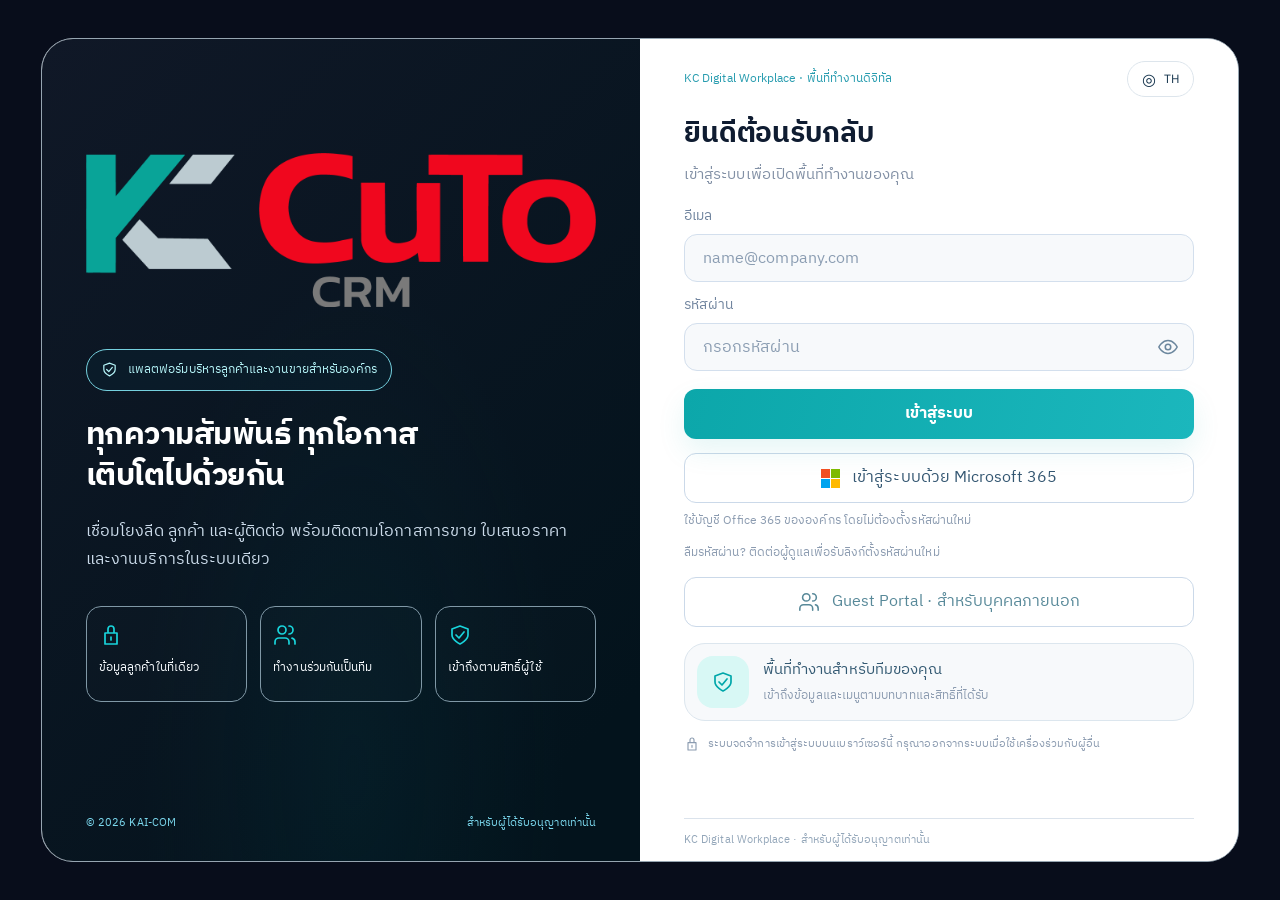
<file: index.html>
<!DOCTYPE html>
<html lang="en">
  <head>
    <meta charset="UTF-8" />
    <meta name="viewport" content="width=device-width, initial-scale=1.0" />
    <meta name="kc-release" content="20261009-permission-retest" />
    <title>KC CuTo CRM</title>
    <meta
      name="description"
      content="Streamline B2B sales and service management with a modern CRM dashboard designed for Thai enterprises, enhancing productivity and insights for sales teams."
    />
    <meta name="robots" content="noindex, nofollow" />
    <style>
      html,
      body {
        height: 100%;
        margin: 0;
      }
      #root {
        height: 100%;
      }
    </style>
    <!-- One release ID for all users, module dependencies and stylesheets. -->
    <script type="importmap">{"imports":{"./src/access-management.mjs?v=20261006-stats-fk":"./src/access-management.mjs?v=20261009-permission-retest","./src/account-list-view.mjs?v=20260930-customer-card":"./src/account-list-view.mjs?v=20261009-permission-retest","./src/account-onboarding.mjs?v=20261006":"./src/account-onboarding.mjs?v=20261009-permission-retest","./src/ai-robot.mjs?v=20261002-wave":"./src/ai-robot.mjs?v=20261009-permission-retest","./src/ai-settings.mjs":"./src/ai-settings.mjs?v=20261009-permission-retest","./src/contact-detail-enterprise.mjs?v=20261007-popup":"./src/contact-detail-enterprise.mjs?v=20261009-permission-retest","./src/contact-list-view.mjs":"./src/contact-list-view.mjs?v=20261009-permission-retest","./src/context-navigation.mjs?v=20261007-full-sales":"./src/context-navigation.mjs?v=20261009-permission-retest","./src/customer-dialog.mjs?v=20261005":"./src/customer-dialog.mjs?v=20261009-permission-retest","./src/customer360-finance-model.mjs?v=20261005":"./src/customer360-finance-model.mjs?v=20261009-permission-retest","./src/customer360-finance.mjs?v=20261005":"./src/customer360-finance.mjs?v=20261009-permission-retest","./src/customer360-followup.mjs?v=20261005":"./src/customer360-followup.mjs?v=20261009-permission-retest","./src/customer360-model.mjs?v=20261004":"./src/customer360-model.mjs?v=20261009-permission-retest","./src/customer360-readiness-model.mjs?v=20261005-workflows":"./src/customer360-readiness-model.mjs?v=20261009-permission-retest","./src/customer360-readiness.mjs?v=20261005-workflows":"./src/customer360-readiness.mjs?v=20261009-permission-retest","./src/customer360.mjs?v=20261005-workflows":"./src/customer360.mjs?v=20261009-permission-retest","./src/dashboard-studio.mjs?v=20261007-sales-planets":"./src/dashboard-studio.mjs?v=20261009-permission-retest","./src/delete-user.mjs?v=20261002":"./src/delete-user.mjs?v=20261009-permission-retest","./src/email-studio-model.mjs?v=20261004":"./src/email-studio-model.mjs?v=20261009-permission-retest","./src/email-studio.mjs?v=20261004":"./src/email-studio.mjs?v=20261009-permission-retest","./src/executive-dashboard.mjs?v=20261004-solar":"./src/executive-dashboard.mjs?v=20261009-permission-retest","./src/experience.mjs?v=20261004-no-duplicate-menu":"./src/experience.mjs?v=20261009-permission-retest","./src/grouped-navigation.mjs?v=20261007-full-sales":"./src/grouped-navigation.mjs?v=20261009-permission-retest","./src/header-ai-chat.mjs?v=20261004":"./src/header-ai-chat.mjs?v=20261009-permission-retest","./src/internal-model.mjs":"./src/internal-model.mjs?v=20261009-permission-retest","./src/internal-model.mjs?v=20261001-service":"./src/internal-model.mjs?v=20261009-permission-retest","./src/internal-model.mjs?v=20261005-customer-form":"./src/internal-model.mjs?v=20261009-permission-retest","./src/internal-options.mjs":"./src/internal-options.mjs?v=20261009-permission-retest","./src/internal-reports.mjs?v=20261002-commas":"./src/internal-reports.mjs?v=20261009-permission-retest","./src/internal-workspace.mjs?v=20261001-master-popup":"./src/internal-workspace.mjs?v=20261009-permission-retest","./src/internal-workspace.mjs?v=20261007-contact-popup":"./src/internal-workspace.mjs?v=20261009-permission-retest","./src/inventory-model.mjs?v=20261001-inventory":"./src/inventory-model.mjs?v=20261009-permission-retest","./src/inventory.mjs?v=20261002-account360":"./src/inventory.mjs?v=20261009-permission-retest","./src/inventory.mjs?v=20261003-crm-owned":"./src/inventory.mjs?v=20261009-permission-retest","./src/invite-error.mjs?v=20261006":"./src/invite-error.mjs?v=20261009-permission-retest","./src/lead-detail-enterprise.mjs?v=20261007-figma":"./src/lead-detail-enterprise.mjs?v=20261009-permission-retest","./src/login-layout.mjs?v=20261007-approved-mockup":"./src/login-layout.mjs?v=20261009-permission-retest","./src/marketing-email.mjs?v=20261004-studio":"./src/marketing-email.mjs?v=20261009-permission-retest","./src/marketing-model.mjs":"./src/marketing-model.mjs?v=20261009-permission-retest","./src/master-data-model.mjs?v=20261001-master-popup":"./src/master-data-model.mjs?v=20261009-permission-retest","./src/master-data.mjs":"./src/master-data.mjs?v=20261009-permission-retest","./src/master-data.mjs?v=20261001-master-popup":"./src/master-data.mjs?v=20261009-permission-retest","./src/microsoft-login.mjs?v=20261002-live":"./src/microsoft-login.mjs?v=20261009-permission-retest","./src/number-format.mjs?v=20261002-commas":"./src/number-format.mjs?v=20261009-permission-retest","./src/opportunity-detail.mjs":"./src/opportunity-detail.mjs?v=20261009-permission-retest","./src/opportunity-dialog.mjs?v=20261001":"./src/opportunity-dialog.mjs?v=20261009-permission-retest","./src/profile-document-defaults.mjs?v=20261007-profile":"./src/profile-document-defaults.mjs?v=20261009-permission-retest","./src/profile-names.mjs?v=20261002":"./src/profile-names.mjs?v=20261009-permission-retest","./src/quotation-assets.mjs?v=20261004-logo-fix":"./src/quotation-assets.mjs?v=20261009-permission-retest","./src/quotation-company.mjs?v=20261004":"./src/quotation-company.mjs?v=20261009-permission-retest","./src/quotation-customer-picker.mjs?v=20261005-company":"./src/quotation-customer-picker.mjs?v=20261009-permission-retest","./src/quotation-designer.mjs?v=20261004":"./src/quotation-designer.mjs?v=20261009-permission-retest","./src/quotation-detail.mjs?v=20261003-compact-columns":"./src/quotation-detail.mjs?v=20261009-permission-retest","./src/quotation-document.mjs?v=20261007-profile":"./src/quotation-document.mjs?v=20261009-permission-retest","./src/quotation-payment-terms.mjs":"./src/quotation-payment-terms.mjs?v=20261009-permission-retest","./src/quotation-print.mjs?v=20261007-a4":"./src/quotation-print.mjs?v=20261009-permission-retest","./src/quotation-product-picker.mjs?v=20261004-expanded":"./src/quotation-product-picker.mjs?v=20261009-permission-retest","./src/record-popup.mjs?v=20261004":"./src/record-popup.mjs?v=20261009-permission-retest","./src/record-profile.mjs":"./src/record-profile.mjs?v=20261009-permission-retest","./src/record-profile.mjs?v=20260930-accounts":"./src/record-profile.mjs?v=20261009-permission-retest","./src/record-profile.mjs?v=20260930-customer-form":"./src/record-profile.mjs?v=20261009-permission-retest","./src/role-access.mjs":"./src/role-access.mjs?v=20261009-permission-retest","./src/role-access.mjs?v=20261007-full-sales":"./src/role-access.mjs?v=20261009-permission-retest","./src/role-permission-save.mjs?v=20261002-live-access":"./src/role-permission-save.mjs?v=20261009-permission-retest","./src/sales-list-view.mjs":"./src/sales-list-view.mjs?v=20261009-permission-retest","./src/sales-map-model.mjs":"./src/sales-map-model.mjs?v=20261009-permission-retest","./src/sales-map-model.mjs?v=20261001-so":"./src/sales-map-model.mjs?v=20261009-permission-retest","./src/sales-map.mjs?v=20261004-vertical":"./src/sales-map.mjs?v=20261009-permission-retest","./src/sales-motion.mjs?v=20261004-loop":"./src/sales-motion.mjs?v=20261009-permission-retest","./src/sales-target-model.mjs?v=20261002-targets":"./src/sales-target-model.mjs?v=20261009-permission-retest","./src/sales-targets.mjs?v=20261007-sales-planets":"./src/sales-targets.mjs?v=20261009-permission-retest","./src/seller-ranking.mjs?v=20261004-vertical":"./src/seller-ranking.mjs?v=20261009-permission-retest","./src/service-demo.mjs?v=20261001-service":"./src/service-demo.mjs?v=20261009-permission-retest","./src/service-desk.mjs?v=20261007-profile":"./src/service-desk.mjs?v=20261009-permission-retest","./src/service-list-view.mjs":"./src/service-list-view.mjs?v=20261009-permission-retest","./src/service-model.mjs?v=20261001-service":"./src/service-model.mjs?v=20261009-permission-retest","./src/settings-model.mjs":"./src/settings-model.mjs?v=20261009-permission-retest","./src/settings-model.mjs?v=20261004-quote-company":"./src/settings-model.mjs?v=20261009-permission-retest","./src/settings-workspace.mjs?v=20261007-full-sales":"./src/settings-workspace.mjs?v=20261009-permission-retest","./src/sidebar-toggle.mjs?v=20260927-layout":"./src/sidebar-toggle.mjs?v=20261009-permission-retest","./src/thai-address-data.mjs":"./src/thai-address-data.mjs?v=20261009-permission-retest","./src/thai-address.mjs":"./src/thai-address.mjs?v=20261009-permission-retest","./src/thailand-map-data.mjs":"./src/thailand-map-data.mjs?v=20261009-permission-retest","./src/user-profile.mjs?v=20261007-profile":"./src/user-profile.mjs?v=20261009-permission-retest","./src/workspace-theme.mjs?v=20261001-five-themes":"./src/workspace-theme.mjs?v=20261009-permission-retest"}}</script>
    <script type="module" crossorigin src="./app-C2ITSffc.js?v=20261009-permission-retest"></script>
    <link rel="stylesheet" crossorigin href="./app-Dou2_7PY.css?v=20261009-permission-retest" />
    <link rel="stylesheet" href="./src/experience.css?v=20261009-permission-retest" />
  <link rel="stylesheet" href="./src/executive-dashboard.css?v=20261009-permission-retest" />
  <link rel="stylesheet" href="./src/sidebar-toggle.css?v=20261009-permission-retest" />
  <link rel="stylesheet" href="./src/grouped-navigation.css?v=20261009-permission-retest" />
  <link rel="stylesheet" href="./src/context-navigation.css?v=20261009-permission-retest" />
  <link rel="stylesheet" href="./src/contact-list-view.css?v=20261009-permission-retest" />
  <link rel="stylesheet" href="./src/section-themes.css?v=20261009-permission-retest" />
  <link rel="stylesheet" href="./src/sales-list-view.css?v=20261009-permission-retest" />
  <link rel="stylesheet" href="./src/service-list-view.css?v=20261009-permission-retest" />
  <link rel="stylesheet" href="./src/dashboard-layout.css?v=20261009-permission-retest" />
  <link rel="stylesheet" href="./src/record-profile.css?v=20261009-permission-retest" />
  <link rel="stylesheet" href="./src/account-list-view.css?v=20261009-permission-retest" />
  <link rel="stylesheet" href="./src/lead-customer-toolbar.css?v=20261009-permission-retest" />
  <link rel="stylesheet" href="./src/lead-detail-enterprise.css?v=20261009-permission-retest" />
<link rel="stylesheet" href="./src/login-layout.css?v=20261009-permission-retest" />
<link rel="stylesheet" href="./src/login-brand-balance.css?v=20261009-permission-retest" />
<link rel="stylesheet" href="./src/lead-activity-layout.css?v=20261009-permission-retest" />
<link rel="stylesheet" href="./src/quotation-document.css?v=20261009-permission-retest" />
<link rel="stylesheet" href="./src/opportunity-dialog.css?v=20261009-permission-retest" />
<link rel="stylesheet" href="./src/marketing-email.css?v=20261009-permission-retest">
<link rel="stylesheet" href="./src/sales-map.css?v=20261009-permission-retest">
<link rel="stylesheet" href="./src/service-desk.css?v=20261009-permission-retest">
<link rel="stylesheet" href="./src/inventory.css?v=20261009-permission-retest">
<link rel="stylesheet" href="./src/focus-borders.css?v=20261009-permission-retest">
  <link rel="stylesheet" href="./src/access-management.css?v=20261009-permission-retest" />
<link rel="stylesheet" href="./src/sales-targets.css?v=20261009-permission-retest">
<link rel="stylesheet" href="./src/dashboard-studio.css?v=20261009-permission-retest">
<link rel="stylesheet" href="./src/sales-motion.css?v=20261009-permission-retest" /><link rel="stylesheet" href="./src/header-ai-chat.css?v=20261009-permission-retest" /><link rel="stylesheet" href="./src/dashboard-solar.css?v=20261009-permission-retest" /><link rel="stylesheet" href="./src/seller-ranking.css?v=20261009-permission-retest" /><link rel="stylesheet" href="./src/customer360.css?v=20261009-permission-retest" /><link rel="stylesheet" href="./src/email-studio.css?v=20261009-permission-retest" />
<link rel="stylesheet" href="./src/popup-close.css?v=20261009-permission-retest" />
<link rel="stylesheet" href="./src/quotation-designer.css?v=20261009-permission-retest" />
<link rel="stylesheet" href="./src/date-time-picker.css?v=20261009-permission-retest" />
<script type="module" src="./src/date-time-picker.mjs?v=20261009-permission-retest"></script>
<script type="module" src="./src/select-labels.mjs?v=20261009-permission-retest"></script>
<link rel="stylesheet" href="./src/opportunity-detail.css?v=20261009-permission-retest" />
<link rel="stylesheet" href="./src/internal-reports.css?v=20261009-permission-retest">
</head>
  <body>
    <div id="root"></div>
  </body>
</html>
</file>
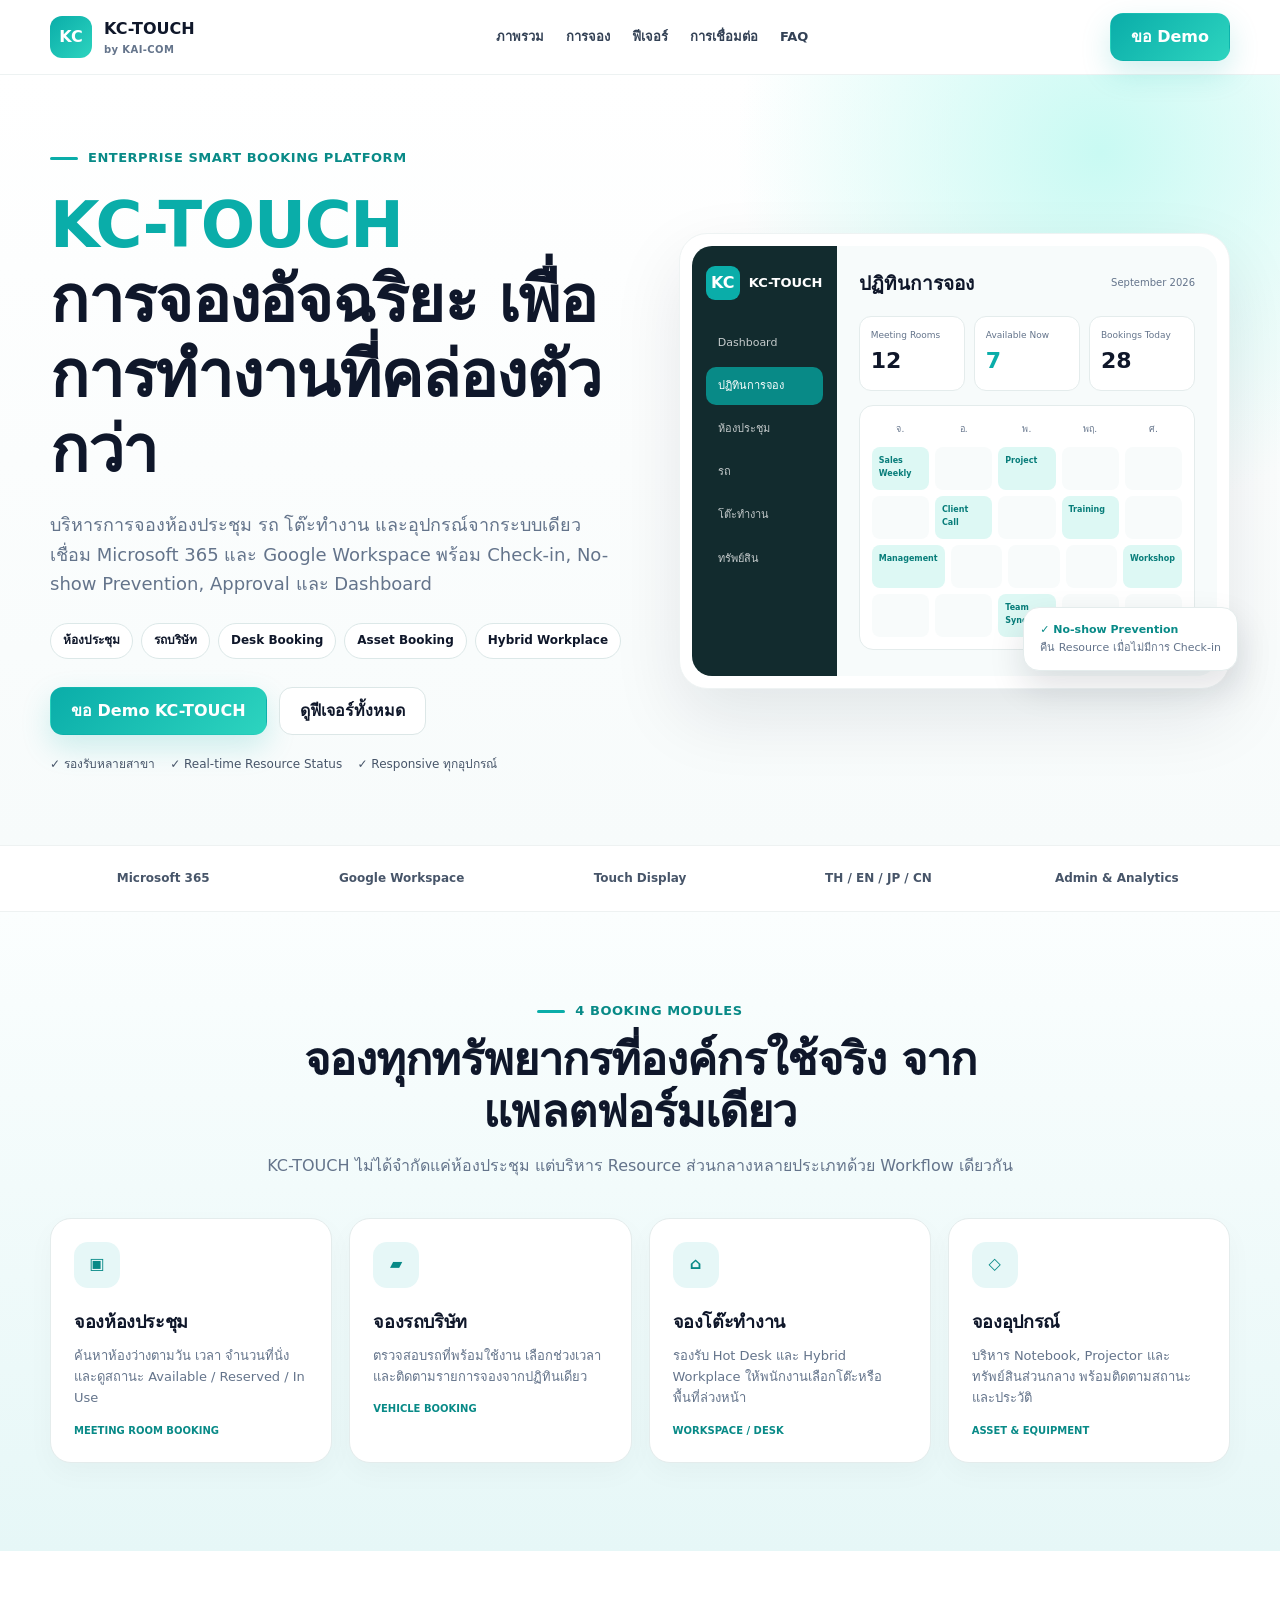
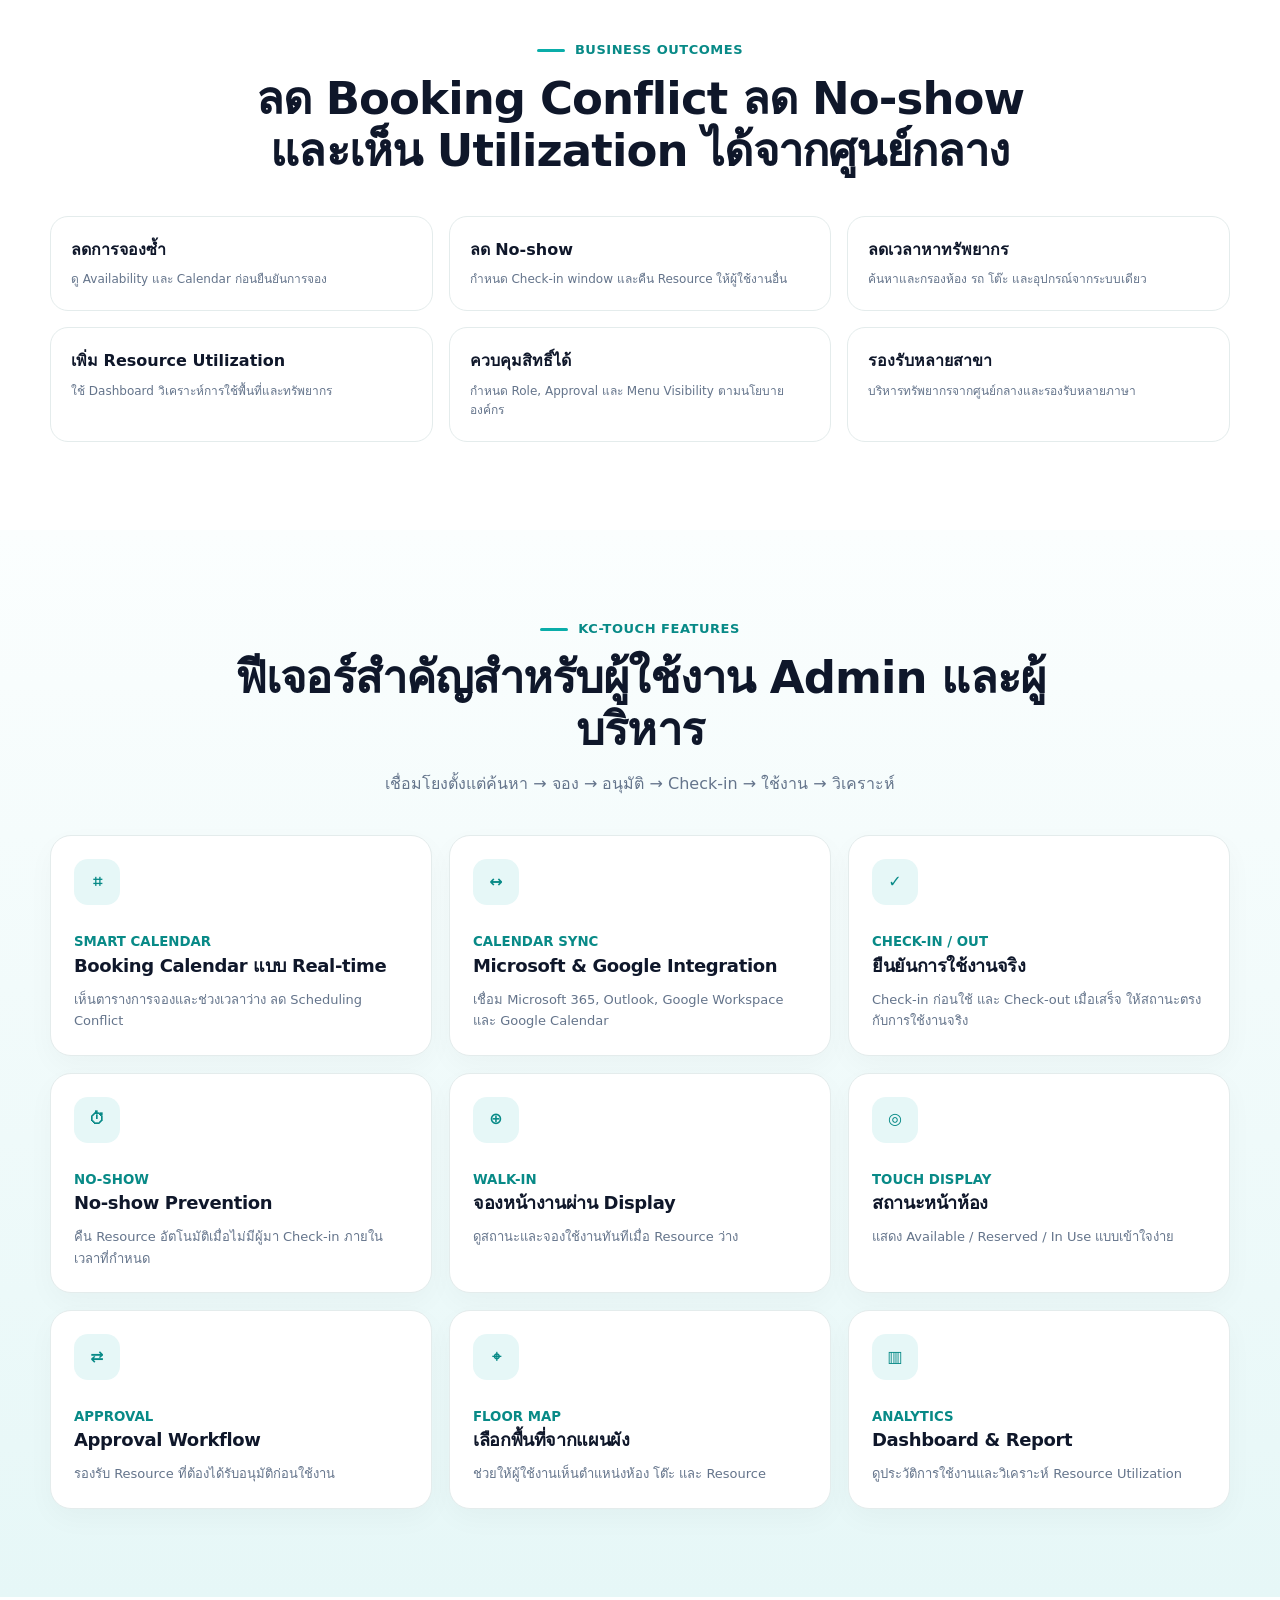
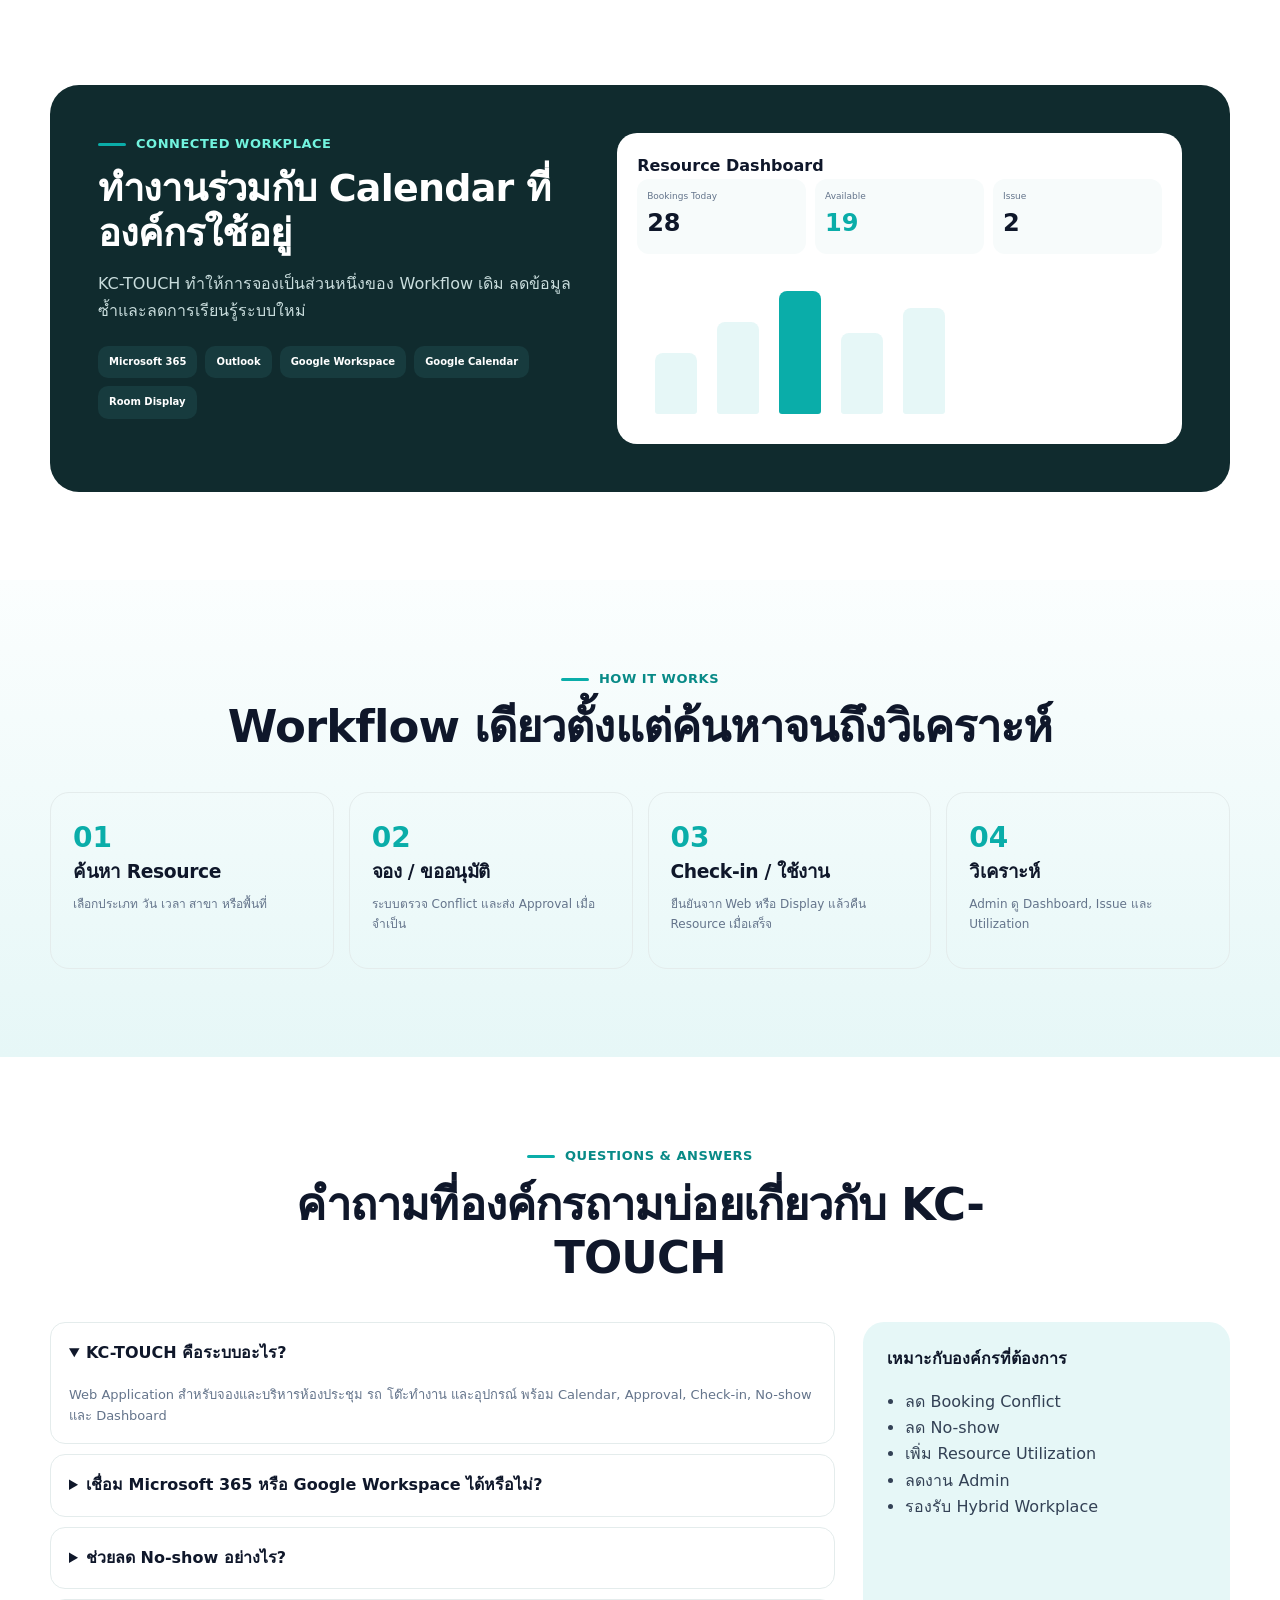
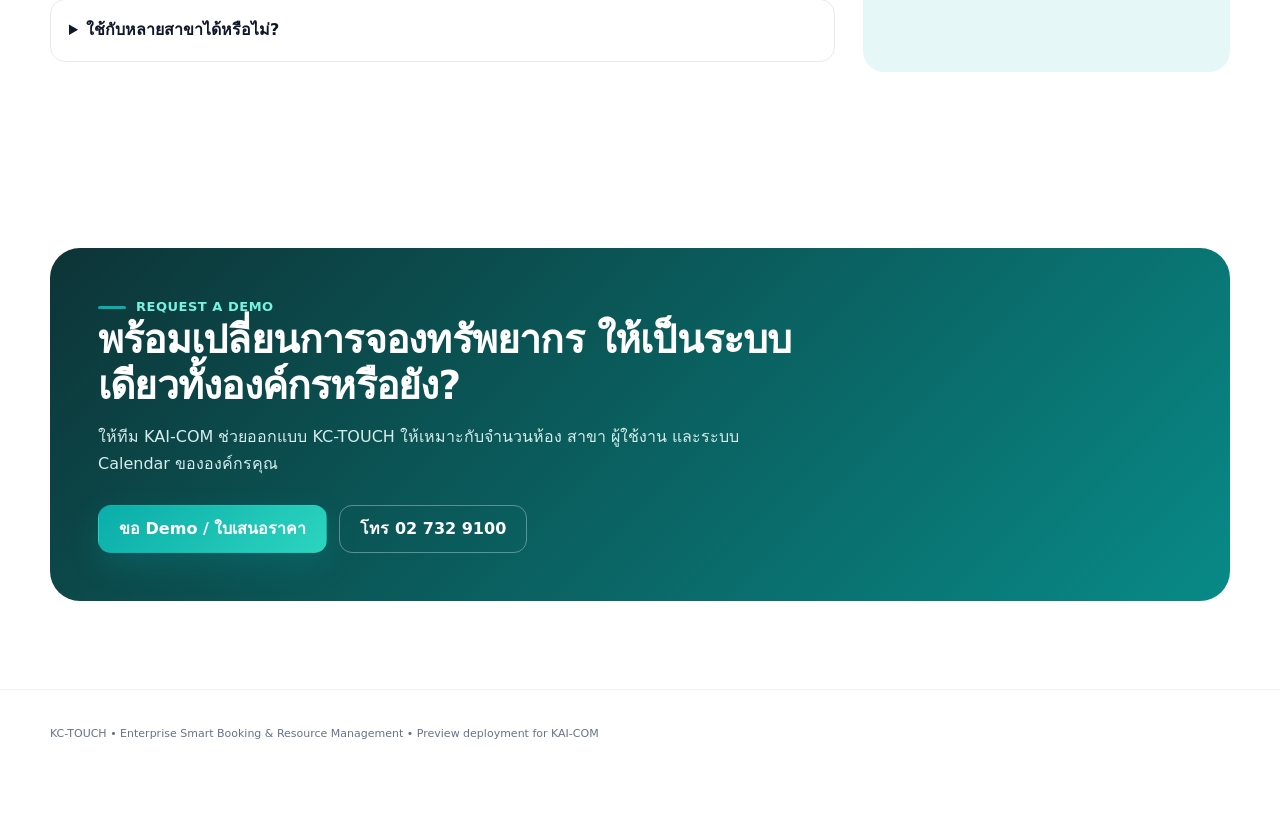
<file: public-preview/kc-touch/index.html>
<!doctype html>
<html lang="th">
<head>
<meta charset="utf-8">
<meta name="viewport" content="width=device-width,initial-scale=1">
<title>KC-TOUCH | Enterprise Smart Booking & Resource Management</title>
<meta name="description" content="KC-TOUCH ระบบจองห้องประชุม รถ โต๊ะทำงาน และอุปกรณ์สำหรับองค์กร เชื่อม Microsoft 365 และ Google Workspace พร้อม Check-in, No-show, Approval และ Dashboard">
<meta name="robots" content="noindex,nofollow">
<style>
:root{--t:#0AADA9;--td:#088A87;--a:#2DD4BF;--tl:#E6F7F7;--n:#0F172A;--n2:#1E293B;--m:#64748B;--line:#E4ECEC;--bg:#F7FBFB;--w:#fff}
*{box-sizing:border-box}html{scroll-behavior:smooth}body{margin:0;font-family:"IBM Plex Sans Thai","Noto Sans Thai",Inter,system-ui,sans-serif;color:var(--n);background:#fff;line-height:1.65}
a{text-decoration:none;color:inherit}.wrap{width:min(1180px,calc(100% - 40px));margin:auto}.nav{position:sticky;top:0;z-index:50;background:#ffffffec;backdrop-filter:blur(16px);border-bottom:1px solid #edf2f2}.navin{height:74px;display:flex;align-items:center;gap:26px}.brand{display:flex;align-items:center;gap:12px;font-weight:900}.mark{width:42px;height:42px;border-radius:12px;background:linear-gradient(135deg,var(--t),var(--a));display:grid;place-items:center;color:#fff}.brand small{display:block;font-size:10px;color:var(--m);letter-spacing:.04em}.links{display:flex;gap:22px;margin-left:auto;font-size:13px;font-weight:700;color:#334155}.btn{display:inline-flex;align-items:center;justify-content:center;min-height:48px;padding:0 20px;border-radius:13px;font-weight:800;border:1px solid transparent}.primary{background:linear-gradient(135deg,var(--t),var(--a));color:#fff;box-shadow:0 12px 30px #0aada930}.secondary{background:#fff;border-color:#dce7e7}.hero{background:radial-gradient(circle at 86% 10%,#c9faf3 0,transparent 28%),linear-gradient(180deg,#fff,var(--bg));padding:72px 0 70px;overflow:hidden}.heroGrid{display:grid;grid-template-columns:1.02fr .98fr;gap:55px;align-items:center}.ey{font-size:13px;font-weight:900;color:var(--td);letter-spacing:.04em}.ey:before{content:"";display:inline-block;width:28px;height:3px;background:var(--t);border-radius:9px;margin-right:10px;vertical-align:middle}h1,h2,h3{line-height:1.17;margin:0;letter-spacing:-.02em}h1{font-size:clamp(40px,5vw,67px);margin-top:20px}h1 strong{color:var(--t)}.lead{font-size:18px;color:var(--m);margin-top:22px;max-width:670px}.chips{display:flex;flex-wrap:wrap;gap:8px;margin-top:24px}.chip{padding:7px 12px;border:1px solid #dce8e8;border-radius:99px;background:#fff;font-size:12px;font-weight:700}.actions{display:flex;gap:12px;flex-wrap:wrap;margin-top:28px}.trust{margin-top:20px;font-size:12px;color:#475569}.app{border-radius:28px;background:#fff;padding:12px;box-shadow:0 28px 70px #0f172a18;border:1px solid #eef3f3}.appShell{display:grid;grid-template-columns:145px 1fr;height:430px;border-radius:20px;overflow:hidden;background:#f7fbfb}.side{background:#122b2e;color:#fff;padding:20px 14px}.sideBrand{display:flex;gap:9px;align-items:center;margin-bottom:24px}.mini{width:34px;height:34px;border-radius:9px;background:var(--t);display:grid;place-items:center;font-weight:900}.side strong{font-size:13px}.menu{padding:10px 12px;border-radius:10px;font-size:11px;margin:5px 0;opacity:.75}.menu.active{background:var(--td);opacity:1}.content{padding:22px}.contentTop{display:flex;justify-content:space-between;align-items:center}.contentTop b{font-size:19px}.date{font-size:10px;color:var(--m)}.stats{display:grid;grid-template-columns:repeat(3,1fr);gap:9px;margin-top:17px}.stat{background:#fff;border:1px solid var(--line);border-radius:12px;padding:11px}.stat small{display:block;color:var(--m);font-size:9px}.stat b{font-size:22px}.calendar{margin-top:14px;background:#fff;border:1px solid var(--line);border-radius:14px;padding:12px}.days,.row{display:grid;grid-template-columns:repeat(5,1fr);gap:6px}.days span{font-size:9px;text-align:center;color:var(--m);padding:4px}.cell{height:43px;border-radius:8px;background:#f8fbfb;margin-top:6px;padding:7px;font-size:8px;color:#64748b}.cell.busy{background:#ddf8f4;color:#087d7a;font-weight:800}.float{position:absolute;right:-8px;bottom:18px;background:#fff;border:1px solid var(--line);box-shadow:0 16px 35px #0f172a20;border-radius:16px;padding:13px 16px;font-size:11px}.visual{position:relative}.strip{border-block:1px solid #eef2f2;padding:23px 0}.stripGrid{display:grid;grid-template-columns:repeat(5,1fr);gap:12px}.stripItem{text-align:center;font-weight:800;font-size:12px;color:#475569}.section{padding:88px 0}.soft{background:linear-gradient(180deg,#fbfefe,var(--tl))}.head{text-align:center;max-width:830px;margin:0 auto 38px}.head h2{font-size:clamp(30px,4vw,45px);margin-top:12px}.head p{color:var(--m);font-size:16px;margin:14px auto 0}.cards4{display:grid;grid-template-columns:repeat(4,1fr);gap:17px}.card{border:1px solid var(--line);border-radius:21px;padding:23px;background:#fff;box-shadow:0 10px 28px #0f172a08}.icon{width:46px;height:46px;border-radius:14px;background:var(--tl);display:grid;place-items:center;color:var(--td);font-weight:900;margin-bottom:23px}.card h3{font-size:18px}.card p{font-size:13px;color:var(--m);margin-bottom:0}.tag{display:block;color:var(--td);font-size:10px;font-weight:900;margin-top:14px}.features{display:grid;grid-template-columns:repeat(3,1fr);gap:17px}.feature{min-height:190px}.feature small{color:var(--td);font-weight:900}.benefits{display:grid;grid-template-columns:repeat(3,1fr);gap:16px}.benefit{background:#fff;border:1px solid var(--line);border-radius:18px;padding:20px}.benefit b{display:block;margin-bottom:7px}.benefit p{margin:0;color:var(--m);font-size:12px}.dark{background:#102b2e;color:#fff;border-radius:29px;padding:48px;display:grid;grid-template-columns:.92fr 1.08fr;gap:38px}.dark h2{font-size:38px;color:#fff;margin-top:12px}.dark p{color:#c9dddd}.ints{display:flex;flex-wrap:wrap;gap:8px;margin-top:22px}.int{background:#173b3e;padding:8px 11px;border-radius:10px;font-size:10px;font-weight:800}.dash{background:#fff;border-radius:20px;padding:20px;color:var(--n)}.kpis{display:grid;grid-template-columns:repeat(3,1fr);gap:9px}.kpi{background:var(--bg);border-radius:12px;padding:10px}.kpi small{display:block;font-size:9px;color:var(--m)}.kpi b{font-size:24px}.bars{display:flex;align-items:flex-end;gap:20px;height:170px;padding:25px 18px 10px}.bar{width:42px;background:var(--tl);border-radius:8px 8px 3px 3px}.bar.hot{background:var(--t)}.workflow{display:grid;grid-template-columns:repeat(4,1fr);gap:15px}.step{border:1px solid var(--line);border-radius:19px;padding:22px}.num{font-size:28px;font-weight:900;color:var(--t)}.step p{font-size:12px;color:var(--m)}.faq{display:grid;grid-template-columns:1.5fr .7fr;gap:28px}.faq details{border:1px solid var(--line);border-radius:15px;padding:0 18px;margin-bottom:10px}.faq summary{padding:17px 0;font-weight:800;cursor:pointer}.faq p{color:var(--m);font-size:13px;margin:0 0 17px}.aside{background:var(--tl);border-radius:21px;padding:24px}.aside ul{padding-left:18px;color:#334155}.cta{background:linear-gradient(135deg,#0d3437,var(--td));border-radius:30px;padding:48px;color:#fff}.cta h2{font-size:39px;color:#fff;max-width:760px}.cta p{color:#d5eded;max-width:700px}.cta .secondary{background:transparent;color:#fff;border-color:#ffffff55}.foot{padding:35px 0 85px;color:#64748b;font-size:11px;border-top:1px solid #eef2f2}
@media(max-width:900px){.links{display:none}.heroGrid,.dark,.faq{grid-template-columns:1fr}.cards4{grid-template-columns:repeat(2,1fr)}.features,.benefits{grid-template-columns:repeat(2,1fr)}.workflow{grid-template-columns:repeat(2,1fr)}.stripGrid{grid-template-columns:repeat(3,1fr)}}@media(max-width:600px){.wrap{width:min(100% - 26px,1180px)}.hero{padding-top:48px}.cards4,.features,.benefits,.workflow{grid-template-columns:1fr}.stripGrid{grid-template-columns:repeat(2,1fr)}.appShell{grid-template-columns:100px 1fr;height:390px}.side{padding:12px 8px}.menu{padding:8px 6px}.content{padding:12px}.stats{grid-template-columns:1fr}.stats .stat:nth-child(n+2){display:none}.float{position:static;margin-top:10px}.dark{padding:28px}.section{padding:65px 0}}
</style>
</head>
<body>
<header class="nav"><div class="wrap navin"><a class="brand" href="#"><span class="mark">KC</span><span>KC-TOUCH<small>by KAI-COM</small></span></a><nav class="links"><a href="#overview">ภาพรวม</a><a href="#booking">การจอง</a><a href="#features">ฟีเจอร์</a><a href="#integration">การเชื่อมต่อ</a><a href="#faq">FAQ</a></nav><a class="btn primary" style="margin-left:auto" href="https://www.kai-com.com/th/services/application/smart-room-booking" target="_blank">ขอ Demo</a></div></header>
<main>
<section class="hero" id="overview"><div class="wrap heroGrid"><div><div class="ey">ENTERPRISE SMART BOOKING PLATFORM</div><h1><strong>KC-TOUCH</strong><br>การจองอัจฉริยะ เพื่อการทำงานที่คล่องตัวกว่า</h1><p class="lead">บริหารการจองห้องประชุม รถ โต๊ะทำงาน และอุปกรณ์จากระบบเดียว เชื่อม Microsoft 365 และ Google Workspace พร้อม Check-in, No-show Prevention, Approval และ Dashboard</p><div class="chips"><span class="chip">ห้องประชุม</span><span class="chip">รถบริษัท</span><span class="chip">Desk Booking</span><span class="chip">Asset Booking</span><span class="chip">Hybrid Workplace</span></div><div class="actions"><a class="btn primary" href="https://www.kai-com.com/th/services/application/smart-room-booking" target="_blank">ขอ Demo KC-TOUCH</a><a class="btn secondary" href="#features">ดูฟีเจอร์ทั้งหมด</a></div><div class="trust">✓ รองรับหลายสาขา &nbsp;&nbsp; ✓ Real-time Resource Status &nbsp;&nbsp; ✓ Responsive ทุกอุปกรณ์</div></div>
<div class="visual"><div class="app"><div class="appShell"><aside class="side"><div class="sideBrand"><span class="mini">KC</span><strong>KC-TOUCH</strong></div><div class="menu">Dashboard</div><div class="menu active">ปฏิทินการจอง</div><div class="menu">ห้องประชุม</div><div class="menu">รถ</div><div class="menu">โต๊ะทำงาน</div><div class="menu">ทรัพย์สิน</div></aside><section class="content"><div class="contentTop"><b>ปฏิทินการจอง</b><span class="date">September 2026</span></div><div class="stats"><div class="stat"><small>Meeting Rooms</small><b>12</b></div><div class="stat"><small>Available Now</small><b style="color:var(--t)">7</b></div><div class="stat"><small>Bookings Today</small><b>28</b></div></div><div class="calendar"><div class="days"><span>จ.</span><span>อ.</span><span>พ.</span><span>พฤ.</span><span>ศ.</span></div><div class="row"><div class="cell busy">Sales Weekly</div><div class="cell"></div><div class="cell busy">Project</div><div class="cell"></div><div class="cell"></div></div><div class="row"><div class="cell"></div><div class="cell busy">Client Call</div><div class="cell"></div><div class="cell busy">Training</div><div class="cell"></div></div><div class="row"><div class="cell busy">Management</div><div class="cell"></div><div class="cell"></div><div class="cell"></div><div class="cell busy">Workshop</div></div><div class="row"><div class="cell"></div><div class="cell"></div><div class="cell busy">Team Sync</div><div class="cell"></div><div class="cell"></div></div></div></section></div></div><div class="float"><b style="color:var(--td)">✓ No-show Prevention</b><br><span style="color:var(--m)">คืน Resource เมื่อไม่มีการ Check-in</span></div></div></div></section>
<div class="strip"><div class="wrap stripGrid"><div class="stripItem">Microsoft 365</div><div class="stripItem">Google Workspace</div><div class="stripItem">Touch Display</div><div class="stripItem">TH / EN / JP / CN</div><div class="stripItem">Admin & Analytics</div></div></div>

<section class="section soft" id="booking"><div class="wrap"><div class="head"><div class="ey">4 BOOKING MODULES</div><h2>จองทุกทรัพยากรที่องค์กรใช้จริง จากแพลตฟอร์มเดียว</h2><p>KC-TOUCH ไม่ได้จำกัดแค่ห้องประชุม แต่บริหาร Resource ส่วนกลางหลายประเภทด้วย Workflow เดียวกัน</p></div><div class="cards4">
<article class="card"><div class="icon">▣</div><h3>จองห้องประชุม</h3><p>ค้นหาห้องว่างตามวัน เวลา จำนวนที่นั่ง และดูสถานะ Available / Reserved / In Use</p><span class="tag">MEETING ROOM BOOKING</span></article>
<article class="card"><div class="icon">▰</div><h3>จองรถบริษัท</h3><p>ตรวจสอบรถที่พร้อมใช้งาน เลือกช่วงเวลา และติดตามรายการจองจากปฏิทินเดียว</p><span class="tag">VEHICLE BOOKING</span></article>
<article class="card"><div class="icon">⌂</div><h3>จองโต๊ะทำงาน</h3><p>รองรับ Hot Desk และ Hybrid Workplace ให้พนักงานเลือกโต๊ะหรือพื้นที่ล่วงหน้า</p><span class="tag">WORKSPACE / DESK</span></article>
<article class="card"><div class="icon">◇</div><h3>จองอุปกรณ์</h3><p>บริหาร Notebook, Projector และทรัพย์สินส่วนกลาง พร้อมติดตามสถานะและประวัติ</p><span class="tag">ASSET & EQUIPMENT</span></article>
</div></div></section>

<section class="section"><div class="wrap"><div class="head"><div class="ey">BUSINESS OUTCOMES</div><h2>ลด Booking Conflict ลด No-show และเห็น Utilization ได้จากศูนย์กลาง</h2></div><div class="benefits"><div class="benefit"><b>ลดการจองซ้ำ</b><p>ดู Availability และ Calendar ก่อนยืนยันการจอง</p></div><div class="benefit"><b>ลด No-show</b><p>กำหนด Check-in window และคืน Resource ให้ผู้ใช้งานอื่น</p></div><div class="benefit"><b>ลดเวลาหาทรัพยากร</b><p>ค้นหาและกรองห้อง รถ โต๊ะ และอุปกรณ์จากระบบเดียว</p></div><div class="benefit"><b>เพิ่ม Resource Utilization</b><p>ใช้ Dashboard วิเคราะห์การใช้พื้นที่และทรัพยากร</p></div><div class="benefit"><b>ควบคุมสิทธิ์ได้</b><p>กำหนด Role, Approval และ Menu Visibility ตามนโยบายองค์กร</p></div><div class="benefit"><b>รองรับหลายสาขา</b><p>บริหารทรัพยากรจากศูนย์กลางและรองรับหลายภาษา</p></div></div></div></section>

<section class="section soft" id="features"><div class="wrap"><div class="head"><div class="ey">KC-TOUCH FEATURES</div><h2>ฟีเจอร์สำคัญสำหรับผู้ใช้งาน Admin และผู้บริหาร</h2><p>เชื่อมโยงตั้งแต่ค้นหา → จอง → อนุมัติ → Check-in → ใช้งาน → วิเคราะห์</p></div><div class="features">
<article class="card feature"><div class="icon">⌗</div><small>SMART CALENDAR</small><h3>Booking Calendar แบบ Real-time</h3><p>เห็นตารางการจองและช่วงเวลาว่าง ลด Scheduling Conflict</p></article>
<article class="card feature"><div class="icon">↔</div><small>CALENDAR SYNC</small><h3>Microsoft & Google Integration</h3><p>เชื่อม Microsoft 365, Outlook, Google Workspace และ Google Calendar</p></article>
<article class="card feature"><div class="icon">✓</div><small>CHECK-IN / OUT</small><h3>ยืนยันการใช้งานจริง</h3><p>Check-in ก่อนใช้ และ Check-out เมื่อเสร็จ ให้สถานะตรงกับการใช้งานจริง</p></article>
<article class="card feature"><div class="icon">⏱</div><small>NO-SHOW</small><h3>No-show Prevention</h3><p>คืน Resource อัตโนมัติเมื่อไม่มีผู้มา Check-in ภายในเวลาที่กำหนด</p></article>
<article class="card feature"><div class="icon">⊕</div><small>WALK-IN</small><h3>จองหน้างานผ่าน Display</h3><p>ดูสถานะและจองใช้งานทันทีเมื่อ Resource ว่าง</p></article>
<article class="card feature"><div class="icon">◎</div><small>TOUCH DISPLAY</small><h3>สถานะหน้าห้อง</h3><p>แสดง Available / Reserved / In Use แบบเข้าใจง่าย</p></article>
<article class="card feature"><div class="icon">⇄</div><small>APPROVAL</small><h3>Approval Workflow</h3><p>รองรับ Resource ที่ต้องได้รับอนุมัติก่อนใช้งาน</p></article>
<article class="card feature"><div class="icon">⌖</div><small>FLOOR MAP</small><h3>เลือกพื้นที่จากแผนผัง</h3><p>ช่วยให้ผู้ใช้งานเห็นตำแหน่งห้อง โต๊ะ และ Resource</p></article>
<article class="card feature"><div class="icon">▥</div><small>ANALYTICS</small><h3>Dashboard & Report</h3><p>ดูประวัติการใช้งานและวิเคราะห์ Resource Utilization</p></article>
</div></div></section>

<section class="section" id="integration"><div class="wrap"><div class="dark"><div><div class="ey" style="color:#72f4df">CONNECTED WORKPLACE</div><h2>ทำงานร่วมกับ Calendar ที่องค์กรใช้อยู่</h2><p>KC-TOUCH ทำให้การจองเป็นส่วนหนึ่งของ Workflow เดิม ลดข้อมูลซ้ำและลดการเรียนรู้ระบบใหม่</p><div class="ints"><span class="int">Microsoft 365</span><span class="int">Outlook</span><span class="int">Google Workspace</span><span class="int">Google Calendar</span><span class="int">Room Display</span></div></div><div class="dash"><b>Resource Dashboard</b><div class="kpis"><div class="kpi"><small>Bookings Today</small><b>28</b></div><div class="kpi"><small>Available</small><b style="color:var(--t)">19</b></div><div class="kpi"><small>Issue</small><b>2</b></div></div><div class="bars"><div class="bar" style="height:45%"></div><div class="bar" style="height:68%"></div><div class="bar hot" style="height:91%"></div><div class="bar" style="height:60%"></div><div class="bar" style="height:78%"></div></div></div></div></div></section>

<section class="section soft"><div class="wrap"><div class="head"><div class="ey">HOW IT WORKS</div><h2>Workflow เดียวตั้งแต่ค้นหาจนถึงวิเคราะห์</h2></div><div class="workflow"><div class="step"><div class="num">01</div><h3>ค้นหา Resource</h3><p>เลือกประเภท วัน เวลา สาขา หรือพื้นที่</p></div><div class="step"><div class="num">02</div><h3>จอง / ขออนุมัติ</h3><p>ระบบตรวจ Conflict และส่ง Approval เมื่อจำเป็น</p></div><div class="step"><div class="num">03</div><h3>Check-in / ใช้งาน</h3><p>ยืนยันจาก Web หรือ Display แล้วคืน Resource เมื่อเสร็จ</p></div><div class="step"><div class="num">04</div><h3>วิเคราะห์</h3><p>Admin ดู Dashboard, Issue และ Utilization</p></div></div></div></section>

<section class="section" id="faq"><div class="wrap"><div class="head"><div class="ey">QUESTIONS & ANSWERS</div><h2>คำถามที่องค์กรถามบ่อยเกี่ยวกับ KC-TOUCH</h2></div><div class="faq"><div>
<details open><summary>KC-TOUCH คือระบบอะไร?</summary><p>Web Application สำหรับจองและบริหารห้องประชุม รถ โต๊ะทำงาน และอุปกรณ์ พร้อม Calendar, Approval, Check-in, No-show และ Dashboard</p></details>
<details><summary>เชื่อม Microsoft 365 หรือ Google Workspace ได้หรือไม่?</summary><p>ได้ ระบบรองรับการเชื่อมต่อกับ Microsoft และ Google Calendar เพื่อให้ข้อมูลตารางนัดหมายและการจองสอดคล้องกัน</p></details>
<details><summary>ช่วยลด No-show อย่างไร?</summary><p>กำหนดช่วงเวลา Check-in ได้ หากไม่มีการยืนยันตามเงื่อนไข ระบบสามารถคืน Resource ให้กลับมาว่างเพื่อให้ผู้อื่นจองต่อ</p></details>
<details><summary>ใช้กับหลายสาขาได้หรือไม่?</summary><p>ได้ KC-TOUCH รองรับการบริหารหลาย Resource และหลายสาขาจากศูนย์กลาง</p></details>
</div><aside class="aside"><b>เหมาะกับองค์กรที่ต้องการ</b><ul><li>ลด Booking Conflict</li><li>ลด No-show</li><li>เพิ่ม Resource Utilization</li><li>ลดงาน Admin</li><li>รองรับ Hybrid Workplace</li></ul></aside></div></div></section>

<section class="section"><div class="wrap"><div class="cta"><div class="ey" style="color:#75f3df">REQUEST A DEMO</div><h2>พร้อมเปลี่ยนการจองทรัพยากร ให้เป็นระบบเดียวทั้งองค์กรหรือยัง?</h2><p>ให้ทีม KAI-COM ช่วยออกแบบ KC-TOUCH ให้เหมาะกับจำนวนห้อง สาขา ผู้ใช้งาน และระบบ Calendar ขององค์กรคุณ</p><div class="actions"><a class="btn primary" href="https://www.kai-com.com/th/services/application/smart-room-booking" target="_blank">ขอ Demo / ใบเสนอราคา</a><a class="btn secondary" href="tel:+6627329100">โทร 02 732 9100</a></div></div></div></section>
</main>
<footer class="foot"><div class="wrap">KC-TOUCH • Enterprise Smart Booking & Resource Management • Preview deployment for KAI-COM</div></footer>
</body></html>
</file>
<file: app-Dou2_7PY.css>
@import"https://fonts.googleapis.com/css2?family=Anuphan:wght@300;400;500;600;700;800&display=swap";@import"https://fonts.googleapis.com/css2?family=Inter:ital,wght@0,300;0,400;0,500;0,600;0,700;0,800;1,400&display=swap";@import"https://fonts.googleapis.com/css2?family=Noto+Sans+Thai:wght@300;400;500;600;700;800&display=swap";/*! tailwindcss v4.1.12 | MIT License | https://tailwindcss.com */@layer properties{@supports (((-webkit-hyphens:none)) and (not (margin-trim:inline))) or ((-moz-orient:inline) and (not (color:rgb(from red r g b)))){*,:before,:after,::backdrop{--tw-translate-x:0;--tw-translate-y:0;--tw-translate-z:0;--tw-rotate-x:initial;--tw-rotate-y:initial;--tw-rotate-z:initial;--tw-skew-x:initial;--tw-skew-y:initial;--tw-space-y-reverse:0;--tw-space-x-reverse:0;--tw-divide-x-reverse:0;--tw-border-style:solid;--tw-divide-y-reverse:0;--tw-leading:initial;--tw-font-weight:initial;--tw-tracking:initial;--tw-ordinal:initial;--tw-slashed-zero:initial;--tw-numeric-figure:initial;--tw-numeric-spacing:initial;--tw-numeric-fraction:initial;--tw-shadow:0 0 #0000;--tw-shadow-color:initial;--tw-shadow-alpha:100%;--tw-inset-shadow:0 0 #0000;--tw-inset-shadow-color:initial;--tw-inset-shadow-alpha:100%;--tw-ring-color:initial;--tw-ring-shadow:0 0 #0000;--tw-inset-ring-color:initial;--tw-inset-ring-shadow:0 0 #0000;--tw-ring-inset:initial;--tw-ring-offset-width:0px;--tw-ring-offset-color:#fff;--tw-ring-offset-shadow:0 0 #0000;--tw-outline-style:solid;--tw-blur:initial;--tw-brightness:initial;--tw-contrast:initial;--tw-grayscale:initial;--tw-hue-rotate:initial;--tw-invert:initial;--tw-opacity:initial;--tw-saturate:initial;--tw-sepia:initial;--tw-drop-shadow:initial;--tw-drop-shadow-color:initial;--tw-drop-shadow-alpha:100%;--tw-drop-shadow-size:initial;--tw-backdrop-blur:initial;--tw-backdrop-brightness:initial;--tw-backdrop-contrast:initial;--tw-backdrop-grayscale:initial;--tw-backdrop-hue-rotate:initial;--tw-backdrop-invert:initial;--tw-backdrop-opacity:initial;--tw-backdrop-saturate:initial;--tw-backdrop-sepia:initial;--tw-duration:initial;--tw-ease:initial;--tw-scale-x:1;--tw-scale-y:1;--tw-scale-z:1;--tw-content:"";--tw-animation-delay:0s;--tw-animation-direction:normal;--tw-animation-duration:initial;--tw-animation-fill-mode:none;--tw-animation-iteration-count:1;--tw-enter-blur:0;--tw-enter-opacity:1;--tw-enter-rotate:0;--tw-enter-scale:1;--tw-enter-translate-x:0;--tw-enter-translate-y:0;--tw-exit-blur:0;--tw-exit-opacity:1;--tw-exit-rotate:0;--tw-exit-scale:1;--tw-exit-translate-x:0;--tw-exit-translate-y:0}}}@layer theme{:root,:host{--font-sans:ui-sans-serif,system-ui,sans-serif,"Apple Color Emoji","Segoe UI Emoji","Segoe UI Symbol","Noto Color Emoji";--font-mono:ui-monospace,SFMono-Regular,Menlo,Monaco,Consolas,"Liberation Mono","Courier New",monospace;--color-red-50:oklch(97.1% .013 17.38);--color-red-100:oklch(93.6% .032 17.717);--color-red-200:oklch(88.5% .062 18.334);--color-red-300:oklch(80.8% .114 19.571);--color-red-400:oklch(70.4% .191 22.216);--color-red-500:oklch(63.7% .237 25.331);--color-red-600:oklch(57.7% .245 27.325);--color-red-700:oklch(50.5% .213 27.518);--color-red-800:oklch(44.4% .177 26.899);--color-amber-50:oklch(98.7% .022 95.277);--color-amber-100:oklch(96.2% .059 95.617);--color-amber-200:oklch(92.4% .12 95.746);--color-amber-300:oklch(87.9% .169 91.605);--color-amber-500:oklch(76.9% .188 70.08);--color-amber-600:oklch(66.6% .179 58.318);--color-amber-700:oklch(55.5% .163 48.998);--color-amber-800:oklch(47.3% .137 46.201);--color-amber-900:oklch(41.4% .112 45.904);--color-yellow-100:oklch(97.3% .071 103.193);--color-yellow-700:oklch(55.4% .135 66.442);--color-green-50:oklch(98.2% .018 155.826);--color-green-100:oklch(96.2% .044 156.743);--color-green-200:oklch(92.5% .084 155.995);--color-green-300:oklch(87.1% .15 154.449);--color-green-400:oklch(79.2% .209 151.711);--color-green-500:oklch(72.3% .219 149.579);--color-green-600:oklch(62.7% .194 149.214);--color-green-700:oklch(52.7% .154 150.069);--color-green-800:oklch(44.8% .119 151.328);--color-teal-50:oklch(98.4% .014 180.72);--color-teal-200:oklch(91% .096 180.426);--color-teal-300:oklch(85.5% .138 181.071);--color-teal-400:oklch(77.7% .152 181.912);--color-teal-500:oklch(70.4% .14 182.503);--color-teal-600:oklch(60% .118 184.704);--color-teal-700:oklch(51.1% .096 186.391);--color-teal-800:oklch(43.7% .078 188.216);--color-cyan-50:oklch(98.4% .019 200.873);--color-cyan-200:oklch(91.7% .08 205.041);--color-cyan-700:oklch(52% .105 223.128);--color-blue-50:oklch(97% .014 254.604);--color-blue-100:oklch(93.2% .032 255.585);--color-blue-200:oklch(88.2% .059 254.128);--color-blue-500:oklch(62.3% .214 259.815);--color-blue-600:oklch(54.6% .245 262.881);--color-blue-700:oklch(48.8% .243 264.376);--color-blue-800:oklch(42.4% .199 265.638);--color-blue-900:oklch(37.9% .146 265.522);--color-violet-50:oklch(96.9% .016 293.756);--color-violet-200:oklch(89.4% .057 293.283);--color-violet-700:oklch(49.1% .27 292.581);--color-slate-100:oklch(96.8% .007 247.896);--color-slate-200:oklch(92.9% .013 255.508);--color-slate-300:oklch(86.9% .022 252.894);--color-slate-600:oklch(44.6% .043 257.281);--color-slate-700:oklch(37.2% .044 257.287);--color-gray-50:oklch(98.5% .002 247.839);--color-gray-100:oklch(96.7% .003 264.542);--color-gray-200:oklch(92.8% .006 264.531);--color-gray-300:oklch(87.2% .01 258.338);--color-gray-400:oklch(70.7% .022 261.325);--color-gray-500:oklch(55.1% .027 264.364);--color-gray-600:oklch(44.6% .03 256.802);--color-gray-700:oklch(37.3% .034 259.733);--color-gray-800:oklch(27.8% .033 256.848);--color-gray-900:oklch(21% .034 264.665);--color-black:#000;--color-white:#fff;--spacing:.25rem;--container-xs:20rem;--container-sm:24rem;--container-md:28rem;--container-lg:32rem;--container-2xl:42rem;--container-3xl:48rem;--container-4xl:56rem;--container-5xl:64rem;--container-6xl:72rem;--text-xs:.75rem;--text-xs--line-height:calc(1/.75);--text-sm:.875rem;--text-sm--line-height:calc(1.25/.875);--text-base:1rem;--text-base--line-height: 1.5 ;--text-lg:1.125rem;--text-lg--line-height:calc(1.75/1.125);--text-xl:1.25rem;--text-xl--line-height:calc(1.75/1.25);--text-2xl:1.5rem;--text-2xl--line-height:calc(2/1.5);--font-weight-normal:400;--font-weight-medium:500;--font-weight-semibold:600;--font-weight-bold:700;--font-weight-extrabold:800;--font-weight-black:900;--tracking-tight:-.025em;--tracking-wide:.025em;--tracking-wider:.05em;--tracking-widest:.1em;--leading-tight:1.25;--leading-snug:1.375;--leading-relaxed:1.625;--radius-xs:.125rem;--radius-2xl:1rem;--shadow-xs:0 1px 2px 0 #0000000d;--shadow-sm:0 1px 3px 0 #0000001a,0 1px 2px -1px #0000001a;--shadow-md:0 4px 6px -1px #0000001a,0 2px 4px -2px #0000001a;--ease-in-out:cubic-bezier(.4,0,.2,1);--animate-spin:spin 1s linear infinite;--animate-pulse:pulse 2s cubic-bezier(.4,0,.6,1)infinite;--blur-sm:8px;--aspect-video:16/9;--default-transition-duration:.15s;--default-transition-timing-function:cubic-bezier(.4,0,.2,1);--default-font-family:var(--font-sans);--default-mono-font-family:var(--font-mono);--color-border:var(--border)}}@layer base{*,:after,:before,::backdrop{box-sizing:border-box;border:0 solid;margin:0;padding:0}::file-selector-button{box-sizing:border-box;border:0 solid;margin:0;padding:0}html,:host{-webkit-text-size-adjust:100%;-moz-tab-size:4;tab-size:4;line-height:1.5;font-family:var(--default-font-family,ui-sans-serif,system-ui,sans-serif,"Apple Color Emoji","Segoe UI Emoji","Segoe UI Symbol","Noto Color Emoji");font-feature-settings:var(--default-font-feature-settings,normal);font-variation-settings:var(--default-font-variation-settings,normal);-webkit-tap-highlight-color:transparent}hr{height:0;color:inherit;border-top-width:1px}abbr:where([title]){-webkit-text-decoration:underline dotted;text-decoration:underline dotted}h1,h2,h3,h4,h5,h6{font-size:inherit;font-weight:inherit}a{color:inherit;-webkit-text-decoration:inherit;text-decoration:inherit}b,strong{font-weight:bolder}code,kbd,samp,pre{font-family:var(--default-mono-font-family,ui-monospace,SFMono-Regular,Menlo,Monaco,Consolas,"Liberation Mono","Courier New",monospace);font-feature-settings:var(--default-mono-font-feature-settings,normal);font-variation-settings:var(--default-mono-font-variation-settings,normal);font-size:1em}small{font-size:80%}sub,sup{vertical-align:baseline;font-size:75%;line-height:0;position:relative}sub{bottom:-.25em}sup{top:-.5em}table{text-indent:0;border-color:inherit;border-collapse:collapse}:-moz-focusring{outline:auto}progress{vertical-align:baseline}summary{display:list-item}ol,ul,menu{list-style:none}img,svg,video,canvas,audio,iframe,embed,object{vertical-align:middle;display:block}img,video{max-width:100%;height:auto}button,input,select,optgroup,textarea{font:inherit;font-feature-settings:inherit;font-variation-settings:inherit;letter-spacing:inherit;color:inherit;opacity:1;background-color:#0000;border-radius:0}::file-selector-button{font:inherit;font-feature-settings:inherit;font-variation-settings:inherit;letter-spacing:inherit;color:inherit;opacity:1;background-color:#0000;border-radius:0}:where(select:is([multiple],[size])) optgroup{font-weight:bolder}:where(select:is([multiple],[size])) optgroup option{padding-inline-start:20px}::file-selector-button{margin-inline-end:4px}::placeholder{opacity:1}@supports (not ((-webkit-appearance:-apple-pay-button))) or (contain-intrinsic-size:1px){::placeholder{color:currentColor}@supports (color:color-mix(in lab,red,red)){::placeholder{color:color-mix(in oklab,currentcolor 50%,transparent)}}}textarea{resize:vertical}::-webkit-search-decoration{-webkit-appearance:none}::-webkit-date-and-time-value{min-height:1lh;text-align:inherit}::-webkit-datetime-edit{display:inline-flex}::-webkit-datetime-edit-fields-wrapper{padding:0}::-webkit-datetime-edit{padding-block:0}::-webkit-datetime-edit-year-field{padding-block:0}::-webkit-datetime-edit-month-field{padding-block:0}::-webkit-datetime-edit-day-field{padding-block:0}::-webkit-datetime-edit-hour-field{padding-block:0}::-webkit-datetime-edit-minute-field{padding-block:0}::-webkit-datetime-edit-second-field{padding-block:0}::-webkit-datetime-edit-millisecond-field{padding-block:0}::-webkit-datetime-edit-meridiem-field{padding-block:0}::-webkit-calendar-picker-indicator{line-height:1}:-moz-ui-invalid{box-shadow:none}button,input:where([type=button],[type=reset],[type=submit]){-webkit-appearance:button;-moz-appearance:button;appearance:button}::file-selector-button{-webkit-appearance:button;-moz-appearance:button;appearance:button}::-webkit-inner-spin-button{height:auto}::-webkit-outer-spin-button{height:auto}[hidden]:where(:not([hidden=until-found])){display:none!important}*{border-color:var(--border);outline-color:var(--ring)}@supports (color:color-mix(in lab,red,red)){*{outline-color:color-mix(in oklab,var(--ring)50%,transparent)}}*{transition-property:background-color,border-color,box-shadow,opacity,transform,color;transition-duration:var(--transition-fast);transition-timing-function:cubic-bezier(.4,0,.2,1)}*,:before,:after{box-sizing:border-box}html{font-size:var(--font-size);-webkit-font-smoothing:antialiased;-moz-osx-font-smoothing:grayscale;text-rendering:optimizeLegibility;font-feature-settings:"kern" 1,"liga" 1,"calt" 1}body{background-color:var(--background);color:var(--foreground);letter-spacing:.005em;background:var(--gradient-page);font-family:Anuphan,Inter,Noto Sans Thai,Segoe UI,Arial,sans-serif;font-size:14px;font-weight:400;line-height:1.571}h1{letter-spacing:-.01em;color:#0f172a;font-size:1.75rem;font-weight:700;line-height:1.286}h2{letter-spacing:-.005em;font-size:1.25rem;font-weight:700;line-height:1.4}h3{font-size:1rem;font-weight:600;line-height:1.5}h4{font-size:.875rem;font-weight:600;line-height:1.571}label{font-size:.8125rem;font-weight:600;line-height:1.538}button{cursor:pointer;font-family:Anuphan,Inter,Noto Sans Thai,Segoe UI,Arial,sans-serif;font-size:.875rem;font-weight:600;line-height:1.429}button:focus-visible{outline:2px solid var(--primary);outline-offset:2px}button:active{transform:scale(.985)}input{font-family:Anuphan,Inter,Noto Sans Thai,Segoe UI,Arial,sans-serif;font-size:.875rem;font-weight:400;line-height:1.571}input:focus{box-shadow:var(--glow-teal);outline:none}select,textarea{font-family:Anuphan,Inter,Noto Sans Thai,Segoe UI,Arial,sans-serif;font-size:.875rem;font-weight:400;line-height:1.571}::-webkit-scrollbar{width:5px;height:5px}::-webkit-scrollbar-track{background:0 0}::-webkit-scrollbar-thumb{background:#0ea5a040;border-radius:9999px}::-webkit-scrollbar-thumb:hover{background:#0ea5a080}::selection{color:inherit;background:#0ea5a033}}@layer components{.bg-white.rounded-xl,.bg-white.rounded-2xl{box-shadow:var(--shadow-sm);transition:box-shadow var(--transition-base),transform var(--transition-base);border:1px solid #0f172a12}.bg-white.rounded-xl:hover,.bg-white.rounded-2xl:hover{box-shadow:var(--shadow-md)}.kpi-card{background:var(--gradient-card);box-shadow:var(--shadow-sm);border:1px solid #0f172a0f}.btn-primary{background:var(--gradient-primary);box-shadow:var(--shadow-teal);color:#fff;transition:box-shadow var(--transition-base),transform var(--transition-base);border:none;font-weight:600}.btn-primary:hover{transform:translateY(-1px);box-shadow:0 6px 20px #0ea5a066}.btn-accent{background:var(--gradient-accent);box-shadow:var(--shadow-amber);color:#fff;font-weight:600}.btn-accent:hover{transform:translateY(-1px);box-shadow:0 6px 20px #f59e0b66}.sidebar-gradient{background:var(--gradient-sidebar)}.badge-teal{color:#0c7a76;background:#0ea5a01f;font-weight:600}.badge-amber{color:#b45309;background:#f59e0b1f;font-weight:600}.badge-blue{color:#1d4ed8;background:#3b82f61f;font-weight:600}.badge-purple{color:#6d28d9;background:#8b5cf61f;font-weight:600}.badge-red{color:#b91c1c;background:#ef44441f;font-weight:600}.badge-green{color:#065f46;background:#10b9811f;font-weight:600}.badge-slate{color:#334155;background:#64748b1f;font-weight:500}}@layer utilities{.\@container\/card-header{container:card-header/inline-size}.pointer-events-none{pointer-events:none}.collapse{visibility:collapse}.invisible{visibility:hidden}.visible{visibility:visible}.sr-only{clip:rect(0,0,0,0);white-space:nowrap;border-width:0;width:1px;height:1px;margin:-1px;padding:0;position:absolute;overflow:hidden}.absolute{position:absolute}.fixed{position:fixed}.relative{position:relative}.static{position:static}.sticky{position:sticky}.inset-0{inset:calc(var(--spacing)*0)}.inset-x-0{inset-inline:calc(var(--spacing)*0)}.inset-y-0{inset-block:calc(var(--spacing)*0)}.-top-0\.5{top:calc(var(--spacing)*-.5)}.-top-12{top:calc(var(--spacing)*-12)}.top-0{top:calc(var(--spacing)*0)}.top-0\.5{top:calc(var(--spacing)*.5)}.top-1\.5{top:calc(var(--spacing)*1.5)}.top-1\/2{top:50%}.top-3\.5{top:calc(var(--spacing)*3.5)}.top-4{top:calc(var(--spacing)*4)}.top-10{top:calc(var(--spacing)*10)}.top-14{top:calc(var(--spacing)*14)}.top-20{top:calc(var(--spacing)*20)}.top-\[1px\]{top:1px}.top-\[50\%\]{top:50%}.top-\[60\%\]{top:60%}.top-full{top:100%}.-right-0\.5{right:calc(var(--spacing)*-.5)}.-right-12{right:calc(var(--spacing)*-12)}.right-0{right:calc(var(--spacing)*0)}.right-1{right:calc(var(--spacing)*1)}.right-2{right:calc(var(--spacing)*2)}.right-3{right:calc(var(--spacing)*3)}.right-4{right:calc(var(--spacing)*4)}.-bottom-12{bottom:calc(var(--spacing)*-12)}.bottom-0{bottom:calc(var(--spacing)*0)}.-left-12{left:calc(var(--spacing)*-12)}.left-0{left:calc(var(--spacing)*0)}.left-1{left:calc(var(--spacing)*1)}.left-1\/2{left:50%}.left-2{left:calc(var(--spacing)*2)}.left-\[50\%\]{left:50%}.isolate{isolation:isolate}.z-10{z-index:10}.z-20{z-index:20}.z-30{z-index:30}.z-40{z-index:40}.z-50{z-index:50}.z-\[1\]{z-index:1}.z-\[100\]{z-index:100}.z-\[200\]{z-index:200}.col-span-2{grid-column:span 2/span 2}.col-span-3{grid-column:span 3/span 3}.col-start-2{grid-column-start:2}.row-span-2{grid-row:span 2/span 2}.row-start-1{grid-row-start:1}.-mx-1{margin-inline:calc(var(--spacing)*-1)}.mx-0\.5{margin-inline:calc(var(--spacing)*.5)}.mx-1{margin-inline:calc(var(--spacing)*1)}.mx-2{margin-inline:calc(var(--spacing)*2)}.mx-3\.5{margin-inline:calc(var(--spacing)*3.5)}.mx-4{margin-inline:calc(var(--spacing)*4)}.mx-auto{margin-inline:auto}.my-0\.5{margin-block:calc(var(--spacing)*.5)}.my-1{margin-block:calc(var(--spacing)*1)}.-mt-4{margin-top:calc(var(--spacing)*-4)}.mt-0\.5{margin-top:calc(var(--spacing)*.5)}.mt-1{margin-top:calc(var(--spacing)*1)}.mt-1\.5{margin-top:calc(var(--spacing)*1.5)}.mt-2{margin-top:calc(var(--spacing)*2)}.mt-2\.5{margin-top:calc(var(--spacing)*2.5)}.mt-3{margin-top:calc(var(--spacing)*3)}.mt-4{margin-top:calc(var(--spacing)*4)}.mt-6{margin-top:calc(var(--spacing)*6)}.mt-auto{margin-top:auto}.mr-1{margin-right:calc(var(--spacing)*1)}.mr-2{margin-right:calc(var(--spacing)*2)}.mb-0\.5{margin-bottom:calc(var(--spacing)*.5)}.mb-1{margin-bottom:calc(var(--spacing)*1)}.mb-1\.5{margin-bottom:calc(var(--spacing)*1.5)}.mb-2{margin-bottom:calc(var(--spacing)*2)}.mb-2\.5{margin-bottom:calc(var(--spacing)*2.5)}.mb-3{margin-bottom:calc(var(--spacing)*3)}.mb-4{margin-bottom:calc(var(--spacing)*4)}.mb-5{margin-bottom:calc(var(--spacing)*5)}.mb-6{margin-bottom:calc(var(--spacing)*6)}.-ml-4{margin-left:calc(var(--spacing)*-4)}.ml-1{margin-left:calc(var(--spacing)*1)}.ml-1\.5{margin-left:calc(var(--spacing)*1.5)}.ml-4{margin-left:calc(var(--spacing)*4)}.ml-auto{margin-left:auto}.line-clamp-1{-webkit-line-clamp:1;-webkit-box-orient:vertical;display:-webkit-box;overflow:hidden}.line-clamp-2{-webkit-line-clamp:2;-webkit-box-orient:vertical;display:-webkit-box;overflow:hidden}.block{display:block}.contents{display:contents}.flex{display:flex}.grid{display:grid}.hidden{display:none}.inline{display:inline}.inline-block{display:inline-block}.inline-flex{display:inline-flex}.table{display:table}.table-caption{display:table-caption}.table-cell{display:table-cell}.table-row{display:table-row}.field-sizing-content{field-sizing:content}.aspect-square{aspect-ratio:1}.aspect-video{aspect-ratio:var(--aspect-video)}.size-2{width:calc(var(--spacing)*2);height:calc(var(--spacing)*2)}.size-2\.5{width:calc(var(--spacing)*2.5);height:calc(var(--spacing)*2.5)}.size-3{width:calc(var(--spacing)*3);height:calc(var(--spacing)*3)}.size-3\.5{width:calc(var(--spacing)*3.5);height:calc(var(--spacing)*3.5)}.size-4{width:calc(var(--spacing)*4);height:calc(var(--spacing)*4)}.size-7{width:calc(var(--spacing)*7);height:calc(var(--spacing)*7)}.size-8{width:calc(var(--spacing)*8);height:calc(var(--spacing)*8)}.size-9{width:calc(var(--spacing)*9);height:calc(var(--spacing)*9)}.size-10{width:calc(var(--spacing)*10);height:calc(var(--spacing)*10)}.size-full{width:100%;height:100%}.h-0\.5{height:calc(var(--spacing)*.5)}.h-1{height:calc(var(--spacing)*1)}.h-1\.5{height:calc(var(--spacing)*1.5)}.h-2{height:calc(var(--spacing)*2)}.h-2\.5{height:calc(var(--spacing)*2.5)}.h-3{height:calc(var(--spacing)*3)}.h-4{height:calc(var(--spacing)*4)}.h-5{height:calc(var(--spacing)*5)}.h-6{height:calc(var(--spacing)*6)}.h-7{height:calc(var(--spacing)*7)}.h-8{height:calc(var(--spacing)*8)}.h-9{height:calc(var(--spacing)*9)}.h-10{height:calc(var(--spacing)*10)}.h-12{height:calc(var(--spacing)*12)}.h-14{height:calc(var(--spacing)*14)}.h-16{height:calc(var(--spacing)*16)}.h-20{height:calc(var(--spacing)*20)}.h-24{height:calc(var(--spacing)*24)}.h-28{height:calc(var(--spacing)*28)}.h-32{height:calc(var(--spacing)*32)}.h-64{height:calc(var(--spacing)*64)}.h-\[1\.15rem\]{height:1.15rem}.h-\[calc\(100\%-1px\)\]{height:calc(100% - 1px)}.h-\[var\(--radix-navigation-menu-viewport-height\)\]{height:var(--radix-navigation-menu-viewport-height)}.h-\[var\(--radix-select-trigger-height\)\]{height:var(--radix-select-trigger-height)}.h-auto{height:auto}.h-fit{height:fit-content}.h-full{height:100%}.h-px{height:1px}.h-screen{height:100vh}.h-svh{height:100svh}.max-h-\(--radix-context-menu-content-available-height\){max-height:var(--radix-context-menu-content-available-height)}.max-h-\(--radix-dropdown-menu-content-available-height\){max-height:var(--radix-dropdown-menu-content-available-height)}.max-h-\(--radix-select-content-available-height\){max-height:var(--radix-select-content-available-height)}.max-h-64{max-height:calc(var(--spacing)*64)}.max-h-72{max-height:calc(var(--spacing)*72)}.max-h-80{max-height:calc(var(--spacing)*80)}.max-h-\[90vh\]{max-height:90vh}.max-h-\[300px\]{max-height:300px}.min-h-0{min-height:calc(var(--spacing)*0)}.min-h-4{min-height:calc(var(--spacing)*4)}.min-h-16{min-height:calc(var(--spacing)*16)}.min-h-20{min-height:calc(var(--spacing)*20)}.min-h-64{min-height:calc(var(--spacing)*64)}.min-h-svh{min-height:100svh}.w-\(--sidebar-width\){width:var(--sidebar-width)}.w-0{width:calc(var(--spacing)*0)}.w-1{width:calc(var(--spacing)*1)}.w-1\.5{width:calc(var(--spacing)*1.5)}.w-2{width:calc(var(--spacing)*2)}.w-2\.5{width:calc(var(--spacing)*2.5)}.w-2\/3{width:66.6667%}.w-3{width:calc(var(--spacing)*3)}.w-3\/4{width:75%}.w-4{width:calc(var(--spacing)*4)}.w-5{width:calc(var(--spacing)*5)}.w-6{width:calc(var(--spacing)*6)}.w-7{width:calc(var(--spacing)*7)}.w-8{width:calc(var(--spacing)*8)}.w-9{width:calc(var(--spacing)*9)}.w-10{width:calc(var(--spacing)*10)}.w-12{width:calc(var(--spacing)*12)}.w-14{width:calc(var(--spacing)*14)}.w-16{width:calc(var(--spacing)*16)}.w-20{width:calc(var(--spacing)*20)}.w-24{width:calc(var(--spacing)*24)}.w-28{width:calc(var(--spacing)*28)}.w-36{width:calc(var(--spacing)*36)}.w-52{width:calc(var(--spacing)*52)}.w-56{width:calc(var(--spacing)*56)}.w-64{width:calc(var(--spacing)*64)}.w-72{width:calc(var(--spacing)*72)}.w-80{width:calc(var(--spacing)*80)}.w-\[100px\]{width:100px}.w-\[400px\]{width:400px}.w-\[420px\]{width:420px}.w-\[440px\]{width:440px}.w-\[460px\]{width:460px}.w-\[480px\]{width:480px}.w-\[520px\]{width:520px}.w-\[540px\]{width:540px}.w-\[580px\]{width:580px}.w-\[620px\]{width:620px}.w-auto{width:auto}.w-fit{width:fit-content}.w-full{width:100%}.w-max{width:max-content}.w-px{width:1px}.max-w-\(--skeleton-width\){max-width:var(--skeleton-width)}.max-w-2xl{max-width:var(--container-2xl)}.max-w-3xl{max-width:var(--container-3xl)}.max-w-4xl{max-width:var(--container-4xl)}.max-w-5xl{max-width:var(--container-5xl)}.max-w-6xl{max-width:var(--container-6xl)}.max-w-24{max-width:calc(var(--spacing)*24)}.max-w-28{max-width:calc(var(--spacing)*28)}.max-w-32{max-width:calc(var(--spacing)*32)}.max-w-36{max-width:calc(var(--spacing)*36)}.max-w-40{max-width:calc(var(--spacing)*40)}.max-w-44{max-width:calc(var(--spacing)*44)}.max-w-48{max-width:calc(var(--spacing)*48)}.max-w-\[140px\]{max-width:140px}.max-w-\[160px\]{max-width:160px}.max-w-\[calc\(100\%-2rem\)\]{max-width:calc(100% - 2rem)}.max-w-full{max-width:100%}.max-w-max{max-width:max-content}.max-w-md{max-width:var(--container-md)}.max-w-sm{max-width:var(--container-sm)}.max-w-xs{max-width:var(--container-xs)}.min-w-0{min-width:calc(var(--spacing)*0)}.min-w-5{min-width:calc(var(--spacing)*5)}.min-w-7{min-width:calc(var(--spacing)*7)}.min-w-8{min-width:calc(var(--spacing)*8)}.min-w-9{min-width:calc(var(--spacing)*9)}.min-w-10{min-width:calc(var(--spacing)*10)}.min-w-16{min-width:calc(var(--spacing)*16)}.min-w-20{min-width:calc(var(--spacing)*20)}.min-w-32{min-width:calc(var(--spacing)*32)}.min-w-40{min-width:calc(var(--spacing)*40)}.min-w-44{min-width:calc(var(--spacing)*44)}.min-w-48{min-width:calc(var(--spacing)*48)}.min-w-52{min-width:calc(var(--spacing)*52)}.min-w-56{min-width:calc(var(--spacing)*56)}.min-w-\[8rem\]{min-width:8rem}.min-w-\[12rem\]{min-width:12rem}.min-w-\[16px\]{min-width:16px}.min-w-\[var\(--radix-select-trigger-width\)\]{min-width:var(--radix-select-trigger-width)}.min-w-fit{min-width:fit-content}.flex-1{flex:1}.shrink-0{flex-shrink:0}.grow{flex-grow:1}.grow-0{flex-grow:0}.basis-full{flex-basis:100%}.caption-bottom{caption-side:bottom}.border-collapse{border-collapse:collapse}.origin-\(--radix-context-menu-content-transform-origin\){transform-origin:var(--radix-context-menu-content-transform-origin)}.origin-\(--radix-dropdown-menu-content-transform-origin\){transform-origin:var(--radix-dropdown-menu-content-transform-origin)}.origin-\(--radix-hover-card-content-transform-origin\){transform-origin:var(--radix-hover-card-content-transform-origin)}.origin-\(--radix-menubar-content-transform-origin\){transform-origin:var(--radix-menubar-content-transform-origin)}.origin-\(--radix-popover-content-transform-origin\){transform-origin:var(--radix-popover-content-transform-origin)}.origin-\(--radix-select-content-transform-origin\){transform-origin:var(--radix-select-content-transform-origin)}.origin-\(--radix-tooltip-content-transform-origin\){transform-origin:var(--radix-tooltip-content-transform-origin)}.-translate-x-1\/2{--tw-translate-x: -50% ;translate:var(--tw-translate-x)var(--tw-translate-y)}.-translate-x-full{--tw-translate-x:-100%;translate:var(--tw-translate-x)var(--tw-translate-y)}.-translate-x-px{--tw-translate-x:-1px;translate:var(--tw-translate-x)var(--tw-translate-y)}.translate-x-0{--tw-translate-x:calc(var(--spacing)*0);translate:var(--tw-translate-x)var(--tw-translate-y)}.translate-x-0\.5{--tw-translate-x:calc(var(--spacing)*.5);translate:var(--tw-translate-x)var(--tw-translate-y)}.translate-x-4{--tw-translate-x:calc(var(--spacing)*4);translate:var(--tw-translate-x)var(--tw-translate-y)}.translate-x-5{--tw-translate-x:calc(var(--spacing)*5);translate:var(--tw-translate-x)var(--tw-translate-y)}.translate-x-6{--tw-translate-x:calc(var(--spacing)*6);translate:var(--tw-translate-x)var(--tw-translate-y)}.translate-x-\[-50\%\]{--tw-translate-x:-50%;translate:var(--tw-translate-x)var(--tw-translate-y)}.translate-x-full{--tw-translate-x:100%;translate:var(--tw-translate-x)var(--tw-translate-y)}.translate-x-px{--tw-translate-x:1px;translate:var(--tw-translate-x)var(--tw-translate-y)}.-translate-y-1\/2{--tw-translate-y: -50% ;translate:var(--tw-translate-x)var(--tw-translate-y)}.translate-y-0\.5{--tw-translate-y:calc(var(--spacing)*.5);translate:var(--tw-translate-x)var(--tw-translate-y)}.translate-y-\[-50\%\]{--tw-translate-y:-50%;translate:var(--tw-translate-x)var(--tw-translate-y)}.translate-y-\[calc\(-50\%_-_2px\)\]{--tw-translate-y: calc(-50% - 2px) ;translate:var(--tw-translate-x)var(--tw-translate-y)}.-rotate-90{rotate:-90deg}.rotate-45{rotate:45deg}.rotate-90{rotate:90deg}.rotate-180{rotate:180deg}.transform{transform:var(--tw-rotate-x,)var(--tw-rotate-y,)var(--tw-rotate-z,)var(--tw-skew-x,)var(--tw-skew-y,)}.animate-caret-blink{animation:1.25s ease-out infinite caret-blink}.animate-in{animation:enter var(--tw-animation-duration,var(--tw-duration,.15s))var(--tw-ease,ease)var(--tw-animation-delay,0s)var(--tw-animation-iteration-count,1)var(--tw-animation-direction,normal)var(--tw-animation-fill-mode,none)}.animate-pulse{animation:var(--animate-pulse)}.animate-spin{animation:var(--animate-spin)}.cursor-default{cursor:default}.cursor-not-allowed{cursor:not-allowed}.cursor-pointer{cursor:pointer}.touch-none{touch-action:none}.resize-none{resize:none}.scroll-my-1{scroll-margin-block:calc(var(--spacing)*1)}.scroll-py-1{scroll-padding-block:calc(var(--spacing)*1)}.list-disc{list-style-type:disc}.list-none{list-style-type:none}.auto-rows-min{grid-auto-rows:min-content}.grid-cols-1{grid-template-columns:repeat(1,minmax(0,1fr))}.grid-cols-2{grid-template-columns:repeat(2,minmax(0,1fr))}.grid-cols-3{grid-template-columns:repeat(3,minmax(0,1fr))}.grid-cols-4{grid-template-columns:repeat(4,minmax(0,1fr))}.grid-cols-7{grid-template-columns:repeat(7,minmax(0,1fr))}.grid-cols-\[0_1fr\]{grid-template-columns:0 1fr}.grid-cols-\[1fr_72px_72px_80px\]{grid-template-columns:1fr 72px 72px 80px}.grid-cols-\[1fr_auto_1fr\]{grid-template-columns:1fr auto 1fr}.grid-cols-\[180px_1fr_200px\]{grid-template-columns:180px 1fr 200px}.grid-rows-\[auto_auto\]{grid-template-rows:auto auto}.flex-col{flex-direction:column}.flex-col-reverse{flex-direction:column-reverse}.flex-row{flex-direction:row}.flex-wrap{flex-wrap:wrap}.items-center{align-items:center}.items-end{align-items:flex-end}.items-start{align-items:flex-start}.items-stretch{align-items:stretch}.justify-between{justify-content:space-between}.justify-center{justify-content:center}.justify-end{justify-content:flex-end}.justify-start{justify-content:flex-start}.justify-items-start{justify-items:start}.gap-0{gap:calc(var(--spacing)*0)}.gap-0\.5{gap:calc(var(--spacing)*.5)}.gap-1{gap:calc(var(--spacing)*1)}.gap-1\.5{gap:calc(var(--spacing)*1.5)}.gap-2{gap:calc(var(--spacing)*2)}.gap-2\.5{gap:calc(var(--spacing)*2.5)}.gap-3{gap:calc(var(--spacing)*3)}.gap-4{gap:calc(var(--spacing)*4)}.gap-5{gap:calc(var(--spacing)*5)}.gap-6{gap:calc(var(--spacing)*6)}:where(.space-y-0>:not(:last-child)){--tw-space-y-reverse:0;margin-block-start:calc(calc(var(--spacing)*0)*var(--tw-space-y-reverse));margin-block-end:calc(calc(var(--spacing)*0)*calc(1 - var(--tw-space-y-reverse)))}:where(.space-y-0\.5>:not(:last-child)){--tw-space-y-reverse:0;margin-block-start:calc(calc(var(--spacing)*.5)*var(--tw-space-y-reverse));margin-block-end:calc(calc(var(--spacing)*.5)*calc(1 - var(--tw-space-y-reverse)))}:where(.space-y-1>:not(:last-child)){--tw-space-y-reverse:0;margin-block-start:calc(calc(var(--spacing)*1)*var(--tw-space-y-reverse));margin-block-end:calc(calc(var(--spacing)*1)*calc(1 - var(--tw-space-y-reverse)))}:where(.space-y-1\.5>:not(:last-child)){--tw-space-y-reverse:0;margin-block-start:calc(calc(var(--spacing)*1.5)*var(--tw-space-y-reverse));margin-block-end:calc(calc(var(--spacing)*1.5)*calc(1 - var(--tw-space-y-reverse)))}:where(.space-y-2>:not(:last-child)){--tw-space-y-reverse:0;margin-block-start:calc(calc(var(--spacing)*2)*var(--tw-space-y-reverse));margin-block-end:calc(calc(var(--spacing)*2)*calc(1 - var(--tw-space-y-reverse)))}:where(.space-y-2\.5>:not(:last-child)){--tw-space-y-reverse:0;margin-block-start:calc(calc(var(--spacing)*2.5)*var(--tw-space-y-reverse));margin-block-end:calc(calc(var(--spacing)*2.5)*calc(1 - var(--tw-space-y-reverse)))}:where(.space-y-3>:not(:last-child)){--tw-space-y-reverse:0;margin-block-start:calc(calc(var(--spacing)*3)*var(--tw-space-y-reverse));margin-block-end:calc(calc(var(--spacing)*3)*calc(1 - var(--tw-space-y-reverse)))}:where(.space-y-4>:not(:last-child)){--tw-space-y-reverse:0;margin-block-start:calc(calc(var(--spacing)*4)*var(--tw-space-y-reverse));margin-block-end:calc(calc(var(--spacing)*4)*calc(1 - var(--tw-space-y-reverse)))}:where(.space-y-5>:not(:last-child)){--tw-space-y-reverse:0;margin-block-start:calc(calc(var(--spacing)*5)*var(--tw-space-y-reverse));margin-block-end:calc(calc(var(--spacing)*5)*calc(1 - var(--tw-space-y-reverse)))}:where(.space-y-6>:not(:last-child)){--tw-space-y-reverse:0;margin-block-start:calc(calc(var(--spacing)*6)*var(--tw-space-y-reverse));margin-block-end:calc(calc(var(--spacing)*6)*calc(1 - var(--tw-space-y-reverse)))}.gap-x-5{column-gap:calc(var(--spacing)*5)}:where(.space-x-1>:not(:last-child)){--tw-space-x-reverse:0;margin-inline-start:calc(calc(var(--spacing)*1)*var(--tw-space-x-reverse));margin-inline-end:calc(calc(var(--spacing)*1)*calc(1 - var(--tw-space-x-reverse)))}.gap-y-0\.5{row-gap:calc(var(--spacing)*.5)}.gap-y-1\.5{row-gap:calc(var(--spacing)*1.5)}:where(.divide-x>:not(:last-child)){--tw-divide-x-reverse:0;border-inline-style:var(--tw-border-style);border-inline-start-width:calc(1px*var(--tw-divide-x-reverse));border-inline-end-width:calc(1px*calc(1 - var(--tw-divide-x-reverse)))}:where(.divide-y>:not(:last-child)){--tw-divide-y-reverse:0;border-bottom-style:var(--tw-border-style);border-top-style:var(--tw-border-style);border-top-width:calc(1px*var(--tw-divide-y-reverse));border-bottom-width:calc(1px*calc(1 - var(--tw-divide-y-reverse)))}:where(.divide-gray-100>:not(:last-child)){border-color:var(--color-gray-100)}.self-center{align-self:center}.self-start{align-self:flex-start}.justify-self-end{justify-self:flex-end}.truncate{text-overflow:ellipsis;white-space:nowrap;overflow:hidden}.overflow-auto{overflow:auto}.overflow-hidden{overflow:hidden}.overflow-x-auto{overflow-x:auto}.overflow-x-hidden{overflow-x:hidden}.overflow-y-auto{overflow-y:auto}.rounded{border-radius:.25rem}.rounded-2xl{border-radius:var(--radius-2xl)}.rounded-\[2px\]{border-radius:2px}.rounded-\[4px\]{border-radius:4px}.rounded-\[inherit\]{border-radius:inherit}.rounded-full{border-radius:3.40282e38px}.rounded-lg{border-radius:var(--radius)}.rounded-md{border-radius:calc(var(--radius) - 2px)}.rounded-none{border-radius:0}.rounded-sm{border-radius:calc(var(--radius) - 4px)}.rounded-xl{border-radius:calc(var(--radius) + 4px)}.rounded-xs{border-radius:var(--radius-xs)}.rounded-t-2xl{border-top-left-radius:var(--radius-2xl);border-top-right-radius:var(--radius-2xl)}.rounded-t-xl{border-top-left-radius:calc(var(--radius) + 4px);border-top-right-radius:calc(var(--radius) + 4px)}.rounded-tl-sm{border-top-left-radius:calc(var(--radius) - 4px)}.rounded-b-xl{border-bottom-right-radius:calc(var(--radius) + 4px);border-bottom-left-radius:calc(var(--radius) + 4px)}.border{border-style:var(--tw-border-style);border-width:1px}.border-0{border-style:var(--tw-border-style);border-width:0}.border-2{border-style:var(--tw-border-style);border-width:2px}.border-\[1\.5px\]{border-style:var(--tw-border-style);border-width:1.5px}.border-x{border-inline-style:var(--tw-border-style);border-inline-width:1px}.border-y{border-block-style:var(--tw-border-style);border-block-width:1px}.border-t{border-top-style:var(--tw-border-style);border-top-width:1px}.border-r{border-right-style:var(--tw-border-style);border-right-width:1px}.border-b{border-bottom-style:var(--tw-border-style);border-bottom-width:1px}.border-b-2{border-bottom-style:var(--tw-border-style);border-bottom-width:2px}.border-l{border-left-style:var(--tw-border-style);border-left-width:1px}.border-dashed{--tw-border-style:dashed;border-style:dashed}.border-\(--color-border\){border-color:var(--color-border)}.border-amber-100{border-color:var(--color-amber-100)}.border-amber-200{border-color:var(--color-amber-200)}.border-amber-300{border-color:var(--color-amber-300)}.border-amber-600{border-color:var(--color-amber-600)}.border-blue-100{border-color:var(--color-blue-100)}.border-blue-200{border-color:var(--color-blue-200)}.border-border\/50{border-color:var(--border)}@supports (color:color-mix(in lab,red,red)){.border-border\/50{border-color:color-mix(in oklab,var(--border)50%,transparent)}}.border-gray-50{border-color:var(--color-gray-50)}.border-gray-100{border-color:var(--color-gray-100)}.border-gray-200{border-color:var(--color-gray-200)}.border-gray-300{border-color:var(--color-gray-300)}.border-green-200{border-color:var(--color-green-200)}.border-green-500{border-color:var(--color-green-500)}.border-input{border-color:var(--input)}.border-primary{border-color:var(--primary)}.border-red-100{border-color:var(--color-red-100)}.border-red-200{border-color:var(--color-red-200)}.border-red-300{border-color:var(--color-red-300)}.border-sidebar-border{border-color:var(--sidebar-border)}.border-teal-200{border-color:var(--color-teal-200)}.border-teal-300{border-color:var(--color-teal-300)}.border-teal-500{border-color:var(--color-teal-500)}.border-transparent{border-color:#0000}.border-t-transparent{border-top-color:#0000}.border-l-transparent{border-left-color:#0000}.bg-\(--color-bg\){background-color:var(--color-bg)}.bg-accent{background-color:var(--accent)}.bg-amber-50{background-color:var(--color-amber-50)}.bg-amber-100{background-color:var(--color-amber-100)}.bg-amber-100\/60{background-color:#fef3c699}@supports (color:color-mix(in lab,red,red)){.bg-amber-100\/60{background-color:color-mix(in oklab,var(--color-amber-100)60%,transparent)}}.bg-background{background-color:var(--background)}.bg-black\/20{background-color:#0003}@supports (color:color-mix(in lab,red,red)){.bg-black\/20{background-color:color-mix(in oklab,var(--color-black)20%,transparent)}}.bg-black\/25{background-color:#00000040}@supports (color:color-mix(in lab,red,red)){.bg-black\/25{background-color:color-mix(in oklab,var(--color-black)25%,transparent)}}.bg-black\/30{background-color:#0000004d}@supports (color:color-mix(in lab,red,red)){.bg-black\/30{background-color:color-mix(in oklab,var(--color-black)30%,transparent)}}.bg-black\/40{background-color:#0006}@supports (color:color-mix(in lab,red,red)){.bg-black\/40{background-color:color-mix(in oklab,var(--color-black)40%,transparent)}}.bg-black\/50{background-color:#00000080}@supports (color:color-mix(in lab,red,red)){.bg-black\/50{background-color:color-mix(in oklab,var(--color-black)50%,transparent)}}.bg-blue-50{background-color:var(--color-blue-50)}.bg-border{background-color:var(--border)}.bg-card{background-color:var(--card)}.bg-cyan-50{background-color:var(--color-cyan-50)}.bg-destructive{background-color:var(--destructive)}.bg-foreground{background-color:var(--foreground)}.bg-gray-50{background-color:var(--color-gray-50)}.bg-gray-50\/50{background-color:#f9fafb80}@supports (color:color-mix(in lab,red,red)){.bg-gray-50\/50{background-color:color-mix(in oklab,var(--color-gray-50)50%,transparent)}}.bg-gray-50\/60{background-color:#f9fafb99}@supports (color:color-mix(in lab,red,red)){.bg-gray-50\/60{background-color:color-mix(in oklab,var(--color-gray-50)60%,transparent)}}.bg-gray-100{background-color:var(--color-gray-100)}.bg-gray-200{background-color:var(--color-gray-200)}.bg-gray-300{background-color:var(--color-gray-300)}.bg-gray-900{background-color:var(--color-gray-900)}.bg-green-50{background-color:var(--color-green-50)}.bg-green-100{background-color:var(--color-green-100)}.bg-green-400{background-color:var(--color-green-400)}.bg-green-500{background-color:var(--color-green-500)}.bg-input-background{background-color:var(--input-background)}.bg-muted,.bg-muted\/50{background-color:var(--muted)}@supports (color:color-mix(in lab,red,red)){.bg-muted\/50{background-color:color-mix(in oklab,var(--muted)50%,transparent)}}.bg-popover{background-color:var(--popover)}.bg-primary,.bg-primary\/20{background-color:var(--primary)}@supports (color:color-mix(in lab,red,red)){.bg-primary\/20{background-color:color-mix(in oklab,var(--primary)20%,transparent)}}.bg-red-50{background-color:var(--color-red-50)}.bg-red-100{background-color:var(--color-red-100)}.bg-red-500{background-color:var(--color-red-500)}.bg-secondary{background-color:var(--secondary)}.bg-sidebar{background-color:var(--sidebar)}.bg-sidebar-border{background-color:var(--sidebar-border)}.bg-slate-100{background-color:var(--color-slate-100)}.bg-teal-50{background-color:var(--color-teal-50)}.bg-teal-50\/30{background-color:#f0fdfa4d}@supports (color:color-mix(in lab,red,red)){.bg-teal-50\/30{background-color:color-mix(in oklab,var(--color-teal-50)30%,transparent)}}.bg-teal-50\/40{background-color:#f0fdfa66}@supports (color:color-mix(in lab,red,red)){.bg-teal-50\/40{background-color:color-mix(in oklab,var(--color-teal-50)40%,transparent)}}.bg-teal-500{background-color:var(--color-teal-500)}.bg-transparent{background-color:#0000}.bg-violet-50{background-color:var(--color-violet-50)}.bg-white{background-color:var(--color-white)}.bg-yellow-100{background-color:var(--color-yellow-100)}.fill-current{fill:currentColor}.fill-primary{fill:var(--primary)}.object-contain{object-fit:contain}.p-0{padding:calc(var(--spacing)*0)}.p-0\.5{padding:calc(var(--spacing)*.5)}.p-1{padding:calc(var(--spacing)*1)}.p-1\.5{padding:calc(var(--spacing)*1.5)}.p-2{padding:calc(var(--spacing)*2)}.p-2\.5{padding:calc(var(--spacing)*2.5)}.p-3{padding:calc(var(--spacing)*3)}.p-3\.5{padding:calc(var(--spacing)*3.5)}.p-4{padding:calc(var(--spacing)*4)}.p-5{padding:calc(var(--spacing)*5)}.p-6{padding:calc(var(--spacing)*6)}.p-8{padding:calc(var(--spacing)*8)}.p-10{padding:calc(var(--spacing)*10)}.p-12{padding:calc(var(--spacing)*12)}.p-\[3px\]{padding:3px}.p-px{padding:1px}.px-0\.5{padding-inline:calc(var(--spacing)*.5)}.px-1{padding-inline:calc(var(--spacing)*1)}.px-1\.5{padding-inline:calc(var(--spacing)*1.5)}.px-2{padding-inline:calc(var(--spacing)*2)}.px-2\.5{padding-inline:calc(var(--spacing)*2.5)}.px-3{padding-inline:calc(var(--spacing)*3)}.px-3\.5{padding-inline:calc(var(--spacing)*3.5)}.px-4{padding-inline:calc(var(--spacing)*4)}.px-5{padding-inline:calc(var(--spacing)*5)}.px-6{padding-inline:calc(var(--spacing)*6)}.py-0\.5{padding-block:calc(var(--spacing)*.5)}.py-1{padding-block:calc(var(--spacing)*1)}.py-1\.5{padding-block:calc(var(--spacing)*1.5)}.py-2{padding-block:calc(var(--spacing)*2)}.py-2\.5{padding-block:calc(var(--spacing)*2.5)}.py-3{padding-block:calc(var(--spacing)*3)}.py-4{padding-block:calc(var(--spacing)*4)}.py-6{padding-block:calc(var(--spacing)*6)}.py-8{padding-block:calc(var(--spacing)*8)}.pt-0{padding-top:calc(var(--spacing)*0)}.pt-0\.5{padding-top:calc(var(--spacing)*.5)}.pt-1{padding-top:calc(var(--spacing)*1)}.pt-1\.5{padding-top:calc(var(--spacing)*1.5)}.pt-2{padding-top:calc(var(--spacing)*2)}.pt-2\.5{padding-top:calc(var(--spacing)*2.5)}.pt-3{padding-top:calc(var(--spacing)*3)}.pt-4{padding-top:calc(var(--spacing)*4)}.pt-6{padding-top:calc(var(--spacing)*6)}.pr-1{padding-right:calc(var(--spacing)*1)}.pr-2{padding-right:calc(var(--spacing)*2)}.pr-2\.5{padding-right:calc(var(--spacing)*2.5)}.pr-3{padding-right:calc(var(--spacing)*3)}.pr-8{padding-right:calc(var(--spacing)*8)}.pb-1{padding-bottom:calc(var(--spacing)*1)}.pb-2{padding-bottom:calc(var(--spacing)*2)}.pb-3{padding-bottom:calc(var(--spacing)*3)}.pb-4{padding-bottom:calc(var(--spacing)*4)}.pb-6{padding-bottom:calc(var(--spacing)*6)}.pb-8{padding-bottom:calc(var(--spacing)*8)}.pl-1{padding-left:calc(var(--spacing)*1)}.pl-2{padding-left:calc(var(--spacing)*2)}.pl-4{padding-left:calc(var(--spacing)*4)}.pl-8{padding-left:calc(var(--spacing)*8)}.pl-12{padding-left:calc(var(--spacing)*12)}.text-center{text-align:center}.text-left{text-align:left}.text-right{text-align:right}.align-middle{vertical-align:middle}.font-mono{font-family:var(--font-mono)}.text-2xl{font-size:var(--text-2xl);line-height:var(--tw-leading,var(--text-2xl--line-height))}.text-base{font-size:var(--text-base);line-height:var(--tw-leading,var(--text-base--line-height))}.text-lg{font-size:var(--text-lg);line-height:var(--tw-leading,var(--text-lg--line-height))}.text-sm{font-size:var(--text-sm);line-height:var(--tw-leading,var(--text-sm--line-height))}.text-xl{font-size:var(--text-xl);line-height:var(--tw-leading,var(--text-xl--line-height))}.text-xs{font-size:var(--text-xs);line-height:var(--tw-leading,var(--text-xs--line-height))}.text-\[0\.8rem\]{font-size:.8rem}.text-\[9px\]{font-size:9px}.text-\[10px\]{font-size:10px}.text-\[11px\]{font-size:11px}.leading-none{--tw-leading:1;line-height:1}.leading-relaxed{--tw-leading:var(--leading-relaxed);line-height:var(--leading-relaxed)}.leading-snug{--tw-leading:var(--leading-snug);line-height:var(--leading-snug)}.leading-tight{--tw-leading:var(--leading-tight);line-height:var(--leading-tight)}.font-black{--tw-font-weight:var(--font-weight-black);font-weight:var(--font-weight-black)}.font-bold{--tw-font-weight:var(--font-weight-bold);font-weight:var(--font-weight-bold)}.font-extrabold{--tw-font-weight:var(--font-weight-extrabold);font-weight:var(--font-weight-extrabold)}.font-medium{--tw-font-weight:var(--font-weight-medium);font-weight:var(--font-weight-medium)}.font-normal{--tw-font-weight:var(--font-weight-normal);font-weight:var(--font-weight-normal)}.font-semibold{--tw-font-weight:var(--font-weight-semibold);font-weight:var(--font-weight-semibold)}.tracking-tight{--tw-tracking:var(--tracking-tight);letter-spacing:var(--tracking-tight)}.tracking-wide{--tw-tracking:var(--tracking-wide);letter-spacing:var(--tracking-wide)}.tracking-wider{--tw-tracking:var(--tracking-wider);letter-spacing:var(--tracking-wider)}.tracking-widest{--tw-tracking:var(--tracking-widest);letter-spacing:var(--tracking-widest)}.text-balance{text-wrap:balance}.break-words{overflow-wrap:break-word}.break-all{word-break:break-all}.whitespace-nowrap{white-space:nowrap}.whitespace-pre-wrap{white-space:pre-wrap}.text-accent-foreground{color:var(--accent-foreground)}.text-amber-500{color:var(--color-amber-500)}.text-amber-600{color:var(--color-amber-600)}.text-amber-700{color:var(--color-amber-700)}.text-amber-800{color:var(--color-amber-800)}.text-amber-900{color:var(--color-amber-900)}.text-blue-500{color:var(--color-blue-500)}.text-blue-600{color:var(--color-blue-600)}.text-blue-700{color:var(--color-blue-700)}.text-blue-800{color:var(--color-blue-800)}.text-blue-900{color:var(--color-blue-900)}.text-card-foreground{color:var(--card-foreground)}.text-current{color:currentColor}.text-cyan-700{color:var(--color-cyan-700)}.text-destructive{color:var(--destructive)}.text-foreground{color:var(--foreground)}.text-gray-200{color:var(--color-gray-200)}.text-gray-300{color:var(--color-gray-300)}.text-gray-400{color:var(--color-gray-400)}.text-gray-500{color:var(--color-gray-500)}.text-gray-600{color:var(--color-gray-600)}.text-gray-700{color:var(--color-gray-700)}.text-gray-800{color:var(--color-gray-800)}.text-gray-900{color:var(--color-gray-900)}.text-green-300{color:var(--color-green-300)}.text-green-500{color:var(--color-green-500)}.text-green-600{color:var(--color-green-600)}.text-green-700{color:var(--color-green-700)}.text-green-800{color:var(--color-green-800)}.text-muted-foreground{color:var(--muted-foreground)}.text-popover-foreground{color:var(--popover-foreground)}.text-primary{color:var(--primary)}.text-primary-foreground{color:var(--primary-foreground)}.text-red-500{color:var(--color-red-500)}.text-red-600{color:var(--color-red-600)}.text-red-700{color:var(--color-red-700)}.text-red-800{color:var(--color-red-800)}.text-secondary-foreground{color:var(--secondary-foreground)}.text-sidebar-foreground,.text-sidebar-foreground\/70{color:var(--sidebar-foreground)}@supports (color:color-mix(in lab,red,red)){.text-sidebar-foreground\/70{color:color-mix(in oklab,var(--sidebar-foreground)70%,transparent)}}.text-slate-600{color:var(--color-slate-600)}.text-slate-700{color:var(--color-slate-700)}.text-teal-600{color:var(--color-teal-600)}.text-teal-700{color:var(--color-teal-700)}.text-teal-800{color:var(--color-teal-800)}.text-violet-700{color:var(--color-violet-700)}.text-white{color:var(--color-white)}.text-white\/40{color:#fff6}@supports (color:color-mix(in lab,red,red)){.text-white\/40{color:color-mix(in oklab,var(--color-white)40%,transparent)}}.text-white\/50{color:#ffffff80}@supports (color:color-mix(in lab,red,red)){.text-white\/50{color:color-mix(in oklab,var(--color-white)50%,transparent)}}.text-white\/60{color:#fff9}@supports (color:color-mix(in lab,red,red)){.text-white\/60{color:color-mix(in oklab,var(--color-white)60%,transparent)}}.text-yellow-700{color:var(--color-yellow-700)}.uppercase{text-transform:uppercase}.italic{font-style:italic}.tabular-nums{--tw-numeric-spacing:tabular-nums;font-variant-numeric:var(--tw-ordinal,)var(--tw-slashed-zero,)var(--tw-numeric-figure,)var(--tw-numeric-spacing,)var(--tw-numeric-fraction,)}.line-through{text-decoration-line:line-through}.underline{text-decoration-line:underline}.underline-offset-4{text-underline-offset:4px}.accent-gray-300{accent-color:var(--color-gray-300)}.accent-green-500{accent-color:var(--color-green-500)}.accent-teal-500{accent-color:var(--color-teal-500)}.opacity-0{opacity:0}.opacity-40{opacity:.4}.opacity-50{opacity:.5}.opacity-60{opacity:.6}.opacity-70{opacity:.7}.opacity-80{opacity:.8}.shadow{--tw-shadow:0 1px 3px 0 var(--tw-shadow-color,#0000001a),0 1px 2px -1px var(--tw-shadow-color,#0000001a);box-shadow:var(--tw-inset-shadow),var(--tw-inset-ring-shadow),var(--tw-ring-offset-shadow),var(--tw-ring-shadow),var(--tw-shadow)}.shadow-2xl{--tw-shadow:0 25px 50px -12px var(--tw-shadow-color,#00000040);box-shadow:var(--tw-inset-shadow),var(--tw-inset-ring-shadow),var(--tw-ring-offset-shadow),var(--tw-ring-shadow),var(--tw-shadow)}.shadow-\[0_0_0_1px_hsl\(var\(--sidebar-border\)\)\]{--tw-shadow:0 0 0 1px var(--tw-shadow-color,hsl(var(--sidebar-border)));box-shadow:var(--tw-inset-shadow),var(--tw-inset-ring-shadow),var(--tw-ring-offset-shadow),var(--tw-ring-shadow),var(--tw-shadow)}.shadow-lg{--tw-shadow:0 10px 15px -3px var(--tw-shadow-color,#0000001a),0 4px 6px -4px var(--tw-shadow-color,#0000001a);box-shadow:var(--tw-inset-shadow),var(--tw-inset-ring-shadow),var(--tw-ring-offset-shadow),var(--tw-ring-shadow),var(--tw-shadow)}.shadow-md{--tw-shadow:0 4px 6px -1px var(--tw-shadow-color,#0000001a),0 2px 4px -2px var(--tw-shadow-color,#0000001a);box-shadow:var(--tw-inset-shadow),var(--tw-inset-ring-shadow),var(--tw-ring-offset-shadow),var(--tw-ring-shadow),var(--tw-shadow)}.shadow-none{--tw-shadow:0 0 #0000;box-shadow:var(--tw-inset-shadow),var(--tw-inset-ring-shadow),var(--tw-ring-offset-shadow),var(--tw-ring-shadow),var(--tw-shadow)}.shadow-sm{--tw-shadow:0 1px 3px 0 var(--tw-shadow-color,#0000001a),0 1px 2px -1px var(--tw-shadow-color,#0000001a);box-shadow:var(--tw-inset-shadow),var(--tw-inset-ring-shadow),var(--tw-ring-offset-shadow),var(--tw-ring-shadow),var(--tw-shadow)}.shadow-xl{--tw-shadow:0 20px 25px -5px var(--tw-shadow-color,#0000001a),0 8px 10px -6px var(--tw-shadow-color,#0000001a);box-shadow:var(--tw-inset-shadow),var(--tw-inset-ring-shadow),var(--tw-ring-offset-shadow),var(--tw-ring-shadow),var(--tw-shadow)}.shadow-xs{--tw-shadow:0 1px 2px 0 var(--tw-shadow-color,#0000000d);box-shadow:var(--tw-inset-shadow),var(--tw-inset-ring-shadow),var(--tw-ring-offset-shadow),var(--tw-ring-shadow),var(--tw-shadow)}.ring-0{--tw-ring-shadow:var(--tw-ring-inset,)0 0 0 calc(0px + var(--tw-ring-offset-width))var(--tw-ring-color,currentcolor);box-shadow:var(--tw-inset-shadow),var(--tw-inset-ring-shadow),var(--tw-ring-offset-shadow),var(--tw-ring-shadow),var(--tw-shadow)}.ring-1{--tw-ring-shadow:var(--tw-ring-inset,)0 0 0 calc(1px + var(--tw-ring-offset-width))var(--tw-ring-color,currentcolor);box-shadow:var(--tw-inset-shadow),var(--tw-inset-ring-shadow),var(--tw-ring-offset-shadow),var(--tw-ring-shadow),var(--tw-shadow)}.ring-2{--tw-ring-shadow:var(--tw-ring-inset,)0 0 0 calc(2px + var(--tw-ring-offset-width))var(--tw-ring-color,currentcolor);box-shadow:var(--tw-inset-shadow),var(--tw-inset-ring-shadow),var(--tw-ring-offset-shadow),var(--tw-ring-shadow),var(--tw-shadow)}.ring-amber-200{--tw-ring-color:var(--color-amber-200)}.ring-amber-300{--tw-ring-color:var(--color-amber-300)}.ring-blue-200{--tw-ring-color:var(--color-blue-200)}.ring-cyan-200{--tw-ring-color:var(--color-cyan-200)}.ring-gray-200{--tw-ring-color:var(--color-gray-200)}.ring-red-200{--tw-ring-color:var(--color-red-200)}.ring-ring\/50{--tw-ring-color:var(--ring)}@supports (color:color-mix(in lab,red,red)){.ring-ring\/50{--tw-ring-color:color-mix(in oklab,var(--ring)50%,transparent)}}.ring-sidebar-ring{--tw-ring-color:var(--sidebar-ring)}.ring-slate-200{--tw-ring-color:var(--color-slate-200)}.ring-slate-300{--tw-ring-color:var(--color-slate-300)}.ring-teal-200{--tw-ring-color:var(--color-teal-200)}.ring-teal-400{--tw-ring-color:var(--color-teal-400)}.ring-violet-200{--tw-ring-color:var(--color-violet-200)}.ring-white\/20{--tw-ring-color:#fff3}@supports (color:color-mix(in lab,red,red)){.ring-white\/20{--tw-ring-color:color-mix(in oklab,var(--color-white)20%,transparent)}}.ring-offset-background{--tw-ring-offset-color:var(--background)}.outline-hidden{--tw-outline-style:none;outline-style:none}@media(forced-colors:active){.outline-hidden{outline-offset:2px;outline:2px solid #0000}}.outline{outline-style:var(--tw-outline-style);outline-width:1px}.filter{filter:var(--tw-blur,)var(--tw-brightness,)var(--tw-contrast,)var(--tw-grayscale,)var(--tw-hue-rotate,)var(--tw-invert,)var(--tw-saturate,)var(--tw-sepia,)var(--tw-drop-shadow,)}.backdrop-blur-\[1px\]{--tw-backdrop-blur:blur(1px);-webkit-backdrop-filter:var(--tw-backdrop-blur,)var(--tw-backdrop-brightness,)var(--tw-backdrop-contrast,)var(--tw-backdrop-grayscale,)var(--tw-backdrop-hue-rotate,)var(--tw-backdrop-invert,)var(--tw-backdrop-opacity,)var(--tw-backdrop-saturate,)var(--tw-backdrop-sepia,);backdrop-filter:var(--tw-backdrop-blur,)var(--tw-backdrop-brightness,)var(--tw-backdrop-contrast,)var(--tw-backdrop-grayscale,)var(--tw-backdrop-hue-rotate,)var(--tw-backdrop-invert,)var(--tw-backdrop-opacity,)var(--tw-backdrop-saturate,)var(--tw-backdrop-sepia,)}.backdrop-blur-sm{--tw-backdrop-blur:blur(var(--blur-sm));-webkit-backdrop-filter:var(--tw-backdrop-blur,)var(--tw-backdrop-brightness,)var(--tw-backdrop-contrast,)var(--tw-backdrop-grayscale,)var(--tw-backdrop-hue-rotate,)var(--tw-backdrop-invert,)var(--tw-backdrop-opacity,)var(--tw-backdrop-saturate,)var(--tw-backdrop-sepia,);backdrop-filter:var(--tw-backdrop-blur,)var(--tw-backdrop-brightness,)var(--tw-backdrop-contrast,)var(--tw-backdrop-grayscale,)var(--tw-backdrop-hue-rotate,)var(--tw-backdrop-invert,)var(--tw-backdrop-opacity,)var(--tw-backdrop-saturate,)var(--tw-backdrop-sepia,)}.transition{transition-property:color,background-color,border-color,outline-color,text-decoration-color,fill,stroke,--tw-gradient-from,--tw-gradient-via,--tw-gradient-to,opacity,box-shadow,transform,translate,scale,rotate,filter,-webkit-backdrop-filter,backdrop-filter,display,visibility,content-visibility,overlay,pointer-events;transition-timing-function:var(--tw-ease,var(--default-transition-timing-function));transition-duration:var(--tw-duration,var(--default-transition-duration))}.transition-\[color\,box-shadow\]{transition-property:color,box-shadow;transition-timing-function:var(--tw-ease,var(--default-transition-timing-function));transition-duration:var(--tw-duration,var(--default-transition-duration))}.transition-\[left\,right\,width\]{transition-property:left,right,width;transition-timing-function:var(--tw-ease,var(--default-transition-timing-function));transition-duration:var(--tw-duration,var(--default-transition-duration))}.transition-\[margin\,opacity\]{transition-property:margin,opacity;transition-timing-function:var(--tw-ease,var(--default-transition-timing-function));transition-duration:var(--tw-duration,var(--default-transition-duration))}.transition-\[width\,height\,padding\]{transition-property:width,height,padding;transition-timing-function:var(--tw-ease,var(--default-transition-timing-function));transition-duration:var(--tw-duration,var(--default-transition-duration))}.transition-\[width\]{transition-property:width;transition-timing-function:var(--tw-ease,var(--default-transition-timing-function));transition-duration:var(--tw-duration,var(--default-transition-duration))}.transition-all{transition-property:all;transition-timing-function:var(--tw-ease,var(--default-transition-timing-function));transition-duration:var(--tw-duration,var(--default-transition-duration))}.transition-colors{transition-property:color,background-color,border-color,outline-color,text-decoration-color,fill,stroke,--tw-gradient-from,--tw-gradient-via,--tw-gradient-to;transition-timing-function:var(--tw-ease,var(--default-transition-timing-function));transition-duration:var(--tw-duration,var(--default-transition-duration))}.transition-opacity{transition-property:opacity;transition-timing-function:var(--tw-ease,var(--default-transition-timing-function));transition-duration:var(--tw-duration,var(--default-transition-duration))}.transition-shadow{transition-property:box-shadow;transition-timing-function:var(--tw-ease,var(--default-transition-timing-function));transition-duration:var(--tw-duration,var(--default-transition-duration))}.transition-transform{transition-property:transform,translate,scale,rotate;transition-timing-function:var(--tw-ease,var(--default-transition-timing-function));transition-duration:var(--tw-duration,var(--default-transition-duration))}.transition-none{transition-property:none}.duration-200{--tw-duration:.2s;transition-duration:.2s}.duration-300{--tw-duration:.3s;transition-duration:.3s}.duration-1000{--tw-duration:1s;transition-duration:1s}.ease-in-out{--tw-ease:var(--ease-in-out);transition-timing-function:var(--ease-in-out)}.ease-linear{--tw-ease:linear;transition-timing-function:linear}.fade-in-0{--tw-enter-opacity:0}.outline-none{--tw-outline-style:none;outline-style:none}.select-none{-webkit-user-select:none;user-select:none}.zoom-in-95{--tw-enter-scale:.95}.\[-ms-overflow-style\:none\]{-ms-overflow-style:none}.\[recurring\:\<type\>\]{recurring:<type>}.\[scrollbar-width\:none\]{scrollbar-width:none}.paused{animation-play-state:paused}.running{animation-play-state:running}.group-focus-within\/menu-item\:opacity-100:is(:where(.group\/menu-item):focus-within *){opacity:1}@media(hover:hover){.group-hover\:scale-110:is(:where(.group):hover *){--tw-scale-x:110%;--tw-scale-y:110%;--tw-scale-z:110%;scale:var(--tw-scale-x)var(--tw-scale-y)}.group-hover\:opacity-100:is(:where(.group):hover *),.group-hover\/menu-item\:opacity-100:is(:where(.group\/menu-item):hover *){opacity:1}}.group-has-data-\[sidebar\=menu-action\]\/menu-item\:pr-8:is(:where(.group\/menu-item):has([data-sidebar=menu-action]) *){padding-right:calc(var(--spacing)*8)}.group-data-\[collapsible\=icon\]\:-mt-8:is(:where(.group)[data-collapsible=icon] *){margin-top:calc(var(--spacing)*-8)}.group-data-\[collapsible\=icon\]\:hidden:is(:where(.group)[data-collapsible=icon] *){display:none}.group-data-\[collapsible\=icon\]\:size-8\!:is(:where(.group)[data-collapsible=icon] *){width:calc(var(--spacing)*8)!important;height:calc(var(--spacing)*8)!important}.group-data-\[collapsible\=icon\]\:w-\(--sidebar-width-icon\):is(:where(.group)[data-collapsible=icon] *){width:var(--sidebar-width-icon)}.group-data-\[collapsible\=icon\]\:w-\[calc\(var\(--sidebar-width-icon\)\+\(--spacing\(4\)\)\)\]:is(:where(.group)[data-collapsible=icon] *){width:calc(var(--sidebar-width-icon) + (calc(var(--spacing)*4)))}.group-data-\[collapsible\=icon\]\:w-\[calc\(var\(--sidebar-width-icon\)\+\(--spacing\(4\)\)\+2px\)\]:is(:where(.group)[data-collapsible=icon] *){width:calc(var(--sidebar-width-icon) + (calc(var(--spacing)*4)) + 2px)}.group-data-\[collapsible\=icon\]\:overflow-hidden:is(:where(.group)[data-collapsible=icon] *){overflow:hidden}.group-data-\[collapsible\=icon\]\:p-0\!:is(:where(.group)[data-collapsible=icon] *){padding:calc(var(--spacing)*0)!important}.group-data-\[collapsible\=icon\]\:p-2\!:is(:where(.group)[data-collapsible=icon] *){padding:calc(var(--spacing)*2)!important}.group-data-\[collapsible\=icon\]\:opacity-0:is(:where(.group)[data-collapsible=icon] *){opacity:0}.group-data-\[collapsible\=offcanvas\]\:right-\[calc\(var\(--sidebar-width\)\*-1\)\]:is(:where(.group)[data-collapsible=offcanvas] *){right:calc(var(--sidebar-width)*-1)}.group-data-\[collapsible\=offcanvas\]\:left-\[calc\(var\(--sidebar-width\)\*-1\)\]:is(:where(.group)[data-collapsible=offcanvas] *){left:calc(var(--sidebar-width)*-1)}.group-data-\[collapsible\=offcanvas\]\:w-0:is(:where(.group)[data-collapsible=offcanvas] *){width:calc(var(--spacing)*0)}.group-data-\[collapsible\=offcanvas\]\:translate-x-0:is(:where(.group)[data-collapsible=offcanvas] *){--tw-translate-x:calc(var(--spacing)*0);translate:var(--tw-translate-x)var(--tw-translate-y)}.group-data-\[disabled\=true\]\:pointer-events-none:is(:where(.group)[data-disabled=true] *){pointer-events:none}.group-data-\[disabled\=true\]\:opacity-50:is(:where(.group)[data-disabled=true] *){opacity:.5}.group-data-\[side\=left\]\:-right-4:is(:where(.group)[data-side=left] *){right:calc(var(--spacing)*-4)}.group-data-\[side\=left\]\:border-r:is(:where(.group)[data-side=left] *){border-right-style:var(--tw-border-style);border-right-width:1px}.group-data-\[side\=right\]\:left-0:is(:where(.group)[data-side=right] *){left:calc(var(--spacing)*0)}.group-data-\[side\=right\]\:rotate-180:is(:where(.group)[data-side=right] *){rotate:180deg}.group-data-\[side\=right\]\:border-l:is(:where(.group)[data-side=right] *){border-left-style:var(--tw-border-style);border-left-width:1px}.group-data-\[state\=open\]\:rotate-180:is(:where(.group)[data-state=open] *){rotate:180deg}.group-data-\[variant\=floating\]\:rounded-lg:is(:where(.group)[data-variant=floating] *){border-radius:var(--radius)}.group-data-\[variant\=floating\]\:border:is(:where(.group)[data-variant=floating] *){border-style:var(--tw-border-style);border-width:1px}.group-data-\[variant\=floating\]\:border-sidebar-border:is(:where(.group)[data-variant=floating] *){border-color:var(--sidebar-border)}.group-data-\[variant\=floating\]\:shadow-sm:is(:where(.group)[data-variant=floating] *){--tw-shadow:0 1px 3px 0 var(--tw-shadow-color,#0000001a),0 1px 2px -1px var(--tw-shadow-color,#0000001a);box-shadow:var(--tw-inset-shadow),var(--tw-inset-ring-shadow),var(--tw-ring-offset-shadow),var(--tw-ring-shadow),var(--tw-shadow)}.group-data-\[vaul-drawer-direction\=bottom\]\/drawer-content\:block:is(:where(.group\/drawer-content)[data-vaul-drawer-direction=bottom] *){display:block}.group-data-\[viewport\=false\]\/navigation-menu\:top-full:is(:where(.group\/navigation-menu)[data-viewport=false] *){top:100%}.group-data-\[viewport\=false\]\/navigation-menu\:mt-1\.5:is(:where(.group\/navigation-menu)[data-viewport=false] *){margin-top:calc(var(--spacing)*1.5)}.group-data-\[viewport\=false\]\/navigation-menu\:overflow-hidden:is(:where(.group\/navigation-menu)[data-viewport=false] *){overflow:hidden}.group-data-\[viewport\=false\]\/navigation-menu\:rounded-md:is(:where(.group\/navigation-menu)[data-viewport=false] *){border-radius:calc(var(--radius) - 2px)}.group-data-\[viewport\=false\]\/navigation-menu\:border:is(:where(.group\/navigation-menu)[data-viewport=false] *){border-style:var(--tw-border-style);border-width:1px}.group-data-\[viewport\=false\]\/navigation-menu\:bg-popover:is(:where(.group\/navigation-menu)[data-viewport=false] *){background-color:var(--popover)}.group-data-\[viewport\=false\]\/navigation-menu\:text-popover-foreground:is(:where(.group\/navigation-menu)[data-viewport=false] *){color:var(--popover-foreground)}.group-data-\[viewport\=false\]\/navigation-menu\:shadow:is(:where(.group\/navigation-menu)[data-viewport=false] *){--tw-shadow:0 1px 3px 0 var(--tw-shadow-color,#0000001a),0 1px 2px -1px var(--tw-shadow-color,#0000001a);box-shadow:var(--tw-inset-shadow),var(--tw-inset-ring-shadow),var(--tw-ring-offset-shadow),var(--tw-ring-shadow),var(--tw-shadow)}.group-data-\[viewport\=false\]\/navigation-menu\:duration-200:is(:where(.group\/navigation-menu)[data-viewport=false] *){--tw-duration:.2s;transition-duration:.2s}@media(hover:hover){.peer-hover\/menu-button\:text-sidebar-accent-foreground:is(:where(.peer\/menu-button):hover~*){color:var(--sidebar-accent-foreground)}}.peer-disabled\:cursor-not-allowed:is(:where(.peer):disabled~*){cursor:not-allowed}.peer-disabled\:opacity-50:is(:where(.peer):disabled~*){opacity:.5}.peer-data-\[active\=true\]\/menu-button\:text-sidebar-accent-foreground:is(:where(.peer\/menu-button)[data-active=true]~*){color:var(--sidebar-accent-foreground)}.peer-data-\[size\=default\]\/menu-button\:top-1\.5:is(:where(.peer\/menu-button)[data-size=default]~*){top:calc(var(--spacing)*1.5)}.peer-data-\[size\=lg\]\/menu-button\:top-2\.5:is(:where(.peer\/menu-button)[data-size=lg]~*){top:calc(var(--spacing)*2.5)}.peer-data-\[size\=sm\]\/menu-button\:top-1:is(:where(.peer\/menu-button)[data-size=sm]~*){top:calc(var(--spacing)*1)}.selection\:bg-primary ::selection{background-color:var(--primary)}.selection\:bg-primary::selection{background-color:var(--primary)}.selection\:text-primary-foreground ::selection{color:var(--primary-foreground)}.selection\:text-primary-foreground::selection{color:var(--primary-foreground)}.file\:inline-flex::file-selector-button{display:inline-flex}.file\:h-7::file-selector-button{height:calc(var(--spacing)*7)}.file\:border-0::file-selector-button{border-style:var(--tw-border-style);border-width:0}.file\:bg-transparent::file-selector-button{background-color:#0000}.file\:text-sm::file-selector-button{font-size:var(--text-sm);line-height:var(--tw-leading,var(--text-sm--line-height))}.file\:font-medium::file-selector-button{--tw-font-weight:var(--font-weight-medium);font-weight:var(--font-weight-medium)}.file\:text-foreground::file-selector-button{color:var(--foreground)}.placeholder\:text-gray-400::placeholder{color:var(--color-gray-400)}.placeholder\:text-muted-foreground::placeholder{color:var(--muted-foreground)}.after\:absolute:after{content:var(--tw-content);position:absolute}.after\:-inset-2:after{content:var(--tw-content);inset:calc(var(--spacing)*-2)}.after\:inset-y-0:after{content:var(--tw-content);inset-block:calc(var(--spacing)*0)}.after\:left-1\/2:after{content:var(--tw-content);left:50%}.after\:w-1:after{content:var(--tw-content);width:calc(var(--spacing)*1)}.after\:w-\[2px\]:after{content:var(--tw-content);width:2px}.after\:-translate-x-1\/2:after{content:var(--tw-content);--tw-translate-x: -50% ;translate:var(--tw-translate-x)var(--tw-translate-y)}.group-data-\[collapsible\=offcanvas\]\:after\:left-full:is(:where(.group)[data-collapsible=offcanvas] *):after{content:var(--tw-content);left:100%}.first\:rounded-l-md:first-child{border-top-left-radius:calc(var(--radius) - 2px);border-bottom-left-radius:calc(var(--radius) - 2px)}.first\:border-l:first-child{border-left-style:var(--tw-border-style);border-left-width:1px}.last\:mb-0:last-child{margin-bottom:calc(var(--spacing)*0)}.last\:rounded-r-md:last-child{border-top-right-radius:calc(var(--radius) - 2px);border-bottom-right-radius:calc(var(--radius) - 2px)}.last\:border-0:last-child{border-style:var(--tw-border-style);border-width:0}.last\:border-b-0:last-child{border-bottom-style:var(--tw-border-style);border-bottom-width:0}.focus-within\:relative:focus-within{position:relative}.focus-within\:z-20:focus-within{z-index:20}.focus-within\:border-teal-300:focus-within{border-color:var(--color-teal-300)}@media(hover:hover){.hover\:border-gray-400:hover{border-color:var(--color-gray-400)}.hover\:border-green-400:hover{border-color:var(--color-green-400)}.hover\:border-teal-200:hover{border-color:var(--color-teal-200)}.hover\:border-teal-300:hover{border-color:var(--color-teal-300)}.hover\:border-teal-400:hover{border-color:var(--color-teal-400)}.hover\:border-teal-500:hover{border-color:var(--color-teal-500)}.hover\:bg-accent:hover{background-color:var(--accent)}.hover\:bg-amber-50:hover{background-color:var(--color-amber-50)}.hover\:bg-amber-100:hover{background-color:var(--color-amber-100)}.hover\:bg-black\/20:hover{background-color:#0003}@supports (color:color-mix(in lab,red,red)){.hover\:bg-black\/20:hover{background-color:color-mix(in oklab,var(--color-black)20%,transparent)}}.hover\:bg-destructive\/90:hover{background-color:var(--destructive)}@supports (color:color-mix(in lab,red,red)){.hover\:bg-destructive\/90:hover{background-color:color-mix(in oklab,var(--destructive)90%,transparent)}}.hover\:bg-gray-50:hover{background-color:var(--color-gray-50)}.hover\:bg-gray-50\/70:hover{background-color:#f9fafbb3}@supports (color:color-mix(in lab,red,red)){.hover\:bg-gray-50\/70:hover{background-color:color-mix(in oklab,var(--color-gray-50)70%,transparent)}}.hover\:bg-gray-100:hover{background-color:var(--color-gray-100)}.hover\:bg-gray-200:hover{background-color:var(--color-gray-200)}.hover\:bg-muted:hover,.hover\:bg-muted\/50:hover{background-color:var(--muted)}@supports (color:color-mix(in lab,red,red)){.hover\:bg-muted\/50:hover{background-color:color-mix(in oklab,var(--muted)50%,transparent)}}.hover\:bg-primary:hover,.hover\:bg-primary\/90:hover{background-color:var(--primary)}@supports (color:color-mix(in lab,red,red)){.hover\:bg-primary\/90:hover{background-color:color-mix(in oklab,var(--primary)90%,transparent)}}.hover\:bg-red-50:hover{background-color:var(--color-red-50)}.hover\:bg-secondary\/80:hover{background-color:var(--secondary)}@supports (color:color-mix(in lab,red,red)){.hover\:bg-secondary\/80:hover{background-color:color-mix(in oklab,var(--secondary)80%,transparent)}}.hover\:bg-sidebar-accent:hover{background-color:var(--sidebar-accent)}.hover\:bg-teal-50:hover{background-color:var(--color-teal-50)}.hover\:bg-white\/10:hover{background-color:#ffffff1a}@supports (color:color-mix(in lab,red,red)){.hover\:bg-white\/10:hover{background-color:color-mix(in oklab,var(--color-white)10%,transparent)}}.hover\:text-accent-foreground:hover{color:var(--accent-foreground)}.hover\:text-blue-600:hover{color:var(--color-blue-600)}.hover\:text-foreground:hover{color:var(--foreground)}.hover\:text-gray-600:hover{color:var(--color-gray-600)}.hover\:text-gray-700:hover{color:var(--color-gray-700)}.hover\:text-muted-foreground:hover{color:var(--muted-foreground)}.hover\:text-primary-foreground:hover{color:var(--primary-foreground)}.hover\:text-red-500:hover{color:var(--color-red-500)}.hover\:text-sidebar-accent-foreground:hover{color:var(--sidebar-accent-foreground)}.hover\:text-teal-600:hover{color:var(--color-teal-600)}.hover\:text-teal-700:hover{color:var(--color-teal-700)}.hover\:text-white:hover{color:var(--color-white)}.hover\:underline:hover{text-decoration-line:underline}.hover\:opacity-80:hover{opacity:.8}.hover\:opacity-90:hover{opacity:.9}.hover\:opacity-100:hover{opacity:1}.hover\:shadow-\[0_0_0_1px_hsl\(var\(--sidebar-accent\)\)\]:hover{--tw-shadow:0 0 0 1px var(--tw-shadow-color,hsl(var(--sidebar-accent)));box-shadow:var(--tw-inset-shadow),var(--tw-inset-ring-shadow),var(--tw-ring-offset-shadow),var(--tw-ring-shadow),var(--tw-shadow)}.hover\:shadow-md:hover{--tw-shadow:0 4px 6px -1px var(--tw-shadow-color,#0000001a),0 2px 4px -2px var(--tw-shadow-color,#0000001a);box-shadow:var(--tw-inset-shadow),var(--tw-inset-ring-shadow),var(--tw-ring-offset-shadow),var(--tw-ring-shadow),var(--tw-shadow)}.hover\:ring-4:hover{--tw-ring-shadow:var(--tw-ring-inset,)0 0 0 calc(4px + var(--tw-ring-offset-width))var(--tw-ring-color,currentcolor);box-shadow:var(--tw-inset-shadow),var(--tw-inset-ring-shadow),var(--tw-ring-offset-shadow),var(--tw-ring-shadow),var(--tw-shadow)}.hover\:group-data-\[collapsible\=offcanvas\]\:bg-sidebar:hover:is(:where(.group)[data-collapsible=offcanvas] *){background-color:var(--sidebar)}.hover\:after\:bg-sidebar-border:hover:after{content:var(--tw-content);background-color:var(--sidebar-border)}}.focus\:z-10:focus{z-index:10}.focus\:border-gray-300:focus{border-color:var(--color-gray-300)}.focus\:border-red-400:focus{border-color:var(--color-red-400)}.focus\:border-teal-400:focus{border-color:var(--color-teal-400)}.focus\:bg-accent:focus{background-color:var(--accent)}.focus\:bg-primary:focus{background-color:var(--primary)}.focus\:text-accent-foreground:focus{color:var(--accent-foreground)}.focus\:text-primary-foreground:focus{color:var(--primary-foreground)}.focus\:ring-2:focus{--tw-ring-shadow:var(--tw-ring-inset,)0 0 0 calc(2px + var(--tw-ring-offset-width))var(--tw-ring-color,currentcolor);box-shadow:var(--tw-inset-shadow),var(--tw-inset-ring-shadow),var(--tw-ring-offset-shadow),var(--tw-ring-shadow),var(--tw-shadow)}.focus\:ring-ring:focus{--tw-ring-color:var(--ring)}.focus\:ring-teal-200:focus{--tw-ring-color:var(--color-teal-200)}.focus\:ring-offset-2:focus{--tw-ring-offset-width:2px;--tw-ring-offset-shadow:var(--tw-ring-inset,)0 0 0 var(--tw-ring-offset-width)var(--tw-ring-offset-color)}.focus\:outline-hidden:focus{--tw-outline-style:none;outline-style:none}@media(forced-colors:active){.focus\:outline-hidden:focus{outline-offset:2px;outline:2px solid #0000}}.focus-visible\:z-10:focus-visible{z-index:10}.focus-visible\:border-ring:focus-visible{border-color:var(--ring)}.focus-visible\:ring-1:focus-visible{--tw-ring-shadow:var(--tw-ring-inset,)0 0 0 calc(1px + var(--tw-ring-offset-width))var(--tw-ring-color,currentcolor);box-shadow:var(--tw-inset-shadow),var(--tw-inset-ring-shadow),var(--tw-ring-offset-shadow),var(--tw-ring-shadow),var(--tw-shadow)}.focus-visible\:ring-2:focus-visible{--tw-ring-shadow:var(--tw-ring-inset,)0 0 0 calc(2px + var(--tw-ring-offset-width))var(--tw-ring-color,currentcolor);box-shadow:var(--tw-inset-shadow),var(--tw-inset-ring-shadow),var(--tw-ring-offset-shadow),var(--tw-ring-shadow),var(--tw-shadow)}.focus-visible\:ring-4:focus-visible{--tw-ring-shadow:var(--tw-ring-inset,)0 0 0 calc(4px + var(--tw-ring-offset-width))var(--tw-ring-color,currentcolor);box-shadow:var(--tw-inset-shadow),var(--tw-inset-ring-shadow),var(--tw-ring-offset-shadow),var(--tw-ring-shadow),var(--tw-shadow)}.focus-visible\:ring-\[3px\]:focus-visible{--tw-ring-shadow:var(--tw-ring-inset,)0 0 0 calc(3px + var(--tw-ring-offset-width))var(--tw-ring-color,currentcolor);box-shadow:var(--tw-inset-shadow),var(--tw-inset-ring-shadow),var(--tw-ring-offset-shadow),var(--tw-ring-shadow),var(--tw-shadow)}.focus-visible\:ring-destructive\/20:focus-visible{--tw-ring-color:var(--destructive)}@supports (color:color-mix(in lab,red,red)){.focus-visible\:ring-destructive\/20:focus-visible{--tw-ring-color:color-mix(in oklab,var(--destructive)20%,transparent)}}.focus-visible\:ring-ring:focus-visible,.focus-visible\:ring-ring\/50:focus-visible{--tw-ring-color:var(--ring)}@supports (color:color-mix(in lab,red,red)){.focus-visible\:ring-ring\/50:focus-visible{--tw-ring-color:color-mix(in oklab,var(--ring)50%,transparent)}}.focus-visible\:ring-offset-1:focus-visible{--tw-ring-offset-width:1px;--tw-ring-offset-shadow:var(--tw-ring-inset,)0 0 0 var(--tw-ring-offset-width)var(--tw-ring-offset-color)}.focus-visible\:outline-hidden:focus-visible{--tw-outline-style:none;outline-style:none}@media(forced-colors:active){.focus-visible\:outline-hidden:focus-visible{outline-offset:2px;outline:2px solid #0000}}.focus-visible\:outline-1:focus-visible{outline-style:var(--tw-outline-style);outline-width:1px}.focus-visible\:outline-ring:focus-visible{outline-color:var(--ring)}.active\:bg-sidebar-accent:active{background-color:var(--sidebar-accent)}.active\:text-sidebar-accent-foreground:active{color:var(--sidebar-accent-foreground)}.disabled\:pointer-events-none:disabled{pointer-events:none}.disabled\:cursor-not-allowed:disabled{cursor:not-allowed}.disabled\:bg-gray-50:disabled{background-color:var(--color-gray-50)}.disabled\:text-gray-400:disabled{color:var(--color-gray-400)}.disabled\:opacity-40:disabled{opacity:.4}.disabled\:opacity-50:disabled{opacity:.5}.disabled\:opacity-60:disabled{opacity:.6}:where([data-side=left]) .in-data-\[side\=left\]\:cursor-w-resize{cursor:w-resize}:where([data-side=right]) .in-data-\[side\=right\]\:cursor-e-resize{cursor:e-resize}.has-disabled\:opacity-50:has(:disabled){opacity:.5}.has-data-\[slot\=card-action\]\:grid-cols-\[1fr_auto\]:has([data-slot=card-action]){grid-template-columns:1fr auto}.has-data-\[variant\=inset\]\:bg-sidebar:has([data-variant=inset]){background-color:var(--sidebar)}.has-\[\>svg\]\:grid-cols-\[calc\(var\(--spacing\)\*4\)_1fr\]:has(>svg){grid-template-columns:calc(var(--spacing)*4)1fr}.has-\[\>svg\]\:gap-x-3:has(>svg){column-gap:calc(var(--spacing)*3)}.has-\[\>svg\]\:px-2\.5:has(>svg){padding-inline:calc(var(--spacing)*2.5)}.has-\[\>svg\]\:px-3:has(>svg){padding-inline:calc(var(--spacing)*3)}.has-\[\>svg\]\:px-4:has(>svg){padding-inline:calc(var(--spacing)*4)}.aria-disabled\:pointer-events-none[aria-disabled=true]{pointer-events:none}.aria-disabled\:opacity-50[aria-disabled=true]{opacity:.5}.aria-invalid\:border-destructive[aria-invalid=true]{border-color:var(--destructive)}.aria-invalid\:ring-destructive\/20[aria-invalid=true]{--tw-ring-color:var(--destructive)}@supports (color:color-mix(in lab,red,red)){.aria-invalid\:ring-destructive\/20[aria-invalid=true]{--tw-ring-color:color-mix(in oklab,var(--destructive)20%,transparent)}}.aria-selected\:bg-accent[aria-selected=true]{background-color:var(--accent)}.aria-selected\:bg-primary[aria-selected=true]{background-color:var(--primary)}.aria-selected\:text-accent-foreground[aria-selected=true]{color:var(--accent-foreground)}.aria-selected\:text-muted-foreground[aria-selected=true]{color:var(--muted-foreground)}.aria-selected\:text-primary-foreground[aria-selected=true]{color:var(--primary-foreground)}.aria-selected\:opacity-100[aria-selected=true]{opacity:1}.data-\[active\=true\]\:z-10[data-active=true]{z-index:10}.data-\[active\=true\]\:border-ring[data-active=true]{border-color:var(--ring)}.data-\[active\=true\]\:bg-accent\/50[data-active=true]{background-color:var(--accent)}@supports (color:color-mix(in lab,red,red)){.data-\[active\=true\]\:bg-accent\/50[data-active=true]{background-color:color-mix(in oklab,var(--accent)50%,transparent)}}.data-\[active\=true\]\:bg-sidebar-accent[data-active=true]{background-color:var(--sidebar-accent)}.data-\[active\=true\]\:font-medium[data-active=true]{--tw-font-weight:var(--font-weight-medium);font-weight:var(--font-weight-medium)}.data-\[active\=true\]\:text-accent-foreground[data-active=true]{color:var(--accent-foreground)}.data-\[active\=true\]\:text-sidebar-accent-foreground[data-active=true]{color:var(--sidebar-accent-foreground)}.data-\[active\=true\]\:ring-\[3px\][data-active=true]{--tw-ring-shadow:var(--tw-ring-inset,)0 0 0 calc(3px + var(--tw-ring-offset-width))var(--tw-ring-color,currentcolor);box-shadow:var(--tw-inset-shadow),var(--tw-inset-ring-shadow),var(--tw-ring-offset-shadow),var(--tw-ring-shadow),var(--tw-shadow)}.data-\[active\=true\]\:ring-ring\/50[data-active=true]{--tw-ring-color:var(--ring)}@supports (color:color-mix(in lab,red,red)){.data-\[active\=true\]\:ring-ring\/50[data-active=true]{--tw-ring-color:color-mix(in oklab,var(--ring)50%,transparent)}}@media(hover:hover){.data-\[active\=true\]\:hover\:bg-accent[data-active=true]:hover{background-color:var(--accent)}}.data-\[active\=true\]\:focus\:bg-accent[data-active=true]:focus{background-color:var(--accent)}.data-\[active\=true\]\:aria-invalid\:border-destructive[data-active=true][aria-invalid=true]{border-color:var(--destructive)}.data-\[active\=true\]\:aria-invalid\:ring-destructive\/20[data-active=true][aria-invalid=true]{--tw-ring-color:var(--destructive)}@supports (color:color-mix(in lab,red,red)){.data-\[active\=true\]\:aria-invalid\:ring-destructive\/20[data-active=true][aria-invalid=true]{--tw-ring-color:color-mix(in oklab,var(--destructive)20%,transparent)}}.data-\[disabled\]\:pointer-events-none[data-disabled]{pointer-events:none}.data-\[disabled\]\:opacity-50[data-disabled]{opacity:.5}.data-\[disabled\=true\]\:pointer-events-none[data-disabled=true]{pointer-events:none}.data-\[disabled\=true\]\:opacity-50[data-disabled=true]{opacity:.5}.data-\[error\=true\]\:text-destructive[data-error=true]{color:var(--destructive)}.data-\[inset\]\:pl-8[data-inset]{padding-left:calc(var(--spacing)*8)}.data-\[motion\=from-end\]\:slide-in-from-right-52[data-motion=from-end]{--tw-enter-translate-x:calc(var(--spacing)*52)}.data-\[motion\=from-start\]\:slide-in-from-left-52[data-motion=from-start]{--tw-enter-translate-x:calc(var(--spacing)*52*-1)}.data-\[motion\=to-end\]\:slide-out-to-right-52[data-motion=to-end]{--tw-exit-translate-x:calc(var(--spacing)*52)}.data-\[motion\=to-start\]\:slide-out-to-left-52[data-motion=to-start]{--tw-exit-translate-x:calc(var(--spacing)*52*-1)}.data-\[motion\^\=from-\]\:animate-in[data-motion^=from-]{animation:enter var(--tw-animation-duration,var(--tw-duration,.15s))var(--tw-ease,ease)var(--tw-animation-delay,0s)var(--tw-animation-iteration-count,1)var(--tw-animation-direction,normal)var(--tw-animation-fill-mode,none)}.data-\[motion\^\=from-\]\:fade-in[data-motion^=from-]{--tw-enter-opacity:0}.data-\[motion\^\=to-\]\:animate-out[data-motion^=to-]{animation:exit var(--tw-animation-duration,var(--tw-duration,.15s))var(--tw-ease,ease)var(--tw-animation-delay,0s)var(--tw-animation-iteration-count,1)var(--tw-animation-direction,normal)var(--tw-animation-fill-mode,none)}.data-\[motion\^\=to-\]\:fade-out[data-motion^=to-]{--tw-exit-opacity:0}.data-\[orientation\=horizontal\]\:h-4[data-orientation=horizontal]{height:calc(var(--spacing)*4)}.data-\[orientation\=horizontal\]\:h-full[data-orientation=horizontal]{height:100%}.data-\[orientation\=horizontal\]\:h-px[data-orientation=horizontal]{height:1px}.data-\[orientation\=horizontal\]\:w-full[data-orientation=horizontal]{width:100%}.data-\[orientation\=vertical\]\:h-full[data-orientation=vertical]{height:100%}.data-\[orientation\=vertical\]\:min-h-44[data-orientation=vertical]{min-height:calc(var(--spacing)*44)}.data-\[orientation\=vertical\]\:w-1\.5[data-orientation=vertical]{width:calc(var(--spacing)*1.5)}.data-\[orientation\=vertical\]\:w-auto[data-orientation=vertical]{width:auto}.data-\[orientation\=vertical\]\:w-full[data-orientation=vertical]{width:100%}.data-\[orientation\=vertical\]\:w-px[data-orientation=vertical]{width:1px}.data-\[orientation\=vertical\]\:flex-col[data-orientation=vertical]{flex-direction:column}.data-\[panel-group-direction\=vertical\]\:h-px[data-panel-group-direction=vertical]{height:1px}.data-\[panel-group-direction\=vertical\]\:w-full[data-panel-group-direction=vertical]{width:100%}.data-\[panel-group-direction\=vertical\]\:flex-col[data-panel-group-direction=vertical]{flex-direction:column}.data-\[panel-group-direction\=vertical\]\:after\:left-0[data-panel-group-direction=vertical]:after{content:var(--tw-content);left:calc(var(--spacing)*0)}.data-\[panel-group-direction\=vertical\]\:after\:h-1[data-panel-group-direction=vertical]:after{content:var(--tw-content);height:calc(var(--spacing)*1)}.data-\[panel-group-direction\=vertical\]\:after\:w-full[data-panel-group-direction=vertical]:after{content:var(--tw-content);width:100%}.data-\[panel-group-direction\=vertical\]\:after\:translate-x-0[data-panel-group-direction=vertical]:after{content:var(--tw-content);--tw-translate-x:calc(var(--spacing)*0);translate:var(--tw-translate-x)var(--tw-translate-y)}.data-\[panel-group-direction\=vertical\]\:after\:-translate-y-1\/2[data-panel-group-direction=vertical]:after{content:var(--tw-content);--tw-translate-y: -50% ;translate:var(--tw-translate-x)var(--tw-translate-y)}.data-\[placeholder\]\:text-muted-foreground[data-placeholder]{color:var(--muted-foreground)}.data-\[selected\=true\]\:bg-accent[data-selected=true]{background-color:var(--accent)}.data-\[selected\=true\]\:text-accent-foreground[data-selected=true]{color:var(--accent-foreground)}.data-\[side\=bottom\]\:translate-y-1[data-side=bottom]{--tw-translate-y:calc(var(--spacing)*1);translate:var(--tw-translate-x)var(--tw-translate-y)}.data-\[side\=bottom\]\:slide-in-from-top-2[data-side=bottom]{--tw-enter-translate-y:calc(var(--spacing)*2*-1)}.data-\[side\=left\]\:-translate-x-1[data-side=left]{--tw-translate-x:calc(var(--spacing)*-1);translate:var(--tw-translate-x)var(--tw-translate-y)}.data-\[side\=left\]\:slide-in-from-right-2[data-side=left]{--tw-enter-translate-x:calc(var(--spacing)*2)}.data-\[side\=right\]\:translate-x-1[data-side=right]{--tw-translate-x:calc(var(--spacing)*1);translate:var(--tw-translate-x)var(--tw-translate-y)}.data-\[side\=right\]\:slide-in-from-left-2[data-side=right]{--tw-enter-translate-x:calc(var(--spacing)*2*-1)}.data-\[side\=top\]\:-translate-y-1[data-side=top]{--tw-translate-y:calc(var(--spacing)*-1);translate:var(--tw-translate-x)var(--tw-translate-y)}.data-\[side\=top\]\:slide-in-from-bottom-2[data-side=top]{--tw-enter-translate-y:calc(var(--spacing)*2)}.data-\[size\=default\]\:h-9[data-size=default]{height:calc(var(--spacing)*9)}.data-\[size\=sm\]\:h-8[data-size=sm]{height:calc(var(--spacing)*8)}:is(.\*\:data-\[slot\=alert-description\]\:text-destructive\/90>*)[data-slot=alert-description]{color:var(--destructive)}@supports (color:color-mix(in lab,red,red)){:is(.\*\:data-\[slot\=alert-description\]\:text-destructive\/90>*)[data-slot=alert-description]{color:color-mix(in oklab,var(--destructive)90%,transparent)}}:is(.\*\*\:data-\[slot\=command-input-wrapper\]\:h-12 *)[data-slot=command-input-wrapper]{height:calc(var(--spacing)*12)}:is(.\*\*\:data-\[slot\=navigation-menu-link\]\:focus\:ring-0 *)[data-slot=navigation-menu-link]:focus{--tw-ring-shadow:var(--tw-ring-inset,)0 0 0 calc(0px + var(--tw-ring-offset-width))var(--tw-ring-color,currentcolor);box-shadow:var(--tw-inset-shadow),var(--tw-inset-ring-shadow),var(--tw-ring-offset-shadow),var(--tw-ring-shadow),var(--tw-shadow)}:is(.\*\*\:data-\[slot\=navigation-menu-link\]\:focus\:outline-none *)[data-slot=navigation-menu-link]:focus{--tw-outline-style:none;outline-style:none}:is(.\*\:data-\[slot\=select-value\]\:line-clamp-1>*)[data-slot=select-value]{-webkit-line-clamp:1;-webkit-box-orient:vertical;display:-webkit-box;overflow:hidden}:is(.\*\:data-\[slot\=select-value\]\:flex>*)[data-slot=select-value]{display:flex}:is(.\*\:data-\[slot\=select-value\]\:items-center>*)[data-slot=select-value]{align-items:center}:is(.\*\:data-\[slot\=select-value\]\:gap-2>*)[data-slot=select-value]{gap:calc(var(--spacing)*2)}.data-\[state\=active\]\:bg-card[data-state=active]{background-color:var(--card)}.data-\[state\=checked\]\:translate-x-\[calc\(100\%-2px\)\][data-state=checked]{--tw-translate-x: calc(100% - 2px) ;translate:var(--tw-translate-x)var(--tw-translate-y)}.data-\[state\=checked\]\:border-primary[data-state=checked]{border-color:var(--primary)}.data-\[state\=checked\]\:bg-primary[data-state=checked]{background-color:var(--primary)}.data-\[state\=checked\]\:text-primary-foreground[data-state=checked]{color:var(--primary-foreground)}.data-\[state\=closed\]\:animate-accordion-up[data-state=closed]{animation:accordion-up var(--tw-animation-duration,var(--tw-duration,.2s))var(--tw-ease,ease-out)var(--tw-animation-delay,0s)var(--tw-animation-iteration-count,1)var(--tw-animation-direction,normal)var(--tw-animation-fill-mode,none)}.data-\[state\=closed\]\:animate-out[data-state=closed]{animation:exit var(--tw-animation-duration,var(--tw-duration,.15s))var(--tw-ease,ease)var(--tw-animation-delay,0s)var(--tw-animation-iteration-count,1)var(--tw-animation-direction,normal)var(--tw-animation-fill-mode,none)}.data-\[state\=closed\]\:duration-300[data-state=closed]{--tw-duration:.3s;transition-duration:.3s}.data-\[state\=closed\]\:fade-out-0[data-state=closed]{--tw-exit-opacity:0}.data-\[state\=closed\]\:zoom-out-95[data-state=closed]{--tw-exit-scale:.95}.data-\[state\=closed\]\:slide-out-to-bottom[data-state=closed]{--tw-exit-translate-y:100%}.data-\[state\=closed\]\:slide-out-to-left[data-state=closed]{--tw-exit-translate-x:-100%}.data-\[state\=closed\]\:slide-out-to-right[data-state=closed]{--tw-exit-translate-x:100%}.data-\[state\=closed\]\:slide-out-to-top[data-state=closed]{--tw-exit-translate-y:-100%}.group-data-\[viewport\=false\]\/navigation-menu\:data-\[state\=closed\]\:animate-out:is(:where(.group\/navigation-menu)[data-viewport=false] *)[data-state=closed]{animation:exit var(--tw-animation-duration,var(--tw-duration,.15s))var(--tw-ease,ease)var(--tw-animation-delay,0s)var(--tw-animation-iteration-count,1)var(--tw-animation-direction,normal)var(--tw-animation-fill-mode,none)}.group-data-\[viewport\=false\]\/navigation-menu\:data-\[state\=closed\]\:fade-out-0:is(:where(.group\/navigation-menu)[data-viewport=false] *)[data-state=closed]{--tw-exit-opacity:0}.group-data-\[viewport\=false\]\/navigation-menu\:data-\[state\=closed\]\:zoom-out-95:is(:where(.group\/navigation-menu)[data-viewport=false] *)[data-state=closed]{--tw-exit-scale:.95}.data-\[state\=hidden\]\:animate-out[data-state=hidden]{animation:exit var(--tw-animation-duration,var(--tw-duration,.15s))var(--tw-ease,ease)var(--tw-animation-delay,0s)var(--tw-animation-iteration-count,1)var(--tw-animation-direction,normal)var(--tw-animation-fill-mode,none)}.data-\[state\=hidden\]\:fade-out[data-state=hidden]{--tw-exit-opacity:0}.data-\[state\=on\]\:bg-accent[data-state=on]{background-color:var(--accent)}.data-\[state\=on\]\:text-accent-foreground[data-state=on]{color:var(--accent-foreground)}.data-\[state\=open\]\:animate-accordion-down[data-state=open]{animation:accordion-down var(--tw-animation-duration,var(--tw-duration,.2s))var(--tw-ease,ease-out)var(--tw-animation-delay,0s)var(--tw-animation-iteration-count,1)var(--tw-animation-direction,normal)var(--tw-animation-fill-mode,none)}.data-\[state\=open\]\:animate-in[data-state=open]{animation:enter var(--tw-animation-duration,var(--tw-duration,.15s))var(--tw-ease,ease)var(--tw-animation-delay,0s)var(--tw-animation-iteration-count,1)var(--tw-animation-direction,normal)var(--tw-animation-fill-mode,none)}.data-\[state\=open\]\:bg-accent[data-state=open],.data-\[state\=open\]\:bg-accent\/50[data-state=open]{background-color:var(--accent)}@supports (color:color-mix(in lab,red,red)){.data-\[state\=open\]\:bg-accent\/50[data-state=open]{background-color:color-mix(in oklab,var(--accent)50%,transparent)}}.data-\[state\=open\]\:bg-secondary[data-state=open]{background-color:var(--secondary)}.data-\[state\=open\]\:text-accent-foreground[data-state=open]{color:var(--accent-foreground)}.data-\[state\=open\]\:text-muted-foreground[data-state=open]{color:var(--muted-foreground)}.data-\[state\=open\]\:opacity-100[data-state=open]{opacity:1}.data-\[state\=open\]\:duration-500[data-state=open]{--tw-duration:.5s;transition-duration:.5s}.data-\[state\=open\]\:fade-in-0[data-state=open]{--tw-enter-opacity:0}.data-\[state\=open\]\:zoom-in-90[data-state=open]{--tw-enter-scale:.9}.data-\[state\=open\]\:zoom-in-95[data-state=open]{--tw-enter-scale:.95}.data-\[state\=open\]\:slide-in-from-bottom[data-state=open]{--tw-enter-translate-y:100%}.data-\[state\=open\]\:slide-in-from-left[data-state=open]{--tw-enter-translate-x:-100%}.data-\[state\=open\]\:slide-in-from-right[data-state=open]{--tw-enter-translate-x:100%}.data-\[state\=open\]\:slide-in-from-top[data-state=open]{--tw-enter-translate-y:-100%}.group-data-\[viewport\=false\]\/navigation-menu\:data-\[state\=open\]\:animate-in:is(:where(.group\/navigation-menu)[data-viewport=false] *)[data-state=open]{animation:enter var(--tw-animation-duration,var(--tw-duration,.15s))var(--tw-ease,ease)var(--tw-animation-delay,0s)var(--tw-animation-iteration-count,1)var(--tw-animation-direction,normal)var(--tw-animation-fill-mode,none)}.group-data-\[viewport\=false\]\/navigation-menu\:data-\[state\=open\]\:fade-in-0:is(:where(.group\/navigation-menu)[data-viewport=false] *)[data-state=open]{--tw-enter-opacity:0}.group-data-\[viewport\=false\]\/navigation-menu\:data-\[state\=open\]\:zoom-in-95:is(:where(.group\/navigation-menu)[data-viewport=false] *)[data-state=open]{--tw-enter-scale:.95}@media(hover:hover){.data-\[state\=open\]\:hover\:bg-accent[data-state=open]:hover{background-color:var(--accent)}.data-\[state\=open\]\:hover\:bg-sidebar-accent[data-state=open]:hover{background-color:var(--sidebar-accent)}.data-\[state\=open\]\:hover\:text-sidebar-accent-foreground[data-state=open]:hover{color:var(--sidebar-accent-foreground)}}.data-\[state\=open\]\:focus\:bg-accent[data-state=open]:focus{background-color:var(--accent)}.data-\[state\=selected\]\:bg-muted[data-state=selected]{background-color:var(--muted)}.data-\[state\=unchecked\]\:translate-x-0[data-state=unchecked]{--tw-translate-x:calc(var(--spacing)*0);translate:var(--tw-translate-x)var(--tw-translate-y)}.data-\[state\=unchecked\]\:bg-switch-background[data-state=unchecked]{background-color:var(--switch-background)}.data-\[state\=visible\]\:animate-in[data-state=visible]{animation:enter var(--tw-animation-duration,var(--tw-duration,.15s))var(--tw-ease,ease)var(--tw-animation-delay,0s)var(--tw-animation-iteration-count,1)var(--tw-animation-direction,normal)var(--tw-animation-fill-mode,none)}.data-\[state\=visible\]\:fade-in[data-state=visible]{--tw-enter-opacity:0}.data-\[variant\=destructive\]\:text-destructive[data-variant=destructive]{color:var(--destructive)}.data-\[variant\=destructive\]\:focus\:bg-destructive\/10[data-variant=destructive]:focus{background-color:var(--destructive)}@supports (color:color-mix(in lab,red,red)){.data-\[variant\=destructive\]\:focus\:bg-destructive\/10[data-variant=destructive]:focus{background-color:color-mix(in oklab,var(--destructive)10%,transparent)}}.data-\[variant\=destructive\]\:focus\:text-destructive[data-variant=destructive]:focus{color:var(--destructive)}.data-\[variant\=outline\]\:border-l-0[data-variant=outline]{border-left-style:var(--tw-border-style);border-left-width:0}.data-\[variant\=outline\]\:shadow-xs[data-variant=outline]{--tw-shadow:0 1px 2px 0 var(--tw-shadow-color,#0000000d);box-shadow:var(--tw-inset-shadow),var(--tw-inset-ring-shadow),var(--tw-ring-offset-shadow),var(--tw-ring-shadow),var(--tw-shadow)}.data-\[variant\=outline\]\:first\:border-l[data-variant=outline]:first-child{border-left-style:var(--tw-border-style);border-left-width:1px}.data-\[vaul-drawer-direction\=bottom\]\:inset-x-0[data-vaul-drawer-direction=bottom]{inset-inline:calc(var(--spacing)*0)}.data-\[vaul-drawer-direction\=bottom\]\:bottom-0[data-vaul-drawer-direction=bottom]{bottom:calc(var(--spacing)*0)}.data-\[vaul-drawer-direction\=bottom\]\:mt-24[data-vaul-drawer-direction=bottom]{margin-top:calc(var(--spacing)*24)}.data-\[vaul-drawer-direction\=bottom\]\:max-h-\[80vh\][data-vaul-drawer-direction=bottom]{max-height:80vh}.data-\[vaul-drawer-direction\=bottom\]\:rounded-t-lg[data-vaul-drawer-direction=bottom]{border-top-left-radius:var(--radius);border-top-right-radius:var(--radius)}.data-\[vaul-drawer-direction\=bottom\]\:border-t[data-vaul-drawer-direction=bottom]{border-top-style:var(--tw-border-style);border-top-width:1px}.data-\[vaul-drawer-direction\=left\]\:inset-y-0[data-vaul-drawer-direction=left]{inset-block:calc(var(--spacing)*0)}.data-\[vaul-drawer-direction\=left\]\:left-0[data-vaul-drawer-direction=left]{left:calc(var(--spacing)*0)}.data-\[vaul-drawer-direction\=left\]\:w-3\/4[data-vaul-drawer-direction=left]{width:75%}.data-\[vaul-drawer-direction\=left\]\:border-r[data-vaul-drawer-direction=left]{border-right-style:var(--tw-border-style);border-right-width:1px}.data-\[vaul-drawer-direction\=right\]\:inset-y-0[data-vaul-drawer-direction=right]{inset-block:calc(var(--spacing)*0)}.data-\[vaul-drawer-direction\=right\]\:right-0[data-vaul-drawer-direction=right]{right:calc(var(--spacing)*0)}.data-\[vaul-drawer-direction\=right\]\:w-3\/4[data-vaul-drawer-direction=right]{width:75%}.data-\[vaul-drawer-direction\=right\]\:border-l[data-vaul-drawer-direction=right]{border-left-style:var(--tw-border-style);border-left-width:1px}.data-\[vaul-drawer-direction\=top\]\:inset-x-0[data-vaul-drawer-direction=top]{inset-inline:calc(var(--spacing)*0)}.data-\[vaul-drawer-direction\=top\]\:top-0[data-vaul-drawer-direction=top]{top:calc(var(--spacing)*0)}.data-\[vaul-drawer-direction\=top\]\:mb-24[data-vaul-drawer-direction=top]{margin-bottom:calc(var(--spacing)*24)}.data-\[vaul-drawer-direction\=top\]\:max-h-\[80vh\][data-vaul-drawer-direction=top]{max-height:80vh}.data-\[vaul-drawer-direction\=top\]\:rounded-b-lg[data-vaul-drawer-direction=top]{border-bottom-right-radius:var(--radius);border-bottom-left-radius:var(--radius)}.data-\[vaul-drawer-direction\=top\]\:border-b[data-vaul-drawer-direction=top]{border-bottom-style:var(--tw-border-style);border-bottom-width:1px}@media(min-width:40rem){.sm\:col-span-2{grid-column:span 2/span 2}.sm\:block{display:block}.sm\:flex{display:flex}.sm\:inline{display:inline}.sm\:max-w-lg{max-width:var(--container-lg)}.sm\:max-w-sm{max-width:var(--container-sm)}.sm\:grid-cols-2{grid-template-columns:repeat(2,minmax(0,1fr))}.sm\:grid-cols-3{grid-template-columns:repeat(3,minmax(0,1fr))}.sm\:grid-cols-4{grid-template-columns:repeat(4,minmax(0,1fr))}.sm\:grid-cols-5{grid-template-columns:repeat(5,minmax(0,1fr))}.sm\:grid-cols-6{grid-template-columns:repeat(6,minmax(0,1fr))}.sm\:flex-row{flex-direction:row}.sm\:items-start{align-items:flex-start}.sm\:justify-between{justify-content:space-between}.sm\:justify-end{justify-content:flex-end}.sm\:gap-2\.5{gap:calc(var(--spacing)*2.5)}.sm\:pr-2\.5{padding-right:calc(var(--spacing)*2.5)}.sm\:pl-2\.5{padding-left:calc(var(--spacing)*2.5)}.sm\:text-left{text-align:left}.data-\[vaul-drawer-direction\=left\]\:sm\:max-w-sm[data-vaul-drawer-direction=left],.data-\[vaul-drawer-direction\=right\]\:sm\:max-w-sm[data-vaul-drawer-direction=right]{max-width:var(--container-sm)}}@media(min-width:48rem){.md\:absolute{position:absolute}.md\:col-span-2{grid-column:span 2/span 2}.md\:block{display:block}.md\:flex{display:flex}.md\:w-\[var\(--radix-navigation-menu-viewport-width\)\]{width:var(--radix-navigation-menu-viewport-width)}.md\:w-auto{width:auto}.md\:grid-cols-2{grid-template-columns:repeat(2,minmax(0,1fr))}.md\:grid-cols-3{grid-template-columns:repeat(3,minmax(0,1fr))}.md\:grid-cols-4{grid-template-columns:repeat(4,minmax(0,1fr))}.md\:grid-cols-5{grid-template-columns:repeat(5,minmax(0,1fr))}.md\:text-sm{font-size:var(--text-sm);line-height:var(--tw-leading,var(--text-sm--line-height))}.md\:opacity-0{opacity:0}.md\:peer-data-\[variant\=inset\]\:m-2:is(:where(.peer)[data-variant=inset]~*){margin:calc(var(--spacing)*2)}.md\:peer-data-\[variant\=inset\]\:ml-0:is(:where(.peer)[data-variant=inset]~*){margin-left:calc(var(--spacing)*0)}.md\:peer-data-\[variant\=inset\]\:rounded-xl:is(:where(.peer)[data-variant=inset]~*){border-radius:calc(var(--radius) + 4px)}.md\:peer-data-\[variant\=inset\]\:shadow-sm:is(:where(.peer)[data-variant=inset]~*){--tw-shadow:0 1px 3px 0 var(--tw-shadow-color,#0000001a),0 1px 2px -1px var(--tw-shadow-color,#0000001a);box-shadow:var(--tw-inset-shadow),var(--tw-inset-ring-shadow),var(--tw-ring-offset-shadow),var(--tw-ring-shadow),var(--tw-shadow)}.md\:peer-data-\[variant\=inset\]\:peer-data-\[state\=collapsed\]\:ml-2:is(:where(.peer)[data-variant=inset]~*):is(:where(.peer)[data-state=collapsed]~*){margin-left:calc(var(--spacing)*2)}.md\:after\:hidden:after{content:var(--tw-content);display:none}}@media(min-width:64rem){.lg\:flex{display:flex}.lg\:hidden{display:none}.lg\:grid-cols-6{grid-template-columns:repeat(6,minmax(0,1fr))}}@media(min-width:80rem){.xl\:block{display:block}.xl\:grid-cols-2{grid-template-columns:repeat(2,minmax(0,1fr))}.xl\:grid-cols-3{grid-template-columns:repeat(3,minmax(0,1fr))}.xl\:grid-cols-4{grid-template-columns:repeat(4,minmax(0,1fr))}.xl\:grid-cols-5{grid-template-columns:repeat(5,minmax(0,1fr))}.xl\:grid-cols-6{grid-template-columns:repeat(6,minmax(0,1fr))}.xl\:grid-cols-7{grid-template-columns:repeat(7,minmax(0,1fr))}.xl\:grid-cols-8{grid-template-columns:repeat(8,minmax(0,1fr))}.xl\:grid-cols-\[1fr_280px\]{grid-template-columns:1fr 280px}.xl\:grid-cols-\[1fr_320px\]{grid-template-columns:1fr 320px}.xl\:grid-cols-\[1fr_340px\]{grid-template-columns:1fr 340px}.xl\:grid-cols-\[1fr_360px\]{grid-template-columns:1fr 360px}.xl\:grid-cols-\[1fr_380px\]{grid-template-columns:1fr 380px}.xl\:grid-cols-\[340px_1fr\]{grid-template-columns:340px 1fr}.xl\:grid-cols-\[360px_1fr\]{grid-template-columns:360px 1fr}.xl\:grid-cols-\[380px_1fr\]{grid-template-columns:380px 1fr}}.dark\:border-input:is(.dark *){border-color:var(--input)}.dark\:bg-destructive\/60:is(.dark *){background-color:var(--destructive)}@supports (color:color-mix(in lab,red,red)){.dark\:bg-destructive\/60:is(.dark *){background-color:color-mix(in oklab,var(--destructive)60%,transparent)}}.dark\:bg-input\/30:is(.dark *){background-color:var(--input)}@supports (color:color-mix(in lab,red,red)){.dark\:bg-input\/30:is(.dark *){background-color:color-mix(in oklab,var(--input)30%,transparent)}}.dark\:text-muted-foreground:is(.dark *){color:var(--muted-foreground)}@media(hover:hover){.dark\:hover\:bg-accent\/50:is(.dark *):hover{background-color:var(--accent)}@supports (color:color-mix(in lab,red,red)){.dark\:hover\:bg-accent\/50:is(.dark *):hover{background-color:color-mix(in oklab,var(--accent)50%,transparent)}}.dark\:hover\:bg-input\/50:is(.dark *):hover{background-color:var(--input)}@supports (color:color-mix(in lab,red,red)){.dark\:hover\:bg-input\/50:is(.dark *):hover{background-color:color-mix(in oklab,var(--input)50%,transparent)}}}.dark\:focus-visible\:ring-destructive\/40:is(.dark *):focus-visible{--tw-ring-color:var(--destructive)}@supports (color:color-mix(in lab,red,red)){.dark\:focus-visible\:ring-destructive\/40:is(.dark *):focus-visible{--tw-ring-color:color-mix(in oklab,var(--destructive)40%,transparent)}}.dark\:aria-invalid\:ring-destructive\/40:is(.dark *)[aria-invalid=true]{--tw-ring-color:var(--destructive)}@supports (color:color-mix(in lab,red,red)){.dark\:aria-invalid\:ring-destructive\/40:is(.dark *)[aria-invalid=true]{--tw-ring-color:color-mix(in oklab,var(--destructive)40%,transparent)}}.dark\:data-\[active\=true\]\:aria-invalid\:ring-destructive\/40:is(.dark *)[data-active=true][aria-invalid=true]{--tw-ring-color:var(--destructive)}@supports (color:color-mix(in lab,red,red)){.dark\:data-\[active\=true\]\:aria-invalid\:ring-destructive\/40:is(.dark *)[data-active=true][aria-invalid=true]{--tw-ring-color:color-mix(in oklab,var(--destructive)40%,transparent)}}.dark\:data-\[state\=active\]\:border-input:is(.dark *)[data-state=active]{border-color:var(--input)}.dark\:data-\[state\=active\]\:bg-input\/30:is(.dark *)[data-state=active]{background-color:var(--input)}@supports (color:color-mix(in lab,red,red)){.dark\:data-\[state\=active\]\:bg-input\/30:is(.dark *)[data-state=active]{background-color:color-mix(in oklab,var(--input)30%,transparent)}}.dark\:data-\[state\=active\]\:text-foreground:is(.dark *)[data-state=active]{color:var(--foreground)}.dark\:data-\[state\=checked\]\:bg-primary:is(.dark *)[data-state=checked]{background-color:var(--primary)}.dark\:data-\[state\=checked\]\:bg-primary-foreground:is(.dark *)[data-state=checked]{background-color:var(--primary-foreground)}.dark\:data-\[state\=unchecked\]\:bg-card-foreground:is(.dark *)[data-state=unchecked]{background-color:var(--card-foreground)}.dark\:data-\[state\=unchecked\]\:bg-input\/80:is(.dark *)[data-state=unchecked]{background-color:var(--input)}@supports (color:color-mix(in lab,red,red)){.dark\:data-\[state\=unchecked\]\:bg-input\/80:is(.dark *)[data-state=unchecked]{background-color:color-mix(in oklab,var(--input)80%,transparent)}}.dark\:data-\[variant\=destructive\]\:focus\:bg-destructive\/20:is(.dark *)[data-variant=destructive]:focus{background-color:var(--destructive)}@supports (color:color-mix(in lab,red,red)){.dark\:data-\[variant\=destructive\]\:focus\:bg-destructive\/20:is(.dark *)[data-variant=destructive]:focus{background-color:color-mix(in oklab,var(--destructive)20%,transparent)}}.\[\&_\.recharts-cartesian-axis-tick_text\]\:fill-muted-foreground .recharts-cartesian-axis-tick text{fill:var(--muted-foreground)}.\[\&_\.recharts-cartesian-grid_line\[stroke\=\'\#ccc\'\]\]\:stroke-border\/50 .recharts-cartesian-grid line[stroke="#ccc"]{stroke:var(--border)}@supports (color:color-mix(in lab,red,red)){.\[\&_\.recharts-cartesian-grid_line\[stroke\=\'\#ccc\'\]\]\:stroke-border\/50 .recharts-cartesian-grid line[stroke="#ccc"]{stroke:color-mix(in oklab,var(--border)50%,transparent)}}.\[\&_\.recharts-curve\.recharts-tooltip-cursor\]\:stroke-border .recharts-curve.recharts-tooltip-cursor{stroke:var(--border)}.\[\&_\.recharts-dot\[stroke\=\'\#fff\'\]\]\:stroke-transparent .recharts-dot[stroke="#fff"]{stroke:#0000}.\[\&_\.recharts-layer\]\:outline-hidden .recharts-layer{--tw-outline-style:none;outline-style:none}@media(forced-colors:active){.\[\&_\.recharts-layer\]\:outline-hidden .recharts-layer{outline-offset:2px;outline:2px solid #0000}}.\[\&_\.recharts-polar-grid_\[stroke\=\'\#ccc\'\]\]\:stroke-border .recharts-polar-grid [stroke="#ccc"]{stroke:var(--border)}.\[\&_\.recharts-radial-bar-background-sector\]\:fill-muted .recharts-radial-bar-background-sector,.\[\&_\.recharts-rectangle\.recharts-tooltip-cursor\]\:fill-muted .recharts-rectangle.recharts-tooltip-cursor{fill:var(--muted)}.\[\&_\.recharts-reference-line_\[stroke\=\'\#ccc\'\]\]\:stroke-border .recharts-reference-line [stroke="#ccc"]{stroke:var(--border)}.\[\&_\.recharts-sector\]\:outline-hidden .recharts-sector{--tw-outline-style:none;outline-style:none}@media(forced-colors:active){.\[\&_\.recharts-sector\]\:outline-hidden .recharts-sector{outline-offset:2px;outline:2px solid #0000}}.\[\&_\.recharts-sector\[stroke\=\'\#fff\'\]\]\:stroke-transparent .recharts-sector[stroke="#fff"]{stroke:#0000}.\[\&_\.recharts-surface\]\:outline-hidden .recharts-surface{--tw-outline-style:none;outline-style:none}@media(forced-colors:active){.\[\&_\.recharts-surface\]\:outline-hidden .recharts-surface{outline-offset:2px;outline:2px solid #0000}}.\[\&_\[cmdk-group-heading\]\]\:px-2 [cmdk-group-heading]{padding-inline:calc(var(--spacing)*2)}.\[\&_\[cmdk-group-heading\]\]\:py-1\.5 [cmdk-group-heading]{padding-block:calc(var(--spacing)*1.5)}.\[\&_\[cmdk-group-heading\]\]\:text-xs [cmdk-group-heading]{font-size:var(--text-xs);line-height:var(--tw-leading,var(--text-xs--line-height))}.\[\&_\[cmdk-group-heading\]\]\:font-medium [cmdk-group-heading]{--tw-font-weight:var(--font-weight-medium);font-weight:var(--font-weight-medium)}.\[\&_\[cmdk-group-heading\]\]\:text-muted-foreground [cmdk-group-heading]{color:var(--muted-foreground)}.\[\&_\[cmdk-group\]\]\:px-2 [cmdk-group]{padding-inline:calc(var(--spacing)*2)}.\[\&_\[cmdk-group\]\:not\(\[hidden\]\)_\~\[cmdk-group\]\]\:pt-0 [cmdk-group]:not([hidden])~[cmdk-group]{padding-top:calc(var(--spacing)*0)}.\[\&_\[cmdk-input-wrapper\]_svg\]\:h-5 [cmdk-input-wrapper] svg{height:calc(var(--spacing)*5)}.\[\&_\[cmdk-input-wrapper\]_svg\]\:w-5 [cmdk-input-wrapper] svg{width:calc(var(--spacing)*5)}.\[\&_\[cmdk-input\]\]\:h-12 [cmdk-input]{height:calc(var(--spacing)*12)}.\[\&_\[cmdk-item\]\]\:px-2 [cmdk-item]{padding-inline:calc(var(--spacing)*2)}.\[\&_\[cmdk-item\]\]\:py-3 [cmdk-item]{padding-block:calc(var(--spacing)*3)}.\[\&_\[cmdk-item\]_svg\]\:h-5 [cmdk-item] svg{height:calc(var(--spacing)*5)}.\[\&_\[cmdk-item\]_svg\]\:w-5 [cmdk-item] svg{width:calc(var(--spacing)*5)}.\[\&_p\]\:leading-relaxed p{--tw-leading:var(--leading-relaxed);line-height:var(--leading-relaxed)}.\[\&_svg\]\:pointer-events-none svg{pointer-events:none}.\[\&_svg\]\:shrink-0 svg{flex-shrink:0}.\[\&_svg\:not\(\[class\*\=\'size-\'\]\)\]\:size-4 svg:not([class*=size-]){width:calc(var(--spacing)*4);height:calc(var(--spacing)*4)}.\[\&_svg\:not\(\[class\*\=\'text-\'\]\)\]\:text-muted-foreground svg:not([class*=text-]){color:var(--muted-foreground)}.\[\&_tr\]\:border-b tr{border-bottom-style:var(--tw-border-style);border-bottom-width:1px}.\[\&_tr\:last-child\]\:border-0 tr:last-child{border-style:var(--tw-border-style);border-width:0}.\[\&\:\:-webkit-scrollbar\]\:hidden::-webkit-scrollbar{display:none}.\[\&\:has\(\>\.day-range-end\)\]\:rounded-r-md:has(>.day-range-end){border-top-right-radius:calc(var(--radius) - 2px);border-bottom-right-radius:calc(var(--radius) - 2px)}.\[\&\:has\(\>\.day-range-start\)\]\:rounded-l-md:has(>.day-range-start){border-top-left-radius:calc(var(--radius) - 2px);border-bottom-left-radius:calc(var(--radius) - 2px)}.\[\&\:has\(\[aria-selected\]\)\]\:rounded-md:has([aria-selected]){border-radius:calc(var(--radius) - 2px)}.\[\&\:has\(\[aria-selected\]\)\]\:bg-accent:has([aria-selected]){background-color:var(--accent)}.first\:\[\&\:has\(\[aria-selected\]\)\]\:rounded-l-md:first-child:has([aria-selected]){border-top-left-radius:calc(var(--radius) - 2px);border-bottom-left-radius:calc(var(--radius) - 2px)}.last\:\[\&\:has\(\[aria-selected\]\)\]\:rounded-r-md:last-child:has([aria-selected]),.\[\&\:has\(\[aria-selected\]\.day-range-end\)\]\:rounded-r-md:has([aria-selected].day-range-end){border-top-right-radius:calc(var(--radius) - 2px);border-bottom-right-radius:calc(var(--radius) - 2px)}.\[\&\:has\(\[role\=checkbox\]\)\]\:pr-0:has([role=checkbox]){padding-right:calc(var(--spacing)*0)}.\[\.border-b\]\:pb-6.border-b{padding-bottom:calc(var(--spacing)*6)}.\[\.border-t\]\:pt-6.border-t{padding-top:calc(var(--spacing)*6)}:is(.\*\:\[span\]\:last\:flex>*):is(span):last-child{display:flex}:is(.\*\:\[span\]\:last\:items-center>*):is(span):last-child{align-items:center}:is(.\*\:\[span\]\:last\:gap-2>*):is(span):last-child{gap:calc(var(--spacing)*2)}:is(.data-\[variant\=destructive\]\:\*\:\[svg\]\:\!text-destructive[data-variant=destructive]>*):is(svg){color:var(--destructive)!important}.\[\&\:last-child\]\:pb-6:last-child{padding-bottom:calc(var(--spacing)*6)}.\[\&\>\[role\=checkbox\]\]\:translate-y-\[2px\]>[role=checkbox]{--tw-translate-y:2px;translate:var(--tw-translate-x)var(--tw-translate-y)}.\[\&\>button\]\:hidden>button{display:none}.\[\&\>span\:last-child\]\:truncate>span:last-child{text-overflow:ellipsis;white-space:nowrap;overflow:hidden}.\[\&\>svg\]\:pointer-events-none>svg{pointer-events:none}.\[\&\>svg\]\:size-3>svg{width:calc(var(--spacing)*3);height:calc(var(--spacing)*3)}.\[\&\>svg\]\:size-3\.5>svg{width:calc(var(--spacing)*3.5);height:calc(var(--spacing)*3.5)}.\[\&\>svg\]\:size-4>svg{width:calc(var(--spacing)*4);height:calc(var(--spacing)*4)}.\[\&\>svg\]\:h-2\.5>svg{height:calc(var(--spacing)*2.5)}.\[\&\>svg\]\:h-3>svg{height:calc(var(--spacing)*3)}.\[\&\>svg\]\:w-2\.5>svg{width:calc(var(--spacing)*2.5)}.\[\&\>svg\]\:w-3>svg{width:calc(var(--spacing)*3)}.\[\&\>svg\]\:shrink-0>svg{flex-shrink:0}.\[\&\>svg\]\:translate-y-0\.5>svg{--tw-translate-y:calc(var(--spacing)*.5);translate:var(--tw-translate-x)var(--tw-translate-y)}.\[\&\>svg\]\:text-current>svg{color:currentColor}.\[\&\>svg\]\:text-muted-foreground>svg{color:var(--muted-foreground)}.\[\&\>svg\]\:text-sidebar-accent-foreground>svg{color:var(--sidebar-accent-foreground)}.\[\&\>tr\]\:last\:border-b-0>tr:last-child{border-bottom-style:var(--tw-border-style);border-bottom-width:0}.\[\&\[data-panel-group-direction\=vertical\]\>div\]\:rotate-90[data-panel-group-direction=vertical]>div{rotate:90deg}.\[\&\[data-state\=open\]\>svg\]\:rotate-180[data-state=open]>svg{rotate:180deg}[data-side=left][data-collapsible=offcanvas] .\[\[data-side\=left\]\[data-collapsible\=offcanvas\]_\&\]\:-right-2{right:calc(var(--spacing)*-2)}[data-side=left][data-state=collapsed] .\[\[data-side\=left\]\[data-state\=collapsed\]_\&\]\:cursor-e-resize{cursor:e-resize}[data-side=right][data-collapsible=offcanvas] .\[\[data-side\=right\]\[data-collapsible\=offcanvas\]_\&\]\:-left-2{left:calc(var(--spacing)*-2)}[data-side=right][data-state=collapsed] .\[\[data-side\=right\]\[data-state\=collapsed\]_\&\]\:cursor-w-resize{cursor:w-resize}@media(hover:hover){a.\[a\&\]\:hover\:bg-accent:hover{background-color:var(--accent)}a.\[a\&\]\:hover\:bg-destructive\/90:hover{background-color:var(--destructive)}@supports (color:color-mix(in lab,red,red)){a.\[a\&\]\:hover\:bg-destructive\/90:hover{background-color:color-mix(in oklab,var(--destructive)90%,transparent)}}a.\[a\&\]\:hover\:bg-primary\/90:hover{background-color:var(--primary)}@supports (color:color-mix(in lab,red,red)){a.\[a\&\]\:hover\:bg-primary\/90:hover{background-color:color-mix(in oklab,var(--primary)90%,transparent)}}a.\[a\&\]\:hover\:bg-secondary\/90:hover{background-color:var(--secondary)}@supports (color:color-mix(in lab,red,red)){a.\[a\&\]\:hover\:bg-secondary\/90:hover{background-color:color-mix(in oklab,var(--secondary)90%,transparent)}}a.\[a\&\]\:hover\:text-accent-foreground:hover{color:var(--accent-foreground)}}.font-numbers{font-variant-numeric:tabular-nums;font-feature-settings:"tnum" 1;letter-spacing:-.015em;font-family:Inter,IBM Plex Sans,Segoe UI,Arial,sans-serif}.text-kpi{letter-spacing:-.025em;font-variant-numeric:tabular-nums;font-family:Inter,IBM Plex Sans,Segoe UI,Arial,sans-serif;font-size:2rem;font-weight:700;line-height:2.5rem}.text-display{letter-spacing:-.02em;font-size:2rem;font-weight:800;line-height:2.5rem}.text-page-title{letter-spacing:-.015em;font-size:1.75rem;font-weight:700;line-height:2.25rem}.text-section-title{letter-spacing:-.01em;font-size:1.25rem;font-weight:700;line-height:1.75rem}.text-card-title{font-size:1rem;font-weight:600;line-height:1.5rem}.text-body{font-size:.875rem;font-weight:400;line-height:1.375rem}.text-body-sm{font-size:.8125rem;font-weight:400;line-height:1.25rem}.text-meta{font-size:.75rem;font-weight:400;line-height:1.125rem}.text-table-header{font-size:.8125rem;font-weight:600;line-height:1.25rem}.text-table-body{font-size:.8125rem;font-weight:400;line-height:1.25rem}.text-sidebar-main{font-size:.875rem;font-weight:600;line-height:1.375rem}.text-sidebar-sub{font-size:.875rem;font-weight:400;line-height:1.375rem}.text-badge{font-size:.75rem;font-weight:500;line-height:1.125rem}.shadow-xs{box-shadow:var(--shadow-xs)}.shadow-teal{box-shadow:var(--shadow-teal)}.shadow-amber{box-shadow:var(--shadow-amber)}.shadow-blue{box-shadow:var(--shadow-blue)}.shadow-purple{box-shadow:var(--shadow-purple)}.bg-gradient-primary{background:var(--gradient-primary)}.bg-gradient-accent{background:var(--gradient-accent)}.bg-gradient-teal{background:var(--gradient-teal)}.bg-gradient-navy{background:var(--gradient-navy)}.bg-gradient-blue{background:var(--gradient-blue)}.bg-gradient-purple{background:var(--gradient-purple)}.bg-gradient-green{background:var(--gradient-green)}.bg-gradient-red{background:var(--gradient-red)}.bg-gradient-amber{background:var(--gradient-amber)}.bg-gradient-page{background:var(--gradient-page)}.bg-gradient-card{background:var(--gradient-card)}.bg-gradient-sidebar{background:var(--gradient-sidebar)}.focus-teal:focus-visible{box-shadow:var(--glow-teal)}.focus-amber:focus-visible{box-shadow:var(--glow-amber)}.focus-blue:focus-visible{box-shadow:var(--glow-blue)}.hover-lift{transition:transform var(--transition-base),box-shadow var(--transition-base)}.hover-lift:hover{box-shadow:var(--shadow-md);transform:translateY(-2px)}.border-l-teal{border-left:3px solid #0ea5a0}.border-l-amber{border-left:3px solid #f59e0b}.border-l-blue{border-left:3px solid #3b82f6}.border-l-purple{border-left:3px solid #8b5cf6}.border-l-red{border-left:3px solid #ef4444}.border-l-green{border-left:3px solid #10b981}}@property --tw-animation-delay{syntax:"*";inherits:false;initial-value:0s}@property --tw-animation-direction{syntax:"*";inherits:false;initial-value:normal}@property --tw-animation-duration{syntax:"*";inherits:false}@property --tw-animation-fill-mode{syntax:"*";inherits:false;initial-value:none}@property --tw-animation-iteration-count{syntax:"*";inherits:false;initial-value:1}@property --tw-enter-blur{syntax:"*";inherits:false;initial-value:0}@property --tw-enter-opacity{syntax:"*";inherits:false;initial-value:1}@property --tw-enter-rotate{syntax:"*";inherits:false;initial-value:0}@property --tw-enter-scale{syntax:"*";inherits:false;initial-value:1}@property --tw-enter-translate-x{syntax:"*";inherits:false;initial-value:0}@property --tw-enter-translate-y{syntax:"*";inherits:false;initial-value:0}@property --tw-exit-blur{syntax:"*";inherits:false;initial-value:0}@property --tw-exit-opacity{syntax:"*";inherits:false;initial-value:1}@property --tw-exit-rotate{syntax:"*";inherits:false;initial-value:0}@property --tw-exit-scale{syntax:"*";inherits:false;initial-value:1}@property --tw-exit-translate-x{syntax:"*";inherits:false;initial-value:0}@property --tw-exit-translate-y{syntax:"*";inherits:false;initial-value:0}:root{--font-size:14px;--background:#f5f7fa;--foreground:#0f172a;--card:#fff;--card-foreground:#0f172a;--popover:#fff;--popover-foreground:#0f172a;--primary:#0ea5a0;--primary-foreground:#fff;--secondary:#e8fafa;--secondary-foreground:#0c7a76;--muted:#eef2f7;--muted-foreground:#64748b;--accent:#f59e0b;--accent-foreground:#fff;--destructive:#ef4444;--destructive-foreground:#fff;--border:#0f172a17;--input:transparent;--input-background:#f8fafc;--switch-background:#cbd5e1;--font-weight-medium:500;--font-weight-normal:400;--ring:#0ea5a0;--chart-1:#0ea5a0;--chart-2:#f59e0b;--chart-3:#3b82f6;--chart-4:#8b5cf6;--chart-5:#ef4444;--radius:.75rem;--sidebar:#0ea5a0;--sidebar-foreground:#ffffffe6;--sidebar-primary:#00000026;--sidebar-primary-foreground:#fff;--sidebar-accent:#ffffff1f;--sidebar-accent-foreground:#fff;--sidebar-border:#ffffff2e;--sidebar-ring:#ffffff80;--shadow-xs:0 1px 2px #0f172a0f;--shadow-sm:0 1px 3px #0f172a14,0 2px 8px #0f172a0d;--shadow-md:0 4px 12px #0f172a1a,0 2px 4px #0f172a0f;--shadow-lg:0 8px 24px #0f172a1f,0 4px 8px #0f172a12;--shadow-xl:0 16px 40px #0f172a24,0 8px 16px #0f172a14;--shadow-teal:0 4px 16px #0ea5a047,0 2px 6px #0ea5a029;--shadow-amber:0 4px 16px #f59e0b47,0 2px 6px #f59e0b29;--shadow-blue:0 4px 16px #3b82f63d;--shadow-purple:0 4px 16px #8b5cf63d;--gradient-primary:linear-gradient(135deg,#0ea5a0 0%,#0284c7 100%);--gradient-primary-r:linear-gradient(135deg,#0284c7 0%,#0ea5a0 100%);--gradient-accent:linear-gradient(135deg,#f59e0b 0%,#f97316 100%);--gradient-teal:linear-gradient(135deg,#0ea5a0 0%,#06b6d4 100%);--gradient-navy:linear-gradient(135deg,#0f172a 0%,#1e3a5f 100%);--gradient-blue:linear-gradient(135deg,#3b82f6 0%,#6366f1 100%);--gradient-purple:linear-gradient(135deg,#8b5cf6 0%,#ec4899 100%);--gradient-green:linear-gradient(135deg,#10b981 0%,#0ea5a0 100%);--gradient-red:linear-gradient(135deg,#ef4444 0%,#f97316 100%);--gradient-amber:linear-gradient(135deg,#f59e0b 0%,#eab308 100%);--gradient-page:linear-gradient(180deg,#f0fbfa 0%,#f5f7fa 100%);--gradient-card:linear-gradient(145deg,#fff 0%,#f8fafc 100%);--gradient-sidebar:linear-gradient(180deg,#0ea5a0 0%,#0c7a76 100%);--border-teal:2px solid #0ea5a059;--border-amber:2px solid #f59e0b59;--border-blue:2px solid #3b82f659;--border-purple:2px solid #8b5cf659;--border-red:2px solid #ef444459;--glow-teal:0 0 0 3px #0ea5a026;--glow-amber:0 0 0 3px #f59e0b26;--glow-blue:0 0 0 3px #3b82f626;--transition-fast:.12s cubic-bezier(.4,0,.2,1);--transition-base:.2s cubic-bezier(.4,0,.2,1);--transition-slow:.35s cubic-bezier(.4,0,.2,1);--transition-spring:.3s cubic-bezier(.34,1.56,.64,1)}.dark{--background:oklch(14.5% 0 0);--foreground:oklch(98.5% 0 0);--card:oklch(14.5% 0 0);--card-foreground:oklch(98.5% 0 0);--popover:oklch(14.5% 0 0);--popover-foreground:oklch(98.5% 0 0);--primary:oklch(98.5% 0 0);--primary-foreground:oklch(20.5% 0 0);--secondary:oklch(26.9% 0 0);--secondary-foreground:oklch(98.5% 0 0);--muted:oklch(26.9% 0 0);--muted-foreground:oklch(70.8% 0 0);--accent:oklch(26.9% 0 0);--accent-foreground:oklch(98.5% 0 0);--destructive:oklch(39.6% .141 25.723);--destructive-foreground:oklch(63.7% .237 25.331);--border:oklch(26.9% 0 0);--input:oklch(26.9% 0 0);--ring:oklch(43.9% 0 0);--font-weight-medium:500;--font-weight-normal:400;--chart-1:oklch(48.8% .243 264.376);--chart-2:oklch(69.6% .17 162.48);--chart-3:oklch(76.9% .188 70.08);--chart-4:oklch(62.7% .265 303.9);--chart-5:oklch(64.5% .246 16.439);--sidebar:oklch(20.5% 0 0);--sidebar-foreground:oklch(98.5% 0 0);--sidebar-primary:oklch(48.8% .243 264.376);--sidebar-primary-foreground:oklch(98.5% 0 0);--sidebar-accent:oklch(26.9% 0 0);--sidebar-accent-foreground:oklch(98.5% 0 0);--sidebar-border:oklch(26.9% 0 0);--sidebar-ring:oklch(43.9% 0 0)}@property --tw-translate-x{syntax:"*";inherits:false;initial-value:0}@property --tw-translate-y{syntax:"*";inherits:false;initial-value:0}@property --tw-translate-z{syntax:"*";inherits:false;initial-value:0}@property --tw-rotate-x{syntax:"*";inherits:false}@property --tw-rotate-y{syntax:"*";inherits:false}@property --tw-rotate-z{syntax:"*";inherits:false}@property --tw-skew-x{syntax:"*";inherits:false}@property --tw-skew-y{syntax:"*";inherits:false}@property --tw-space-y-reverse{syntax:"*";inherits:false;initial-value:0}@property --tw-space-x-reverse{syntax:"*";inherits:false;initial-value:0}@property --tw-divide-x-reverse{syntax:"*";inherits:false;initial-value:0}@property --tw-border-style{syntax:"*";inherits:false;initial-value:solid}@property --tw-divide-y-reverse{syntax:"*";inherits:false;initial-value:0}@property --tw-leading{syntax:"*";inherits:false}@property --tw-font-weight{syntax:"*";inherits:false}@property --tw-tracking{syntax:"*";inherits:false}@property --tw-ordinal{syntax:"*";inherits:false}@property --tw-slashed-zero{syntax:"*";inherits:false}@property --tw-numeric-figure{syntax:"*";inherits:false}@property --tw-numeric-spacing{syntax:"*";inherits:false}@property --tw-numeric-fraction{syntax:"*";inherits:false}@property --tw-shadow{syntax:"*";inherits:false;initial-value:0 0 #0000}@property --tw-shadow-color{syntax:"*";inherits:false}@property --tw-shadow-alpha{syntax:"<percentage>";inherits:false;initial-value:100%}@property --tw-inset-shadow{syntax:"*";inherits:false;initial-value:0 0 #0000}@property --tw-inset-shadow-color{syntax:"*";inherits:false}@property --tw-inset-shadow-alpha{syntax:"<percentage>";inherits:false;initial-value:100%}@property --tw-ring-color{syntax:"*";inherits:false}@property --tw-ring-shadow{syntax:"*";inherits:false;initial-value:0 0 #0000}@property --tw-inset-ring-color{syntax:"*";inherits:false}@property --tw-inset-ring-shadow{syntax:"*";inherits:false;initial-value:0 0 #0000}@property --tw-ring-inset{syntax:"*";inherits:false}@property --tw-ring-offset-width{syntax:"<length>";inherits:false;initial-value:0}@property --tw-ring-offset-color{syntax:"*";inherits:false;initial-value:#fff}@property --tw-ring-offset-shadow{syntax:"*";inherits:false;initial-value:0 0 #0000}@property --tw-outline-style{syntax:"*";inherits:false;initial-value:solid}@property --tw-blur{syntax:"*";inherits:false}@property --tw-brightness{syntax:"*";inherits:false}@property --tw-contrast{syntax:"*";inherits:false}@property --tw-grayscale{syntax:"*";inherits:false}@property --tw-hue-rotate{syntax:"*";inherits:false}@property --tw-invert{syntax:"*";inherits:false}@property --tw-opacity{syntax:"*";inherits:false}@property --tw-saturate{syntax:"*";inherits:false}@property --tw-sepia{syntax:"*";inherits:false}@property --tw-drop-shadow{syntax:"*";inherits:false}@property --tw-drop-shadow-color{syntax:"*";inherits:false}@property --tw-drop-shadow-alpha{syntax:"<percentage>";inherits:false;initial-value:100%}@property --tw-drop-shadow-size{syntax:"*";inherits:false}@property --tw-backdrop-blur{syntax:"*";inherits:false}@property --tw-backdrop-brightness{syntax:"*";inherits:false}@property --tw-backdrop-contrast{syntax:"*";inherits:false}@property --tw-backdrop-grayscale{syntax:"*";inherits:false}@property --tw-backdrop-hue-rotate{syntax:"*";inherits:false}@property --tw-backdrop-invert{syntax:"*";inherits:false}@property --tw-backdrop-opacity{syntax:"*";inherits:false}@property --tw-backdrop-saturate{syntax:"*";inherits:false}@property --tw-backdrop-sepia{syntax:"*";inherits:false}@property --tw-duration{syntax:"*";inherits:false}@property --tw-ease{syntax:"*";inherits:false}@property --tw-scale-x{syntax:"*";inherits:false;initial-value:1}@property --tw-scale-y{syntax:"*";inherits:false;initial-value:1}@property --tw-scale-z{syntax:"*";inherits:false;initial-value:1}@property --tw-content{syntax:"*";inherits:false;initial-value:""}@keyframes spin{to{transform:rotate(360deg)}}@keyframes pulse{50%{opacity:.5}}@keyframes enter{0%{opacity:var(--tw-enter-opacity,1);transform:translate3d(var(--tw-enter-translate-x,0),var(--tw-enter-translate-y,0),0)scale3d(var(--tw-enter-scale,1),var(--tw-enter-scale,1),var(--tw-enter-scale,1))rotate(var(--tw-enter-rotate,0));filter:blur(var(--tw-enter-blur,0))}}@keyframes exit{to{opacity:var(--tw-exit-opacity,1);transform:translate3d(var(--tw-exit-translate-x,0),var(--tw-exit-translate-y,0),0)scale3d(var(--tw-exit-scale,1),var(--tw-exit-scale,1),var(--tw-exit-scale,1))rotate(var(--tw-exit-rotate,0));filter:blur(var(--tw-exit-blur,0))}}@keyframes accordion-down{0%{height:0}to{height:var(--radix-accordion-content-height,var(--bits-accordion-content-height,var(--reka-accordion-content-height,var(--kb-accordion-content-height,var(--ngp-accordion-content-height,auto)))))}}@keyframes accordion-up{0%{height:var(--radix-accordion-content-height,var(--bits-accordion-content-height,var(--reka-accordion-content-height,var(--kb-accordion-content-height,var(--ngp-accordion-content-height,auto)))))}to{height:0}}@keyframes caret-blink{0%,70%,to{opacity:1}20%,50%{opacity:0}}
</file>
<file: src/experience.css>
@import url('https://fonts.googleapis.com/css2?family=IBM+Plex+Sans+Thai:wght@400;500;600;700&display=swap');
/* Shared typography, including login screens and dialogs rendered in portals.
   Override legacy utility/inline weights; only main headings stay bold. */
body, body * {font-weight:400!important}
.crm-language-toggle{display:inline-flex;align-items:center;justify-content:center;min-width:40px;min-height:40px;padding:8px;border:1px solid #e5e7eb;border-radius:10px;background:white;color:#4b5563;cursor:pointer}
.crm-language-toggle:hover{background:#f3f4f6}.crm-language-toggle:focus-visible{outline:2px solid var(--crm-primary,#0AADA9);outline-offset:2px}
body h1, body h1 *, body [role="heading"][aria-level="1"], body [role="heading"][aria-level="1"] * {font-weight:700!important}
.crm-settings{max-width:1120px;margin:auto;color:#172033;font-family:var(--crm-font,'Anuphan',sans-serif)}
.crm-intro{margin-bottom:20px}.crm-intro h1{font-size:24px;font-weight:700;margin:0 0 6px}.crm-intro p{color:#64748b;margin:0;line-height:1.6}
.crm-search{width:100%;background:#fff;border:1px solid #dce6e7;border-radius:12px;padding:12px 16px;min-height:44px}
.crm-tabs,.crm-actions{display:flex;flex-wrap:wrap;gap:8px;margin:16px 0}.crm-tabs button,.crm-actions button{padding:10px 16px;border:1px solid #dce6e7;border-radius:10px;background:white;font-weight:600;min-height:44px}
.crm-tabs button[aria-pressed=true],.crm-actions .crm-save{background:#087f7c;color:#fff;border-color:#087f7c}
.crm-settings h2{font-size:16px;font-weight:650;margin:20px 0 10px}.crm-grid{display:grid;grid-template-columns:repeat(auto-fit,minmax(min(100%,260px),1fr));gap:12px}
.crm-settings-card{display:flex;align-items:center;gap:14px;text-align:left;padding:20px;border:1px solid #dce6e7;background:#fff;border-radius:var(--crm-radius,12px);min-height:76px;box-shadow:0 2px 8px #17203305}
.crm-settings-card svg{color:#087f7c;flex-shrink:0}.crm-settings-card span:first-of-type{flex:1}.crm-settings-card:hover{border-color:#0aada9;box-shadow:0 4px 12px #0aada915}
.crm-settings button:focus-visible,.crm-settings input:focus-visible,.crm-settings select:focus-visible{outline:3px solid #0aada9;outline-offset:3px}
.crm-field{display:flex;flex-direction:column;gap:8px;background:white;padding:16px;border:1px solid #dce6e7;border-radius:12px;min-width:0}.crm-field>span{font-size:13px;font-weight:600}
.crm-field input,.crm-field select{width:100%;min-height:44px;padding:8px;border:1px solid #cbd5e1;border-radius:8px;background:white}.crm-field input[type=color]{padding:3px}
.crm-preview{display:grid;grid-template-columns:200px 1fr;min-height:200px;overflow:hidden;border:1px solid #dce6e7;margin:20px 0}.crm-preview aside,.crm-preview>div{padding:24px}.crm-preview aside{font-weight:600}.crm-preview h2{font-size:1.4em}.crm-preview p{margin:12px 0}.crm-preview-action{display:inline-block;font-weight:600}
.crm-notice{padding:12px 16px;background:#e6f7f7;color:#075e5b;border-radius:10px;margin:12px 0;line-height:1.6}.crm-error{padding:12px;color:#991b1b;background:#fef2f2;border-radius:10px;margin:12px 0}
.crm-settings button:disabled{opacity:.45;cursor:not-allowed}.kc-app{font-family:var(--crm-font,'Anuphan','Inter','Segoe UI',sans-serif)!important;background-color:var(--crm-background,#F5F7FA)!important;font-size:var(--crm-font-size,14px)}
.kc-sidebar{background-color:var(--crm-sidebar,#0EA5A0)!important}.kc-sidebar nav button{color:var(--crm-sidebar-ink,white)!important}
.kc-sidebar .text-white,.kc-sidebar nav span{color:var(--crm-sidebar-ink,white)!important}
.kc-app .text-sm{font-size:var(--crm-font-size,14px)}.kc-app .text-xs{font-size:calc(var(--crm-font-size,14px) - 2px)}
.kc-app td{padding-top:var(--crm-row-padding);padding-bottom:var(--crm-row-padding)}
.kc-app .bg-white.rounded-xl{border-radius:var(--crm-radius,12px)}
@media(max-width:640px){.crm-preview{grid-template-columns:1fr}.crm-preview aside{padding:14px 20px}.crm-actions button{flex:1}.crm-intro h1{font-size:21px}.crm-settings-card{padding:16px}}
.crm-master-table{width:100%;border-collapse:collapse;min-width:620px}.crm-master-table td,.crm-master-table th{padding:var(--crm-row-padding,12px);text-align:left;border-bottom:1px solid #e5e7eb}.crm-master-form{margin-top:20px;padding:20px;border:1px solid #cbd5e1;border-radius:var(--crm-radius,12px);background:white}.crm-master-table button{color:var(--crm-primary,#0AADA9);font-weight:600}
.crm-table-scroll{max-width:100%;overflow-x:auto;margin-top:16px}.crm-settings textarea{width:100%;padding:10px;border:1px solid #cbd5e1;border-radius:8px}.crm-settings input[type=checkbox]{min-height:20px;width:20px;accent-color:var(--crm-primary,#0AADA9)}.crm-settings fieldset label{display:flex;align-items:center;gap:8px}.crm-settings .crm-master-table td{max-width:360px;overflow-wrap:anywhere}

.crm-breadcrumb button{background:transparent;border:0;border-radius:4px;padding:4px;cursor:pointer;color:inherit;white-space:nowrap}.crm-breadcrumb button:hover{color:var(--crm-primary,#0AADA9);text-decoration:underline}.crm-breadcrumb button:focus-visible{outline:2px solid var(--crm-primary,#0AADA9);outline-offset:2px}
.crm-personal-workspace{background:var(--crm-surface,#fff);color:var(--crm-surface-ink,#172033);border:1px solid var(--crm-border,#dce6e7);border-radius:var(--crm-radius,12px);padding:24px;margin:0 0 24px;box-shadow:var(--crm-shadow,none)}
.crm-personal-workspace>h2{margin:0 0 8px}.crm-personal-workspace>p{line-height:1.6;margin-bottom:16px}.crm-personal-enable{display:flex;gap:10px;align-items:center;margin:16px 0}.crm-personal-workspace fieldset{border:0;padding:0;margin:0;min-width:0}.crm-personal-workspace fieldset:disabled{opacity:.55}
.crm-preset-grid{display:grid;grid-template-columns:repeat(auto-fit,minmax(130px,1fr));gap:8px;margin-bottom:20px}.crm-preset-grid button{background:var(--crm-surface,#fff);border:1px solid var(--crm-border,#dce6e7);border-radius:12px;padding:14px;text-align:left;color:inherit;min-height:90px;cursor:pointer}.crm-preset-grid button[aria-pressed=true]{outline:2px solid var(--crm-primary,#0AADA9);outline-offset:-2px}.crm-preset-swatches{display:flex;height:28px;overflow:hidden;border-radius:6px;margin-bottom:10px;border:1px solid #dce6e7}.crm-preset-swatches i{flex:1}.crm-color-control{display:flex;align-items:center;gap:8px}.crm-color-control input[type=color]{width:42px;flex-shrink:0;border:0;padding:0}.crm-color-control input[type=text]{min-width:0}.crm-personal-preview{display:grid;grid-template-columns:130px 1fr;gap:20px;padding:20px;margin-top:20px;border:1px solid;border-radius:12px}.crm-personal-preview aside,.crm-personal-preview>div{padding:20px}.crm-personal-preview p{margin:12px 0}.crm-personal-preview span{display:inline-block;padding:10px 16px}
.crm-workspace-overlay{position:fixed;inset:0;z-index:500;background:#0f172a80;display:flex;align-items:center;justify-content:center;padding:20px}.crm-workspace-dialog{width:min(1120px,100%);max-height:90vh;overflow:auto;overscroll-behavior:contain;background:var(--crm-background,#f7fafa);padding:20px;border-radius:16px}.crm-workspace-close{display:block;margin:0 0 12px auto;padding:8px 18px;background:white;color:#172033;border:1px solid #dce6e7;border-radius:8px}.crm-workspace-dialog .crm-personal-workspace{margin:0}
@media screen{
 html[data-crm-personal=true] .kc-app{color:var(--crm-background-ink)}
 html[data-crm-personal=true] .kc-app :is(.bg-white.rounded-xl,.bg-white.rounded-2xl,.bg-white.rounded-lg,.crm-settings-card,.crm-field,.crm-master-form){background-color:var(--crm-surface)!important;color:var(--crm-surface-ink);border-color:var(--crm-border)!important;border-radius:var(--crm-radius)!important;box-shadow:var(--crm-shadow)!important}
 html[data-crm-personal=true] .crm-settings{color:var(--crm-background-ink)}
 html[data-crm-personal=true] .kc-app :is(.bg-white.rounded-xl,.bg-white.rounded-2xl,.bg-white.rounded-lg) :is(.text-gray-900,.text-gray-800,.text-gray-700,.text-gray-600,.text-gray-500){color:var(--crm-surface-ink)!important}
 html[data-crm-personal=true] .crm-settings :is(input,select,textarea){background-color:var(--crm-surface);color:var(--crm-surface-ink);border-color:var(--crm-border)}
 html[data-crm-personal=true] .crm-actions .crm-save{background:var(--crm-primary);color:var(--crm-primary-ink);border-color:var(--crm-primary)}
 html[data-crm-personal=true] .kc-app .crm-master-table :is(td,th){border-color:var(--crm-border)}
}
@media(max-width:640px){.crm-workspace-overlay{padding:8px}.crm-workspace-dialog{padding:10px;max-height:95vh}.crm-personal-workspace{padding:16px}.crm-personal-preview{grid-template-columns:1fr;gap:12px;padding:12px}.crm-preset-grid{grid-template-columns:repeat(2,minmax(0,1fr))}}
@media screen{html[data-crm-personal=true] .kc-app .text-gray-900{color:var(--crm-background-ink)!important}html[data-crm-personal=true] .kc-app :is(.bg-white.rounded-xl,.bg-white.rounded-2xl,.bg-white.rounded-lg) .text-gray-900{color:var(--crm-surface-ink)!important}html[data-crm-personal=true] .crm-tabs button[aria-pressed=true]{background:var(--crm-primary);color:var(--crm-primary-ink);border-color:var(--crm-primary)}html[data-crm-personal=true] .crm-settings-card svg{color:var(--crm-primary)}}

/* Account 360-style category overview; scoped to the settings landing page. */
.crm-settings-hub{max-width:1440px;width:100%;padding:8px 0 24px}
.crm-hub-header{display:flex;justify-content:space-between;align-items:flex-start;gap:16px;margin-bottom:24px}
.crm-hub-header .crm-intro{margin:0}.crm-hub-header h1{font-size:30px;margin-bottom:12px}.crm-hub-header p{font-size:14px}
.crm-hub-role{border:1px solid var(--crm-border,#dce6e7);border-radius:24px;padding:10px 16px;font-size:13px;white-space:nowrap;color:inherit}
.crm-hub-search{display:flex;align-items:center;gap:12px;max-width:760px;padding:8px 16px;border:1px solid var(--crm-border,#dce6e7);border-radius:12px;background:var(--crm-surface,#fff);color:var(--crm-surface-ink,#64748b);margin-bottom:24px}
.crm-hub-search svg{flex-shrink:0}.crm-hub-search .crm-search{border:0;min-width:0;padding:8px 0;background:transparent;color:inherit;font-size:14px}
.crm-hub-grid{display:grid;grid-template-columns:repeat(4,minmax(0,1fr));gap:16px}
.crm-category-card{display:flex;flex-direction:column;align-items:flex-start;text-align:left;min-width:0;min-height:228px;padding:22px;border:1px solid var(--crm-border,#dce6e7);border-radius:var(--crm-radius,14px);background:var(--crm-surface,#fff);color:var(--crm-surface-ink,#172033);box-shadow:var(--crm-shadow,none);cursor:pointer;transition:border-color .15s,box-shadow .15s}
.crm-category-card:hover{border-color:var(--crm-primary,#0AADA9);box-shadow:0 4px 16px #1720330a}
.crm-category-icon{display:flex;align-items:center;justify-content:center;width:48px;height:48px;border-radius:13px;margin-bottom:16px;background:#e6f7f7;color:#087f7c}
.crm-category-icon[data-tone="0"],.crm-category-icon[data-tone="3"]{background:#eff6ff;color:#2563eb}.crm-category-icon[data-tone="2"],.crm-category-icon[data-tone="5"]{background:#f5f3ff;color:#7c3aed}.crm-category-icon[data-tone="4"]{background:#fffbeb;color:#a16207}
.crm-category-title{font-size:16px;line-height:1.6;margin-bottom:8px;overflow-wrap:anywhere}
.crm-category-description{font-size:14px;line-height:1.7;color:var(--crm-surface-ink,#64748b);margin-bottom:24px;overflow-wrap:anywhere}
.crm-category-action{display:flex;align-items:center;gap:12px;margin-top:auto;color:var(--crm-primary,#087f7c);font-size:14px;line-height:1.6}.crm-category-action>span{font-size:22px;line-height:1}
@media(max-width:1199px){.crm-hub-grid{grid-template-columns:repeat(2,minmax(0,1fr))}}
@media(max-width:600px){.crm-hub-grid{grid-template-columns:1fr}.crm-category-card{min-height:210px;padding:20px}.crm-hub-header h1{font-size:26px}.crm-hub-role{padding:8px 10px}.crm-hub-header{gap:10px}.crm-hub-search{padding:8px 12px}}

/* Sidebar logo: transparent backing and larger proportional artwork. */
.kc-sidebar > div:first-child > div:has(img[alt="KC CuTo CRM"]){width:100%;padding:0!important;background:transparent!important;border:0!important;border-radius:0!important;box-shadow:none!important}
.kc-sidebar > div:first-child img[alt="KC CuTo CRM"]{display:block;width:100%;height:auto;max-height:64px;object-fit:contain}

.crm-breadcrumb{display:flex;align-items:center;gap:4px;position:relative;min-width:0;font-size:14px;color:#64748b}.crm-breadcrumb button{display:inline-flex;align-items:center;gap:5px;min-height:36px;text-align:left}.crm-breadcrumb .crm-crumb-current{color:inherit;padding:0 4px;overflow-wrap:anywhere}.crm-crumb-separator{color:#94a3b8}
@media(max-width:1100px){.kc-app div:has(>.crm-breadcrumb){height:auto;min-height:56px;flex-wrap:wrap;padding-top:6px;padding-bottom:6px}.crm-breadcrumb{order:100;flex-basis:100%;flex-wrap:wrap}.crm-breadcrumb button{white-space:normal}.crm-crumb-current{max-width:100%}}

.crm-internal{max-width:none}.crm-internal .crm-actions{flex-wrap:wrap}.crm-board{display:flex;gap:12px;overflow:auto}.crm-board>section{min-width:230px;background:var(--crm-surface,#fff);padding:14px;border:1px solid var(--crm-border,#dce6e7);border-radius:12px}.crm-board button{display:block;width:100%;padding:12px;text-align:left;border-bottom:1px solid var(--crm-border,#dce6e7)}.crm-quote-line{display:grid;grid-template-columns:3fr 1fr 1fr 1fr 1fr auto;gap:8px;margin:12px 0}.crm-record-detail{scroll-margin-top:80px}.kc-app .overflow-y-auto:has(>.crm-internal)>.mb-4{display:none}@media(max-width:640px){.crm-quote-line{grid-template-columns:1fr 1fr}.crm-internal .crm-actions input{max-width:100%}}@media print{body *{visibility:hidden!important}#crm-quotation-print,#crm-quotation-print *{visibility:visible!important}#crm-quotation-print{position:absolute;top:0;left:0;width:100%;background:white;color:black}.kc-app,.kc-app .overflow-y-auto{height:auto!important;overflow:visible!important}@page{size:A4;margin:15mm}}

.crm-calendar{display:grid;grid-template-columns:repeat(7,minmax(0,1fr));gap:8px;margin-top:12px}.crm-calendar>section{padding:10px;min-height:100px;border:1px solid var(--crm-border,#dce6e7);border-radius:10px;background:var(--crm-surface,#fff);overflow-wrap:anywhere}.crm-calendar h3{font-size:12px;color:var(--crm-primary,#0aada9)}.crm-calendar button{display:block;text-align:left;font-size:12px;margin-top:8px}@media(max-width:800px){.crm-calendar{grid-template-columns:repeat(2,minmax(0,1fr))}}

@media screen{html[data-crm-personal=true] .crm-breadcrumb button:hover,html[data-crm-personal=true] .crm-category-action,html[data-crm-personal=true] .crm-master-table button{color:var(--crm-link-ink,var(--crm-primary))}html[data-crm-personal=true] .crm-account-name{color:var(--crm-link-ink)!important}}

.crm-quick-create-menu{position:fixed;z-index:150;display:flex;flex-direction:column;gap:3px;box-sizing:border-box;padding:8px;background:var(--crm-surface,#fff);color:var(--crm-surface-ink,#183744);border:1px solid var(--crm-border,#dce6e7);border-radius:14px;box-shadow:0 14px 38px #102f3d26;overflow-y:auto;overscroll-behavior:contain}.crm-quick-create-menu>button{display:block;flex:none;width:100%;min-height:42px;padding:10px 14px;text-align:left;white-space:normal;border:0;border-radius:8px;background:transparent;color:inherit;font:inherit;line-height:1.5;cursor:pointer}.crm-quick-create-menu>button:hover{background:#eaf7f4;color:#183744}.crm-quick-create-menu>button:focus-visible{outline:2px solid #087f83;outline-offset:-2px;background:#eaf7f4}
</file>
<file: src/executive-dashboard.css>
.kc-executive{--exec-teal:#0aada9;color:var(--crm-background-ink,#172033);font-family:var(--crm-font,'Anuphan',sans-serif);font-size:14px;max-width:1600px;margin:auto}.exec-mode{display:flex;flex-wrap:wrap;gap:8px;margin-bottom:16px}.kc-executive button,.kc-executive select{min-height:44px;border:1px solid var(--crm-border,#dce6e7);border-radius:10px;padding:8px 14px;background:var(--crm-surface,#fff);color:var(--crm-surface-ink,#172033);cursor:pointer}.kc-executive button:focus-visible,.kc-executive select:focus-visible,.kc-executive summary:focus-visible{outline:3px solid #0aada9;outline-offset:3px}.exec-mode button[aria-pressed=true]{background:#087f7c;color:white;border-color:#087f7c}.exec-banner{display:flex;align-items:center;flex-wrap:wrap;gap:9px;background:#fff7e6;color:#805000;border:1px solid #f4deb0;padding:12px 16px;border-radius:12px;margin-bottom:20px;font-size:14px}.exec-dot{height:8px;width:8px;border-radius:50%;background:#d97706}.exec-heading{display:flex;justify-content:space-between;align-items:center;gap:20px;margin-bottom:20px}.exec-heading h1{font-size:28px;line-height:1.4;margin:6px 0}.exec-heading p{margin:4px 0;color:var(--crm-background-ink,#64748b)}.exec-heading .exec-eyebrow{font-size:12px;letter-spacing:.12em;color:#087f7c}.exec-controls{display:flex;flex-wrap:wrap;align-items:end;gap:12px;margin-bottom:20px}.exec-filter{display:flex;flex-direction:column;gap:6px;min-width:160px}.exec-filter span{font-size:13px}.exec-snapshot{margin-left:auto;padding:12px 0;color:var(--crm-background-ink,#64748b);font-size:13px}.exec-kpis{display:grid;grid-template-columns:repeat(3,minmax(0,1fr));gap:14px;margin-bottom:20px}.exec-kpi,.exec-panel{background:var(--crm-surface,#fff);color:var(--crm-surface-ink,#172033);border:1px solid var(--crm-border,#dce6e7);border-radius:var(--crm-radius,16px);box-shadow:var(--crm-shadow,0 2px 8px #17203304)}.exec-kpi{padding:20px;min-width:0}.exec-kpi p{font-size:14px;margin:0 0 10px}.exec-kpi strong{display:block;font-size:30px;line-height:1.2;letter-spacing:-.03em;font-variant-numeric:tabular-nums}.exec-kpi>span{display:block;margin-top:12px;font-size:13px;line-height:1.6;opacity:.85}.exec-kpi-primary{background:#087f7c;color:white;border-color:#087f7c}.exec-two{display:grid;grid-template-columns:1.1fr 1fr;gap:18px;margin-bottom:18px}.exec-panel{padding:22px;min-width:0}.exec-panel h2{font-size:18px;margin:0 0 14px;line-height:1.5}.exec-panel-head{display:flex;justify-content:space-between;align-items:start;gap:12px;flex-wrap:wrap}.exec-panel-head>span{font-size:12px}.exec-legend{display:flex;gap:18px;font-size:13px}.exec-legend span{display:flex;align-items:center;gap:6px}.exec-legend i{width:10px;height:10px;border-radius:3px}.exec-month-chart{display:flex;gap:20px;justify-content:space-around;padding-top:20px}.exec-month{flex:1;text-align:center;min-width:0}.exec-columns{height:190px;display:flex;justify-content:center;align-items:end;gap:10px}.exec-column{display:flex;flex-direction:column;justify-content:end;width:42px;max-width:42%;height:100%;font-size:12px}.exec-column>div{width:100%;border-radius:5px 5px 0 0;min-height:0}.exec-column span{margin-bottom:6px;font-variant-numeric:tabular-nums}.exec-month>strong{display:block;font-size:14px;padding-top:12px}.exec-bar-row{margin:20px 0}.exec-bar-row>div:first-child{display:flex;justify-content:space-between;gap:12px;font-size:14px;margin-bottom:9px}.exec-track{height:10px;background:#edf2f7;border-radius:5px;overflow:hidden}.exec-track>span{display:block;height:100%;border-radius:5px}.exec-total{display:flex;justify-content:space-between;border-top:1px solid var(--crm-border,#e2e8f0);padding-top:18px;margin-top:24px}.exec-muted{font-size:13px;opacity:.75;margin:0 0 14px}.exec-table-scroll{overflow-x:auto;max-width:100%}.exec-panel table{width:100%;border-collapse:collapse;white-space:nowrap;font-size:14px}.exec-panel th{text-align:left;font-size:12px;color:inherit;opacity:.8;padding:12px 10px;background:#94a3b810}.exec-panel td{padding:13px 10px;border-top:1px solid var(--crm-border,#e2e8f0);font-variant-numeric:tabular-nums}.exec-panel small{display:block;font-size:12px;opacity:.75;margin-top:4px}.kc-executive .exec-text-button{border:0;padding:0;background:transparent;color:#087f7c;min-height:32px}.exec-good,.exec-neutral{display:inline-block;padding:5px 8px;border-radius:6px;background:#ecfdf5;color:#047857}.exec-neutral{background:#f1f5f9;color:#475569}.exec-risk{background:#fff7e6;color:#805000;padding:7px 10px;border-radius:8px}.exec-overdue{color:#b45309;opacity:1!important}.exec-detail{border:1px solid #0aada9;background:var(--crm-surface,#e6f7f7);color:var(--crm-surface-ink,#172033);padding:22px;margin-top:16px;border-radius:14px}.exec-detail h3{font-size:18px;margin:0}.exec-detail p{margin:12px 0;line-height:1.7}.exec-definitions{margin:20px 0;font-size:13px;line-height:1.8}.exec-definitions summary{cursor:pointer;min-height:44px;padding:10px 0}.exec-definitions p{margin:8px 0}
@media(min-width:1700px){.exec-kpis{grid-template-columns:repeat(6,minmax(0,1fr))}}@media(max-width:1100px){.exec-two{grid-template-columns:1fr}.exec-kpis{grid-template-columns:repeat(2,minmax(0,1fr))}.exec-heading{align-items:start}}@media(max-width:600px){.exec-heading{flex-direction:column;gap:10px}.exec-heading h1{font-size:23px}.exec-kpis{gap:10px}.exec-kpi{padding:14px}.exec-kpi strong{font-size:25px}.exec-kpi p{min-height:42px}.exec-panel{padding:16px}.exec-filter{flex:1;min-width:130px}.exec-snapshot{margin-left:0}.exec-month-chart{gap:10px}.exec-mode button{flex:1;font-size:13px}.exec-panel-head{gap:6px}}
</file>
<file: src/sidebar-toggle.css>
.crm-sidebar-toggle{display:none;align-items:center;justify-content:center;width:38px;height:38px;min-width:38px;padding:8px;border:1px solid var(--crm-border,#d9e6e6);border-radius:11px;background:var(--crm-surface,#f0fafa);color:var(--crm-surface-ink,#087f7c);cursor:pointer;box-shadow:0 2px 5px #0f766e08;transition:background .2s,box-shadow .2s,transform .2s}
.crm-sidebar-toggle:hover{background:#e6f7f7;color:#087f7c;box-shadow:0 3px 10px #0aada920;transform:translateY(-1px)}
.crm-sidebar-toggle:focus-visible{outline:3px solid #0aada9;outline-offset:2px}
@media(min-width:1024px){
 .crm-sidebar-toggle{display:inline-flex}
 .crm-desktop-sidebar{transition:width .24s ease;overflow:hidden}
 html[data-crm-sidebar-hidden=true] .crm-desktop-sidebar{width:80px!important;min-width:80px!important}
 html[data-crm-sidebar-hidden=true] .crm-desktop-sidebar>.kc-sidebar{width:80px;min-width:0}
 html[data-crm-sidebar-hidden=true] .crm-desktop-sidebar .kc-sidebar>div:first-child{padding:14px 6px;min-height:64px;justify-content:center}
 html[data-crm-sidebar-hidden=true] .crm-desktop-sidebar img[alt="KC CuTo CRM"]{width:68px!important;height:auto!important;max-height:40px!important}
 html[data-crm-sidebar-hidden=true] .crm-desktop-sidebar nav{padding:8px}
 html[data-crm-sidebar-hidden=true] .crm-desktop-sidebar nav>div>button{position:relative;justify-content:center;gap:0;padding:12px 0;min-height:44px;border-radius:12px;margin-bottom:3px}
 html[data-crm-sidebar-hidden=true] .crm-desktop-sidebar nav>div>button:hover{background:rgba(255,255,255,.16)}
 html[data-crm-sidebar-hidden=true] .crm-desktop-sidebar nav>div>button:focus-visible{outline:2px solid white;outline-offset:-3px}
 html[data-crm-sidebar-hidden=true] .crm-desktop-sidebar nav>div>button>svg:first-child{width:21px;height:21px}
 html[data-crm-sidebar-hidden=true] .crm-desktop-sidebar nav>div>button>span:first-of-type{position:absolute;width:1px;height:1px;padding:0;margin:-1px;overflow:hidden;clip:rect(0,0,0,0);white-space:nowrap}
 html[data-crm-sidebar-hidden=true] .crm-desktop-sidebar nav>div>button>span:not(:first-of-type),html[data-crm-sidebar-hidden=true] .crm-desktop-sidebar nav>div>button>svg:not(:first-child),html[data-crm-sidebar-hidden=true] .crm-desktop-sidebar nav>div>div{display:none}
 html[data-crm-sidebar-hidden=true] .crm-desktop-sidebar .kc-sidebar>div:last-child{padding:8px}
 html[data-crm-sidebar-hidden=true] .crm-desktop-sidebar .kc-sidebar>div:last-child>div{padding:8px;flex-direction:column}
 html[data-crm-sidebar-hidden=true] .crm-desktop-sidebar .kc-sidebar>div:last-child>div>.min-w-0,html[data-crm-sidebar-hidden=true] .crm-desktop-sidebar .kc-sidebar>div:last-child>div>svg{display:none}
}
@media(prefers-reduced-motion:reduce){.crm-sidebar-toggle,.crm-desktop-sidebar{transition:none!important;transform:none!important}}
</file>
<file: src/grouped-navigation.css>
.kc-sidebar .crm-nav-group-button{width:100%;display:flex;align-items:center;gap:8px;padding:11px 16px;color:rgba(255,255,255,.88);font-size:14px;font-weight:700;text-align:left;transition:background .15s}
.kc-sidebar .crm-nav-group-button:hover,.kc-sidebar .crm-nav-group-button:focus-visible{background:rgba(0,0,0,.12)}
.kc-sidebar .crm-nav-group-button[data-active=true]{background:rgba(0,0,0,.11);color:#fff}
.kc-sidebar .crm-nav-group-button:focus-visible{outline:2px solid white;outline-offset:-2px}
.crm-nav-group-icon{width:17px;flex:none}
.crm-nav-group-label{flex:1;min-width:0}
.crm-nav-group-chevron{font-size:19px;line-height:1}
.crm-nav-group-items{margin-left:13px;border-left:1px solid rgba(255,255,255,.28)}
.crm-nav-group-items>div>button{padding-left:17px!important}
.crm-nav-group-items>div>div{margin-left:18px}
@media(min-width:1024px){
 html[data-crm-sidebar-hidden=true] .crm-nav-group-items{display:none}
 html[data-crm-sidebar-hidden=true] .crm-nav-group-button{justify-content:center;padding:12px 0;min-height:44px;border-radius:12px}
 html[data-crm-sidebar-hidden=true] .crm-nav-group-icon{width:21px;height:21px}
 html[data-crm-sidebar-hidden=true] .crm-nav-group-label,html[data-crm-sidebar-hidden=true] .crm-nav-group-chevron{display:none}
}
</file>
<file: src/context-navigation.css>
@media(min-width:1024px){
 .crm-desktop-sidebar{width:220px!important;min-width:220px!important}
 html[data-crm-sidebar-hidden=true] .crm-desktop-sidebar{width:80px!important;min-width:80px!important}
 .kc-sidebar.kc-primary-rail{height:100%;display:flex;flex-direction:column;background-color:var(--crm-sidebar,#0aada9)!important;color:var(--crm-sidebar-ink,#fff);min-width:0;width:100%}
 .kc-rail-brand{height:74px;flex:none;display:flex;align-items:center;justify-content:center;padding:10px;background:var(--crm-sidebar,#0aada9);border-bottom:1px solid rgba(255,255,255,.2)}
 .kc-rail-brand img{width:100%;max-width:178px;max-height:55px;object-fit:contain}
 .kc-primary-rail nav{flex:1;min-height:0;overflow-y:auto;scrollbar-width:none;padding:7px 5px}
 .kc-primary-rail nav::-webkit-scrollbar{display:none}
 .kc-primary-rail .kc-rail-item{width:100%;display:flex;align-items:center;gap:11px;padding:10px 12px;border-radius:10px;color:inherit;text-align:left;font-size:13px;line-height:1.2;min-height:46px}
 .kc-primary-rail .kc-rail-item svg{flex:none}
 .kc-primary-rail .kc-rail-item span{min-width:0;white-space:nowrap;overflow:hidden;text-overflow:ellipsis}
 .kc-primary-rail .kc-rail-item[data-active=true]{background:rgba(0,0,0,.2);font-weight:700}
 .kc-primary-rail .kc-rail-item:hover{background:rgba(255,255,255,.16)}
 .kc-primary-rail .kc-rail-item{--rail-icon:#9bd9ec;--rail-icon-bg:rgba(70,176,211,.18)}
 .kc-primary-rail .kc-rail-item[data-section=dashboard]{--rail-icon:#73d2fa;--rail-icon-bg:rgba(44,168,226,.20)}
 .kc-primary-rail .kc-rail-item[data-section=leads]{--rail-icon:#ffbd6e;--rail-icon-bg:rgba(237,143,50,.22)}
 .kc-primary-rail .kc-rail-item[data-section=contacts]{--rail-icon:#d1adff;--rail-icon-bg:rgba(151,88,221,.25)}
 .kc-primary-rail .kc-rail-item[data-section=customers]{--rail-icon:#95bfff;--rail-icon-bg:rgba(72,131,220,.23)}
 .kc-primary-rail .kc-rail-item[data-section=sales]{--rail-icon:#ffda80;--rail-icon-bg:rgba(230,174,50,.22)}
 .kc-primary-rail .kc-rail-item[data-section=service]{--rail-icon:#75e4d0;--rail-icon-bg:rgba(37,177,151,.22)}
 .kc-primary-rail .kc-rail-item[data-section=activities]{--rail-icon:#ffa39e;--rail-icon-bg:rgba(231,104,100,.22)}
 .kc-primary-rail .kc-rail-item[data-section=documents]{--rail-icon:#f4c78d;--rail-icon-bg:rgba(210,146,68,.21)}
 .kc-primary-rail .kc-rail-item[data-section=insights]{--rail-icon:#91e6f9;--rail-icon-bg:rgba(72,192,222,.20)}
 .kc-primary-rail .kc-rail-item[data-section=settings]{--rail-icon:#c0c5f6;--rail-icon-bg:rgba(137,145,218,.23)}
 .kc-primary-rail .kc-rail-item .kc-rail-icon{display:grid;place-items:center;flex:none;min-width:34px;width:34px;height:34px;border-radius:10px;color:var(--rail-icon)!important;background:var(--rail-icon-bg);overflow:visible}
 .kc-primary-rail .kc-rail-item .kc-rail-icon svg{display:block;stroke:currentColor}
 .kc-primary-rail .kc-rail-item[data-active=true] .kc-rail-icon{box-shadow:0 0 0 1px color-mix(in srgb,var(--rail-icon) 50%,transparent),0 2px 9px #001d2333}
 .kc-primary-rail button:focus-visible,.kc-context-bar button:focus-visible{outline:2px solid #0aada9;outline-offset:2px}
 .kc-rail-profile{min-height:58px;display:flex;align-items:center;gap:8px;padding:8px;border-top:1px solid rgba(255,255,255,.2)}
 .kc-rail-avatar{width:31px;height:31px;flex:none;display:grid;place-items:center;border-radius:9px;background:rgba(255,255,255,.24);font-size:11px;font-weight:700}
 .kc-rail-user{min-width:0;flex:1;overflow:hidden;text-overflow:ellipsis;white-space:nowrap;font-size:11px}
 .kc-rail-user small{display:block;color:rgba(255,255,255,.7)}
 .kc-rail-profile button{padding:4px;font-size:19px;color:inherit}
 html[data-crm-sidebar-hidden=true] .kc-rail-brand{height:68px;padding:6px}
 html[data-crm-sidebar-hidden=true] .kc-rail-brand img{width:68px;max-height:44px}
 html[data-crm-sidebar-hidden=true] .kc-primary-rail nav{padding:5px}
 html[data-crm-sidebar-hidden=true] .kc-primary-rail .kc-rail-item{min-height:64px;flex-direction:column;justify-content:center;gap:2px;padding:5px 2px;text-align:center;font-size:9px}
 html[data-crm-sidebar-hidden=true] .kc-primary-rail .kc-rail-item svg{width:20px;height:20px}
 html[data-crm-sidebar-hidden=true] .kc-primary-rail .kc-rail-item>span:last-child{width:100%;font-size:9px}
 html[data-crm-sidebar-hidden=true] .kc-rail-profile{justify-content:center}
 html[data-crm-sidebar-hidden=true] .kc-rail-user,html[data-crm-sidebar-hidden=true] .kc-rail-profile button{display:none}
 .kc-context-bar{display:flex;align-items:center;gap:16px;min-height:50px;padding:0 17px;background:var(--crm-surface,#fff);border-bottom:1px solid var(--crm-border,#e2e8f0);z-index:20;flex:none}
 .kc-context-heading{flex:none;color:var(--crm-surface-ink,#172033);font-size:15px;white-space:nowrap}
 .kc-context-tabs{display:flex;gap:5px;min-width:0;overflow-x:auto;overflow-y:visible;scrollbar-width:thin;align-self:stretch;align-items:stretch}
 .kc-context-tab-wrap{position:relative;flex:none;display:flex;align-items:stretch}
 .kc-context-tab{height:100%;padding:0 12px;background:transparent;color:#475569;font-size:12px;font-weight:600;white-space:nowrap;border-bottom:3px solid transparent}
 .kc-context-tab[data-active=true]{color:var(--crm-primary,#0aada9);border-bottom-color:var(--crm-primary,#0aada9)}
 .kc-context-tab:hover,.kc-context-more:hover{background:#f1faf9;color:var(--crm-primary,#0aada9)}
 .kc-context-more{padding:0 7px;color:#64748b;font-size:16px}
 .kc-context-menu{position:fixed;z-index:80;max-height:55vh;overflow-y:auto;width:230px;padding:6px;background:#fff;border:1px solid #dce6e7;border-radius:10px;box-shadow:0 16px 35px #0f172a26}
 .kc-context-menu button{display:block;width:100%;padding:9px 11px;border-radius:7px;color:#334155;text-align:left;font-size:12px}
 .kc-context-menu button:hover{background:#e6f7f7;color:#088a87}
}
@media(max-width:1023px){.kc-context-bar{display:none}}

/* Text-only top navigation: pointer selection has depth without a box. */
.kc-app .kc-context-bar .kc-context-tab,.kc-app .kc-context-bar .kc-context-more,.kc-app .crm-breadcrumb button{border:0!important;outline:none!important;box-shadow:none!important;background:transparent!important;transition:color .15s ease,text-shadow .15s ease}
.kc-app .kc-context-bar .kc-context-tab[data-active=true],.kc-app .kc-context-bar .kc-context-tab:hover,.kc-app .kc-context-bar .kc-context-tab:focus,.kc-app .kc-context-bar .kc-context-more:hover,.kc-app .crm-breadcrumb button:hover,.kc-app .crm-breadcrumb button:focus{color:var(--crm-surface-ink,#172033)!important;font-weight:700;text-shadow:0 1px 1px #102f3d20;text-decoration:none}
.kc-app .kc-context-bar button:focus-visible,.kc-app .crm-breadcrumb button:focus-visible{text-decoration:underline!important;text-decoration-thickness:2px!important;text-underline-offset:6px}
@media(prefers-reduced-motion:reduce){.kc-app .kc-context-bar .kc-context-tab,.kc-app .kc-context-bar .kc-context-more,.kc-app .crm-breadcrumb button{transition:none}}
</file>
<file: src/contact-list-view.css>
.crm-internal[data-entity=contacts]{max-width:none}
.crm-contact-header{display:flex;align-items:center;gap:16px;flex-wrap:wrap;min-height:104px;margin:2px 0 18px;padding:18px 22px;background:var(--crm-surface,#fff);border:1px solid var(--crm-border,#dfe7ed);border-radius:16px}
.crm-contact-icon{display:grid;place-items:center;flex:none;width:54px;height:54px;border-radius:12px;background:#f2eafe;color:#8547d8}
.crm-contact-title{flex:1;min-width:220px;display:flex;flex-direction:column;gap:2px;color:var(--crm-surface-ink,#16243b);font-size:12px}
.crm-contact-title>span{color:#68798f}
.crm-contact-view-control{display:flex;align-items:center;gap:10px;position:relative;width:max-content;max-width:100%}
.crm-contact-h1{margin:0;font-size:inherit}
.crm-contact-view-button{max-width:100%;font-size:26px;font-weight:700;color:#16243b;text-align:left;line-height:1.3;padding:0 3px 2px 0;border-bottom:2px solid transparent}
.crm-contact-view-button:hover,.crm-contact-view-button[aria-expanded=true]{border-bottom-color:var(--crm-primary,#0aada9)}
.crm-contact-pin{display:grid;place-items:center;border:0;border-radius:9px;width:32px;height:32px;color:#3478ea;background:#eaf2ff}
.crm-contact-pin[aria-pressed=true]{background:#d9f5f0;color:#087f7c}
.crm-contact-primary-actions{display:flex;align-items:center;gap:10px;margin-left:auto;flex-wrap:wrap}
.crm-contact-primary-actions button{display:inline-flex;align-items:center;justify-content:center;gap:8px;border:1px solid #d8e4e9;border-radius:10px;background:#ecf9f7;color:#087f7c;font-weight:600;padding:9px 14px;min-height:42px}
.crm-contact-primary-actions .crm-contact-export{background:#eaf2ff;color:#3478ea}
.crm-contact-primary-actions .crm-save{background:#0aada9;color:#fff;border-color:#0aada9}
.crm-contact-primary-actions button:hover{filter:brightness(.96)}
.crm-contact-primary-actions button:focus-visible,.crm-contact-view-button:focus-visible,.crm-contact-pin:focus-visible,.crm-contact-tool:focus-visible,.crm-contact-view-menu button:focus-visible{outline:3px solid #0aada9;outline-offset:2px}
.crm-contact-view-menu{position:absolute;top:calc(100% + 9px);left:0;z-index:100;width:min(440px,calc(100vw - 36px));max-height:390px;overflow-y:auto;padding:10px;background:var(--crm-surface,#fff);border:1px solid var(--crm-border,#dfe7ed);border-radius:14px;box-shadow:0 15px 35px #12284225}
.crm-contact-view-menu input{width:100%;height:42px;border:1px solid #d8e4e9;border-radius:9px;padding:8px 12px;margin-bottom:7px;background:#f8fafc}
.crm-contact-view-menu button{display:flex;align-items:center;gap:11px;width:100%;min-height:54px;padding:9px 10px;text-align:left;border-radius:9px;font-size:13px;color:var(--crm-surface-ink,#16243b)}
.crm-contact-view-menu button:hover,.crm-contact-view-menu button[aria-selected=true]{background:#f1faf9;color:#16243b}
.crm-contact-view-icon{display:grid;place-items:center;flex:none;width:32px;height:32px;border-radius:9px;color:#8547d8;background:#f2eafe}
.crm-contact-view-icon[data-view=mine]{color:#3478ea;background:#eaf2ff}
.crm-contact-view-icon[data-view=recent]{color:#df8627;background:#fff3e2}
.crm-contact-view-icon[data-view=week]{color:#19a77c;background:#e8f8f2}
.crm-contact-view-icon[data-view=primary]{color:#0aada9;background:#e7f7f6}
.crm-contact-view-check{margin-left:auto;color:#0aada9;font-weight:700}
.crm-contact-view-menu p{padding:8px 12px;color:#68798f}
.crm-contact-toolbar{display:flex;align-items:center;gap:14px;min-height:48px;margin-bottom:14px}
.crm-contact-count{color:#68798f;font-size:12px}
.crm-contact-tools{display:flex;align-items:center;gap:8px;margin-left:auto}
.crm-contact-search{display:flex;align-items:center;gap:8px;width:min(300px,34vw);height:42px;padding:0 12px;border:1px solid #d8e4e9;border-radius:10px;color:#718198;background:var(--crm-surface,#fff)}
.crm-contact-search:focus-within{outline:2px solid #0aada9;outline-offset:2px}
.crm-contact-search input{width:100%;min-width:0;height:100%;padding:0;border:0;outline:0;background:transparent;font:inherit;color:#16243b}
.crm-contact-tool{display:grid;place-items:center;flex:none;width:40px;height:40px;min-height:40px;padding:0;border:0;border-radius:10px;color:#3478ea;background:#eaf2ff}
.crm-contact-tool-orange{color:#df8627;background:#fff3e2}
.crm-contact-tool-teal{color:#087f7c;background:#e7f7f6}
.crm-contact-tool-purple{color:#8547d8;background:#f2eafe}
.crm-contact-tool[aria-pressed=true]{color:#fff;background:#0aada9}
.crm-contact-filters{display:flex;align-items:center;gap:10px;flex-wrap:wrap;margin-bottom:18px}
.crm-contact-filters label,.crm-contact-filters select,.crm-contact-filters button{min-height:40px;border:1px solid #d8e4e9;border-radius:10px;background:#fff;color:#36516b;font:inherit;font-size:12px}
.crm-contact-filters label{display:flex;align-items:center;gap:7px;padding:0 10px}
.crm-contact-filters label select{border:0;min-height:38px;padding:0 3px}
.crm-contact-filters>select{padding:0 12px}
.crm-contact-filters .crm-contact-duplicates{padding:0 13px;background:#fff3e2;color:#bd6816}
.crm-contact-filters .crm-contact-duplicates[aria-pressed=true]{background:#e99834;color:#fff}
.crm-internal[data-entity=contacts] .crm-table-scroll{border:1px solid #dfe7ed;border-radius:15px;overflow-x:auto;background:#fff}
.crm-internal[data-entity=contacts] .crm-master-table{min-width:920px;width:100%;border-collapse:collapse}
.crm-internal[data-entity=contacts] .crm-master-table th{white-space:nowrap;color:#36516b;background:#f8fafc;font-size:12px;padding:15px 14px}
.crm-internal[data-entity=contacts] .crm-master-table td{padding:13px 14px}
.crm-contact-empty-row td{padding:0!important}
.crm-contact-empty{min-height:330px;display:flex;flex-direction:column;align-items:center;justify-content:center;gap:10px;text-align:center;padding:36px 18px;color:#68798f}
.crm-contact-empty>span{display:grid;place-items:center;width:74px;height:74px;border-radius:14px;background:#f2eafe;color:#8547d8}
.crm-contact-empty h2{margin:5px 0 0;font-size:20px;font-weight:600;color:#16243b}
.crm-contact-empty p{margin:0;font-size:13px}
.crm-contact-empty button{border:0;border-radius:10px;background:#0aada9;color:#fff;padding:9px 17px}
@media(max-width:760px){.crm-contact-header{padding:16px}.crm-contact-view-button{font-size:21px}.crm-contact-primary-actions{width:100%;margin-left:0}.crm-contact-primary-actions button{flex:1}.crm-contact-toolbar{align-items:flex-start;flex-direction:column}.crm-contact-tools{width:100%;margin-left:0}.crm-contact-search{flex:1;width:auto}.crm-contact-count{order:1}.crm-contact-filters>select{max-width:100%}}
/* Contacts follows the purple Contacts navigation icon on desktop and mobile. */
.kc-app .crm-internal[data-entity=contacts] .crm-contact-empty>span{
  background:color-mix(in srgb,var(--kc-section-icon,#d1adff) 28%,white);
  color:var(--kc-section-action,#8050b3);
}
.kc-app .crm-internal[data-entity=contacts] .crm-contact-empty h2{
  color:var(--kc-section-action,#8050b3)!important;
}


.crm-internal[data-entity=contacts]{--kc-section-icon:#d1adff;--kc-section-action:#8050b3}
.crm-internal[data-entity=contacts] .crm-contact-header{background:color-mix(in srgb,var(--kc-section-icon) 6%,var(--crm-surface,#fff));border-color:color-mix(in srgb,var(--kc-section-icon) 45%,var(--crm-border,#dfe7ed))}
.crm-internal[data-entity=contacts] :is(.crm-contact-view-button,.crm-contact-view-check){color:var(--kc-section-action)}
.crm-internal[data-entity=contacts] :is(.crm-contact-icon,.crm-contact-view-icon,.crm-contact-pin,.crm-contact-tool,.crm-contact-primary-actions button,.crm-contact-duplicates){background:color-mix(in srgb,var(--kc-section-icon) 23%,var(--crm-surface,#fff));color:var(--kc-section-action);border-color:color-mix(in srgb,var(--kc-section-icon) 45%,var(--crm-border,#dfe7ed))}
.crm-internal[data-entity=contacts] :is(.crm-contact-primary-actions .crm-save,.crm-empty-create,.crm-contact-duplicates[aria-pressed=true]){background:var(--kc-section-action);border-color:var(--kc-section-action);color:#fff}
.crm-internal[data-entity=contacts] .crm-contact-view-menu button:is(:hover,[aria-selected=true]){background:color-mix(in srgb,var(--kc-section-icon) 16%,var(--crm-surface,#fff));color:var(--kc-section-action)}
.crm-internal[data-entity=contacts] .crm-master-table th{background:color-mix(in srgb,var(--kc-section-icon) 10%,var(--crm-surface,#fff));color:var(--kc-section-action)}
.crm-internal[data-entity=contacts] :is(.crm-contact-view-button:hover,.crm-contact-view-button[aria-expanded=true]){border-bottom-color:var(--kc-section-action)}
.crm-internal[data-entity=contacts] :is(button,input,select,textarea):focus-visible,.crm-internal[data-entity=contacts] .crm-contact-search:focus-within{outline-color:var(--kc-section-action)}
</file>
<file: src/section-themes.css>
/* The page accent follows the active primary navigation icon. Keep content
   surfaces quiet while using a darker companion color for readable text. */
.kc-app{--kc-section-icon:#73d2fa;--kc-section-action:#13729c}
.kc-app:has(.kc-rail-item[data-section="leads"][data-active="true"]){--kc-section-icon:#ffbd6e;--kc-section-action:#a65d13}
.kc-app:has(.kc-rail-item[data-section="contacts"][data-active="true"]){--kc-section-icon:#d1adff;--kc-section-action:#8050b3}
.kc-app:has(.kc-rail-item[data-section="customers"][data-active="true"]){--kc-section-icon:#95bfff;--kc-section-action:#2e64aa}
.kc-app:has(.kc-rail-item[data-section="sales"][data-active="true"]){--kc-section-icon:#ffda80;--kc-section-action:#8d6100}
.kc-app:has(.kc-rail-item[data-section="service"][data-active="true"]){--kc-section-icon:#75e4d0;--kc-section-action:#087b70}
.kc-app:has(.kc-rail-item[data-section="activities"][data-active="true"]){--kc-section-icon:#ffa39e;--kc-section-action:#a34347}
.kc-app:has(.kc-rail-item[data-section="documents"][data-active="true"]){--kc-section-icon:#f4c78d;--kc-section-action:#905c1b}
.kc-app:has(.kc-rail-item[data-section="insights"][data-active="true"]){--kc-section-icon:#91e6f9;--kc-section-action:#16758b}
.kc-app:has(.kc-rail-item[data-section="settings"][data-active="true"]){--kc-section-icon:#c0c5f6;--kc-section-action:#575da1}

.kc-app > .flex-1 > .h-14{border-bottom:2px solid var(--kc-section-icon)!important}
.kc-app .flex-1.overflow-y-auto.p-4{background-color:color-mix(in srgb,var(--kc-section-icon) 5%,var(--crm-background,#f5f7fa))}
.kc-app .kc-context-bar{background:color-mix(in srgb,var(--kc-section-icon) 12%,var(--crm-surface,#fff));border-bottom-color:color-mix(in srgb,var(--kc-section-icon) 42%,var(--crm-border,#e2e8f0))}
.kc-app .kc-context-heading,.kc-app .kc-context-tab[data-active="true"]{color:var(--kc-section-action)}
.kc-app .kc-context-tab[data-active="true"]{border-bottom-color:var(--kc-section-action)}
.kc-app .kc-context-tab:hover,.kc-app .kc-context-more:hover,.kc-app .kc-context-menu button:hover{background:color-mix(in srgb,var(--kc-section-icon) 18%,white);color:var(--kc-section-action)}
.kc-app .kc-rail-item[data-active="true"]{background:color-mix(in srgb,var(--rail-icon) 17%,transparent)}
.kc-app .flex-1.overflow-y-auto.p-4 > .mb-4 .text-xl.font-bold,.kc-app .crm-settings :is(h1,h2){color:var(--kc-section-action)}
.kc-app .crm-settings :is(.crm-tabs button[aria-pressed="true"],.crm-actions .crm-save),
.kc-app .crm-contact-primary-actions .crm-save,
.kc-app .exec-mode button[aria-pressed="true"]{background:var(--kc-section-action);border-color:var(--kc-section-action);color:#fff}
.kc-app .crm-master-table button,.kc-app .crm-settings-card svg{color:var(--kc-section-action)}
.kc-app .crm-notice{background:color-mix(in srgb,var(--kc-section-icon) 16%,white);color:var(--kc-section-action)}
.kc-app .crm-contact-header{border-color:color-mix(in srgb,var(--kc-section-icon) 45%,#e2e8f0)}
.kc-app .crm-contact-icon,.kc-app .crm-contact-tool[aria-pressed="true"]{background:color-mix(in srgb,var(--kc-section-icon) 28%,white);color:var(--kc-section-action)}
.kc-app :is(button,input,select,textarea):focus-visible{outline-color:var(--kc-section-action)}
</file>
<file: src/sales-list-view.css>
.crm-internal[data-entity=opportunities]{max-width:none}
.crm-sales-header{display:flex;align-items:center;gap:16px;flex-wrap:wrap;min-height:106px;margin:2px 0 16px;padding:18px 22px;background:#fff;border:1px solid #e5dfcf;border-radius:16px}
.crm-sales-icon{display:grid;place-items:center;flex:none;width:54px;height:54px;border-radius:12px;background:#fff2cd;color:#a36d00}
.crm-sales-title{flex:1;min-width:230px;display:flex;flex-direction:column;gap:3px;color:#17243b;font-size:12px}
.crm-sales-title>span{color:#68798f}
.crm-sales-view-control{display:flex;align-items:center;gap:10px;position:relative;width:max-content;max-width:100%}
.crm-sales-title h1{margin:0;font-size:inherit}
.crm-sales-view-button{max-width:100%;padding:0 3px 2px 0;border-bottom:2px solid transparent;color:#17243b;text-align:left;font-size:25px;font-weight:700;line-height:1.3}
.crm-sales-view-button:hover,.crm-sales-view-button[aria-expanded=true]{border-bottom-color:#bc8516}
.crm-sales-pin{display:grid;place-items:center;width:32px;height:32px;border:0;border-radius:9px;background:#fff4d8;color:#996600;font-size:25px}
.crm-sales-pin[aria-pressed=true]{background:#ffe8a6}
.crm-sales-primary-actions{display:flex;align-items:center;gap:9px;margin-left:auto;flex-wrap:wrap}
.crm-sales-primary-actions button{display:inline-flex;align-items:center;justify-content:center;gap:8px;min-height:42px;padding:9px 14px;border:1px solid #e6d6aa;border-radius:10px;background:#fff7e6;color:#8d6100;font-weight:600}
.crm-sales-primary-actions .crm-save{background:#8d6100;border-color:#8d6100;color:#fff}
.crm-sales-view-menu{position:absolute;top:calc(100% + 9px);left:0;z-index:100;width:min(390px,calc(100vw - 36px));padding:8px;background:#fff;border:1px solid #e5dfcf;border-radius:13px;box-shadow:0 15px 35px #12284225}
.crm-sales-view-menu button{display:flex;align-items:center;gap:10px;width:100%;min-height:46px;padding:8px 10px;border-radius:8px;color:#273a52;text-align:left}
.crm-sales-view-menu button:hover,.crm-sales-view-menu button[aria-selected=true]{background:#fff7e6}
.crm-sales-view-dot{display:grid;place-items:center;width:28px;height:28px;border-radius:8px;background:#fff1cb;color:#a36d00;font-size:12px}
.crm-sales-view-dot[data-view=mine]{background:#e9f2ff;color:#3478ea}
.crm-sales-view-dot[data-view=closing]{background:#e7f7f2;color:#118b67}
.crm-sales-view-dot[data-view=won]{background:#ecf8df;color:#5d8920}
.crm-sales-check{margin-left:auto;color:#8d6100;font-weight:700}
.crm-sales-toolbar{display:flex;align-items:center;gap:14px;min-height:48px;margin-bottom:14px}
.crm-sales-count{color:#68798f;font-size:12px}
.crm-sales-tools{display:flex;align-items:center;gap:8px;margin-left:auto}
.crm-sales-search{display:flex;align-items:center;gap:8px;width:min(300px,34vw);height:42px;padding:0 12px;border:1px solid #e0ddd1;border-radius:10px;background:#fff;color:#99732b}
.crm-sales-search:focus-within{outline:2px solid #b98514;outline-offset:2px}
.crm-sales-search input{width:100%;min-width:0;height:100%;padding:0;border:0;outline:0;background:transparent;color:#17243b;font:inherit}
.crm-sales-tool{display:grid;place-items:center;flex:none;width:40px;height:40px;min-height:40px;padding:0;border:0;border-radius:10px;background:#fff1ce;color:#986600}
.crm-sales-tool[aria-pressed=true]{background:#8d6100;color:#fff}
.crm-sales-filters{display:flex;align-items:center;gap:10px;flex-wrap:wrap;margin-bottom:17px;padding:12px;border:1px solid #eee5d3;border-radius:12px;background:#fffaf0}
.crm-sales-filters label{display:flex;align-items:center;gap:6px;color:#46556a;font-size:12px}
.crm-sales-filters select,.crm-sales-filters input,.crm-sales-filters button{min-height:38px;padding:0 9px;border:1px solid #e0d6bd;border-radius:8px;background:#fff;color:#273a52;font:inherit;font-size:12px}
.crm-sales-filters .crm-field{gap:5px;margin:0}
.crm-sales-metrics{display:grid;grid-template-columns:repeat(4,minmax(0,1fr));gap:10px;margin:0 0 17px}
.crm-sales-metrics .crm-master-form{margin:0;padding:12px 14px;border:1px solid #eee5d3;border-radius:11px;background:#fffaf0}
.crm-sales-metrics .crm-master-form span{color:#68798f;font-size:12px}
.crm-sales-metrics .crm-master-form p{margin:5px 0 0;color:#604600;font-size:18px;font-weight:700}
.crm-internal[data-entity=opportunities] .crm-table-scroll{overflow-x:auto;border:1px solid #e5dfcf;border-radius:15px;background:#fff}
.crm-internal[data-entity=opportunities] .crm-master-table{min-width:1060px;width:100%;border-collapse:collapse}
.crm-internal[data-entity=opportunities] .crm-master-table th{white-space:nowrap;padding:15px 14px;background:#fffaf0;color:#5a4b30;font-size:12px}
.crm-internal[data-entity=opportunities] .crm-master-table td{padding:13px 14px}
.crm-sales-empty-row td{padding:0!important}
.crm-sales-empty{display:flex;flex-direction:column;align-items:center;justify-content:center;gap:10px;min-height:280px;padding:30px 18px;color:#68798f;text-align:center}
.crm-sales-empty>span{display:grid;place-items:center;width:68px;height:68px;border-radius:16px;background:#fff1cb;color:#a36d00}
.crm-sales-empty h2{margin:4px 0 0;color:#17243b;font-size:19px}
.crm-sales-empty p{margin:0;font-size:13px}
.crm-sales-empty button{padding:9px 16px;border:0;border-radius:9px;background:#8d6100;color:#fff}
.kc-app .crm-internal[data-entity=opportunities] .crm-sales-empty button{color:#fff}
.kc-app .crm-internal[data-entity=opportunities] .crm-sales-empty h2{color:#17243b}
.crm-sales-view-button:focus-visible,.crm-sales-pin:focus-visible,.crm-sales-tool:focus-visible,.crm-sales-primary-actions button:focus-visible,.crm-sales-view-menu button:focus-visible{outline:3px solid #b98514;outline-offset:2px}
@media(max-width:900px){.crm-sales-metrics{grid-template-columns:repeat(2,minmax(0,1fr))}}
@media(max-width:760px){.crm-sales-header{padding:16px}.crm-sales-view-button{font-size:21px}.crm-sales-primary-actions{width:100%;margin-left:0}.crm-sales-primary-actions button{flex:1}.crm-sales-toolbar{align-items:flex-start;flex-direction:column}.crm-sales-tools{width:100%;margin-left:0}.crm-sales-search{flex:1;width:auto}}
</file>
<file: src/service-list-view.css>
.crm-internal[data-entity=tickets]{max-width:none}
.crm-service-header{display:flex;align-items:center;gap:16px;flex-wrap:wrap;min-height:106px;margin:2px 0 16px;padding:18px 22px;background:#fff;border:1px solid #d8e9e5;border-radius:16px}
.crm-service-icon{display:grid;place-items:center;flex:none;width:54px;height:54px;border-radius:12px;background:#ffe5ee;color:#d94579}
.crm-service-title{flex:1;min-width:230px;display:flex;flex-direction:column;gap:3px;color:#17243b;font-size:12px}
.crm-service-title>span{color:#68798f}
.crm-service-view-control{display:flex;align-items:center;gap:10px;position:relative;width:max-content;max-width:100%}
.crm-service-title h1{margin:0;font-size:inherit}
.crm-service-view-button{max-width:100%;padding:0 3px 2px 0;border-bottom:2px solid transparent;color:#17243b;text-align:left;font-size:25px;font-weight:700;line-height:1.3}
.crm-service-view-button:hover,.crm-service-view-button[aria-expanded=true]{border-bottom-color:#087b70}
.crm-service-pin{display:grid;place-items:center;width:32px;height:32px;border:0;border-radius:9px;background:#e6f8f4;color:#087b70}
.crm-service-pin[aria-pressed=true]{background:#c5efe5}
.crm-service-primary-actions{display:flex;align-items:center;gap:8px;margin-left:auto;flex-wrap:wrap}
.crm-service-primary-actions button{display:inline-flex;align-items:center;justify-content:center;gap:7px;min-height:40px;padding:8px 12px;border:1px solid #bdded5;border-radius:9px;background:#edf9f6;color:#087b70;font-weight:600;font-size:12px}
.crm-service-primary-actions .crm-service-print{background:#fff;color:#315b63}
.crm-service-primary-actions .crm-save{background:#087b70;border-color:#087b70;color:#fff}
.crm-service-view-menu{position:absolute;top:calc(100% + 9px);left:0;z-index:100;width:min(360px,calc(100vw - 36px));padding:8px;background:#fff;border:1px solid #d8e9e5;border-radius:13px;box-shadow:0 15px 35px #12284225}
.crm-service-view-menu button{display:flex;align-items:center;gap:10px;width:100%;min-height:46px;padding:8px 10px;border-radius:8px;color:#273a52;text-align:left}
.crm-service-view-menu button:hover,.crm-service-view-menu button[aria-selected=true]{background:#e9f8f4}
.crm-service-view-dot{display:grid;place-items:center;width:28px;height:28px;border-radius:8px;background:#e8f7f3;color:#087b70}
.crm-service-view-dot[data-view=urgent]{background:#fff0e1;color:#d6732a}
.crm-service-view-dot[data-view=resolved]{background:#e8f4ff;color:#3478ea}
.crm-service-check{margin-left:auto;color:#087b70;font-weight:700}
.crm-service-toolbar{display:flex;align-items:center;gap:14px;min-height:48px;margin-bottom:14px}
.crm-service-count{color:#68798f;font-size:12px}
.crm-service-tools{display:flex;align-items:center;gap:8px;margin-left:auto}
.crm-service-search{display:flex;align-items:center;gap:8px;width:min(300px,34vw);height:42px;padding:0 12px;border:1px solid #d8e7e2;border-radius:10px;background:#fff;color:#087b70}
.crm-service-search:focus-within{outline:2px solid #087b70;outline-offset:2px}
.crm-service-search input{width:100%;min-width:0;height:100%;padding:0;border:0;outline:0;background:transparent;color:#17243b;font:inherit}
.crm-service-tool{display:grid;place-items:center;flex:none;width:40px;height:40px;min-height:40px;padding:0;border:0;border-radius:10px;background:#e7f7f2;color:#087b70}
.crm-service-tool[aria-pressed=true]{background:#087b70;color:#fff}
.crm-service-filters{display:flex;align-items:center;gap:10px;flex-wrap:wrap;margin-bottom:17px;padding:12px;border:1px solid #d8e9e5;border-radius:12px;background:#f2fbf8}
.crm-service-filters label{display:flex;align-items:center;gap:6px;color:#46556a;font-size:12px}
.crm-service-filters select,.crm-service-filters button{min-height:38px;padding:0 9px;border:1px solid #c7ded7;border-radius:8px;background:#fff;color:#273a52;font:inherit;font-size:12px}
.crm-internal[data-entity=tickets] .crm-table-scroll{overflow-x:auto;border:1px solid #d8e9e5;border-radius:15px;background:#fff}
.crm-internal[data-entity=tickets] .crm-master-table{min-width:1050px;width:100%;border-collapse:collapse}
.crm-internal[data-entity=tickets] .crm-master-table th{white-space:nowrap;padding:15px 14px;background:#f0faf7;color:#365c56;font-size:12px}
.crm-internal[data-entity=tickets] .crm-master-table td{padding:13px 14px}
.crm-service-empty-row td{padding:0!important}
.crm-service-empty{display:flex;flex-direction:column;align-items:center;justify-content:center;gap:10px;min-height:310px;padding:30px 18px;color:#68798f;text-align:center}
.crm-service-empty>span{display:grid;place-items:center;width:74px;height:74px;border-radius:50%;background:#f9a4c2;color:#9d1f54}
.crm-service-empty h2{margin:4px 0 0;color:#17243b;font-size:20px}
.crm-service-empty p{margin:0;font-size:13px}
.crm-service-empty button{padding:9px 16px;border:0;border-radius:9px;background:#087b70;color:#fff}
.kc-app .crm-internal[data-entity=tickets] .crm-service-empty button{color:#fff}
.kc-app .crm-internal[data-entity=tickets] .crm-service-empty h2{color:#17243b}
.crm-service-view-button:focus-visible,.crm-service-pin:focus-visible,.crm-service-tool:focus-visible,.crm-service-primary-actions button:focus-visible,.crm-service-view-menu button:focus-visible{outline:3px solid #087b70;outline-offset:2px}
@media(max-width:760px){.crm-service-header{padding:16px}.crm-service-view-button{font-size:21px}.crm-service-primary-actions{width:100%;margin-left:0}.crm-service-primary-actions button{flex:1}.crm-service-toolbar{align-items:flex-start;flex-direction:column}.crm-service-tools{width:100%;margin-left:0}.crm-service-search{flex:1;width:auto}}
@media print{.kc-primary-rail,.kc-context-bar,.crm-service-primary-actions,.crm-service-toolbar,.crm-service-filters,.crm-internal[data-entity=tickets]>.crm-actions,.kc-app>.flex-1>.h-14{display:none!important}.crm-internal[data-entity=tickets]{padding:0!important}.crm-internal[data-entity=tickets] .crm-table-scroll{overflow:visible;border:0}.crm-internal[data-entity=tickets] .crm-master-table{min-width:0;font-size:10px}.crm-internal[data-entity=tickets] .crm-master-table th:last-child,.crm-internal[data-entity=tickets] .crm-master-table td:last-child{display:none}}
</file>
<file: src/dashboard-layout.css>
/* Role dashboards share the executive canvas while retaining their own data,
   actions, filters and access policy. All rules are scoped to dashboard roots. */
.kc-role-dashboard{max-width:1600px;margin-inline:auto;color:var(--crm-background-ink,#172033);font-family:var(--crm-font,'Anuphan',sans-serif);font-size:14px;min-width:0}
.kc-role-dashboard>:not([hidden])~:not([hidden]){margin-top:20px}
.kc-role-dashboard>div:first-child:has(h1){display:flex;flex-wrap:wrap;align-items:center;justify-content:space-between;gap:20px;margin-bottom:20px}
.kc-role-dashboard h1{font-size:28px;line-height:1.4;font-weight:700;margin:6px 0;color:var(--crm-background-ink,#172033)}
.kc-role-dashboard>div:first-child:has(h1)>div:first-child::before{content:'KC CUTO / DASHBOARD OVERVIEW';display:block;font-size:12px;letter-spacing:.12em;color:#087f7c}
.kc-role-dashboard>div:first-child:has(h1)>div:first-child>p{font-size:14px;line-height:1.6;margin:4px 0;color:var(--crm-background-ink,#64748b)}
.kc-role-dashboard>div:first-child:has(h1)>div:last-child{flex-shrink:1;max-width:100%}
.kc-role-dashboard>div:first-child:has(h1)>div:last-child>div{flex-wrap:wrap}
.kc-role-dashboard>div:first-child button,.kc-role-dashboard>div:first-child select,.kc-role-dashboard>div:nth-child(2) select{min-height:44px;font-size:13px;padding:8px 14px;border-radius:10px}
.kc-role-dashboard button:focus-visible,.kc-role-dashboard select:focus-visible,.kc-role-dashboard input:focus-visible{outline:3px solid #0aada9;outline-offset:3px}
.kc-role-dashboard>div.bg-white.rounded-xl.shadow-sm:nth-child(2):has(input){gap:12px;padding:0;border:0;border-radius:0;box-shadow:none;background:transparent}
.kc-role-dashboard>div:nth-child(2):has(input)>div{min-height:44px;background:var(--crm-surface,#fff);border-color:var(--crm-border,#dce6e7);border-radius:10px;padding:8px 14px;min-width:180px}
.kc-role-dashboard>div:nth-child(2) input{min-width:0;font-size:14px}
.kc-role-dashboard>div:nth-child(2) select{background:var(--crm-surface,#fff);color:var(--crm-surface-ink,#172033);border-color:var(--crm-border,#dce6e7);min-width:150px;max-width:100%}
.kc-role-dashboard .bg-white.rounded-xl.shadow-sm{background:var(--crm-surface,#fff);color:var(--crm-surface-ink,#172033);border:1px solid var(--crm-border,#dce6e7);border-radius:var(--crm-radius,16px);box-shadow:var(--crm-shadow,0 2px 8px #17203304);min-width:0}
.kc-role-dashboard .bg-white.rounded-xl.shadow-sm:is(.p-4,.p-5){padding:22px}
.kc-role-dashboard .kc-dash-kpis{display:grid;grid-template-columns:repeat(3,minmax(0,1fr));gap:14px;margin-bottom:20px}
.kc-role-dashboard .kc-dash-kpis>div.bg-white.rounded-xl.shadow-sm{padding:20px;min-width:0}
.kc-role-dashboard .kc-dash-kpis>div>div>.min-w-0>p:first-child{font-size:14px;line-height:1.5;margin:0 0 10px;color:inherit}
.kc-role-dashboard .kc-dash-kpis .text-2xl{font-size:30px;line-height:1.2;letter-spacing:-.03em;font-variant-numeric:tabular-nums;margin:0;color:inherit;overflow-wrap:anywhere}
.kc-role-dashboard .kc-dash-kpis>div>div>.min-w-0>p:nth-child(n+3){font-size:13px;line-height:1.6;margin-top:12px}
.kc-role-dashboard .kc-dash-kpis>div.bg-white.rounded-xl.shadow-sm:first-child{background:#087f7c;border-color:#087f7c;color:#fff}
.kc-role-dashboard .kc-dash-kpis>div:first-child p{color:#fff!important}
.kc-role-dashboard .kc-dash-kpis>div:first-child .shrink-0{background:#ffffff26!important}
.kc-role-dashboard .kc-dash-kpis>div:first-child svg{color:#fff!important}
.kc-role-dashboard>.grid[class*="xl:grid-cols-[1fr_"]{grid-template-columns:minmax(0,1.1fr) minmax(0,1fr);gap:18px;align-items:start}
.kc-role-dashboard>.grid[class*="xl:grid-cols-[1fr_"]>div{min-width:0}
.kc-role-dashboard :is(h2,h3){font-size:18px;line-height:1.5;color:var(--crm-surface-ink,#172033)}
.kc-role-dashboard table{font-size:14px;width:100%;border-collapse:collapse;white-space:nowrap}
.kc-role-dashboard th{font-size:12px;padding:12px 10px;background:#94a3b810}
.kc-role-dashboard td{padding:13px 10px;border-color:var(--crm-border,#e2e8f0);font-variant-numeric:tabular-nums}
.kc-role-dashboard .overflow-x-auto{max-width:100%;overflow-x:auto}
@media(min-width:1700px){.kc-role-dashboard .kc-dash-kpis{grid-template-columns:repeat(6,minmax(0,1fr))}}
@media(max-width:1100px){.kc-role-dashboard>.grid[class*="xl:grid-cols-[1fr_"]{grid-template-columns:minmax(0,1fr)}.kc-role-dashboard .kc-dash-kpis{grid-template-columns:repeat(2,minmax(0,1fr))}}
@media(max-width:600px){
 .kc-role-dashboard>div:first-child:has(h1){align-items:flex-start;flex-direction:column;gap:10px}
 .kc-role-dashboard h1{font-size:23px}
 .kc-role-dashboard .kc-dash-kpis{gap:10px}
 .kc-role-dashboard .kc-dash-kpis>div.bg-white.rounded-xl.shadow-sm{padding:14px}
 .kc-role-dashboard .kc-dash-kpis>div>div{flex-wrap:wrap}
 .kc-role-dashboard .kc-dash-kpis>div>div>.min-w-0{width:100%}
 .kc-role-dashboard .kc-dash-kpis .text-2xl{font-size:25px}
 .kc-role-dashboard .kc-dash-kpis>div>div>.min-w-0>p:first-child{min-height:42px}
 .kc-role-dashboard .bg-white.rounded-xl.shadow-sm:is(.p-4,.p-5){padding:16px}
 .kc-role-dashboard>div:nth-child(2) select{flex:1;min-width:130px}
}
@media screen{
 html[data-crm-personal=true] .kc-app .kc-role-dashboard .kc-dash-kpis>div:first-child{background-color:#087f7c!important;border-color:#087f7c!important;color:#fff}
 html[data-crm-personal=true] .kc-app .kc-role-dashboard .kc-dash-kpis>div:first-child p{color:#fff!important}
}
</file>
<file: src/record-profile.css>
.crm-profile-dialog{margin:auto;width:min(860px,calc(100vw - 32px));max-width:none;max-height:calc(100dvh - 32px);padding:0;border:1px solid var(--crm-border,#dce3ee);border-radius:16px;background:var(--crm-surface,#fff);color:var(--crm-text,#243047);box-shadow:0 24px 90px #15244245}
.crm-profile-dialog::backdrop{background:#192b466b;backdrop-filter:blur(3px)}
.crm-profile-dialog form{display:flex;flex-direction:column;max-height:calc(100dvh - 34px);margin:0}
.crm-profile-header{display:flex;align-items:center;gap:14px;padding:20px 26px;background:color-mix(in srgb,var(--kc-section-icon,#d1adff) 16%,var(--crm-surface,#fff));border-bottom:1px solid var(--crm-border,#dce3ee)}
.crm-profile-header h2{margin:0;font-size:22px;font-weight:700;line-height:1.4}
.crm-profile-header p{margin:5px 0 0;font-size:12px;color:var(--crm-muted,#66758b)}
.crm-profile-symbol{display:grid;place-items:center;width:44px;height:44px;flex-shrink:0;border-radius:13px;background:var(--kc-section-icon,#d1adff);color:var(--kc-section-action,#8050b3);font-size:28px}
.crm-profile-header .crm-profile-close{margin-left:auto;border:0;background:transparent;font-size:27px;line-height:1;width:36px;height:36px;padding:0;color:var(--crm-muted,#66758b)}
.crm-profile-body{overflow-y:auto;padding:22px 26px;overscroll-behavior:contain}
.crm-profile-section{margin:0 0 23px}
.crm-profile-section h3{margin:0 0 16px;padding:9px 13px;border-left:3px solid var(--kc-section-action,#8050b3);border-radius:0 6px 6px 0;background:color-mix(in srgb,var(--kc-section-icon,#d1adff) 12%,var(--crm-surface,#fff));font-size:14px;font-weight:650;color:var(--kc-section-action,#8050b3)}
.crm-profile-grid{display:grid;grid-template-columns:repeat(2,minmax(0,1fr));gap:15px 22px}
.crm-profile-name{display:grid;grid-template-columns:130px 1fr 1fr;gap:14px;margin-bottom:16px}
.crm-profile-dialog .crm-field{display:flex;flex-direction:column;gap:6px;min-width:0;border:0;padding:0;background:transparent;box-shadow:none;border-radius:0;font-size:13px;color:var(--crm-text,#243047)}
.crm-profile-dialog .crm-field>span{font-weight:550}
.crm-profile-dialog :is(input,select,textarea){box-sizing:border-box;width:100%;min-height:39px;border:1px solid var(--crm-border,#cbd5e1);border-radius:6px;padding:8px 10px;background:var(--crm-surface,#fff);color:inherit;font:inherit}
.crm-profile-dialog textarea{resize:vertical;min-height:73px}
.crm-profile-dialog input[type=checkbox]{width:18px;min-height:18px;accent-color:var(--kc-section-action,#8050b3)}
.crm-profile-dialog .crm-profile-wide{grid-column:1/-1}
.crm-profile-additional{border-top:1px solid var(--crm-border,#dce3ee);padding-top:14px}
.crm-profile-additional summary{cursor:pointer;color:var(--kc-section-action,#8050b3);font-size:13px;font-weight:600;padding-bottom:14px}
.crm-profile-footer{display:flex;justify-content:flex-end;gap:10px;padding:16px 26px;border-top:1px solid var(--crm-border,#dce3ee);background:var(--crm-surface,#fff)}
.crm-profile-footer button{border:1px solid var(--crm-border,#cbd5e1);border-radius:7px;padding:9px 17px;background:var(--crm-surface,#fff);color:var(--kc-section-action,#8050b3);font:inherit;font-size:13px;font-weight:600;cursor:pointer}
.crm-profile-footer .crm-save{border-color:var(--kc-section-action,#8050b3);background:var(--kc-section-action,#8050b3);color:#fff}
.crm-profile-dialog button:disabled{opacity:.55;cursor:wait}
.crm-profile-links{display:flex;flex-wrap:wrap;gap:8px;margin:18px 0}
@media(max-width:600px){.crm-profile-dialog{margin:auto;width:calc(100vw - 16px);max-height:calc(100dvh - 16px);border-radius:11px}.crm-profile-dialog form{max-height:calc(100dvh - 18px)}.crm-profile-header{padding:16px}.crm-profile-header h2{font-size:18px}.crm-profile-body{padding:18px 16px}.crm-profile-name{grid-template-columns:1fr 1fr}.crm-profile-name>.crm-field:first-child{grid-column:1/-1}.crm-profile-grid{grid-template-columns:1fr}.crm-profile-footer{padding:12px;gap:7px}.crm-profile-footer button{padding:9px 11px;font-size:12px}}

.crm-customer-dialog{width:min(720px,calc(100vw - 32px))}.crm-customer-dialog .crm-profile-section:first-of-type .crm-profile-grid{grid-template-columns:1fr}.crm-customer-copy{display:flex;justify-content:flex-end;margin:-8px 0 16px}.crm-customer-copy button{font:inherit;font-size:12px;border:1px solid var(--crm-border,#cbd5e1);border-radius:6px;padding:8px 12px;background:var(--crm-surface,#fff);color:var(--kc-section-action,#2563eb)}
.crm-activity-dialog{width:min(720px,calc(100vw - 32px))}
.crm-activity-dialog :is(.crm-profile-header,.crm-profile-footer){flex-shrink:0}
.crm-activity-dialog .crm-profile-body{min-height:0}
@media(max-width:600px){.crm-activity-dialog{width:calc(100vw - 16px)}}

/* Lead fields share one alignment grid across identity and address sections. */
.crm-lead-dialog .crm-profile-name{grid-template-columns:repeat(2,minmax(0,1fr));gap:15px 22px}
.crm-lead-dialog .crm-profile-name>.crm-field:first-child{grid-column:1/-1;width:88px}
.crm-lead-dialog textarea.crm-lead-street{min-height:39px;height:39px;overflow-y:hidden}
.crm-lead-dialog :is(.crm-profile-header,.crm-profile-footer){flex-shrink:0}
.crm-lead-dialog .crm-profile-body{min-height:0}
@media(max-width:600px){.crm-lead-dialog .crm-profile-name{grid-template-columns:minmax(0,1fr)}.crm-lead-dialog .crm-profile-name>.crm-field:first-child{width:88px}}
</file>
<file: src/account-list-view.css>
.crm-internal[data-entity=customers]{max-width:none}
.crm-account-list{--account-accent:var(--kc-section-action,#2e64aa);color:var(--crm-surface-ink,#203550)}
.crm-account-header{display:flex;align-items:center;gap:15px;min-height:108px;padding:18px 15px 22px;flex-wrap:wrap}
.crm-account-icon{display:grid;place-items:center;width:45px;height:45px;flex:none;border-radius:13px;background:linear-gradient(145deg,#78b6ff,#4775db);color:white;box-shadow:0 5px 14px #4775db25}
.crm-account-title{flex:1;min-width:200px}.crm-account-title>span{font-size:12px;color:#62758d}
.crm-account-view-control{display:flex;align-items:center;gap:15px;position:relative;width:max-content;max-width:100%}
.crm-account-view-control h1{margin:2px 0;font-size:26px;line-height:1.3}
.crm-account-view-button{font:inherit;font-weight:650;color:#163352;border:0;background:transparent;padding:2px 0;text-align:left}
.crm-account-pin{display:grid;place-items:center;width:30px;height:30px;border:1px solid #d3deee;border-radius:50%;background:white;color:var(--account-accent)}
.crm-account-pin[aria-pressed=true]{background:#e8f1ff;border-color:#a9c9f5}
.crm-account-view-menu{position:absolute;z-index:60;left:0;top:calc(100% + 9px);width:280px;max-width:calc(100vw - 50px);padding:7px;background:var(--crm-surface,#fff);border:1px solid #d6e0ef;border-radius:12px;box-shadow:0 12px 32px #183b6429}
.crm-account-view-menu button{display:block;width:100%;padding:12px 14px;text-align:left;font-size:14px;border-radius:7px;color:#244669;background:transparent}
.crm-account-view-menu button:hover,.crm-account-view-menu button[aria-selected=true]{background:#eaf2ff;color:var(--account-accent)}
.crm-account-actions{display:flex;align-items:center;margin-left:auto;flex-wrap:wrap;gap:0}
.crm-account-actions button{min-height:39px;padding:8px 17px;border:1px solid #bdcce0;margin-left:-1px;background:var(--crm-surface,#fff);color:var(--account-accent);font:inherit;font-size:13px;font-weight:600}
.crm-account-actions button:first-child{border-radius:22px 0 0 22px;margin-left:0}.crm-account-actions button:last-child{border-radius:0 22px 22px 0}
.crm-account-actions .crm-save{background:var(--account-accent);color:white;border-color:var(--account-accent)}
.crm-account-list button{cursor:pointer}.crm-account-list button:disabled{opacity:.45;cursor:not-allowed}
.crm-account-toolbar{display:flex;align-items:flex-end;gap:14px;padding:0 15px 14px;flex-wrap:wrap}
.crm-account-count{margin:0 0 7px;color:#657891;font-size:12px;flex:1;min-width:250px}
.crm-account-tools{display:flex;align-items:center;justify-content:flex-end;gap:7px;margin-left:auto}
.crm-account-search{display:flex;align-items:center;gap:9px;width:min(290px,30vw);height:39px;border:1px solid #bfcddd;background:var(--crm-surface,#fff);color:#687c94;border-radius:9px;padding:0 11px}
.crm-account-search input{border:0;background:transparent;width:100%;min-width:0;padding:0;outline:none;font:inherit;font-size:13px}
.crm-account-search:focus-within{outline:2px solid var(--account-accent);outline-offset:2px}
.crm-account-tool{display:grid;place-items:center;width:38px;height:38px;flex:none;border:1px solid #c6d3e3;background:var(--crm-surface,#fff);color:var(--account-accent);border-radius:50%}
.crm-account-tool[aria-pressed=true],.crm-account-tool[aria-expanded=true]{background:#e2edff;border-color:#8eb4e9}
.crm-account-table-wrap{border:1px solid #dce4ee;border-radius:10px;overflow-x:auto;background:var(--crm-surface,#fff)}
.crm-account-table{width:100%;min-width:980px;border-collapse:collapse;font-size:13px}
.crm-account-table th{padding:0;border-bottom:1px solid #c7d2df;border-right:1px solid #e0e6ef;background:#f3f6fa;white-space:nowrap;text-align:left;font-weight:600;color:#3e5876}
.crm-account-table th button{width:100%;text-align:left;min-height:42px;padding:11px 13px;background:transparent;color:inherit;font:inherit}
.crm-account-table td{padding:13px;border-bottom:1px solid #edf1f6;color:#334d69}
.crm-account-table .crm-account-check{width:46px;padding:12px 14px;text-align:center}
.crm-account-check input{width:16px;height:16px;accent-color:var(--account-accent)}
.crm-account-table tr[data-selected=true]{background:#eef5ff}
.crm-account-table .crm-account-name{font:inherit;font-weight:600;text-align:left;padding:0;background:transparent;color:var(--account-accent)}
.crm-account-table a{color:var(--account-accent);text-decoration:none}.crm-account-table a:hover,.crm-account-name:hover{text-decoration:underline}
.crm-account-empty-cell{padding:0!important;background:#fafbfd}
.crm-account-empty{min-height:405px;display:flex;flex-direction:column;align-items:center;justify-content:center;padding:30px 20px;text-align:center;gap:12px}
.crm-account-illustration{position:relative;width:205px;height:155px;display:grid;place-items:center;margin-bottom:5px}
.crm-account-orbit{position:absolute;width:139px;height:139px;border-radius:50%;background:linear-gradient(135deg,#c4d9ff,#9baef0);right:18px;top:2px}
.crm-account-building{position:relative;display:grid;place-items:center;width:132px;height:112px;border-radius:13px;background:white;box-shadow:0 7px 28px #5578a51a;color:#7196d1;transform:translate(-12px,10px)}
.crm-account-spark{position:absolute;right:2px;bottom:5px;color:#f2b365;font-size:38px}
.crm-account-empty h2{margin:4px 0;font-size:22px;font-weight:600;color:#455b75!important}.crm-account-empty p{margin:0;font-size:13px;color:#728297;max-width:480px}
.crm-account-empty .crm-save{margin-top:9px;padding:10px 20px;border:0;border-radius:22px;background:var(--account-accent);color:white;font-weight:600}
.crm-account-filters,.crm-account-assignment{display:flex;gap:12px;align-items:center;flex-wrap:wrap;margin:0 15px 16px;padding:14px;background:#eef5ff;border:1px solid #d6e5fa;border-radius:9px}
.crm-account-filters label{display:flex;align-items:center;gap:8px;font-size:12px}
.crm-account-filters select,.crm-account-assignment select{background:white;border:1px solid #c7d6e9;border-radius:6px;padding:7px 10px;max-width:100%}
.crm-account-filters button,.crm-account-assignment button,.crm-account-selection button{padding:7px 11px;color:var(--account-accent);border:1px solid #c7d6e9;border-radius:7px;background:white}
.crm-account-selection{display:flex;gap:12px;align-items:center;padding:0 15px;font-size:13px}
.crm-account-pagination{display:flex;justify-content:flex-end;align-items:center;gap:13px;padding:15px 4px;font-size:12px;color:#64758b}
.crm-account-pagination button{border:1px solid #d6e1ee;background:white;border-radius:7px;padding:7px 12px;color:var(--account-accent)}
@media(max-width:760px){.crm-account-header{padding:14px 0 20px;gap:12px}.crm-account-view-control h1{font-size:22px}.crm-account-actions{width:100%;margin:6px 0 0}.crm-account-actions button{flex:1;padding:8px 10px;font-size:12px}.crm-account-toolbar{padding:0 0 13px;flex-direction:column-reverse;align-items:stretch}.crm-account-count{min-width:0;margin:0}.crm-account-tools{margin:0;flex-wrap:wrap;justify-content:flex-end;width:100%}.crm-account-search{width:100%;flex-basis:100%;box-sizing:border-box}.crm-account-table{min-width:900px}.crm-account-empty{align-items:flex-start;text-align:left;padding:24px;min-height:355px}.crm-account-empty h2,.crm-account-empty p{max-width:calc(100vw - 100px)}.crm-account-filters,.crm-account-assignment{margin-left:0;margin-right:0}.crm-account-filters label{flex-wrap:wrap}}

/* Match the shared Leads and Contacts list layout. */
.crm-account-header{gap:16px;min-height:104px;margin:2px 0 18px;padding:18px 22px;background:var(--crm-surface,#fff);border:1px solid var(--crm-border,#dfe7ed);border-radius:16px}
.crm-account-icon{width:54px;height:54px;border-radius:12px;background:color-mix(in srgb,var(--kc-section-icon,#95bfff) 18%,white);color:var(--account-accent);box-shadow:none}
.crm-account-actions{gap:10px}.crm-account-actions button,.crm-account-actions button:first-child,.crm-account-actions button:last-child{display:inline-flex;align-items:center;justify-content:center;gap:8px;border-radius:10px;margin:0;min-height:42px;padding:9px 14px;border-color:#d8e4e9}
.crm-account-actions .crm-account-import{background:#ecf9f7;color:#087f7c}.crm-account-actions .crm-account-export{background:#eaf2ff;color:#3478ea}
.crm-account-actions .crm-save{background:var(--account-accent);border-color:var(--account-accent);color:#fff}
.crm-account-pin{border:0;border-radius:9px;width:32px;height:32px}.crm-account-pin[aria-pressed=true]{background:#d9f5f0;color:#087f7c}
.crm-account-toolbar{padding:0;margin:0 0 14px;align-items:center;min-height:48px}.crm-account-count{margin:0}.crm-account-search{height:42px;width:min(300px,34vw);border-color:#d8e4e9;border-radius:10px}.crm-account-tool{width:40px;height:40px;border:0;border-radius:10px;background:#eaf2ff;color:#3478ea}.crm-account-tool[aria-expanded]{background:#fff3e2;color:#df8627}.crm-account-tool[aria-pressed=true]{background:var(--account-accent);color:#fff}
.crm-account-filters{margin:0 0 18px;padding:0;background:transparent;border:0;gap:10px}.crm-account-filters label{min-height:40px;padding:0 10px;border:1px solid #d8e4e9;border-radius:10px;background:var(--crm-surface,#fff)}.crm-account-filters label select{border:0;background:transparent}.crm-account-filters button{min-height:40px;border-radius:10px}
.crm-account-table-wrap{border-radius:15px}.crm-account-table th{border-right:0;background:#f8fafc;font-size:12px}.crm-account-table th button{min-height:50px;padding:15px 14px}
.crm-account-empty-cell{background:var(--crm-surface,#fff)}.crm-account-empty{min-height:330px;gap:10px}.crm-account-illustration{width:74px;height:74px;margin:0}.crm-account-orbit,.crm-account-spark{display:none}.crm-account-building{width:74px;height:74px;transform:none;box-shadow:none;background:color-mix(in srgb,var(--kc-section-icon,#95bfff) 18%,white);color:var(--account-accent);border-radius:14px}.crm-account-building svg{width:30px;height:30px}.crm-account-empty h2{font-size:20px;color:var(--account-accent)!important}.crm-account-empty .crm-save{border-radius:10px;padding:9px 17px}
@media(max-width:760px){.crm-account-header{padding:16px}.crm-account-actions{width:100%}.crm-account-toolbar{flex-direction:column-reverse;align-items:stretch}.crm-account-search{width:100%}.crm-account-empty{align-items:flex-start;text-align:left}}
</file>
<file: src/lead-customer-toolbar.css>
.crm-internal:is([data-entity="leads"],[data-entity="customers"]) .crm-list-primary-actions{justify-content:flex-end;align-items:center}
.crm-internal:is([data-entity="leads"],[data-entity="customers"]) .crm-list-filter-actions{align-items:center}
.crm-internal:is([data-entity="leads"],[data-entity="customers"]) .crm-list-view-controls{display:flex;gap:8px;margin-left:auto;flex:none}
@media(max-width:640px){
  .crm-internal:is([data-entity="leads"],[data-entity="customers"]) .crm-list-primary-actions input{flex-basis:100%;width:100%}
  .crm-internal:is([data-entity="leads"],[data-entity="customers"]) .crm-list-view-controls button{flex:none}
}

/* Keep list counts and adjacent controls on the same visual baseline on desktop. */
@media(min-width:761px){
  .crm-internal:is(
    [data-entity="leads"],
    [data-entity="customers"],
    [data-entity="contacts"],
    [data-entity="opportunities"],
    [data-entity="tickets"],
    [data-entity="activities"],
    [data-entity="documents"],
    [data-entity="prices"],
    [data-entity="quotations"],
    [data-entity="contracts"],
    [data-entity="branches"],
    [data-entity="assets"],
    [data-entity="templates"],
    [data-entity="knowledge"]
  ) :is(.crm-contact-toolbar,.crm-account-toolbar,.crm-sales-toolbar,.crm-service-toolbar){
    align-items:center;
  }

  .crm-internal:is(
    [data-entity="leads"],
    [data-entity="customers"],
    [data-entity="contacts"],
    [data-entity="opportunities"],
    [data-entity="tickets"],
    [data-entity="activities"],
    [data-entity="documents"],
    [data-entity="prices"],
    [data-entity="quotations"],
    [data-entity="contracts"],
    [data-entity="branches"],
    [data-entity="assets"],
    [data-entity="templates"],
    [data-entity="knowledge"]
  ) :is(.crm-contact-count,.crm-account-count,.crm-sales-count,.crm-service-count){
    display:flex;
    align-items:center;
    min-height:42px;
    margin-top:0;
    margin-bottom:0;
    line-height:1.25;
  }

  .crm-internal:is(
    [data-entity="leads"],
    [data-entity="customers"],
    [data-entity="contacts"],
    [data-entity="opportunities"],
    [data-entity="tickets"],
    [data-entity="activities"],
    [data-entity="documents"],
    [data-entity="prices"],
    [data-entity="quotations"],
    [data-entity="contracts"],
    [data-entity="branches"],
    [data-entity="assets"],
    [data-entity="templates"],
    [data-entity="knowledge"]
  ) :is(.crm-contact-tools,.crm-account-tools,.crm-sales-tools,.crm-service-tools){
    align-items:center;
    min-height:42px;
  }
}
</file>
<file: src/lead-detail-enterprise.css>
.kc-lead-detail-overlay{position:fixed;inset:0;z-index:70;display:flex;align-items:flex-start;justify-content:center;padding:clamp(16px,4vh,40px) 20px;background:rgba(15,23,42,.42);backdrop-filter:blur(2px);overflow:auto}.kc-lead-detail-modal{width:min(1080px,calc(100vw - 40px));background:#fff;border:1px solid #dce3ee;border-radius:16px;box-shadow:0 18px 42px rgba(15,23,42,.22);overflow:hidden;color:#0f172a}.kc-lead-detail-header{padding:18px 22px 14px;border-bottom:1px solid #dce3ee}.kc-lead-detail-title-row{display:flex;align-items:center;gap:14px}.kc-lead-detail-mark{width:40px;height:40px;border-radius:11px;display:grid;place-items:center;flex:none;background:#fff8ec;color:#c87516;font-weight:700;font-size:13px}.kc-lead-detail-heading{min-width:0;flex:1}.kc-lead-detail-code{font-size:12px;font-weight:600;color:#c87516}.kc-lead-detail-heading h2{margin:2px 0 0;font-size:19px;line-height:1.35;font-weight:700}.kc-lead-detail-sub{margin-top:2px;font-size:11px;color:#64748b}.kc-lead-detail-close{width:34px;height:34px;border:1px solid #dce3ee;border-radius:10px;background:#fff;color:#64748b;font-size:20px;display:grid;place-items:center}.kc-lead-detail-actions{display:flex;align-items:center;gap:8px;flex-wrap:wrap;margin-top:11px}.kc-lead-detail-actions-spacer{flex:1 1 30px}.kc-lead-chip{display:inline-flex;align-items:center;border-radius:999px;padding:5px 10px;border:1px solid #dce3ee;background:#f5f7fa;color:#64748b;font-size:11px;font-weight:500;white-space:nowrap}.kc-lead-chip.is-primary{border-color:#0ea5a0;background:#ecfdfb;color:#0c7a76}.kc-lead-chip.is-accent{border-color:#c87516;background:#fff8ec;color:#b55f0c}.kc-lead-owner-chip{display:inline-flex;align-items:center;gap:8px;border:1px solid #0ea5a0;background:#ecfdfb;border-radius:999px;padding:4px 10px 4px 5px;min-width:0}.kc-lead-owner-avatar{width:24px;height:24px;border-radius:999px;display:grid;place-items:center;background:#0ea5a0;color:#fff;font-size:9px;font-weight:700;flex:none}.kc-lead-owner-meta{display:flex;flex-direction:column;line-height:1.2;min-width:0}.kc-lead-owner-meta span:first-child{font-size:9px;color:#64748b}.kc-lead-owner-meta strong{max-width:220px;overflow:hidden;text-overflow:ellipsis;white-space:nowrap;font-size:11px}.kc-lead-action-btn{display:inline-flex;align-items:center;justify-content:center;gap:7px;border-radius:9px;padding:7px 11px;border:1px solid #dce3ee;background:#fff;color:#243047;font-size:12px;font-weight:600;white-space:nowrap}.kc-lead-action-btn:hover{background:#f8fafc}.kc-lead-action-btn.assign{border-color:#0ea5a0;color:#0c7a76}.kc-lead-action-btn.primary{border-color:#0ea5a0;background:#0ea5a0;color:#fff}.kc-lead-action-btn:disabled{opacity:.55;cursor:wait}.kc-lead-assign-panel{display:grid;grid-template-columns:minmax(230px,1fr) auto;gap:10px;align-items:end;margin-top:12px;padding:12px;border:1px solid #b2e8e7;border-radius:12px;background:#f3fffd}.kc-lead-assign-panel label{display:flex;flex-direction:column;gap:5px;font-size:11px;color:#475569}.kc-lead-assign-panel select{height:38px;border:1px solid #cbd5e1;border-radius:8px;background:#fff;padding:0 10px;color:#0f172a}.kc-lead-assign-error{grid-column:1/-1;font-size:11px;color:#b91c1c}.kc-lead-detail-body{padding:14px 22px 18px}.kc-lead-section-title{display:flex;align-items:center;gap:8px;margin-bottom:9px}.kc-lead-section-bar{width:4px;height:18px;border-radius:2px;background:#c87516;flex:none}.kc-lead-section-title strong{font-size:14px}.kc-lead-section-title span{font-size:11px;color:#64748b}.kc-lead-info-grid{display:grid;grid-template-columns:repeat(4,minmax(0,1fr));gap:8px}.kc-lead-info-field{min-height:54px;border:1px solid #dce3ee;border-radius:10px;padding:8px 10px;background:#fff;min-width:0}.kc-lead-info-label{font-size:11px;line-height:16px;color:#64748b;font-weight:500}.kc-lead-info-value{margin-top:3px;font-size:13px;line-height:20px;color:#0f172a;overflow-wrap:anywhere}.kc-lead-note-wrap{margin-top:14px}.kc-lead-note-panel{border:1px solid #c87516;border-radius:12px;background:#fff8ec;padding:14px 16px}.kc-lead-note-head{display:flex;align-items:center;gap:9px;color:#b55f0c;font-weight:650;font-size:13px;margin-bottom:9px}.kc-lead-note-body{white-space:pre-wrap;overflow-wrap:anywhere;font-size:13px;line-height:1.6;color:#0f172a}.kc-lead-detail-footer{display:flex;align-items:center;gap:8px;margin-top:14px;padding-top:10px}.kc-lead-detail-audit{font-size:11px;color:#64748b}.kc-lead-detail-footer-spacer{flex:1}@media(max-width:1000px){.kc-lead-info-grid{grid-template-columns:repeat(2,minmax(0,1fr))}.kc-lead-detail-actions-spacer{display:none}.kc-lead-owner-chip{order:4}.kc-lead-action-btn.assign{margin-left:auto}}@media(max-width:640px){.kc-lead-detail-overlay{padding:10px}.kc-lead-detail-modal{width:100%;border-radius:14px}.kc-lead-detail-header,.kc-lead-detail-body{padding-left:16px;padding-right:16px}.kc-lead-detail-heading h2{font-size:18px}.kc-lead-info-grid{grid-template-columns:1fr}.kc-lead-section-title span{display:none}.kc-lead-owner-chip{width:100%;border-radius:12px}.kc-lead-owner-meta strong{max-width:none}.kc-lead-action-btn.assign{margin-left:0}.kc-lead-assign-panel{grid-template-columns:1fr}.kc-lead-detail-footer{flex-wrap:wrap}.kc-lead-detail-audit{width:100%}}
</file>
<file: src/login-layout.css>
/* Approved 50/50 login. All rules are scoped to the public login screen. */
.kc-login{--login-pad:44px;--login-field:52px;--login-button:54px;box-sizing:border-box;width:100%;min-height:100vh;min-height:100dvh;padding:32px clamp(16px,3.2vw,56px);display:flex;align-items:center;justify-content:center;background:#080d1b;color:#0e1b30;font-family:'IBM Plex Sans Thai',Anuphan,Inter,'Segoe UI',sans-serif}
.kc-login *,.kc-login *::before,.kc-login *::after{box-sizing:border-box}
.kc-login-shell{width:100%;max-width:1432px;min-width:0;min-height:824px;display:grid;grid-template-columns:repeat(2,minmax(0,1fr));border:1px solid #96a5b1;border-radius:32px;overflow:hidden;background:#fff}
.kc-login-brand{min-width:0;padding:48px var(--login-pad) 34px;display:flex;flex-direction:column;align-items:flex-start;background:radial-gradient(ellipse at 52% 89%,#07404b30,transparent 48%),linear-gradient(135deg,#101827,#03131c 88%);color:#f8fcff}
.kc-login-logo{width:min(100%,560px);flex:none;margin:0;padding:0;border:0;border-radius:0;background:none;box-shadow:none;line-height:0}
.kc-login-logo>svg{display:block;width:100%;height:auto;aspect-ratio:1265/383;overflow:hidden}
.kc-login-story{width:100%;margin-top:56px;display:flex;flex-direction:column;align-items:flex-start;text-align:left}
.kc-login-badge{max-width:100%;display:inline-flex;align-items:center;gap:10px;min-height:42px;padding:9px 14px;border:1px solid #75d0de;border-radius:30px;background:#06324136;color:#b7f7fb;font-size:12px;line-height:1.6}
.kc-login-badge svg{width:17px;height:17px;flex:none}
.kc-login-story h1{width:100%;margin:24px 0 20px;color:#fff;font-size:clamp(30px,2.4vw,42px);font-weight:700!important;line-height:1.35;letter-spacing:-.5px;overflow-wrap:break-word}
.kc-login-story>p{width:100%;margin:0;max-width:none;color:#cbdbea;font-size:16px;line-height:1.75;text-wrap:pretty}
.kc-login-features{width:100%;display:grid;grid-template-columns:repeat(3,minmax(0,1fr));gap:13px;margin-top:32px;text-align:left}
.kc-login-features>div{min-width:0;min-height:96px;padding:16px 12px;display:flex;flex-direction:column;align-items:flex-start;gap:12px;border:1px solid #8098a6;border-radius:15px;background:#ffffff02;font-size:12px;line-height:1.5}
.kc-login-features svg{width:24px;height:24px;color:#19d4db;flex:none}
.kc-login-brand footer{width:100%;display:flex;justify-content:space-between;gap:16px;margin-top:auto;padding-top:32px;color:#7bd8ee;font-size:11px;line-height:1.6;flex:none}
.kc-login-access{min-width:0;padding:24px var(--login-pad) 14px;display:flex;flex-direction:column;background:#fff}
.kc-login-top{display:flex;align-items:center;justify-content:space-between;gap:16px;color:#279caf;font-size:12px;line-height:1.5;flex:none}
.kc-login-top>span{min-width:0;overflow-wrap:break-word}
.kc-login-language{display:inline-flex;align-items:center;justify-content:center;gap:8px;min-height:36px;padding:7px 14px;border:1px solid #dde5ec;border-radius:30px;background:#fff;color:#14334c;font-size:12px;line-height:1.5;flex:none;cursor:pointer}
.kc-login-language span{font-size:16px;line-height:1}
.kc-login-content{margin:22px 0 16px;padding:0;flex:none}
.kc-login-content>h2{margin:0 0 12px;color:#0f1c31;font-size:30px;font-weight:700!important;line-height:1.4}
.kc-login-intro{margin:0 0 22px;color:#8290a5;font-size:16px;line-height:1.6}
.kc-login-form-card{width:100%!important;max-width:none!important;padding:0!important;gap:0!important;border:0!important;border-radius:0!important;background:transparent!important;color:#14283d!important;box-shadow:none!important}
.kc-login-form-card>div{padding:0!important}
.kc-login-form-card form{display:grid;gap:14px}
.kc-login-form-card form>div{margin:0!important}
.kc-login-form-card form>div:has(#login-email),.kc-login-form-card form>div:has(#login-password){display:grid;gap:8px}
.kc-login-form-card label{margin:0!important;color:#70849e;font-size:14px;font-weight:400;line-height:1.5}
.kc-login-form-card input{display:block;width:100%;min-width:0;height:var(--login-field);margin:0!important;padding:0 18px;border:1px solid #d3dfed;border-radius:13px;background:#f7f9fb;color:#203f59;font:inherit;font-size:16px;line-height:1.5;box-shadow:none}
.kc-login-form-card input::placeholder{color:#8b9db2;opacity:1}
.kc-login-form-card #login-email,.kc-login-form-card #login-password{background-image:none}
.kc-login-form-card input:focus-visible{border-color:#0aada9;outline:3px solid #10b7b52e;outline-offset:2px}
.kc-login-password-field{position:relative;min-width:0;margin:0!important}
.kc-login-password-field #login-password{padding-right:56px}
.kc-login-password-toggle{position:absolute;right:4px;top:50%;transform:translateY(-50%);width:44px;height:44px;display:flex;align-items:center;justify-content:center;padding:0;border:0;border-radius:8px;background:transparent;color:#6c879e}
.kc-login-form-card button[type=submit]{display:flex;align-items:center;justify-content:center;gap:8px;width:100%;min-height:var(--login-button);margin:6px 0 0;padding:10px 16px;border:0;border-radius:12px;background:linear-gradient(105deg,#0ca7aa,#1bb7bd);color:#fff;font-family:inherit;font-size:16px;font-weight:700!important;box-shadow:0 12px 28px #0daaa71a}
.kc-login-form-card button:disabled{opacity:.6;cursor:wait}
.kc-login-microsoft{margin-top:14px!important}
.kc-login-microsoft>button{display:flex;align-items:center;justify-content:center;gap:12px;min-height:var(--login-button);padding:10px 16px!important;border-color:#cbd9e9!important;border-radius:12px!important;color:#345772!important;font-family:inherit;font-size:16px;font-weight:400!important;line-height:1.5;white-space:normal}
.kc-login-microsoft-mark{display:grid;grid-template-columns:repeat(2,9px);grid-template-rows:repeat(2,9px);gap:1px;flex:none}
.kc-login-microsoft-mark>i{display:block;width:9px;height:9px}
.kc-login-microsoft>p:not([role=alert]){margin:8px 0 0!important;color:#8b9bb0!important;font-size:12px!important;line-height:1.65}
.kc-login-microsoft>[role=alert]{margin-top:10px;line-height:1.6}
.kc-login-help{margin:14px 0 16px;color:#8b9bb0;font-size:12px;line-height:1.65}
.kc-login-guest{display:flex;align-items:center;justify-content:center;gap:12px;width:100%;min-height:var(--login-button);padding:10px 16px;border:1px solid #cbd9e9;border-radius:12px;background:#fff;color:#588999;font-size:16px;line-height:1.5;text-decoration:none;text-align:center}
.kc-login-guest svg{flex:none;width:22px;height:22px}
.kc-login-demo{margin-top:14px}
.kc-login-demo button{width:100%;min-height:44px;padding:9px 12px;border:1px solid #d8e2e9;border-radius:10px;background:#fff;color:#52808f;font:inherit;font-size:13px}
.kc-login-assurance{display:flex;align-items:center;gap:14px;min-height:80px;margin-top:16px;padding:12px;border:1px solid #dce6ee;border-radius:21px;background:#f7f9fb}
.kc-login-assurance>svg{box-sizing:content-box;width:24px;height:24px;padding:14px;border-radius:16px;background:#d8f8f5;color:#00a7aa;flex:none}
.kc-login-assurance>div{min-width:0}
.kc-login-assurance strong{display:block;color:#345a73;font-size:15px;font-weight:400!important;line-height:1.6}
.kc-login-assurance p{margin:4px 0 0;color:#8b9bb0;font-size:12px;line-height:1.6}
.kc-login-session-note{display:flex;align-items:flex-start;gap:8px;margin:14px 0 0;color:#8b9bb0;font-size:11px;line-height:1.65}
.kc-login-session-note>svg{width:16px;height:16px;flex:none;margin-top:1px}
.kc-login-access>footer{margin-top:auto;padding-top:12px;border-top:1px solid #dbe3ec;color:#93a6b9;font-size:11px;line-height:1.65;flex:none}
.kc-login button:focus-visible,.kc-login a:focus-visible{outline:3px solid #0aada9;outline-offset:3px}
.kc-login button:not(:disabled){cursor:pointer}
.kc-login-form-card button[type=submit]:hover:not(:disabled){filter:brightness(.97)}
.kc-login-guest:hover{background:#f0fbfb;border-color:#87c6ce}
/* Fit typical laptops without clipping copy, controls or footers. */
@media(min-width:1024px) and (max-height:900px){
 .kc-login{padding-top:24px;padding-bottom:24px;--login-field:48px;--login-button:50px}
 .kc-login-shell{min-height:min(824px,calc(100dvh - 48px));height:auto}
 .kc-login-brand{padding-top:40px;padding-bottom:28px}
 .kc-login-story{margin-top:42px}
 .kc-login-access{padding-top:22px;padding-bottom:12px}
 .kc-login-content{margin-top:18px;margin-bottom:14px}
 .kc-login-content>h2{font-size:28px;margin-bottom:9px}
 .kc-login-intro{margin-bottom:18px;font-size:15px}
 .kc-login-form-card form{gap:12px}
 .kc-login-form-card form>div:has(input){gap:6px}
 .kc-login-help{margin:12px 0 14px}
 .kc-login-assurance{min-height:76px}
}
@media(min-width:1024px) and (max-height:780px){
 .kc-login{--login-pad:32px;--login-field:42px;--login-button:44px;padding-top:16px;padding-bottom:16px}
 .kc-login-shell{height:auto;min-height:calc(100dvh - 32px)}
 .kc-login-brand{padding-top:28px;padding-bottom:24px}
 .kc-login-logo{width:min(100%,470px)}
 .kc-login-story{margin-top:30px}
 .kc-login-story h1{font-size:32px;margin:20px 0 16px}
 .kc-login-story>p{font-size:14px;line-height:1.65}
 .kc-login-features{margin-top:24px;gap:10px}
 .kc-login-features>div{min-height:80px;padding:12px 10px;font-size:11px;gap:8px}
 .kc-login-brand footer{font-size:10px;padding-top:24px}
 .kc-login-access{padding-top:18px;padding-bottom:10px}
 .kc-login-top{font-size:11px}
 .kc-login-content{margin-top:16px;margin-bottom:12px}
 .kc-login-content>h2{font-size:26px;margin-bottom:6px}
 .kc-login-intro{font-size:14px;margin-bottom:14px}
 .kc-login-form-card label{font-size:12px}
 .kc-login-form-card input{font-size:14px}
 .kc-login-form-card form{gap:10px}
 .kc-login-form-card button[type=submit],.kc-login-microsoft>button,.kc-login-guest{font-size:14px}
 .kc-login-microsoft{margin-top:12px!important}
 .kc-login-microsoft>p:not([role=alert]),.kc-login-help{font-size:11px!important}
 .kc-login-help{margin:10px 0 12px}
 .kc-login-assurance{min-height:68px;margin-top:14px;padding:10px;gap:12px;border-radius:18px}
 .kc-login-assurance>svg{width:22px;height:22px;padding:10px}
 .kc-login-assurance strong{font-size:13px}
 .kc-login-assurance p{font-size:11px}
 .kc-login-session-note{margin-top:12px;font-size:10px}
 .kc-login-access>footer{font-size:10px;padding-top:10px}
}
@media(min-width:1024px) and (max-height:680px){
 .kc-login{--login-pad:28px;--login-field:36px;--login-button:38px}
 .kc-login-shell{height:auto;min-height:618px}
 .kc-login-brand{padding-top:24px;padding-bottom:20px}
 .kc-login-logo{width:min(100%,420px)}
 .kc-login-story{margin-top:24px}
 .kc-login-badge{min-height:36px;font-size:11px;padding:6px 12px}
 .kc-login-story h1{font-size:29px;margin:16px 0 12px}
 .kc-login-story>p{font-size:13px}
 .kc-login-features{margin-top:20px}
 .kc-login-features>div{min-height:72px}
 .kc-login-access{padding-top:12px;padding-bottom:8px}
 .kc-login-language{min-height:32px;padding:5px 12px}
 .kc-login-content{margin-top:10px;margin-bottom:8px}
 .kc-login-content>h2{font-size:24px}
 .kc-login-intro{margin-bottom:10px;font-size:13px}
 .kc-login-form-card form{gap:6px}
 .kc-login-form-card form>div:has(input){gap:3px}
 .kc-login-form-card button[type=submit]{margin-top:4px}
 .kc-login-microsoft{margin-top:8px!important}
 .kc-login-microsoft>p:not([role=alert]){margin-top:4px!important}
 .kc-login-help{margin:6px 0 8px}
 .kc-login-assurance{margin-top:10px;min-height:58px;padding:8px 10px}
 .kc-login-assurance>svg{padding:8px;width:20px;height:20px}
 .kc-login-session-note{margin-top:8px}
 .kc-login-form-card input{font-size:13px}
 .kc-login-assurance strong{font-size:12px}
 .kc-login-assurance p{font-size:10px}
}
@media(min-width:1024px) and (max-width:1200px){
 .kc-login{padding-left:24px;padding-right:24px;--login-pad:28px}
 .kc-login-story h1{font-size:30px}
 .kc-login-story>p{font-size:14px}
 .kc-login-features{gap:8px}
 .kc-login-features>div{padding-left:10px;padding-right:10px;font-size:11px}
}
/* Stacked on portrait tablets and phones, with all content still accessible. */
@media(max-width:1023px){
 .kc-login{padding:24px;--login-pad:32px;--login-field:50px;--login-button:52px}
 .kc-login-shell{height:auto;min-height:0;grid-template-columns:minmax(0,1fr);max-width:720px}
 .kc-login-brand{padding:32px var(--login-pad)}
 .kc-login-logo{width:min(100%,470px)}
 .kc-login-story{margin-top:32px}
 .kc-login-story h1{font-size:32px;margin:22px 0 16px}
 .kc-login-story>p{font-size:14px}
 .kc-login-features{margin-top:24px}
 .kc-login-brand footer{margin-top:28px;padding-top:0;flex-wrap:wrap;font-size:10px}
 .kc-login-access{padding:28px var(--login-pad) 20px}
 .kc-login-content{margin:24px 0 20px}
 .kc-login-top{font-size:11px;gap:12px}
 .kc-login-language{min-height:44px}
 .kc-login-form-card input{font-size:16px}
}
@media(max-width:720px){
 .kc-login{padding:16px;--login-pad:24px}
 .kc-login-shell{border-radius:24px}
 .kc-login-logo{width:min(100%,400px)}
 .kc-login-story h1{font-size:clamp(24px,6.1vw,32px)}
 .kc-login-badge{font-size:11px;padding:8px 10px;gap:8px}
 .kc-login-features{gap:8px}
 .kc-login-features>div{padding:12px 8px;font-size:11px;min-height:88px}
 .kc-login-content>h2{font-size:26px}
 .kc-login-intro{font-size:14px}
 .kc-login-microsoft>button,.kc-login-guest{font-size:14px;gap:10px}
 .kc-login-assurance{gap:10px}
 .kc-login-assurance>svg{padding:10px;width:22px;height:22px}
 .kc-login-assurance strong{font-size:13px}
 .kc-login-assurance p{font-size:11px}
}
@media(max-width:360px){
 .kc-login{padding:12px;--login-pad:18px}
 .kc-login-features{grid-template-columns:minmax(0,1fr)}
 .kc-login-features>div{min-height:52px;flex-direction:row;align-items:center;gap:12px;font-size:12px}
}
</file>
<file: src/login-brand-balance.css>
/* Balance the logo/story/cards within the left panel above its footer.
   Equal flexible rows preserve the existing 50/50 shell and right-side form.
   Minimum breathing room keeps short screens readable without clipping. */
.kc-login-brand{
 display:grid;
 grid-template-columns:minmax(0,1fr);
 grid-template-rows:minmax(24px,1fr) max-content max-content minmax(24px,1fr) max-content;
 align-items:start;
 padding-top:0;
}
.kc-login-brand>.kc-login-logo{grid-column:1;grid-row:2}
.kc-login-brand>.kc-login-story{grid-column:1;grid-row:3}
.kc-login-brand>footer{grid-column:1;grid-row:5;margin-top:0;padding-top:0}
</file>
<file: src/lead-activity-layout.css>
.crm-internal:is([data-entity=leads],[data-entity=activities],[data-entity=documents],[data-entity=prices],[data-entity=quotations],[data-entity=contracts],[data-entity=branches],[data-entity=assets],[data-entity=templates],[data-entity=knowledge]){max-width:none}
.crm-internal:is([data-entity=leads],[data-entity=activities],[data-entity=documents],[data-entity=prices],[data-entity=quotations],[data-entity=contracts],[data-entity=branches],[data-entity=assets],[data-entity=templates],[data-entity=knowledge]) .crm-table-scroll{border:1px solid #dfe7ed;border-radius:15px;overflow-x:auto;background:#fff}
.crm-internal:is([data-entity=leads],[data-entity=activities],[data-entity=documents],[data-entity=prices],[data-entity=quotations],[data-entity=contracts],[data-entity=branches],[data-entity=assets],[data-entity=templates],[data-entity=knowledge]) .crm-master-table{min-width:920px;width:100%;border-collapse:collapse}
.crm-internal:is([data-entity=leads],[data-entity=activities],[data-entity=documents],[data-entity=prices],[data-entity=quotations],[data-entity=contracts],[data-entity=branches],[data-entity=assets],[data-entity=templates],[data-entity=knowledge]) .crm-master-table th{white-space:nowrap;color:#36516b;background:#f8fafc;font-size:12px;padding:15px 14px}
.crm-internal:is([data-entity=leads],[data-entity=activities],[data-entity=documents],[data-entity=prices],[data-entity=quotations],[data-entity=contracts],[data-entity=branches],[data-entity=assets],[data-entity=templates],[data-entity=knowledge]) .crm-master-table td{padding:13px 14px}
.crm-task-header .crm-contact-icon,.crm-task-empty>span{background:color-mix(in srgb,var(--kc-section-icon,#e6ac4c) 18%,white);color:var(--kc-section-action,#aa771d)}.crm-task-header .crm-save,.crm-task-empty button{background:var(--kc-section-action,#aa771d);border-color:var(--kc-section-action,#aa771d);color:white}.crm-task-view{font-size:26px;font-weight:700;color:var(--crm-surface-ink,#16243b);border:0;background:transparent;max-width:100%;padding:0 22px 0 0;cursor:pointer}.crm-internal:is([data-entity=leads],[data-entity=activities],[data-entity=documents],[data-entity=prices],[data-entity=quotations],[data-entity=contracts],[data-entity=branches],[data-entity=assets],[data-entity=templates],[data-entity=knowledge])>.crm-grid{margin-bottom:18px}.crm-internal:is([data-entity=leads],[data-entity=activities],[data-entity=documents],[data-entity=prices],[data-entity=quotations],[data-entity=contracts],[data-entity=branches],[data-entity=assets],[data-entity=templates],[data-entity=knowledge]) .crm-contact-tool[aria-pressed=true]{background:var(--kc-section-action,#aa771d);color:white}@media(max-width:760px){.crm-task-view{font-size:22px}.crm-internal[data-entity=activities] .crm-contact-tools{flex-wrap:wrap}.crm-internal[data-entity=activities] .crm-contact-search{flex-basis:100%}}

html[data-crm-personal=true] .kc-app .crm-master-table .crm-task-empty button{color:#fff!important}

.crm-internal[data-entity=leads] .crm-master-table .crm-task-empty button.crm-lead-empty-create{color:#fff!important;font-size:14px;font-weight:400;min-width:112px;min-height:42px}

.crm-internal[data-entity=quotations] .crm-master-table .crm-task-empty button.crm-quotation-empty-create{display:inline-flex;align-items:center;justify-content:center;min-width:150px;min-height:42px;padding:9px 18px;white-space:nowrap;color:#fff!important;font-size:14px;font-weight:400;line-height:1.2}
/* Shared empty-state CTA: always show the page-specific action text and follow the active menu accent. */
.kc-app .crm-empty-create{
  display:inline-flex!important;
  align-items:center;
  justify-content:center;
  min-width:112px;
  min-height:42px;
  padding:9px 18px!important;
  border:1px solid var(--kc-section-action,#8d6100)!important;
  border-radius:10px;
  background:var(--kc-section-action,#8d6100)!important;
  color:#fff!important;
  font-size:14px!important;
  font-weight:400!important;
  line-height:1.2;
  white-space:nowrap;
  text-indent:0;
  opacity:1;
}
.kc-app .crm-empty-create:disabled{opacity:.55}
</file>
<file: src/quotation-document.css>
.kc-quotation-dialog,.kc-quote-template-dialog{margin:auto;max-width:none;padding:0;border:1px solid var(--crm-border,#dfe7ed);border-radius:14px;background:#f4f7f8;color:var(--crm-text,#172033);box-shadow:0 24px 90px #15244245}
.kc-quotation-dialog{width:min(1780px,calc(100vw - 24px));max-height:96dvh}.kc-quote-template-dialog{width:min(1080px,calc(100vw - 28px));max-height:94dvh}
.kc-quotation-dialog::backdrop,.kc-quote-template-dialog::backdrop{background:#15244266;backdrop-filter:blur(3px)}
.kc-quotation-dialog>form,.kc-quote-template-dialog>form{display:flex;flex-direction:column;max-height:inherit;margin:0}
.kc-quote-dialog-head{display:flex;align-items:flex-start;justify-content:space-between;gap:18px;padding:18px 22px 14px;border-bottom:1px solid #dfe7ed;background:#f4f7f8}
.kc-quote-dialog-head h2{margin:0;color:#172033;font-size:22px}.kc-quote-dialog-head p{margin:4px 0 0;color:#738196;font-size:12px}
.kc-quote-head-actions{display:flex;align-items:center;justify-content:flex-end;gap:8px;flex-wrap:wrap}.kc-quote-head-actions button,.kc-quote-close{min-height:36px;padding:7px 11px;border:1px solid #d2dde8;border-radius:9px;background:#fff;color:#42556e;font:inherit}
.kc-quote-head-actions button[aria-pressed=true]{border-color:#0AADA9;background:#0AADA9;color:#fff}.kc-quote-close{width:36px;padding:0;font-size:22px}
.kc-quote-status{display:inline-flex;align-items:center;min-height:34px;padding:0 12px;border-radius:999px;background:#fff4dc;color:#a66b00;font-size:12px;font-weight:650;text-transform:capitalize}
.kc-quotation-editor{overflow:auto;margin:0 14px 14px;border:1px solid #dfe7ed;border-radius:6px;background:#fff;box-shadow:0 4px 14px #20355012}
.kc-quote-brand{display:grid;grid-template-columns:minmax(0,1.05fr) minmax(460px,.95fr);gap:32px;padding:24px 26px 16px}
.kc-quote-company{display:flex;min-width:0;flex-direction:column;align-items:flex-start;color:#617286;font-size:12px;line-height:1.55}.kc-quote-company img{width:210px;height:70px;margin-bottom:8px;object-fit:contain;object-position:left center}.kc-quote-company strong{margin-bottom:4px;color:#172033;font-size:19px}
.kc-quote-identity{display:grid;grid-template-columns:1fr 1fr;gap:9px 12px;align-items:end}.kc-quote-identity h2{grid-column:1/-1;margin:0 0 2px;padding-bottom:9px;border-bottom:2px solid #0AADA9;font-size:27px;text-align:right}
.kc-quote-field{display:flex;flex-direction:column;gap:5px;min-width:0;color:#617286;font-size:12px;font-weight:550}.kc-quote-field>span{min-height:16px}.kc-quote-field input,.kc-quote-field select,.kc-quote-field textarea{box-sizing:border-box;width:100%;min-height:38px;border:1px solid #cdd8e5;border-radius:7px;padding:8px 10px;background:#fff;color:#203550;font:inherit;font-size:13px;outline:none}.kc-quote-field textarea{resize:vertical;min-height:62px}.kc-quote-field :is(input,select,textarea):focus{border-color:#0AADA9;box-shadow:0 0 0 3px #0aada91c}.kc-quote-wide{grid-column:1/-1}
.kc-quote-party-grid{display:grid;grid-template-columns:1fr 1fr;gap:14px;padding:0 26px 18px}.kc-quote-party-grid>section{display:grid;grid-template-columns:1fr 1fr;align-content:start;gap:10px 14px;padding:18px 22px;border:1px solid #b7e5e3;border-radius:17px;background:#fff}.kc-quote-party-grid h3{grid-column:1/-1;margin:0 0 3px;color:#087f7c;font-size:18px}
.kc-quote-lines{margin:0 26px 16px;overflow-x:auto;border:1px solid #cde2e4;border-radius:6px;background:#eaf8f8}
.kc-quote-line{display:grid;min-width:1410px;grid-template-columns:44px 100px minmax(430px,1fr) 88px 88px 120px 115px 90px 90px 38px;gap:8px;align-items:start;padding:9px 10px;border-bottom:1px solid #d7e8e9;background:#f5fbfb}.kc-quote-line.head{align-items:center;background:#0AADA9;color:#fff;font-size:12px;font-weight:700}.kc-quote-line:last-of-type{border-bottom:0}.kc-quote-index{padding-top:11px;text-align:center;color:#60717d}
.kc-quote-line>input,.kc-quote-product-cell :is(input,select,textarea){box-sizing:border-box;width:100%;min-height:40px;border:1px solid #cbd8df;border-radius:8px;padding:8px 10px;background:#fff;color:#203550;font:inherit;font-size:12px}.kc-quote-product-cell{display:grid;gap:6px}.kc-quote-product-cell textarea{min-height:48px;resize:vertical}.kc-quote-product-cell details{color:#617286;font-size:12px}.kc-quote-product-cell summary{cursor:pointer}.kc-quote-line>strong{padding-top:11px;text-align:right;font-size:13px;font-variant-numeric:tabular-nums}.kc-quote-remove{display:grid;width:32px;height:32px;margin-top:4px;place-items:center;border:0;border-radius:7px;background:transparent;color:#a9b3bd;font-size:20px}.kc-quote-remove:hover:not(:disabled){background:#ffe8e8;color:#c04646}.kc-quote-add-line{margin:8px 10px 10px;padding:9px 14px;border:1px solid #cbd8df;border-radius:9px;background:#fff;color:#334b66;font:inherit;font-size:13px}
.kc-quote-bottom{display:grid;grid-template-columns:minmax(0,1fr) 410px;gap:30px;padding:12px 26px 18px}.kc-quote-notes{display:grid;align-content:start;gap:14px}.kc-quote-totals{display:grid;grid-template-columns:1fr 140px;gap:6px 12px;align-items:center;padding:18px;border:1px solid #dfe7ed;border-radius:14px;background:#fff}.kc-quote-totals>.kc-quote-field{grid-column:1/-1;display:grid;grid-template-columns:1fr 140px;align-items:center}.kc-quote-totals>.kc-quote-field>span{align-self:center}.kc-quote-totals>.kc-quote-field input,.kc-quote-totals>.kc-quote-field select{grid-column:2;grid-row:1}.kc-quote-totals>div{display:contents}.kc-quote-totals>div span,.kc-quote-totals>div strong{padding:8px 0;border-bottom:1px solid #e4eaef;font-size:13px}.kc-quote-totals>div strong{text-align:right;font-variant-numeric:tabular-nums}.kc-quote-totals .total span,.kc-quote-totals .total strong{padding:12px 0;border-bottom:2px solid #0AADA9;color:#087f7c;font-size:18px}
.kc-quote-signatures{display:grid;grid-template-columns:repeat(3,1fr);gap:28px;padding:18px 34px 28px}.kc-quote-signatures label{display:flex;flex-direction:column;gap:8px;color:#68798f;font-size:12px;text-align:center}.kc-quote-signatures input{border:0;border-bottom:1px solid #0AADA9;padding:9px;text-align:center}.kc-quote-sign-line{min-height:36px;border-bottom:1px solid #0AADA9;padding:9px;text-align:center;color:#334b66}
.kc-quote-dialog-footer{display:flex;justify-content:flex-end;gap:10px;padding:13px 18px;border-top:1px solid #dfe7ed;background:#f4f7f8;position:sticky;bottom:0;z-index:3}.kc-quote-dialog-footer button{min-height:42px;padding:9px 16px;border:1px solid #cdd8e5;border-radius:9px;background:#fff;color:#334b66;font:inherit;font-weight:600}.kc-quote-dialog-footer .crm-save{border-color:#0AADA9;background:#0AADA9;color:#fff}
.kc-quotation-preview{display:none;width:min(1120px,calc(100% - 28px));margin:0 auto 16px;padding:30px 36px;background:#fff;color:#172033;box-shadow:0 3px 18px #23374a18}.kc-quotation-preview.is-visible{display:block}.kc-quotation-dialog:has(.kc-quotation-preview.is-visible) .kc-quotation-editor{display:none}
.kc-quotation-preview>header{display:grid;grid-template-columns:1fr 1fr;gap:38px}.kc-quote-preview-company{display:flex;flex-direction:column;align-items:flex-start;color:#60717d;font-size:12px;line-height:1.55}.kc-quote-preview-company img{width:210px;height:70px;margin-bottom:8px;object-fit:contain;object-position:left}.kc-quote-preview-company strong{color:#172033;font-size:19px}.kc-quote-preview-id h2{margin:18px 0 10px;padding-bottom:9px;border-bottom:2px solid #0AADA9;font-size:27px;text-align:right}.kc-quote-preview-id dl{margin:0}.kc-quote-preview-id dl>div{display:grid;grid-template-columns:1fr 1.6fr;gap:12px;padding:4px 0;font-size:12px}.kc-quote-preview-id dt{color:#087f7c}.kc-quote-preview-id dd{margin:0;font-weight:600}
.kc-quote-preview-party{display:grid;grid-template-columns:1fr 1fr;gap:26px;margin-top:18px}.kc-quote-preview-party section{display:flex;flex-direction:column;gap:4px;padding:14px 0;border-top:1px solid #79d2cf;color:#60717d;font-size:12px}.kc-quote-preview-party h3{margin:0 0 4px;font-size:16px}.kc-quote-preview-party strong{color:#172033}
.kc-quote-preview-lines{margin-top:6px;border-bottom:1px solid #dfe7ed;overflow-x:auto}.kc-quote-preview-line{display:grid;min-width:800px;grid-template-columns:34px 86px minmax(310px,1fr) 70px 76px 100px 112px;gap:8px;align-items:start;padding:9px 7px;border-bottom:1px solid #dfe7ed;font-size:11px}.kc-quote-preview-line.header{background:#0AADA9;color:#fff;font-weight:700}.kc-quote-preview-line>span:nth-child(n+4),.kc-quote-preview-line>strong{text-align:right}.kc-quote-preview-line>span:nth-child(3) strong{display:block;text-align:left}.kc-quote-preview-line small{display:block;margin-top:2px;color:#6c7b88}
.kc-quote-preview-summary{display:grid;grid-template-columns:1fr 340px;gap:34px;margin-top:18px}.kc-quote-preview-terms strong{color:#087f7c;font-size:11px}.kc-quote-preview-terms p{margin:4px 0 12px;white-space:pre-wrap;color:#60717d;font-size:11px}.kc-quote-preview-summary dl{margin:0}.kc-quote-preview-summary dl>div{display:grid;grid-template-columns:1.2fr 1fr;gap:12px;padding:6px 0;border-bottom:1px solid #dfe7ed;font-size:12px}.kc-quote-preview-summary dt{color:#60717d}.kc-quote-preview-summary dd{margin:0;text-align:right;font-weight:600}.kc-quote-preview-summary .net{padding:9px 0;border-bottom:2px solid #0AADA9;font-size:16px}
.kc-quotation-preview>footer{display:grid;grid-template-columns:repeat(3,1fr);gap:36px;margin-top:34px}.kc-quotation-preview>footer>div{text-align:center;color:#60717d;font-size:11px}.kc-quotation-preview>footer i{display:block;height:42px;margin-bottom:7px;border-bottom:1px solid #0AADA9}.kc-quotation-preview>footer small{display:block;margin-top:4px}.kc-quote-preview-footer{grid-column:1/-1;margin:12px 0 0;color:#60717d;font-size:10px;text-align:center}
.kc-quote-template-body{overflow:auto;padding:18px 22px}.kc-quote-template-body section{margin-bottom:20px;padding:16px;border:1px solid #dfe7ed;border-radius:12px;background:#fff}.kc-quote-template-body h3{margin:0 0 14px;color:#087f7c;font-size:16px}.kc-quote-template-grid{display:grid;grid-template-columns:1fr 1fr;gap:12px 16px}.kc-quote-checks{display:flex;gap:18px;flex-wrap:wrap}.kc-quote-check{display:flex;align-items:center;gap:7px;color:#42556e;font-size:13px}.kc-quote-check input{width:17px;height:17px;accent-color:#0AADA9}
@media(max-width:1100px){.kc-quote-brand,.kc-quote-party-grid,.kc-quote-bottom,.kc-quotation-preview>header,.kc-quote-preview-party,.kc-quote-preview-summary{grid-template-columns:1fr}.kc-quote-identity h2,.kc-quote-preview-id h2{text-align:left}.kc-quote-party-grid>section{grid-template-columns:1fr}.kc-quote-template-grid{grid-template-columns:1fr}.kc-quote-wide{grid-column:auto}.kc-quote-signatures{gap:14px}}
@media(max-width:700px){.kc-quotation-dialog,.kc-quote-template-dialog{width:100vw;max-height:96dvh;border-radius:12px 12px 0 0}.kc-quote-dialog-head{padding:14px;flex-direction:column}.kc-quote-head-actions{justify-content:flex-start}.kc-quotation-editor{margin:0 8px 8px}.kc-quote-brand,.kc-quote-party-grid,.kc-quote-bottom{padding-left:14px;padding-right:14px}.kc-quote-identity{grid-template-columns:1fr}.kc-quote-identity h2{grid-column:auto}.kc-quote-lines{margin-left:14px;margin-right:14px}.kc-quote-signatures{grid-template-columns:1fr}.kc-quote-dialog-footer{overflow-x:auto;justify-content:flex-start}.kc-quotation-preview{width:calc(100% - 16px);padding:20px 14px}.kc-quotation-preview>footer{gap:14px}}
@media print{body *{visibility:hidden!important}.kc-quotation-preview,.kc-quotation-preview *{visibility:visible!important}.kc-quotation-preview{display:block!important;position:absolute;top:0;left:0;width:210mm;min-height:297mm;margin:0;padding:13mm 11mm;box-shadow:none;print-color-adjust:exact;-webkit-print-color-adjust:exact}.kc-quotation-preview .kc-quote-preview-line{break-inside:avoid}@page{size:A4 portrait;margin:0}}

.kc-quote-asset{display:grid;gap:10px}.kc-quote-asset img{width:240px;max-width:100%;height:90px;object-fit:contain;object-position:left;background:repeating-conic-gradient(#f4f6f7 0% 25%,#fff 0% 50%) 50%/16px 16px;border:1px solid #dfe7ed;border-radius:8px;padding:8px}.kc-quote-asset button{justify-self:start;border:1px solid #cdd8e5;border-radius:7px;padding:7px 12px;background:#fff;color:#617286}.kc-quote-seller-signature{display:block;width:180px;max-width:100%;height:64px;object-fit:contain;margin:0 auto}.kc-quotation-preview>footer i.has-signature{height:8px}.kc-quote-dialog-head,.kc-quote-dialog-footer{flex-shrink:0}.kc-quote-template-body{min-height:0}

.crm-quotation-detail-dialog{box-sizing:border-box;margin:auto;width:min(1120px,calc(100vw - 24px));max-width:none;max-height:calc(100dvh - 24px);overflow:auto;padding:0;border:1px solid var(--crm-border,#dfe7ed);border-radius:14px;background:var(--crm-surface,#fff);color:var(--crm-text,#172033);box-shadow:0 24px 90px #15244245}
.crm-quotation-detail-dialog::backdrop{background:#15244266;backdrop-filter:blur(3px)}
.crm-quotation-detail-dialog .crm-record-detail{margin:0;border:0;box-shadow:none;min-width:0}
.crm-quotation-detail-dialog #crm-quotation-print{overflow-x:auto}
.crm-quotation-detail-dialog .crm-field{min-width:0;overflow-wrap:anywhere}
.crm-quotation-code{color:var(--crm-accent,#088a87);text-decoration:underline;text-underline-offset:3px;text-align:left}

.crm-quotation-detail-head{position:sticky;top:0;z-index:5;display:flex;align-items:center;justify-content:space-between;gap:12px;padding:12px 20px;background:var(--crm-surface,#fff);border-bottom:1px solid var(--crm-border,#dfe7ed)}
.crm-quotation-detail-close{display:inline-flex;align-items:center;justify-content:center;gap:8px;flex-shrink:0;min-width:78px;min-height:44px;padding:8px 14px;border:1px solid var(--crm-border,#cbd5e1);border-radius:8px;background:var(--crm-surface,#fff);color:var(--crm-text,#172033);font:inherit;cursor:pointer}
.crm-quotation-detail-close span{font-size:26px;line-height:1}
.crm-quotation-detail-close:hover{background:var(--crm-hover,#e6f7f7)}
@media(max-width:640px){.crm-quotation-detail-head{padding:10px 12px}}
/* Shared columns keep optional Code/GP/Margin headers aligned with values. */
.kc-quote-line{gap:10px;padding:12px;background:#e6f7f7;font-size:14px}
.kc-quote-line.head{padding:13px 12px;font-size:14px;font-weight:400}
.kc-quote-line.head .kc-quote-numeric{text-align:right}
.kc-quote-line>strong{padding-top:13px;font-size:14px;font-weight:400;white-space:nowrap}
.kc-quote-line>input{min-height:44px;font-size:14px}
.kc-quote-line>input[aria-label^=code],.kc-quote-line>input[aria-label^=unit]{background:#f1f5f5}
.kc-quote-margin{color:#009f9b}.kc-quote-index{display:flex;flex-direction:column;align-items:center;gap:4px}
.kc-quote-index button{border:0;background:transparent;min-height:24px;cursor:pointer}.kc-quote-index button:disabled{opacity:.25}
.kc-quote-product-cell{gap:0}.kc-quote-product-cell>textarea{border-top:0;border-radius:0 0 5px 5px;background:#f1f5f5;font-size:14px;min-height:48px}.kc-quote-product-cell>details{margin-top:8px}
.kc-product-picker{min-width:0;position:relative}
.kc-product-search{display:flex;align-items:stretch;min-height:44px;border:1px solid #cbd8df;border-radius:6px 6px 0 0;background:white}
.kc-product-search input{border:0;border-radius:6px;min-width:0;font-size:14px}.kc-product-search>button{flex:0 0 36px;border:0;background:transparent;font-size:20px;color:#203550;cursor:pointer}
.kc-product-menu{position:relative;z-index:2;background:white;border:1px solid #cbd8df;border-top:0;box-shadow:0 4px 10px #20355012}
.kc-product-menu [role=listbox]{max-height:230px;overflow-y:auto}.kc-product-menu [role=option]{display:flex;justify-content:space-between;align-items:center;gap:16px;width:100%;padding:12px 10px;background:white;border:0;text-align:left;color:#203550;font:inherit;cursor:pointer}.kc-product-menu [role=option]:hover,.kc-product-menu [role=option].is-active{background:#e6f7f7}.kc-product-menu small{color:#738196;white-space:nowrap;font-size:11px}.kc-product-menu p{padding:10px}
.kc-product-create{display:flex;align-items:center;justify-content:space-between;gap:10px;width:100%;padding:12px 10px;background:#e6f7f7;border:0;border-top:1px solid #cbd8df;color:#009f9b;font:inherit;cursor:pointer}
.kc-product-create-dialog{box-sizing:border-box;margin:auto;width:min(540px,calc(100vw - 24px));max-height:90dvh;overflow:auto;border:1px solid #cbd8df;border-radius:12px;padding:20px;background:var(--crm-surface,#fff);color:var(--crm-text,#203550)}.kc-product-create-dialog::backdrop{background:#15244266}.kc-product-create-dialog header,.kc-product-create-dialog footer{display:flex;justify-content:space-between;align-items:center;gap:12px}.kc-product-create-fields{display:grid;grid-template-columns:1fr 1fr;gap:12px;margin:16px 0}.kc-product-create-fields label{display:grid;gap:6px;font-size:13px}.kc-product-create-dialog button{min-height:40px;padding:8px 12px;border:1px solid #cbd8df;border-radius:6px;background:#e6f7f7;color:#087f7c;cursor:pointer}.kc-product-create-dialog [role=alert]{color:#b42318}

.kc-quote-preview-line{grid-template-columns:var(--quote-preview-columns,34px 86px minmax(310px,1fr) 70px 76px 100px 112px)}

.crm-quotation-detail-table{overflow-x:auto}.crm-quotation-detail-table td:not(:first-child),.crm-quotation-detail-table th:not(:first-child){text-align:right;white-space:nowrap}.crm-quotation-detail-table tfoot{font-weight:700;background:#eef4ff}.crm-financial-note{font-size:12px;color:#64748b;margin:12px 0}@media print{.crm-internal-financial{display:none!important}}

/* Keep numeric columns compact so description receives remaining width. */
.kc-quote-line{column-gap:6px}.kc-quote-line>input{min-width:0;padding-left:6px;padding-right:6px}.kc-quote-line>input[aria-label^=qty],.kc-quote-line>input[aria-label^=price]{text-align:right}

.crm-record-popup{box-sizing:border-box;margin:auto;width:min(900px,calc(100vw - 24px));max-width:none;max-height:calc(100dvh - 24px);padding:0;border:1px solid var(--crm-border,#dce3ee);border-radius:14px;background:var(--crm-surface,#fff);color:var(--crm-text,#243047);box-shadow:0 24px 90px #15244245;overflow:hidden}.crm-record-popup[open]{display:flex;flex-direction:column}.crm-record-popup::backdrop{background:#192b466b;backdrop-filter:blur(3px)}.crm-record-popup-head{display:flex;align-items:center;justify-content:space-between;gap:16px;padding:16px 22px;border-bottom:1px solid var(--crm-border,#dce3ee);flex-shrink:0}.crm-record-popup-head h2{margin:0;font-size:20px}.crm-record-popup-head button{width:44px;height:44px;border:0;border-radius:8px;background:transparent;color:inherit;font-size:26px;cursor:pointer}.crm-record-popup-body{min-height:0;overflow:auto;padding:16px 22px}.crm-record-popup .crm-master-form{margin:0;padding:0;border:0;box-shadow:none;background:transparent}.crm-record-popup .crm-master-form>h2{display:none}.crm-record-popup [role=alert]{color:#b42318}.crm-record-popup .crm-grid{min-width:0}@media(max-width:600px){.crm-record-popup-body{padding:14px}.crm-record-popup .crm-grid{grid-template-columns:minmax(0,1fr)}}
/* Reserve the same signing area whether or not a signature image exists. */
.kc-quotation-preview>footer>div{position:relative;padding-top:72px}
.kc-quotation-preview>footer .kc-quote-seller-signature{position:absolute;top:0;left:50%;transform:translateX(-50%);height:64px}
.kc-quotation-preview>footer i,.kc-quotation-preview>footer i.has-signature{height:8px;margin-top:0}
.kc-quote-signatures label{display:grid;grid-template-rows:20px 94px;align-items:stretch}
.kc-quote-signatures input,.kc-quote-signatures .kc-quote-sign-line{box-sizing:border-box;height:94px;min-height:94px;align-self:stretch}
/* Custom uploaded logo on a diagonal brand ribbon, including print output. */
.kc-quote-brand-ribbon{position:relative;isolation:isolate;display:flex;align-items:center;justify-content:flex-end;width:100%;height:78px;min-height:78px;overflow:hidden;grid-column:1/-1;margin:0 0 12px;padding:8px 22px;background:linear-gradient(135deg,transparent 0 12%,color-mix(in srgb,var(--quote-brand-accent) 8%,white) 12% 100%);print-color-adjust:exact;-webkit-print-color-adjust:exact}
.kc-quote-brand-stripe{position:absolute;inset:0;z-index:-1;background:linear-gradient(135deg,transparent 0 12%,color-mix(in srgb,var(--quote-brand-accent) 14%,white) 12% 21%,white 21% 26%,color-mix(in srgb,var(--quote-brand-accent) 66%,white) 26% 42%,color-mix(in srgb,var(--quote-brand-accent) 20%,white) 42% 49%,transparent 49%)}
.kc-quote-brand-ribbon img.kc-quote-ribbon-logo{display:block;width:140px;max-width:37%;height:60px;margin:0;object-fit:contain;object-position:center;background:transparent;border:0;padding:0;border-radius:0}
@media(max-width:700px){.kc-quote-brand-ribbon{height:64px;min-height:64px;padding:6px 14px}.kc-quote-brand-ribbon img.kc-quote-ribbon-logo{height:50px}}
.kc-product-create-dialog{width:min(980px,calc(100vw - 24px));padding:0;max-height:94dvh;background:#fff}.kc-product-create-dialog>header{position:sticky;top:0;z-index:2;background:#fff;border-bottom:1px solid #e0e7ef;padding:18px 22px;align-items:flex-start}.kc-product-create-dialog h3{margin:0;font-size:18px}.kc-product-create-dialog header p{margin:6px 0 0;font-size:12px;color:#8592a6}.kc-product-create-actions{display:flex;align-items:center;gap:9px;flex-shrink:0}.kc-product-create-dialog .crm-save{background:#0aada9;color:#fff;border-color:#0aada9}.kc-product-create-body{padding:20px;display:grid;gap:16px}.kc-product-kinds{display:grid;grid-template-columns:repeat(3,1fr);gap:12px}.kc-product-kinds label{border:1px solid #dce4ee;border-radius:8px;padding:14px;display:flex;align-items:center;gap:8px;font-size:12px}.kc-product-kinds label:has(input:checked){border-color:#0aada9;background:#edfbfa}.kc-product-kinds input{accent-color:#0aada9}.kc-product-create-section{border:1px solid #dce4ee;border-radius:10px;padding:18px}.kc-product-create-section h4{margin:0 0 14px;color:#0aada9;font-size:14px;font-weight:500}.kc-product-create-fields{grid-template-columns:repeat(3,minmax(0,1fr));margin:0;gap:16px}.kc-product-create-fields label{font-size:12px;color:#495970;min-width:0}.kc-product-create-fields :is(input,select,textarea){box-sizing:border-box;width:100%;min-width:0;border:1px solid #dce4ee;border-radius:5px;padding:9px 11px;background:#fff;color:#29394e;font:inherit;min-height:38px}.kc-product-create-fields .wide{grid-column:1/-1}.kc-product-create-hint{font-size:11px;color:#8391a5;line-height:1.7;margin:0}.kc-product-create-dialog>[role=alert]{padding:12px 22px;margin:0;background:#fff2f0}.kc-product-create-fields :is(input,select,textarea):focus-visible{outline:2px solid #99d9d8;outline-offset:1px}@media(max-width:650px){.kc-product-create-dialog>header{flex-direction:column;padding:14px}.kc-product-create-actions{width:100%;justify-content:flex-end}.kc-product-create-body{padding:12px}.kc-product-create-fields,.kc-product-kinds{grid-template-columns:1fr}.kc-product-create-section{padding:14px}}
.kc-product-kinds input[type=radio]{width:16px!important;height:16px!important;min-height:16px!important;flex:0 0 16px;padding:0!important;margin:0;appearance:auto}
.kc-customer-picker{display:grid;gap:8px;min-width:0}.kc-customer-picker select[size]{height:auto!important;max-height:320px;min-height:42px}.kc-customer-picker option{padding:10px 12px}.kc-customer-picker small{color:#698394;font-size:12px}.kc-customer-picker>button{justify-self:start;color:#079d9c;background:#edfbfa;border:1px solid #bde8e6;border-radius:9px;padding:9px 14px}.kc-customer-create-dialog{width:min(560px,calc(100vw - 24px));max-height:85dvh;overflow:auto;border:1px solid #d4e4ea;border-radius:18px;padding:24px;color:#183449;background:white;box-shadow:0 24px 80px #09233440}.kc-customer-create-dialog::backdrop{background:#102b4266}.kc-customer-create-dialog header,.kc-customer-create-dialog footer{display:flex;align-items:center;justify-content:space-between;gap:12px}.kc-customer-create-dialog label{display:grid;gap:6px;margin:14px 0}.kc-customer-create-dialog footer{justify-content:flex-end;margin-top:20px}.kc-customer-create-dialog footer button{padding:10px 16px;border-radius:9px;border:1px solid #cee1e8;background:white}.kc-customer-create-dialog footer button:last-child{background:#0aabaa;color:white}.kc-company-logo{display:block;max-width:180px;max-height:72px;object-fit:contain;object-position:left;margin-bottom:10px}@media(max-width:600px){.kc-customer-create-dialog{padding:16px}.kc-company-logo{max-width:140px;max-height:60px}}
/* Customer selection shares the product search, list and create-action design. */
.kc-customer-picker{display:block}.kc-customer-picker .kc-product-search{border-radius:7px}.kc-customer-picker:has(.kc-product-menu) .kc-product-search{border-radius:7px 7px 0 0}.kc-customer-picker .kc-product-search input{width:100%;flex:1}.kc-customer-picker .kc-product-menu{border-radius:0 0 7px 7px;overflow:hidden}.kc-customer-picker .kc-product-menu [role=listbox]{max-height:276px}.kc-customer-picker .kc-product-menu [role=option] span{overflow-wrap:anywhere}.kc-customer-picker .kc-product-create{color:#009f9b}.kc-customer-picker .kc-product-search:focus-within{outline:2px solid #08aaa9;outline-offset:1px}
</file>
<file: src/opportunity-dialog.css>
.crm-profile-dialog.crm-opportunity-dialog{width:min(648px,calc(100vw - 28px));border-radius:15px;overflow:hidden}
.crm-opportunity-dialog form{min-height:0}
.crm-opportunity-header{position:relative;display:flex;align-items:center;gap:13px;flex-shrink:0;padding:22px 62px 22px 24px;border-bottom:1px solid var(--crm-border,#dce3ee);background:color-mix(in srgb,var(--kc-section-action,#7254ed) 8%,var(--crm-surface,#fff));text-align:left}
.crm-opportunity-icon{display:grid;place-items:center;flex:none;width:40px;height:40px;border-radius:12px;background:color-mix(in srgb,var(--kc-section-action,#7254ed) 23%,var(--crm-surface,#fff));color:var(--kc-section-action,#7254ed)}
.crm-opportunity-heading{min-width:0}
.crm-opportunity-header h2{margin:0;font-size:20px;line-height:1.4;font-weight:600;color:var(--kc-section-action,#7254ed)}
.crm-opportunity-header button{position:absolute;right:21px;top:27px;display:grid;place-items:center;border:1px solid var(--crm-border,#dce3ee);border-radius:8px;background:var(--crm-surface,#fff);font:inherit;font-size:23px;line-height:1;color:var(--crm-muted,#66758b);width:32px;height:32px;cursor:pointer}
.crm-opportunity-header button:focus-visible{outline:2px solid var(--kc-section-action,#7254ed);outline-offset:2px}
.crm-opportunity-dialog .crm-opportunity-body{padding:19px 24px 24px;min-height:0;scrollbar-width:thin;scrollbar-color:var(--crm-border,#dce3ee) transparent}
.crm-opportunity-required{margin:4px 0 0;font-size:11px;color:var(--crm-muted,#66758b)}
.crm-opportunity-dialog b{color:var(--kc-section-action,#7254ed);font-weight:600}
.crm-opportunity-section{margin:0 0 21px}
.crm-opportunity-section h3{margin:0 0 14px;padding:9px 12px;border-left:2px solid var(--kc-section-action,#7254ed);border-radius:0 6px 6px 0;background:color-mix(in srgb,var(--kc-section-action,#7254ed) 6%,var(--crm-surface,#fff));font-size:13px;font-weight:500;color:var(--kc-section-action,#7254ed)}
.crm-opportunity-field{display:flex;flex-direction:column;align-items:stretch;gap:7px;margin:0 0 14px;font-size:13px}
.crm-opportunity-field>span{font-weight:400;line-height:1.45}
.crm-opportunity-control{min-width:0}
.crm-opportunity-dialog :is(input,select,textarea){width:100%;min-height:36px;font-size:13px;border-radius:5px;padding:7px 11px}
.crm-opportunity-dialog textarea{min-height:72px}
.crm-opportunity-dialog :is(input,select,textarea):focus-visible{outline:2px solid var(--kc-section-action,#7254ed);outline-offset:2px}
.crm-opportunity-dialog input:user-invalid{border-color:#dd315d}
.crm-opportunity-lookup{position:relative}
.crm-opportunity-search{position:relative}
.crm-opportunity-search input{padding-right:34px}
.crm-opportunity-search svg{position:absolute;right:10px;top:9px;color:var(--crm-muted,#66758b);pointer-events:none}
.crm-opportunity-results{position:absolute;z-index:5;top:calc(100% + 4px);left:0;right:0;max-height:220px;overflow:auto;border:1px solid var(--crm-border,#cbd5e1);border-radius:6px;background:var(--crm-surface,#fff);box-shadow:0 8px 24px #15244225}
.crm-opportunity-results button{display:flex;flex-direction:column;gap:3px;width:100%;padding:9px 12px;text-align:left;border:0;background:transparent;font:inherit;color:inherit;cursor:pointer}
.crm-opportunity-results button:is(:hover,.is-active){background:color-mix(in srgb,var(--kc-section-action,#7254ed) 10%,var(--crm-surface,#fff))}
.crm-opportunity-results small{font-size:11px;color:var(--crm-muted,#66758b)}
.crm-opportunity-results p{padding:10px;font-size:12px}
.crm-opportunity-invalid{display:block;margin-top:5px;color:#dd315d}
.crm-opportunity-dialog .crm-profile-footer{flex-shrink:0;padding:15px 24px;gap:9px}
.crm-opportunity-dialog .crm-profile-footer button{border-radius:6px;padding:9px 15px;font-size:12px;font-weight:500}
.crm-opportunity-dialog .crm-profile-additional{margin-top:0}
.crm-opportunity-dialog .crm-profile-additional summary{margin-bottom:14px;color:var(--kc-section-action,#7254ed)}
@media(max-width:480px){.crm-opportunity-header{padding:18px 55px 18px 16px}.crm-opportunity-header h2{font-size:18px}.crm-opportunity-header button{right:16px;top:22px}.crm-opportunity-dialog .crm-opportunity-body{padding:16px}.crm-opportunity-dialog .crm-profile-footer{padding:12px;gap:7px;flex-wrap:wrap}.crm-opportunity-dialog .crm-profile-footer button{padding:9px 11px}}
</file>
<file: src/marketing-email.css>
.email-workspace{--email-accent:#a34347;max-width:1600px;margin:auto}.email-heading{display:flex;align-items:center;justify-content:space-between;gap:20px}.email-heading p{color:#a34347;margin:0 0 4px}.email-heading h1{margin:0}.email-workspace button,.email-dialog button{min-height:40px}.email-workspace .crm-save,.email-dialog .crm-save{background:var(--email-accent,#a34347);border-color:var(--email-accent,#a34347);color:white}.email-tabs{display:flex;gap:6px;flex-wrap:wrap;margin:18px 0}.email-tabs button{background:transparent;border:1px solid #e0d8d9;padding:8px 14px;border-radius:6px}.email-tabs [aria-current=page],.email-tabs [aria-pressed=true]{background:#fff1f0;border-color:#a34347;color:#853236}.email-toolbar{display:flex;gap:12px;align-items:end;flex-wrap:wrap}.email-toolbar .crm-field{margin:0;min-width:180px;flex:1}.email-count{color:#63748b;font-size:13px}.email-list small{display:block;font-size:12px;color:#68758b;margin-top:4px}.email-list td{vertical-align:middle}.email-list td:last-child button{margin:3px;white-space:nowrap}.email-status{background:#f0f2f5;padding:5px 9px;border-radius:20px;white-space:nowrap;font-size:12px}.email-status[data-status=scheduled],.email-status[data-status=queued]{background:#fff4d6;color:#8d6500}.email-status[data-status=sent]{background:#e3f5ed;color:#216649}.email-status[data-status=failed]{background:#fde7e8;color:#9c3343}.email-notice{padding:12px;background:#f4fbf7;border:1px solid #d4e9dd;border-radius:6px}.email-empty{text-align:center;padding:60px 20px;color:#68758b}.email-empty>span{font-size:48px;color:#a34347}.email-dialog{--email-accent:#a34347;max-width:min(1120px,95vw);width:1120px;height:90vh;max-height:90vh;padding:0;border:1px solid #dbe1e8;background:#f7f8fa;border-radius:12px;color:#314861}.email-dialog[open]{display:flex;flex-direction:column}.email-dialog::backdrop{background:#24304980;backdrop-filter:blur(3px)}.email-dialog-head,.email-dialog-footer{display:flex;align-items:center;gap:10px;flex-shrink:0;background:white;padding:16px 22px}.email-dialog-head{justify-content:space-between;border-bottom:1px solid #e2e6ed}.email-dialog-head h2{margin:0;font-size:20px;color:#853236}.email-dialog-head>button{font-size:24px}.email-dialog-body{overflow:auto;padding:22px;flex:1;min-height:0}.email-dialog-footer{justify-content:flex-end;border-top:1px solid #e2e6ed;flex-wrap:wrap}.email-steps{display:flex;gap:18px;padding:0;list-style:none;color:#8390a3;font-size:13px}.email-steps li[aria-current=step]{color:#a34347;font-weight:600}.email-chooser,.email-editor-grid{display:grid;grid-template-columns:1.2fr 1fr;gap:24px}.email-layout-grid{display:grid;grid-template-columns:repeat(3,minmax(0,1fr));gap:14px}.email-chooser .email-layout-grid{grid-template-columns:repeat(2,minmax(0,1fr))}.email-layout-card{padding:12px;background:white;border:2px solid #e0e5ed;border-radius:10px;color:#415369;min-width:0}.email-layout-card[aria-pressed=true]{border-color:#a34347;background:#fff8f7}.email-layout-thumb{height:130px;background:#f0eded;border:1px solid #e0dedf;display:flex;flex-direction:column;align-items:center;gap:9px;padding:12px 20px;margin-bottom:12px}.email-layout-thumb i{height:35px;width:100%;background:#da9593}.email-layout-thumb b{height:7px;width:75%;background:#818698}.email-layout-thumb span{height:5px;width:100%;background:#d1d3d9}.email-layout-thumb em{height:17px;width:45%;background:#a34347}.email-layout-thumb[data-layout=plain] i,.email-layout-thumb[data-layout=blank] i{display:none}.email-layout-thumb[data-layout=newsletter] i{height:20px}.email-preview{border:1px solid #dbe1e8;width:100%;min-height:460px;background:white;border-radius:8px}.email-editor-grid textarea{font-family:ui-monospace,monospace;font-size:12px}.email-check{display:flex;align-items:center;gap:10px;padding:12px 8px;line-height:1.6}.email-check input{width:18px;height:18px;flex-shrink:0;accent-color:#a34347}.email-people{background:white;border:1px solid #e1e6ed;border-radius:8px;max-height:340px;overflow:auto;margin-top:12px}.email-people>div+div{border-top:1px solid #eef1f5}.email-hint{font-size:12px;line-height:1.6;color:#6d7b8e}.email-recipient-preview{display:flex;gap:8px;flex-wrap:wrap;max-height:160px;overflow:auto}.email-recipient-preview span{font-size:12px;padding:4px 8px;background:white;border:1px solid #e1e6ed;border-radius:4px}.email-review{background:white;border:1px solid #e1e6ed;border-radius:8px;padding:16px;margin-bottom:18px}.email-template-card{border:1px solid #e1e6ed;padding:18px;border-radius:10px;background:white}.email-template-card h2{font-size:18px}.email-template-card button{margin:4px}.email-dialog input,.email-dialog textarea,.email-dialog select{width:100%;padding:10px;border:1px solid #cbd5e1;border-radius:6px;background:white;color:#334963}.email-dialog .email-check input{width:18px}.email-dialog .crm-field{display:flex;flex-direction:column;gap:6px;margin-bottom:14px}.email-dialog button{padding:8px 14px;border:1px solid #cbd5e1;border-radius:6px;background:white;color:#354a65}.email-dialog button:focus-visible,.email-layout-card:focus-visible{outline:3px solid #a3434770;outline-offset:2px}.email-dialog button:disabled{opacity:.5}.email-workspace button[aria-current=page]{font-weight:600}@media(max-width:700px){.email-heading{align-items:flex-start;flex-direction:column}.email-heading .crm-actions{width:100%;flex-wrap:wrap}.email-dialog{max-width:96vw;width:96vw;height:94vh;max-height:94vh}.email-dialog-body{padding:14px}.email-dialog-head,.email-dialog-footer{padding:12px}.email-steps{gap:8px;font-size:11px;flex-wrap:wrap}.email-chooser,.email-editor-grid{grid-template-columns:1fr}.email-preview{min-height:350px}.email-layout-grid{grid-template-columns:repeat(2,minmax(0,1fr))}.email-dialog-footer button{flex:1;padding:8px}.email-toolbar .crm-field{min-width:130px}.email-check{font-size:13px;word-break:break-word}}
</file>
<file: src/sales-map.css>
.sales-map-panel{background:white;border:1px solid #dce5ea;border-radius:12px;margin:28px 0;padding:24px;color:#334c66}.sales-map-heading{display:flex;align-items:center;justify-content:space-between;gap:18px}.sales-map-heading h2{font-size:24px;line-height:1.4;margin:3px 0 7px;color:#164557}.sales-map-heading p{margin:0;color:#758397;font-size:13px}.sales-map-heading .sales-map-eyebrow{color:#0b8992;font-size:11px;letter-spacing:1.5px}.sales-map-actions{display:flex;gap:8px;flex-wrap:wrap}.sales-map-panel button{padding:9px 12px;min-height:44px;border:1px solid #d0dde5;border-radius:6px;background:white;color:#3b536e}.sales-map-controls{display:grid;grid-template-columns:repeat(3,minmax(0,1fr));gap:12px;margin:24px 0 18px}.sales-map-filter{display:flex;flex-direction:column;gap:6px;font-size:12px;color:#62768e}.sales-map-filter input,.sales-map-filter select{height:44px;background:#fbfcfd;border:1px solid #cddbe4;border-radius:6px;color:#2e4b68;min-width:0;max-width:100%;padding:8px}.sales-map-controls>button{justify-self:start}.sales-map-kpis{display:grid;grid-template-columns:repeat(3,minmax(0,1fr));gap:14px;margin-bottom:22px}.sales-map-kpis article{background:#f5f9fa;padding:18px;border:1px solid #e2ecee;border-radius:8px;display:flex;flex-direction:column;gap:9px;min-width:0}.sales-map-kpis span,.sales-map-kpis small{font-size:12px;color:#61778a}.sales-map-kpis strong{font-size:24px;font-weight:600;color:#086f79;overflow-wrap:anywhere}.sales-map-kpis button{font-size:12px;border:0;padding:0;background:transparent;color:#7b6797;text-align:left;min-height:44px}.sales-map-grid{display:grid;grid-template-columns:minmax(0,1.3fr) minmax(250px,1fr);gap:24px}.sales-map-canvas{position:relative;background:linear-gradient(150deg,#f7fbfd,#edf5f9);border:1px solid #dfe9ef;border-radius:10px;overflow:hidden;display:flex;align-items:center;flex-direction:column}.sales-map-svg{width:100%;height:610px;touch-action:none}.sales-map-svg path{cursor:pointer;transition:fill .15s ease}.sales-map-svg path:hover,.sales-map-svg path:focus-visible{stroke:#174656;stroke-width:2;outline:none}.sales-map-zoom{position:absolute;left:14px;top:14px;display:flex;gap:5px;z-index:1}.sales-map-zoom button{box-shadow:0 2px 5px #17345215;min-width:44px}.sales-map-legend{display:flex;gap:4px;align-items:center;font-size:11px;color:#6c7a8f;margin:8px}.sales-map-legend i{width:25px;height:10px}.sales-map-legend span{margin:0 6px}.sales-map-attribution{font-size:10px;color:#8490a3;margin:6px 0 12px}.sales-map-attribution a{color:#52778c}.sales-map-ranking{max-height:690px;overflow:auto;padding-right:6px}.sales-map-ranking h3{margin:4px 0 16px;font-size:17px}.sales-map-province-row{width:100%;display:grid;grid-template-columns:1fr auto;gap:8px;margin:0 0 9px;text-align:left}.sales-map-province-row span{font-weight:500}.sales-map-province-row small{grid-column:1/-1;color:#78869a;font-size:11px}.sales-map-province-row strong{font-weight:500;color:#107a83}.sales-map-province-row[aria-pressed=true]{background:#eaf7f6;border-color:#168e97}.sales-map-detail{margin-top:24px;border-top:1px solid #e5ecf0;padding-top:16px}.sales-map-detail h3{font-size:18px}.sales-map-detail>p{font-size:13px;color:#627b8a}.sales-map-table-scroll{overflow:auto}.sales-map-detail table{width:100%;border-collapse:collapse;font-size:13px}.sales-map-detail th{font-size:11px;letter-spacing:.3px;color:#6e8194;text-align:left;background:#f7fafb}.sales-map-detail td,.sales-map-detail th{padding:12px 10px;border-bottom:1px solid #e8eff2;vertical-align:top}.sales-map-detail td small{display:block;font-size:11px;color:#8191a1;max-width:250px;margin-top:5px}.sales-map-detail td button{font-size:11px;white-space:nowrap;margin:0 4px 4px 0}.sales-map-note,.sales-map-definitions{font-size:12px;color:#7e8b9c;line-height:1.7}.sales-map-definitions summary{cursor:pointer}.sales-map-definitions p{max-width:900px}.sales-map-panel button:focus-visible{outline:3px solid #07989b60;outline-offset:2px}@media(max-width:900px){.sales-map-grid{grid-template-columns:1fr}.sales-map-ranking{max-height:350px}.sales-map-svg{height:550px}}@media(max-width:600px){.sales-map-panel{padding:16px;margin:20px 0}.sales-map-heading{flex-direction:column;align-items:flex-start}.sales-map-heading h2{font-size:20px}.sales-map-controls{grid-template-columns:repeat(2,minmax(0,1fr))}.sales-map-kpis{grid-template-columns:1fr;gap:8px}.sales-map-kpis article{padding:12px;display:grid;grid-template-columns:1fr auto}.sales-map-kpis article strong{font-size:20px}.sales-map-kpis article small,.sales-map-kpis article button{grid-column:1/-1}.sales-map-svg{height:470px}.sales-map-grid{gap:18px}.sales-map-filter{font-size:11px}.sales-map-detail td,.sales-map-detail th{padding:10px 8px}.sales-map-province-row strong{font-size:13px}}@media(prefers-reduced-motion:reduce){.sales-map-svg path{transition:none}}

.sales-map-jump{display:flex;justify-content:flex-end;margin-bottom:10px}.sales-map-jump button{background:#eaf7f6;color:#097c86;border:1px solid #bbdedd;border-radius:6px;padding:9px 16px;min-height:44px}
</file>
<file: src/service-desk.css>
.svc-root{--svc:#0aada9;--svc-dark:#088a87;color:#173b3e;background:#f4fbfa;border:1px solid #d8eeea;border-radius:18px;padding:24px;min-width:0;font-size:14px}.svc-root *{box-sizing:border-box}.svc-root h1{font-size:27px;font-weight:700;letter-spacing:-.5px;margin:5px 0}.svc-root h2{font-size:22px;font-weight:700}.svc-root h3{font-size:16px;font-weight:700;margin:0 0 16px}.svc-root p{margin:8px 0}.svc-header{display:flex;align-items:center;justify-content:space-between;gap:20px;margin-bottom:24px}.svc-header small{letter-spacing:1.5px;color:#088a87;font-weight:700;font-size:10px}.svc-header p,.svc-muted{color:#64817f;font-size:12px}.svc-root button,.svc-dialog button{border:1px solid #cce5df;border-radius:9px;background:white;color:#285f59;padding:9px 13px;font:inherit;cursor:pointer}.svc-root button:hover,.svc-dialog button:hover{background:#e6f7f7;border-color:#0aada9}.svc-root button.primary,.svc-dialog button.primary{background:#0aada9;color:white;border-color:#0aada9;font-weight:600}.svc-root button:disabled,.svc-dialog button:disabled{opacity:.45;cursor:not-allowed}.svc-root button[aria-pressed=true]{background:#d8f3ee;border-color:#0aada9;color:#067471}.svc-root button:focus-visible,.svc-dialog :focus-visible{outline:3px solid #2dd4bf;outline-offset:2px}.svc-toolbar{display:flex;gap:8px;align-items:center;flex-wrap:wrap}.svc-toolbar input[type=search]{flex:1;min-width:210px}.svc-kpis{display:grid;grid-template-columns:repeat(5,minmax(0,1fr));gap:12px;margin:20px 0}.svc-root .svc-kpi{display:flex;flex-direction:column;align-items:flex-start;min-height:106px;padding:18px;background:white;border:1px solid #deede8;border-radius:13px}.svc-kpi span{font-size:12px;color:#63817b}.svc-kpi strong{font-size:30px;color:#088a87;margin-top:8px}.svc-kpi.breached strong{color:#bc4545}.svc-kpi.warning strong{color:#a66d08}.svc-metrics{display:grid;grid-template-columns:repeat(4,minmax(0,1fr));gap:1px;background:#dcece7;border:1px solid #dcece7;border-radius:12px;overflow:hidden}.svc-metrics>div{background:white;padding:15px}.svc-metrics small,.svc-metrics strong{display:block}.svc-metrics strong{font-size:20px;margin-top:5px}.svc-card{padding:20px;background:white;border:1px solid #dcece7;border-radius:13px;margin:16px 0}.svc-charts{display:grid;grid-template-columns:repeat(3,minmax(0,1fr));gap:16px;margin-top:20px}.svc-charts .svc-card{margin:0}.svc-bars{display:flex;flex-direction:column;gap:8px}.svc-bars button{position:relative;text-align:left;min-height:38px;overflow:hidden;display:flex;justify-content:space-between;border:none!important;padding:7px 10px!important;background:#f4fbf8!important}.svc-bars span,.svc-bars strong{position:relative;z-index:1;font-size:12px}.svc-bars i{position:absolute;left:0;top:0;height:100%;background:#c1eee3;z-index:0}.svc-fields{display:grid;grid-template-columns:repeat(2,minmax(0,1fr));gap:17px}.svc-field{display:flex;flex-direction:column;gap:7px;min-width:0;margin-bottom:8px}.svc-field>span{font-size:12px;color:#436c65;font-weight:600}.svc-field.wide{grid-column:1/-1}.svc-root input,.svc-root select,.svc-root textarea,.svc-dialog input,.svc-dialog select,.svc-dialog textarea{width:100%;min-width:0;border:1px solid #c9ded8;border-radius:8px;padding:9px 11px;background:white;color:#24423d;font:inherit}.svc-field input[type=checkbox]{width:20px;height:20px}.svc-filters{background:white;padding:16px;border:1px solid #dcece7;border-radius:12px;margin:16px 0}.svc-filters .svc-fields{margin-top:18px;grid-template-columns:repeat(4,minmax(0,1fr))}.svc-table-scroll{overflow:auto;max-width:100%;background:white;border:1px solid #dcece7;border-radius:12px}.svc-root table{border-collapse:collapse;width:100%;font-size:12px}.svc-root th{background:#edf8f4;padding:12px;text-align:left;white-space:nowrap;color:#52756e;font-weight:600}.svc-root td{border-bottom:1px solid #edf3f0;padding:13px 12px;vertical-align:top;min-width:95px}.svc-root td small{display:block;color:#84948e;margin-top:5px;font-size:10px}.svc-root td button{padding:4px 7px;border:none;color:#088a87;font-weight:600}.svc-badge{display:inline-block;padding:4px 8px;border-radius:6px;font-size:10px;font-weight:600;background:#e6f7f1;color:#21876b;white-space:nowrap;margin:2px}.svc-badge.breached,.svc-badge.expired,.svc-badge.critical{background:#feeaea;color:#b74343}.svc-badge.warning,.svc-badge.expiring,.svc-badge.high{background:#fff4d9;color:#a7731c}.svc-badge.paused,.svc-badge.unknown{background:#edf0f2;color:#6d7780}.svc-cards{display:grid;grid-template-columns:repeat(3,minmax(0,1fr));gap:14px}.svc-root .svc-ticket-card{display:flex;flex-direction:column;gap:9px;align-items:flex-start;text-align:left;padding:18px;border-radius:12px}.svc-ticket-card>small{color:#088a87}.svc-kanban{display:flex;overflow:auto;gap:16px;padding:8px 0}.svc-kanban>section{flex:0 0 275px;background:#eaf6f0;padding:12px;border-radius:12px}.svc-kanban .svc-ticket-card{width:100%;margin:9px 0}.svc-timers{display:flex;flex-wrap:wrap;gap:6px;align-items:center;font-variant-numeric:tabular-nums}.svc-timers>span:not(.svc-badge){font-size:11px;color:#52756e;padding:5px;background:#f0f8f4;border-radius:5px}.svc-detail-header{display:flex;justify-content:space-between;gap:20px;margin:22px 0}.svc-detail-grid{display:grid;grid-template-columns:minmax(0,1fr) 260px;gap:20px;margin-top:18px}.svc-detail-grid>div,.svc-detail-grid>aside{min-width:0}.svc-tabs{display:flex;gap:5px;overflow:auto;padding-bottom:8px}.svc-tabs button{white-space:nowrap;font-size:12px;padding:8px 10px}.svc-info{display:grid;grid-template-columns:150px minmax(0,1fr);gap:11px;font-size:13px;margin:15px 0}.svc-info dt{color:#70867d}.svc-info dd{margin:0;overflow-wrap:anywhere}.svc-timeline{list-style:none;margin:0;padding:0 0 0 12px;border-left:2px solid #bce6dc}.svc-timeline li{position:relative;padding:0 0 22px 13px;font-size:12px;overflow-wrap:anywhere}.svc-timeline li:before{content:'';position:absolute;left:-17px;top:4px;width:8px;height:8px;border-radius:50%;background:#0aada9}.svc-timeline strong,.svc-timeline small{display:block}.svc-timeline small{font-size:10px;color:#8b9a94;margin-bottom:5px}.svc-demo{font-size:11px;color:#648079}.svc-alert{background:#fff2df;color:#9b542a;padding:12px 16px;border-radius:9px;white-space:pre-wrap}.svc-notice{padding:12px;background:#dff7e9;color:#247851;border-radius:9px}.svc-dialog{width:min(1080px,96vw);max-width:96vw;max-height:92vh;border:0;border-radius:18px;padding:0;color:#173b3e;box-shadow:0 25px 100px #133e3a44}.svc-dialog::backdrop{background:#123e3a77;backdrop-filter:blur(2px)}.svc-dialog form{display:flex;flex-direction:column;max-height:92vh}.svc-dialog header{padding:22px 28px;border-bottom:1px solid #dcece7;display:flex;justify-content:space-between;align-items:center}.svc-dialog header small{color:#088a87;font-size:10px;letter-spacing:1px}.svc-dialog h2{font-size:23px;font-weight:700;margin:5px 0}.svc-dialog-body{overflow:auto;padding:8px 28px 24px;background:#f6fbf9}.svc-dialog footer{display:flex;justify-content:flex-end;gap:10px;padding:16px 28px;background:white;border-top:1px solid #dcece7;position:sticky;bottom:0}.svc-setting-row{display:flex;justify-content:space-between;align-items:center;margin:12px 0;gap:15px}
@media(max-width:1100px){.svc-kpis{grid-template-columns:repeat(3,minmax(0,1fr))}.svc-charts{grid-template-columns:repeat(2,minmax(0,1fr))}.svc-header{align-items:flex-start;flex-direction:column}.svc-detail-grid{grid-template-columns:minmax(0,1fr)}.svc-filters .svc-fields{grid-template-columns:repeat(2,minmax(0,1fr))}}
@media(max-width:600px){.svc-root{padding:14px 10px;border-radius:12px}.svc-root h1{font-size:23px}.svc-kpis{grid-template-columns:repeat(2,minmax(0,1fr));gap:8px}.svc-root .svc-kpi{padding:13px;min-height:90px}.svc-kpi strong{font-size:26px}.svc-metrics{grid-template-columns:repeat(2,minmax(0,1fr))}.svc-charts,.svc-cards,.svc-fields,.svc-filters .svc-fields{grid-template-columns:minmax(0,1fr)}.svc-card{padding:15px}.svc-info{grid-template-columns:115px minmax(0,1fr)}.svc-detail-header{flex-direction:column}.svc-dialog{width:96vw}.svc-dialog header,.svc-dialog footer{padding:14px}.svc-dialog-body{padding:6px 13px 18px}.svc-dialog h2{font-size:20px}.svc-toolbar input[type=search]{min-width:0;width:100%;flex-basis:100%}}
@media print{body *{visibility:hidden}.svc-root,.svc-root *{visibility:visible}.svc-root{position:absolute;left:0;top:0;width:100%;padding:0;background:white;border:0}.svc-root button,.svc-filters,.svc-toolbar,.svc-demo{display:none!important}.svc-table-scroll{overflow:visible}.svc-root table{font-size:8px}.svc-root td{min-width:0;padding:5px}.svc-detail-grid{display:block}}

/* Keep native service dialogs centered after the global margin reset. */
.svc-dialog{position:fixed;inset:0;margin:auto;height:fit-content;min-height:0;max-height:92dvh}.svc-dialog form{margin:0;min-height:0;max-height:92dvh}.svc-dialog header,.svc-dialog footer{flex-shrink:0}.svc-dialog-body{min-height:0}
</file>
<file: src/inventory.css>
.crm-inventory{--inventory-accent:#0f9995;min-width:0}.crm-inventory h1{font-size:24px;font-weight:700}.crm-inventory .crm-save,.crm-inventory .crm-tabs button[aria-pressed=true]{background:var(--inventory-accent);color:white;border-color:var(--inventory-accent)}.crm-inventory .crm-actions{flex-wrap:wrap}.crm-inventory .crm-tabs{display:flex;flex-wrap:wrap;gap:8px;margin:20px 0}.crm-inventory-metrics{display:grid;grid-template-columns:repeat(4,minmax(0,1fr));gap:14px;margin:20px 0}.crm-inventory-metrics article{padding:18px;border:1px solid #d3e6e5;border-radius:12px;background:#f7fdfd;display:grid;gap:10px}.crm-inventory-metrics strong{font-size:27px;color:#137c78}.crm-inventory-scroll{overflow:auto;max-height:65vh;border:1px solid #deebec;border-radius:10px;margin:16px 0}.crm-inventory-scroll table{min-width:650px}.crm-inventory-dialog{width:min(1200px,94vw);max-height:92vh;border:1px solid #d3e6e5;border-radius:16px;padding:0;color:#182d43;background:white;box-shadow:0 24px 90px #0c223640}.crm-inventory-dialog::backdrop{background:#10293d88}.crm-inventory-dialog form{padding:24px}.crm-inventory-dialog header,.crm-inventory-dialog footer{display:flex;align-items:center;justify-content:space-between;gap:16px}.crm-inventory-dialog h2{font-size:21px;font-weight:700}.crm-inventory-grid{display:grid;grid-template-columns:repeat(3,minmax(0,1fr));gap:20px;margin:24px 0}.crm-inventory-wide{grid-column:1/-1;font-size:13px;color:#64748b}.crm-inventory-dialog input,.crm-inventory-dialog select,.crm-inventory-dialog textarea{max-width:100%;min-width:0;width:100%;border:1px solid #d8e2eb;border-radius:6px;padding:9px;background:white}.crm-inventory-dialog input[type=checkbox]{width:20px;height:20px}.crm-inventory-dialog .crm-field{display:grid;gap:8px;align-content:start}.crm-inventory-dialog footer{justify-content:flex-end;border-top:1px solid #e3ebef;padding-top:16px}.crm-inventory button{border:1px solid #d2e2e3;border-radius:6px;padding:8px 12px}.crm-inventory button:focus-visible,.crm-inventory input:focus-visible,.crm-inventory select:focus-visible{outline:2px solid #0f9995;outline-offset:2px}@media(max-width:700px){.crm-inventory-metrics{grid-template-columns:repeat(2,minmax(0,1fr))}.crm-inventory-grid{grid-template-columns:1fr}.crm-inventory-dialog form{padding:16px}.crm-inventory h1{font-size:20px}.crm-inventory .crm-actions input{width:100%}}
/* Intrinsic-height dialogs: compact reference forms, wider category/product forms. */
.crm-master-dialog{box-sizing:border-box;width:min(800px,calc(100vw - 32px));height:auto;max-width:calc(100vw - 32px);max-height:calc(100dvh - 32px);padding:0;border:1px solid #d3e6e5;border-radius:16px;background:#fff;color:#182d43;box-shadow:0 24px 90px #0c223640;overflow:auto}.crm-master-dialog[data-size=small]{width:min(620px,calc(100vw - 32px))}.crm-master-dialog[data-size=large]{width:min(1120px,calc(100vw - 32px))}.crm-master-dialog::backdrop{background:#10293d88}.crm-master-dialog form{padding:24px}.crm-master-dialog header,.crm-master-dialog footer{display:flex;align-items:center;justify-content:space-between;gap:16px}.crm-master-dialog h2{font-size:21px;font-weight:700;margin:0}.crm-master-dialog button{border:1px solid #d2e2e3;border-radius:8px;padding:9px 16px;cursor:pointer}.crm-master-dialog .crm-save{background:#0f9995;color:#fff}.crm-master-hint{color:#64748b;font-size:13px;margin:12px 0 24px}.crm-master-grid{display:grid;grid-template-columns:repeat(2,minmax(0,1fr));gap:18px}.crm-master-dialog[data-size=large] .crm-master-grid{grid-template-columns:repeat(3,minmax(0,1fr))}.crm-master-grid .crm-field{display:grid;gap:8px;min-width:0}.crm-master-wide{grid-column:1/-1}.crm-master-dialog input,.crm-master-dialog select,.crm-master-dialog textarea{box-sizing:border-box;width:100%;min-width:0;border:1px solid #d8e2eb;border-radius:6px;padding:10px;background:#fff;color:#182d43;font:inherit}.crm-master-dialog footer{justify-content:flex-end;border-top:1px solid #e3ebef;margin-top:24px;padding-top:16px}.crm-master-dialog :focus-visible{outline:2px solid #0f9995;outline-offset:2px}.crm-master-scroll{overflow-x:auto}.crm-master-description{display:block;white-space:pre-line;color:#64748b;font-size:12px;line-height:1.6;margin-top:5px;max-width:520px}.crm-master-embedded{padding:0!important}.crm-master-data>.crm-tabs{flex-wrap:wrap}.crm-master-data>.crm-actions{flex-wrap:wrap}.crm-inventory-dialog{height:auto;max-width:calc(100vw - 32px);max-height:calc(100dvh - 32px)}.crm-inventory-dialog[data-kind=warehouse],.crm-inventory-dialog[data-kind=level],.crm-inventory-dialog[data-kind=settings]{width:min(620px,calc(100vw - 32px))}.crm-inventory-dialog:not([data-kind=item]) .crm-inventory-grid{grid-template-columns:repeat(2,minmax(0,1fr))}.crm-inventory-dialog[data-kind=movement]{width:min(880px,calc(100vw - 32px))}.crm-inventory-dialog .crm-inventory-wide{grid-column:1/-1}.crm-inventory-dialog h3{color:#0f9995;font-size:16px;border-top:1px solid #e3ebef;padding-top:18px;margin:8px 0 0}@media(max-width:700px){.crm-master-grid,.crm-master-dialog[data-size=large] .crm-master-grid,.crm-inventory-dialog:not([data-kind=item]) .crm-inventory-grid{grid-template-columns:1fr}.crm-master-dialog form{padding:16px}.crm-master-dialog h2{font-size:18px}.crm-master-dialog footer{position:sticky;bottom:-16px;background:#fff;padding-bottom:12px}.crm-master-data .crm-actions input{width:100%}}
/* Reset application-wide form cards and margin reset inside native dialogs. */
.crm-master-dialog,.crm-inventory-dialog{margin:auto;inset:0;height:fit-content;min-height:0;overflow:auto}.crm-master-dialog form,.crm-inventory-dialog form{height:auto;min-height:0;margin:0}.crm-master-dialog .crm-field,.crm-inventory-dialog .crm-field{border:0;padding:0;background:transparent;box-shadow:none;border-radius:0;margin:0;min-height:0;align-content:start}.crm-master-dialog .crm-field>span,.crm-inventory-dialog .crm-field>span{font-size:14px}.crm-master-dialog input,.crm-master-dialog select,.crm-master-dialog textarea,.crm-inventory-dialog input,.crm-inventory-dialog select,.crm-inventory-dialog textarea{font-size:14px}.crm-master-dialog h2,.crm-inventory-dialog h2{color:#182d43!important}

.kc-inventory-compact table{table-layout:fixed;width:100%}.kc-inventory-compact th,.kc-inventory-compact td{white-space:nowrap;padding:10px 12px}.kc-inventory-compact th:nth-child(2){width:150px}.kc-inventory-compact th:last-child{width:130px}.kc-inventory-item{display:block;overflow:hidden;text-overflow:ellipsis;white-space:nowrap}.kc-inventory-detail{padding:24px}.kc-inventory-detail header{display:flex;align-items:center;justify-content:space-between;gap:16px}.kc-inventory-detail h2{overflow-wrap:anywhere}.kc-inventory-detail footer{display:flex;justify-content:flex-end;gap:8px}.kc-inventory-detail .crm-inventory-grid{margin:20px 0}@media(max-width:600px){.kc-inventory-compact th:nth-child(2){width:100px}.kc-inventory-compact th:last-child{width:100px}.kc-inventory-compact th,.kc-inventory-compact td{padding:8px}.kc-inventory-detail{padding:16px}}

.kc-inventory-compact table{min-width:940px}.kc-inventory-compact th:nth-child(3){width:120px}.kc-inventory-compact th:last-child{width:400px}.kc-inventory-row-actions{display:flex;align-items:center;gap:8px;white-space:nowrap}.crm-inventory .kc-inventory-row-actions button{border-radius:10px;background:#fff;padding:8px 12px;white-space:nowrap}.kc-inventory-status{display:inline-flex;gap:7px;align-items:center;padding:7px 12px;border-radius:999px;font-size:13px}.kc-inventory-status.is-active{background:#ecfdf5;color:#008462}.kc-inventory-status.is-inactive{background:#f1f5f9;color:#64748b}.crm-inventory .kc-inventory-row-actions .kc-inventory-delete{color:#dc2626;border-color:transparent}.kc-inventory-compact thead{background:#e8f5f4}
</file>
<file: src/focus-borders.css>
/* A single focus stroke lies on the existing edge, without an outer ring. */
@media screen {
  :is(input,select,textarea,button,a[href],[tabindex],[role=button],[role=combobox],[role=checkbox],[role=radio],[role=tab],[contenteditable=true]):is(:focus,:focus-visible) {
    --tw-ring-shadow:0 0 #0000;
    --tw-ring-offset-shadow:0 0 #0000;
    outline:2px solid var(--crm-focus-accent,var(--kc-section-action,var(--crm-primary,#0aada9)))!important;
    outline-offset:-2px!important;
    border-color:var(--crm-focus-accent,var(--kc-section-action,var(--crm-primary,#0aada9)))!important;
    box-shadow:none!important;
  }
  html[data-crm-personal=true] {--crm-focus-accent:var(--crm-primary,#0aada9)}
  /* Search fields with an enclosing border highlight the enclosing box only. */
  :is(.crm-account-search,.crm-contact-search,.crm-sales-search,.crm-service-search,.crm-hub-search):focus-within {
    outline:2px solid var(--crm-focus-accent,var(--kc-section-action,var(--crm-primary,#0aada9)))!important;
    outline-offset:-2px!important;
    border-color:var(--crm-focus-accent,var(--kc-section-action,var(--crm-primary,#0aada9)))!important;
    box-shadow:none!important;
  }
  :is(.crm-account-search,.crm-contact-search,.crm-sales-search,.crm-service-search,.crm-hub-search) :is(input,select,textarea):is(:focus,:focus-visible) {
    outline:none!important;
    border-color:transparent!important;
    box-shadow:none!important;
  }
}
@media (forced-colors:active) {
  :is(input,select,textarea,button,a[href],[tabindex],[role=button],[role=combobox],[role=checkbox],[role=radio],[role=tab],[contenteditable=true]):is(:focus,:focus-visible),
  :is(.crm-account-search,.crm-contact-search,.crm-sales-search,.crm-service-search,.crm-hub-search):focus-within {
    outline-color:Highlight!important;
    border-color:Highlight!important;
  }
}
</file>
<file: src/access-management.css>
.crm-access{--access-accent:var(--kc-section-action,var(--crm-primary,#0aada9));max-width:1600px;color:var(--crm-text,#172033)}
.crm-access-heading{display:flex;align-items:center;justify-content:space-between;gap:20px;border-bottom:1px solid var(--crm-border,#dce3eb);padding-bottom:22px;margin-bottom:22px}
.crm-access h1{font-size:25px;margin:0 0 10px}.crm-access p{color:var(--crm-muted,#718096);line-height:1.7;font-size:13px;margin:6px 0}
.crm-access-badge,.crm-role-badge{display:inline-flex;align-items:center;border:1px solid var(--crm-border,#dce3eb);background:var(--crm-surface,#fff);border-radius:99px;padding:7px 12px;font-size:11px;white-space:nowrap}
.crm-access-banner{display:flex;gap:16px;padding:20px 24px;border:1px solid color-mix(in srgb,var(--access-accent) 25%,#fff);border-radius:20px;background:color-mix(in srgb,var(--access-accent) 6%,var(--crm-surface,#fff));margin:22px 0;color:var(--access-accent)}
.crm-access-banner>span{font-size:26px}.crm-access-banner p{margin-bottom:0}
.crm-access-card{padding:24px;border:1px solid var(--crm-border,#dce3eb);border-radius:24px;background:var(--crm-surface,#fff);box-shadow:0 8px 28px #17203306;min-width:0}
.crm-access-tabs{display:flex;gap:5px;background:var(--crm-background,#f4f6f7);border-radius:20px;padding:5px;overflow-x:auto}
.crm-access-tabs button{flex:1;min-width:140px;min-height:48px;padding:12px 16px;border-radius:17px;color:var(--crm-muted,#64748b);white-space:nowrap;background:transparent;border:0}
.crm-access-tabs button[aria-selected=true]{background:var(--crm-surface,#fff);box-shadow:0 3px 10px #17203316;color:var(--crm-text,#172033)}
.crm-access-panel{padding:28px 8px 8px;min-width:0}.crm-access-panel[hidden]{display:none!important}.crm-access-panel .crm-settings{max-width:none}.crm-access-panel .crm-intro h1{font-size:21px}
.crm-access-panel h2{font-size:20px;margin:0 0 7px}.crm-access-section-head{display:flex;align-items:center;justify-content:space-between;gap:16px;margin:12px 0 22px}
.crm-access .crm-access-toolbar{display:flex;align-items:center;gap:10px;flex-wrap:wrap}.crm-access .crm-access-toolbar button{border:1px solid var(--crm-border,#cbd5e1);border-radius:16px;padding:11px 16px;background:var(--crm-surface,#fff);min-height:44px}
.crm-access-kicker{font-size:11px;letter-spacing:.08em;color:var(--crm-muted,#718096);margin-bottom:8px}
.crm-role-picker{display:flex;align-items:center;gap:12px;margin:12px 0}.crm-role-picker select{min-height:42px;border:1px solid var(--crm-border,#dce3eb);border-radius:12px;padding:8px 14px;background:var(--crm-surface,#fff);max-width:100%}
.crm-role-cards{display:grid;grid-auto-flow:column;grid-auto-columns:minmax(175px,1fr);overflow-x:auto;gap:12px;border-block:1px solid var(--crm-border,#e2e8f0);padding:18px 0;margin:16px 0 24px}
.crm-access .crm-role-card{display:flex;flex-direction:column;text-align:left;gap:16px;padding:20px 16px;min-height:128px;border-radius:20px;border:1px solid var(--crm-border,#d8e1ea);background:var(--crm-surface,#fff);color:inherit}
.crm-access .crm-role-card[aria-pressed=true]{border-color:var(--access-accent);background:color-mix(in srgb,var(--access-accent) 8%,var(--crm-surface,#fff))}
.crm-role-card-top{display:flex;align-items:center;justify-content:space-between;gap:8px;width:100%}.crm-role-card small{font-size:11px;line-height:1.7;color:var(--crm-muted,#718096)}.crm-role-badge{padding:3px 9px;font-size:10px}
.crm-permission-caption{display:flex;align-items:center;justify-content:space-between;gap:12px;margin-bottom:16px}.crm-permission-caption h3{font-size:16px;margin:0}
.crm-access .crm-table-scroll{border:1px solid var(--crm-border,#dce3eb);border-radius:20px;overflow:auto}
.crm-access .crm-master-table{min-width:850px}.crm-access .crm-master-table th{background:var(--crm-background,#f5f7f8);font-size:12px;white-space:nowrap;color:var(--crm-muted,#64748b);padding:18px 14px}
.crm-access .crm-master-table td{padding:17px 14px;border-bottom:1px solid var(--crm-border,#e2e8f0);font-size:13px}.crm-access .crm-master-table tr:last-child td{border-bottom:0}
.crm-access .crm-permission-table{min-width:1080px}.crm-access .crm-permission-table th:not(:first-child),.crm-access .crm-permission-table td:not(:first-child){text-align:center}.crm-access .crm-permission-table th:first-child{min-width:170px}
.crm-access .crm-toggle{appearance:none!important;display:inline-block;position:relative;vertical-align:middle;width:38px!important;min-width:38px;height:22px!important;min-height:22px!important;padding:0!important;border:0!important;border-radius:99px!important;background:#cbd5e1;cursor:pointer;transition:background .15s}
.crm-access .crm-toggle:before{content:'';position:absolute;left:3px;top:3px;width:16px;height:16px;border-radius:50%;background:#fff;box-shadow:0 1px 3px #17203322;transition:transform .15s}.crm-access .crm-toggle:checked{background:var(--access-accent)}.crm-access .crm-toggle:checked:before{transform:translateX(16px)}.crm-access .crm-toggle:disabled{opacity:.5;cursor:not-allowed}
.crm-access .crm-actions .crm-save{background:var(--access-accent);border-color:var(--access-accent);color:#fff}.crm-access-role-editor{margin-bottom:28px;padding:20px;border:1px solid var(--crm-border,#dce3eb);border-radius:18px;background:var(--crm-background,#f8fafc)}
.crm-access-role-editor .crm-intro,.crm-access-role-editor .crm-table-scroll,.crm-access-role-editor .crm-settings>.crm-actions{display:none}.crm-access-role-editor .crm-master-form{margin:0}
.crm-access .crm-dashboard-options{display:grid;grid-template-columns:repeat(auto-fit,minmax(230px,1fr));gap:14px}.crm-dashboard-options .crm-field{gap:16px;padding:20px;border-radius:18px}.crm-dashboard-options label{display:flex;align-items:center;gap:10px}.crm-dashboard-options input[type=radio]{width:18px;min-height:18px;accent-color:var(--access-accent)}
.crm-access .crm-access-readonly{font-size:12px;color:var(--crm-muted,#718096)}
@media(max-width:640px){.crm-access-card{padding:12px;border-radius:18px}.crm-access-panel{padding:22px 0 0}.crm-access-heading,.crm-access-section-head{align-items:flex-start;flex-direction:column}.crm-access-badge{display:none}.crm-role-cards{grid-auto-columns:160px;gap:8px}.crm-access .crm-role-card{padding:14px 10px;min-height:140px}.crm-role-card-top{align-items:flex-start;flex-direction:column}.crm-access-banner{padding:16px}.crm-permission-caption{align-items:flex-start;flex-direction:column}.crm-access-role-editor{padding:8px}.crm-access .crm-master-table th,.crm-access .crm-master-table td{padding:14px 12px}.crm-role-picker{flex-direction:column;align-items:stretch}}
@media(prefers-reduced-motion:reduce){.crm-access .crm-toggle,.crm-access .crm-toggle:before{transition:none}}
/* Users & Access overview */
.crm-access-stats{display:grid;grid-template-columns:repeat(4,minmax(0,1fr));gap:12px;margin-bottom:16px}.crm-access-stat{display:flex;align-items:center;gap:14px;background:white;border:1px solid #d6e5eb;border-radius:22px;padding:18px;box-shadow:0 1px 2px #193a5020}.crm-access-stat strong{display:block;font-size:24px;font-weight:500;color:#172e49}.crm-access-stat span{font-size:12px;color:#788ba5}.crm-stat-symbol{width:44px;height:44px;display:grid;place-items:center;border-radius:50%;flex-shrink:0}.crm-stat-symbol.tone-0{color:#00a57b;background:#eafff5}.crm-stat-symbol.tone-1{color:#e89a00;background:#fffbea}.crm-stat-symbol.tone-2{color:#52617b;background:#f1f5fa}.crm-stat-symbol.tone-3{color:#8c36fa;background:#f7f1ff}.crm-access .crm-access-card{border:1px solid #d6e5eb;border-radius:26px;background:white;padding:20px}.crm-access .crm-access-tabs{display:flex;flex-wrap:wrap;width:fit-content;gap:2px;background:#f4f7f8;border-radius:26px;padding:4px;border:0;margin-bottom:24px}.crm-access .crm-access-tabs button{border:0;border-radius:24px;background:transparent;font-size:12px;padding:10px 14px;white-space:nowrap}.crm-access .crm-access-tabs button[aria-selected=true]{background:white;box-shadow:0 1px 4px #1c32471a;color:#173353}.crm-access-panel>.crm-settings>.crm-intro{display:none}.crm-user-toolbar-top,.crm-user-toolbar-bottom{display:flex;align-items:center;justify-content:space-between;gap:16px;margin-bottom:16px}.crm-user-toolbar h2{font-size:15px;margin:0 0 4px}.crm-user-toolbar p{font-size:12px;color:#7b8ca6;margin:0}.crm-user-tools{display:flex;align-items:center;gap:8px}.crm-user-tools input[type=search]{width:230px;max-width:100%;border-radius:24px}.crm-user-tools button,.crm-user-tools select{border-radius:22px!important}.crm-user-tools label{display:flex;align-items:center;gap:6px;white-space:nowrap}.crm-user-tools span,.crm-user-tools label{font-size:12px;color:#7b8ca6}.crm-user-tools .crm-user-create{background:#00b7a7;color:white;border:0;padding:11px 18px;white-space:nowrap}.crm-user-tools button:focus-visible,.crm-access-tabs button:focus-visible{outline:2px solid #00a99d;outline-offset:3px}@media(max-width:800px){.crm-access-stats{grid-template-columns:repeat(2,minmax(0,1fr))}.crm-user-toolbar-top,.crm-user-toolbar-bottom{align-items:stretch;flex-direction:column}.crm-user-tools{flex-wrap:wrap}.crm-access .crm-access-card{padding:12px}.crm-access .crm-access-tabs{width:100%}.crm-user-tools input[type=search]{flex:1;min-width:150px}}@media(max-width:400px){.crm-access-stat{padding:12px;gap:8px}.crm-access-stat span{font-size:11px}}
.crm-user-status{display:inline-flex;align-items:center;gap:5px;padding:5px 11px;border-radius:999px;font-size:12px;white-space:nowrap}.crm-user-status span{font-size:8px}.crm-user-status.active{background:#e9fcf5;color:#00a881}.crm-user-status.suspended{background:#fff4df;color:#a66900}.crm-user-status.deleted{background:#f2f3f6;color:#768092}
</file>
<file: src/sales-targets.css>
.crm-targets{--target-accent:var(--kc-section-action,var(--crm-primary,#62559f))}.crm-targets h2{margin:24px 0 14px}.crm-target-heading{display:flex;align-items:center;justify-content:space-between;gap:18px}.crm-target-heading h2{margin-top:0}.crm-target-heading p{color:#68788e}.crm-target-year{display:flex;align-items:end;gap:12px;margin:20px 0}.crm-target-year .crm-field{max-width:220px}.crm-targets table .crm-field{border:0;padding:0;background:transparent;min-width:140px}.crm-targets table .crm-field>span{position:absolute;width:1px;height:1px;overflow:hidden;clip-path:inset(50%)}.crm-targets td{vertical-align:middle}.crm-target-kpis{display:grid;grid-template-columns:repeat(4,minmax(0,1fr));gap:14px;margin:22px 0}.crm-target-kpis article{padding:20px;border:1px solid var(--crm-border,#dbe2ec);border-radius:var(--crm-radius,12px);background:var(--crm-surface,#fff)}.crm-target-kpis span{display:block;color:#68788e}.crm-target-kpis strong{display:block;font-size:clamp(20px,2vw,28px);color:var(--target-accent);margin-top:12px;overflow-wrap:anywhere}.crm-target-months{display:grid;grid-template-columns:repeat(4,1fr);gap:10px;margin:12px 0}.crm-target-months>div{padding:12px;background:var(--crm-background,#f6f8fb);border-radius:10px}.crm-target-months strong{display:block}.crm-target-summary{margin-bottom:24px}.crm-target-summary small{display:block;color:#68788e;margin-top:14px}@media(max-width:640px){.crm-target-heading{align-items:stretch;flex-direction:column}.crm-target-kpis,.crm-target-months{grid-template-columns:repeat(2,minmax(0,1fr))}.crm-target-year{flex-wrap:wrap}.crm-targets .crm-master-table{min-width:650px}}

/* One translucent summary strip, shared by the dashboard banner and reports. */
.crm-target-kpis.crm-target-banner{gap:0;padding:8px 0;border:1px solid #94a3b833;border-radius:16px;background:linear-gradient(110deg,#94a3b80d,#94a3b805);backdrop-filter:blur(12px)}
.crm-target-kpis.crm-target-banner>article{background:transparent!important;border:0!important;border-radius:0!important;box-shadow:none!important;padding:16px 22px;min-width:0;animation:none;transform:none!important}
.crm-target-kpis.crm-target-banner>article+article{border-left:1px solid #94a3b833!important}
.crm-target-kpis.crm-target-banner>article:before{display:none}
.dash-hero:has(.dash-sales-banner:not(:empty)){flex-wrap:wrap}
.dash-sales-banner{flex-basis:100%;width:100%;min-width:0}
.dash-sales-banner:empty{display:none}
.dash-sales-banner .crm-target-banner{margin:0;background:#ffffff08;border-color:#ffffff25}
.dash-sales-banner .crm-target-banner span{color:#c4d0e5}
.dash-sales-banner .crm-target-banner strong{color:#f8fafc;font-size:clamp(20px,2vw,28px);font-variant-numeric:tabular-nums}
@media(max-width:640px){.crm-target-kpis.crm-target-banner>article{padding:14px 12px}.crm-target-kpis.crm-target-banner>article:nth-child(3){border-left:0!important}.crm-target-kpis.crm-target-banner>article:nth-child(n+3){border-top:1px solid #94a3b833!important}.dash-sales-banner .crm-target-banner strong{font-size:17px}.dash-sales-banner .crm-target-banner span{font-size:12px}}
</file>
<file: src/dashboard-studio.css>
/* Dashboard-only visual layer. The underlying data, actions and access checks stay intact. */
.kc-dashboard-layout{display:grid;gap:24px;width:100%;max-width:1600px;margin:0 auto;min-width:0}
.kc-dashboard-layout>.space-y-4{min-width:0}
.kc-dashboard-layout .dash-role-nav{margin-bottom:16px!important}
.kc-dashboard-layout .dash-hero{padding:24px 28px 48px;gap:20px;margin-bottom:20px;box-shadow:0 8px 24px #10182e10}
.kc-dashboard-layout .dash-hero-copy{flex:1;min-width:0}
.kc-dashboard-layout .dash-orbit{width:150px;height:150px;margin:0 16px}
.kc-dashboard-layout .dash-hero-meta{margin-top:14px}
.kc-dashboard-layout .crm-target-overview{max-width:none;width:100%;margin:0 0 20px;padding:20px}
.kc-dashboard-layout .crm-target-overview>.crm-grid{grid-template-columns:repeat(3,minmax(0,1fr));gap:12px}
.kc-dashboard-layout .crm-target-overview .crm-target-heading{align-items:center;gap:16px;margin-bottom:16px}
.kc-dashboard-layout .crm-target-overview>.crm-notice{margin:12px 0 0;padding:18px 20px;font-size:14px}
.kc-dashboard-layout .crm-target-overview .sm-panel{margin:16px 0 0;padding:24px;border-radius:16px}
.kc-dashboard-layout .sales-map-panel{margin:0;border-radius:18px}
@media(max-width:767px){.kc-dashboard-layout{gap:18px}.kc-dashboard-layout .dash-hero{padding:22px 20px 50px;gap:16px}.kc-dashboard-layout .dash-orbit{width:116px;height:116px;margin:auto}.kc-dashboard-layout .crm-target-overview{padding:16px}.kc-dashboard-layout .crm-target-overview>.crm-grid{grid-template-columns:1fr}.kc-dashboard-layout .crm-target-overview .crm-target-heading{align-items:flex-start;flex-wrap:wrap}.kc-dashboard-layout .crm-target-overview .sm-panel{padding:16px}.kc-dashboard-layout .crm-target-overview>.crm-notice{padding:16px}}
.kc-dashboard-studio{--dash-accent:#67e8f9;max-width:1600px;margin:auto;min-width:0;font-family:var(--crm-font,'Anuphan',sans-serif)}
.dash-hero{isolation:isolate;position:relative;overflow:hidden;display:flex;align-items:center;gap:24px;padding:30px 34px 48px;margin-bottom:24px;border:1px solid #344065;border-radius:22px;color:#f8fafc;background:radial-gradient(ellipse at 82% 15%,#6246c750,transparent 50%),linear-gradient(120deg,#111b32,#202442 65%,#122e40);box-shadow:0 15px 35px #10182e18}
.dash-hero:before{content:'';position:absolute;inset:0;z-index:-1;opacity:.12;background-image:linear-gradient(#dbeafe44 1px,transparent 1px),linear-gradient(90deg,#dbeafe44 1px,transparent 1px);background-size:32px 32px;mask-image:linear-gradient(90deg,transparent,#000)}
.dash-hero:after{content:'';position:absolute;left:34px;bottom:0;width:100px;height:3px;background:var(--dash-accent);box-shadow:0 0 22px var(--dash-accent)}
.dash-hero-copy{flex:1;min-width:0;z-index:1}.dash-eyebrow{display:flex;align-items:center;gap:10px;color:var(--dash-accent);font-size:11px;letter-spacing:.18em;font-weight:600}.dash-signal{width:7px;height:7px;display:inline-block;background:var(--dash-accent);border-radius:50%;box-shadow:0 0 12px var(--dash-accent)}
.kc-dashboard-studio .dash-hero h1{font-size:32px!important;line-height:1.45;margin:12px 0 7px!important;font-weight:650!important;color:#f8fafc!important;letter-spacing:-.025em}.dash-hero p{color:#c4d0e5!important;font-size:14px;line-height:1.8;margin:0;max-width:720px}.dash-hero-meta{display:flex;flex-wrap:wrap;align-items:center;gap:14px;margin-top:18px;font-size:12px;color:#dbeafe}.dash-source{padding:5px 10px;border:1px solid #b4c7ed33;border-radius:7px;background:#ffffff09;font-size:11px}
.dash-orbit{position:relative;flex:none;width:168px;height:168px;margin-right:10px;display:grid;place-items:center;color:#e0f2fe;filter:drop-shadow(0 0 18px #22d3ee22)}.dash-growth-ring{position:absolute;inset:0;width:100%;height:100%;overflow:visible;transform:rotate(-90deg)}.dash-growth-track{fill:none;stroke:#b2bffb26;stroke-width:8}.dash-growth-progress{fill:none;stroke:var(--dash-accent);stroke-width:9;stroke-linecap:round;transition:stroke-dashoffset .06s linear;filter:drop-shadow(0 0 6px var(--dash-accent))}.dash-growth-inner{fill:none;stroke:#c4b5fd66;stroke-width:1.5;stroke-dasharray:2.5 4.5;animation:dash-growth-inner 16s linear infinite}.dash-growth-center{position:relative;z-index:2;display:grid;place-items:center;line-height:1;color:#f8fafc;text-align:center}.dash-growth-center b{font-size:30px;letter-spacing:.08em;font-weight:750}.dash-growth-center small{font-size:10px;letter-spacing:.34em;color:var(--dash-accent);margin:5px 0 7px 3px}.dash-growth-center em{font-style:normal;font-size:27px;font-weight:800;color:#fff;font-variant-numeric:tabular-nums;text-shadow:0 0 14px var(--dash-accent)}.dash-growth-center i{font-style:normal;font-size:9px;font-weight:600;color:#b9cbe0;margin-top:5px;letter-spacing:.04em}.dash-growth-spark{position:absolute;inset:2px;border-radius:50%;animation:dash-growth-orbit 3.8s linear infinite}.dash-growth-spark:before{content:'';position:absolute;left:50%;top:-1px;width:9px;height:9px;margin-left:-4.5px;border-radius:50%;background:#fff;box-shadow:0 0 7px #fff,0 0 16px var(--dash-accent),0 0 28px var(--dash-accent)}.dash-orbit:after{content:'';position:absolute;inset:27px;border-radius:50%;background:radial-gradient(circle,#22d3ee12 0,#8b5cf60b 48%,transparent 72%);animation:dash-growth-pulse 2.2s ease-in-out infinite;z-index:0}
.dash-motion{position:absolute;right:24px;bottom:15px;border:1px solid #cbd5e144!important;border-radius:7px!important;padding:6px 10px!important;font-size:11px!important;min-height:30px;background:#ffffff08!important;color:#dbeafe!important;cursor:pointer}.dash-motion:hover{background:#ffffff18!important}
.dash-role-nav{padding:8px!important;margin-bottom:18px!important;border-radius:16px!important;box-shadow:0 3px 14px #13203a06!important}.dash-role-nav>div{gap:6px!important}.dash-role-nav button{min-height:42px;padding:10px 14px!important;border:1px solid transparent!important;border-radius:10px!important;font-size:12px!important;transition:background .2s,box-shadow .2s,transform .2s}.dash-role-nav button[aria-pressed=true]{background:linear-gradient(120deg,#293657,#455781)!important;color:white!important;box-shadow:0 4px 12px #26395925}.dash-role-nav button[aria-pressed=false]{background:transparent!important;color:var(--crm-surface-ink,#53617a)!important}.dash-role-nav button:hover{transform:translateY(-1px);background-color:#818cf812!important}
.dash-content{min-width:0}.dash-content .kc-role-dashboard>div:has(>div>h1)>div:first-child{display:none}.dash-content .kc-role-dashboard>div:has(>div>h1){justify-content:flex-end;margin:0 0 16px}.dash-content .kc-role-dashboard>div:has(>div>h1)>div:last-child{width:auto}
.dash-content :is(.kc-dash-kpis>div,.exec-kpi,.crm-target-kpis>article){position:relative;overflow:hidden;border-color:var(--crm-border,#dce3ef)!important;border-radius:18px!important;box-shadow:0 6px 22px #152c4d07;transition:transform .22s,box-shadow .22s;animation:dash-enter .5s both;min-width:0}
.dash-content :is(.kc-dash-kpis>div,.exec-kpi,.crm-target-kpis>article):before{content:'';position:absolute;top:0;left:22px;width:34px;height:3px;border-radius:0 0 3px 3px;background:var(--dash-accent)}
.dash-content :is(.kc-dash-kpis>div,.exec-kpi,.crm-target-kpis>article):hover{transform:translateY(-3px);box-shadow:0 12px 26px #152c4d12}
.dash-content :is(.kc-dash-kpis>div,.exec-kpi,.crm-target-kpis>article):nth-child(2){animation-delay:45ms}.dash-content :is(.kc-dash-kpis>div,.exec-kpi,.crm-target-kpis>article):nth-child(3){animation-delay:90ms}.dash-content :is(.kc-dash-kpis>div,.exec-kpi,.crm-target-kpis>article):nth-child(n+4){animation-delay:135ms}
.dash-content .kc-role-dashboard .kc-dash-kpis>div:first-child,.dash-content .exec-kpi-primary,.dash-content .crm-target-kpis>article:first-child{background:linear-gradient(135deg,#18364b,#25485b)!important;color:#f8fafc!important;border-color:#25485b!important}.dash-content .crm-target-kpis>article:first-child :is(strong,span){color:#f8fafc!important}
.dash-content :is(.kc-role-dashboard .bg-white.rounded-xl.shadow-sm,.exec-panel,.crm-target-summary){border-radius:18px;box-shadow:0 6px 22px #152c4d05}.dash-content .crm-target-summary{padding:24px;border:1px solid var(--crm-border,#dde4ef);background:var(--crm-surface,#fff)}
.dash-content .crm-target-heading h2{font-size:19px;font-weight:600}.dash-content .crm-target-heading p{font-size:12px}.dash-content .crm-target-summary>.crm-notice{padding:38px 24px;border-radius:14px;border:1px dashed #8796b666;background:linear-gradient(120deg,#e8eef733,#b9a8ee11);font-size:15px;line-height:1.8}
.dash-content .kc-role-dashboard table tbody tr:hover,.dash-content .crm-master-table tbody tr:hover,.dash-content .exec-panel tbody tr:hover{background:#9daee810}.dash-content :is(th,td){border-color:var(--crm-border,#e6eaf2)}.dash-content :is(button,select,input,summary):focus-visible,.dash-role-nav button:focus-visible,.dash-motion:focus-visible{outline:3px solid #22d3ee!important;outline-offset:3px}
.dash-target-visuals{display:grid;grid-template-columns:minmax(0,2fr) minmax(240px,1fr);gap:18px;margin:24px 0}.dash-chart,.dash-attainment{border:1px solid var(--crm-border,#dde4ef);border-radius:18px;padding:22px;min-width:0;background:var(--crm-surface,#fff)}.dash-chart-heading{display:flex;justify-content:space-between;align-items:start;gap:12px}.dash-chart h3,.dash-attainment h3{font-size:17px;margin:0 0 6px;font-weight:600}.dash-chart p,.dash-attainment p{font-size:12px;color:var(--crm-surface-ink,#53627a);opacity:.8;line-height:1.7;margin:0}.dash-chart button{cursor:pointer}.dash-chart-heading>button{font-size:11px;border:1px solid var(--crm-border,#dce3ef);border-radius:8px;padding:7px 10px;white-space:nowrap}.dash-legend{display:flex;gap:18px;font-size:12px;margin:18px 0 8px}.dash-legend>span{display:flex;align-items:center;gap:6px}.dash-legend i{width:9px;height:9px;border-radius:3px}.dash-key-target{background:#8b8ac9}.dash-key-actual{background:#0891b2}.dash-axis-caption{font-size:10px;color:#6b7b93;margin-top:6px;font-variant-numeric:tabular-nums}
.dash-columns{display:flex;gap:7px;padding:12px 0 0;min-height:220px;overflow-x:auto;background:repeating-linear-gradient(to top,transparent 0,transparent 49px,#94a3b81a 49px,#94a3b81a 50px)}.dash-month{display:flex;flex:1;min-width:40px;flex-direction:column;justify-content:end;align-items:stretch;border:0!important;padding:0 2px!important;background:transparent!important;border-radius:5px;min-height:0!important;color:inherit}.dash-month:hover{background:#8b8ac912!important}.dash-bars{display:flex;justify-content:center;align-items:end;gap:3px;height:175px;min-height:175px}.dash-bars>i{display:block;width:14px;max-width:40%;border-radius:4px 4px 0 0;transform-origin:bottom;animation:dash-bar-enter .6s ease-out both}.dash-bar-target{background:linear-gradient(#aaa4e1,#8586c4)}.dash-bar-actual{background:linear-gradient(#22d3ee,#07839d)}.dash-month-label{font-size:9px;line-height:1.6;padding-top:12px;white-space:nowrap;letter-spacing:-.03em}.dash-attainment{text-align:center;display:flex;flex-direction:column;align-items:center;justify-content:center}.dash-ring{width:170px;height:170px;max-width:100%;aspect-ratio:1;border-radius:50%;background:conic-gradient(#0891b2 var(--attainment),#91a4c120 0);display:grid;place-items:center;margin:20px 0;position:relative}.dash-ring:before{content:'';position:absolute;inset:12px;border-radius:50%;background:var(--crm-surface,#fff)}.dash-ring strong{position:relative;z-index:1;font-size:27px;font-variant-numeric:tabular-nums;color:var(--crm-surface-ink,#172033);line-height:1.3}.dash-ring small{display:block;font-size:10px;font-weight:400;margin-top:5px;max-width:120px}
[data-motion=off] *,[data-motion=off] *:before,[data-motion=off] *:after{animation:none!important;transition:none!important}
@keyframes dash-enter{from{opacity:0;transform:translateY(12px)}to{opacity:1;transform:none}}@keyframes dash-growth-orbit{to{transform:rotate(360deg)}}@keyframes dash-growth-inner{to{transform:rotate(360deg);transform-origin:80px 80px}}@keyframes dash-growth-pulse{0%,100%{opacity:.45;transform:scale(.94)}50%{opacity:1;transform:scale(1.04)}}@keyframes dash-bar-enter{from{transform:scaleY(0)}to{transform:scaleY(1)}}
@media(max-width:900px){.dash-target-visuals{grid-template-columns:minmax(0,1fr)}.dash-attainment{display:none}.dash-orbit{width:124px;height:124px;margin:0}.dash-growth-center b{font-size:23px}.dash-growth-center em{font-size:20px}.dash-growth-center i{display:none}}
@media(max-width:600px){.dash-hero{padding:23px 20px 52px;border-radius:16px;gap:0;margin-bottom:18px}.kc-dashboard-studio .dash-hero h1{font-size:25px!important}.dash-hero p{font-size:13px}.dash-hero-meta{gap:8px;font-size:11px}.dash-eyebrow{font-size:9px;letter-spacing:.12em}.dash-orbit{display:none}.dash-motion{right:16px;bottom:12px}.dash-role-nav>div{display:flex;flex-wrap:nowrap!important;overflow-x:auto;padding:2px}.dash-role-nav button{flex-shrink:0;white-space:nowrap}.dash-content .crm-target-summary{padding:15px}.dash-chart{padding:15px}.dash-chart-heading{flex-wrap:wrap}.dash-month{min-width:46px}.dash-content .kc-role-dashboard>div:has(>div>h1)>div:last-child{width:100%}}
@media(prefers-reduced-motion:reduce){.kc-dashboard-studio *,.kc-dashboard-studio *:before,.kc-dashboard-studio *:after,.dash-bars>i,.dash-role-nav button{animation:none!important;transition:none!important;scroll-behavior:auto!important}}
@media print{.dash-motion,.dash-orbit{display:none}.dash-hero{background:white!important;color:#172033!important;box-shadow:none}.kc-dashboard-studio .dash-hero h1,.dash-hero p,.dash-hero-meta{color:#172033!important}.dash-content *{animation:none!important}}
/* User supplied AI character: visible on desktop and mobile, controlled by the shared motion preference. */
.dash-mascot{position:relative;flex:none;width:260px;height:240px;display:grid;place-items:center;margin:-12px 0 -8px;isolation:isolate}
.dash-mascot-robot{position:relative;width:260px;height:240px;object-fit:contain;z-index:1;filter:drop-shadow(0 8px 18px #00d5e938);transform-origin:50% 75%;animation:none}
.dash-mascot-aura{position:absolute;inset:35px 20px;border-radius:50%;background:radial-gradient(ellipse,#22d3ee35,transparent 68%);animation:none}
.dash-mascot-shadow{position:absolute;bottom:2px;width:120px;height:12px;border-radius:50%;background:#22d3ee35;filter:blur(5px);animation:none}
@media(max-width:900px){.dash-mascot{width:205px;height:205px}.dash-mascot-robot{width:220px;height:205px}}
@media(max-width:600px){[data-dashboard-role=ai] .dash-hero{flex-direction:column;align-items:stretch}.dash-mascot{align-self:center;width:200px;height:190px;margin:8px 0 0}.dash-mascot-robot{width:210px;height:190px}}
@media print{.dash-mascot{display:none}}
.kc-ai-robot{display:inline-block;flex-shrink:0;overflow:visible;vertical-align:middle}
.kc-ai-wave-hand{transform-origin:395px 760px;animation:kc-ai-greeting 1.8s ease-in-out infinite}
@keyframes kc-ai-greeting{0%,100%{transform:rotate(-8deg)}25%{transform:rotate(13deg)}50%{transform:rotate(-8deg)}75%{transform:rotate(13deg)}}
.kc-ai-robot[data-robot-motion=off] .kc-ai-wave-hand{animation:none!important}
@media(prefers-reduced-motion:reduce){.kc-ai-wave-hand{animation:none!important}}
@media print{.kc-ai-wave-hand{animation:none!important}}

@media(max-width:600px){.dash-hero{flex-wrap:wrap;gap:16px}.dash-hero-copy{flex-basis:100%}.dash-orbit{display:grid;width:124px;height:124px;margin:auto}.dash-growth-center i{display:block;font-size:9px}}
</file>
<file: src/sales-motion.css>
.sm-panel{margin:24px 0;padding:28px;border-radius:24px;background:linear-gradient(140deg,#1e3036,#141d29 70%);color:#f1f7fc;border:1px solid #ffffff15;box-shadow:0 20px 48px #07121e24;font-family:inherit}.sm-panel h3{color:#f1f7fc!important;margin:0!important;font-size:18px}.sm-panel p{color:#a7b7ca!important;margin:8px 0 0;font-size:14px}.sm-header,.sm-chart-header,.sm-legend,.sm-footer{display:flex;align-items:center;justify-content:space-between;gap:16px;flex-wrap:wrap}.sm-eyebrow{display:block;color:#44e5c4;font-size:12px;letter-spacing:.2em;margin-bottom:10px}.sm-controls{display:flex;gap:8px;flex-wrap:wrap}.sm-panel button{background:#ffffff09!important;border:1px solid #ffffff20!important;color:#dcebf7!important;border-radius:10px;min-height:44px;padding:9px 14px;font:inherit;cursor:pointer}.sm-panel button:hover,.sm-panel button:focus-visible{background:#44e5c417!important;border-color:#44e5c4!important;outline:2px solid transparent}.sm-rings{display:grid;grid-template-columns:repeat(3,minmax(0,1fr));gap:24px;margin:28px 0 34px}.sm-kpi{text-align:center;min-width:0;padding:18px 10px;border-radius:20px;background:#ffffff03}.sm-ring{position:relative;width:min(100%,190px);aspect-ratio:1;margin:0 auto 12px;isolation:isolate}.sm-ring:before{content:'';position:absolute;inset:15%;border-radius:44% 56% 63% 37%;background:var(--sm-color);opacity:.08;filter:blur(14px);animation:sm-orbit 12s linear infinite;z-index:-1}.sm-ring svg{width:100%;height:100%;transform:rotate(-90deg);overflow:visible}.sm-ring circle{fill:none;stroke-width:9}.sm-track{stroke:#ffffff12}.sm-progress{stroke:var(--sm-color);stroke-linecap:round;filter:drop-shadow(0 0 4px var(--sm-color));animation:sm-fill 6s ease-in-out infinite}.sm-ring strong{position:absolute;inset:0;display:flex;align-items:center;justify-content:center;color:#f4fafc;font-size:clamp(25px,3vw,40px);font-weight:700;font-variant-numeric:tabular-nums}.sm-kpi h3{font-size:16px}.sm-chart-header{border-top:1px solid #ffffff12;padding-top:24px}.sm-growth{font-size:14px;color:#76ebc5;background:#44e5c411;padding:8px 12px;border-radius:8px}.sm-growth[data-negative=true]{color:#ffb0af;background:#ff888811}.sm-legend{justify-content:flex-start;margin-top:20px;font-size:14px;color:#b9cbdc}.sm-legend span{display:flex;align-items:center;gap:8px}.sm-legend i{width:20px;height:3px;display:inline-block}.sm-legend button{margin-left:auto}.sm-chart{width:100%;height:auto;display:block;margin-top:12px;overflow:visible}.sm-reveal{transform-box:fill-box;transform-origin:left;animation:sm-reveal 6s ease-in-out infinite}.sm-beacon{animation:sm-beacon 3s ease-in-out infinite}.sm-readout{min-height:24px;font-size:14px;color:#b7ccdb;margin:4px 0 14px}.sm-months{display:grid;grid-template-columns:repeat(12,minmax(0,1fr));gap:6px;overflow-x:auto}.sm-panel .sm-months button{min-width:64px;padding:9px 5px;text-align:center}.sm-months span,.sm-months strong,.sm-months small{display:block!important;margin:0!important;white-space:nowrap}.sm-months span{font-size:11px;color:#a7b7ca}.sm-months strong{font-size:16px;color:#44e5c4;padding:5px 0}.sm-months small{font-size:11px;color:#a7b7ca!important}.sm-footer{margin-top:24px;padding-top:18px;border-top:1px solid #ffffff12;font-size:14px;color:#a7b7ca}.sm-footer strong{color:#f1f7fc;font-size:24px;margin-right:auto}.sm-footer span:last-child{font-size:12px;max-width:310px}.sm-panel[data-paused=true] *,[data-motion=off] .sm-panel *{animation-play-state:paused!important}.sm-panel[data-paused=true] .sm-reveal,[data-motion=off] .sm-panel .sm-reveal{transform:none!important;animation:none!important}.sm-panel[data-paused=true] .sm-progress,[data-motion=off] .sm-panel .sm-progress{animation:none!important}@keyframes sm-fill{0%,8%{stroke-dasharray:0 100}45%,100%{stroke-dasharray:var(--sm-fill)}}@keyframes sm-reveal{0%,8%{transform:scaleX(0)}55%,100%{transform:scaleX(1)}}@keyframes sm-beacon{0%,100%{opacity:.45}50%{opacity:1}}@keyframes sm-orbit{to{transform:rotate(360deg)}}@media(prefers-reduced-motion:reduce){.sm-panel *,.sm-panel:before{animation:none!important;transition:none!important}}@media(max-width:800px){.sm-panel{padding:18px}.sm-rings{gap:8px}.sm-ring{max-width:145px}.sm-kpi{padding:12px 4px}.sm-months{grid-template-columns:repeat(12,72px)}}@media(max-width:520px){.sm-rings{grid-template-columns:1fr}.sm-kpi{display:grid;grid-template-columns:125px 1fr;align-items:center;text-align:left;column-gap:16px}.sm-ring{grid-row:span 2;margin:0;width:125px}.sm-kpi p{margin:0}.sm-kpi h3{align-self:end}.sm-chart{min-height:170px}.sm-footer strong{font-size:20px}}
</file>
<file: src/header-ai-chat.css>
.kc-header-ai{display:flex;align-items:center;gap:8px;width:360px;min-width:240px;max-width:38vw;padding:4px 7px;border:1px solid var(--crm-border,#dfe7eb);border-radius:12px;background:var(--crm-surface,#fff);color:var(--crm-surface-ink,#334155)}
.kc-chat-launch{display:flex;align-items:center;gap:5px;flex:none;font-size:12px;font-weight:600;white-space:nowrap}.kc-header-ai input,.kc-chat-compose input{min-width:0;flex:1;width:0;background:transparent;color:inherit;outline:none;font-size:14px}.kc-header-ai:focus-within,.kc-chat-compose:focus-within{border-color:var(--crm-primary,#0aada9);box-shadow:0 0 0 2px #0aada91a}.kc-chat-send{display:grid;place-items:center;flex:none;width:32px;height:32px;border-radius:8px;background:var(--crm-primary,#0aada9);color:var(--crm-primary-ink,#fff)}.kc-chat-send:disabled{opacity:.4;cursor:default}.kc-header-ai button:focus-visible,.kc-chat-dialog button:focus-visible{outline:2px solid var(--crm-primary,#0aada9);outline-offset:2px}
.kc-chat-dialog{margin:auto;padding:0;width:min(560px,calc(100vw - 24px));max-height:calc(100dvh - 24px);border:1px solid var(--crm-border,#dfe7eb);border-radius:18px;background:var(--crm-surface,#fff);color:var(--crm-surface-ink,#334155);box-shadow:0 24px 80px #17203340}.kc-chat-dialog[open]{display:flex;flex-direction:column}.kc-chat-dialog::backdrop{background:#17203366}.kc-chat-dialog header{display:flex;align-items:center;gap:10px;padding:14px 18px;border-bottom:1px solid var(--crm-border,#dfe7eb)}.kc-chat-dialog h2{font-size:18px;font-weight:700;flex:1}.kc-chat-dialog header button{font-size:26px;width:40px;height:40px;border-radius:8px}.kc-chat-note{margin:12px 18px;font-size:13px;line-height:1.6;color:#64748b}.kc-chat-log{overflow:auto;min-height:160px;max-height:48dvh;padding:8px 18px;overscroll-behavior:contain}.kc-chat-empty{padding:35px 0;text-align:center;color:#64748b}.kc-chat-message{padding:12px 14px;margin:10px 0;background:#f1f5f9;border-radius:12px;color:#334155;overflow-wrap:anywhere}.kc-chat-message[data-role=user]{margin-left:32px;background:#e6f7f6}.kc-chat-message small{font-size:12px;font-weight:600}.kc-chat-message p{font-size:14px;white-space:pre-wrap;margin-top:4px;line-height:1.7}.kc-chat-compose{display:flex;gap:10px;margin:14px 18px;padding:8px;border:1px solid var(--crm-border,#dfe7eb);border-radius:12px;flex:none}.kc-chat-error{margin:8px 18px;color:#b91c1c;font-size:14px}
.kc-header-ai{width:560px;max-width:48vw;flex:0 1 560px}
.kc-header-ai input,.kc-chat-compose input{border:0!important;border-radius:0!important;box-shadow:none!important}
:is(.kc-header-ai,.kc-chat-compose) input:is(:focus,:focus-visible){outline:none!important;border-color:transparent!important;box-shadow:none!important}
.kc-header-ai .kc-chat-launch:is(:focus,:focus-visible){outline:none!important;border-color:transparent!important;box-shadow:none!important;border-radius:7px;background:color-mix(in srgb,var(--crm-primary,#0aada9) 12%,transparent)}
:is(.kc-header-ai,.kc-chat-compose):focus-within{outline:2px solid var(--crm-focus-accent,var(--crm-primary,#0aada9));outline-offset:-2px;box-shadow:none}
@media(max-width:1100px){.kc-header-ai{width:340px;min-width:220px;flex-basis:340px}.kc-chat-launch span{display:none}}
@media(max-width:767px){.kc-app-header{height:auto!important;min-height:56px;flex-wrap:wrap;padding-top:8px!important;padding-bottom:8px!important}.kc-header-ai{order:20;flex-basis:100%;width:100%;max-width:none;min-width:0}.kc-chat-launch span{display:inline}.kc-header-ai input{font-size:16px}.kc-chat-compose input{font-size:16px}.kc-chat-send{width:38px;height:38px}}
</file>
<file: src/dashboard-solar.css>
/* Decorative orbits never intercept banner controls or alter target calculations. */
.kc-dashboard-layout .dash-hero{min-height:340px;background:radial-gradient(ellipse at 30% 50%,#263568 0,transparent 60%),linear-gradient(110deg,#070e23,#142139 65%,#32170f);gap:36px}
.dash-solar-system{position:absolute;inset:0 28% 0 0;overflow:hidden;pointer-events:none;z-index:0;opacity:.85;mask-image:linear-gradient(90deg,#000 70%,transparent)}
.dash-solar-system:before{content:'';position:absolute;inset:0;background-image:radial-gradient(circle,#fff9 1px,transparent 1.5px),radial-gradient(circle,#8abaff88 1px,transparent 2px);background-size:83px 71px,137px 113px;background-position:19px 31px,57px 9px}
.dash-solar-core{position:absolute;width:100px;height:100px;left:48%;top:50%;transform:translate(-50%,-50%);border-radius:50%;background:radial-gradient(circle at 40% 35%,#fff8bc,#ffb640 45%,#e34716 75%);box-shadow:0 0 35px #ffad4877,0 0 100px #fb662333;animation:solar-breathe 7s ease-in-out infinite}
.dash-planet-orbit{position:absolute;left:48%;top:50%;width:calc(120px + var(--planet-index)*106px);aspect-ratio:1;border:1px solid #abbef82b;border-radius:50%;transform:translate(-50%,-50%) rotateX(52deg) rotate(-24deg)}
.dash-planet-orbit .dash-planet{position:absolute;inset:0;border-radius:50%;animation:solar-orbit calc(14s + var(--planet-index)*9s) linear infinite;animation-delay:calc(var(--planet-index)*-9s)}
.dash-planet:before{content:'';position:absolute;left:50%;top:-9px;width:calc(9px + var(--planet-index)*4px);aspect-ratio:1;border-radius:50%;background:radial-gradient(circle at 30% 25%,#def4ff,#5294e8 45%,#142340 80%);box-shadow:0 0 14px #72c3ff44}
.dash-planet-orbit:nth-child(3) .dash-planet:before{background:radial-gradient(circle at 30% 25%,#fff0c3,#c1804d 45%,#402315 85%)}
.dash-planet-orbit:nth-child(5) .dash-planet:before{background:repeating-linear-gradient(15deg,#aa785f 0 4px,#eac29a 5px 8px,#755b61 9px 12px);box-shadow:inset -9px -4px 10px #0009}
.kc-dashboard-layout .dash-hero-copy{position:relative;z-index:1;text-shadow:0 2px 6px #020617,0 0 22px #020617;padding:22px 0;background:linear-gradient(90deg,#091329bb,transparent);border-radius:14px}
.kc-dashboard-layout .dash-fire-sun{width:270px;height:270px;margin:4px 26px 16px;z-index:1;filter:drop-shadow(0 0 20px #ff671d44)}
.dash-fire-sun:after{display:none}.dash-sun-surface{position:absolute;inset:27px;border-radius:50%;background:radial-gradient(circle at 36% 26%,#ffe7a6 0,#ffb22e 24%,#ee5b10 53%,#8e200b 85%);box-shadow:inset 0 0 30px #ffde62,0 0 26px #ff8b16aa;overflow:hidden}
.dash-sun-surface:before{content:'';position:absolute;inset:-30%;border-radius:50%;background:repeating-conic-gradient(from 12deg,#fff09c44 0 8deg,#cc300055 14deg 25deg,transparent 28deg 44deg);filter:blur(8px);animation:solar-orbit 22s linear infinite}
.dash-sun-flames{position:absolute;inset:9px;border-radius:44% 56% 48% 52%;background:repeating-conic-gradient(#ffbf3f00 0deg,#ff891dbb 12deg,#ffe191bb 16deg,#ff511d22 23deg,#ff671d00 30deg);filter:blur(7px);animation:solar-orbit 32s linear infinite;box-shadow:0 0 32px #ff8b1644}
.dash-fire-sun .dash-growth-ring{z-index:1}.dash-fire-sun .dash-growth-track{stroke:#fff1c129;stroke-width:2}.dash-fire-sun .dash-growth-progress{stroke:#fff4b5;stroke-width:3;filter:drop-shadow(0 0 5px #ffb735)}.dash-fire-sun .dash-growth-inner{stroke:#fff2ac55;stroke-width:.6}.dash-fire-sun .dash-growth-spark{inset:12px}.dash-fire-sun .dash-growth-spark:before{background:#fff4b5;box-shadow:0 0 18px #ffc33b}
.dash-fire-sun .dash-growth-center{width:170px;height:170px;border-radius:50%;align-content:center;gap:7px;background:radial-gradient(circle,#4c1806a6,transparent 72%);text-shadow:0 2px 8px #451700}.dash-fire-sun .dash-growth-center em{font-size:46px;text-shadow:0 2px 10px #6b2100}.dash-fire-sun .dash-growth-center i{display:block;font-size:12px;color:#fff4d7;max-width:160px;line-height:1.5}
.dash-sales-banner{position:relative;z-index:1}.dash-sales-banner .crm-target-banner{grid-template-columns:repeat(3,minmax(0,1fr))}.dash-motion{z-index:3}
@keyframes solar-orbit{to{transform:rotate(360deg)}}
@keyframes solar-breathe{50%{box-shadow:0 0 50px #ffad4899,0 0 130px #fb662344}}
@media(max-width:767px){.kc-dashboard-layout .dash-hero{flex-direction:column;align-items:stretch;gap:8px;padding-bottom:52px}.dash-solar-system{right:0;mask-image:linear-gradient(#000 50%,transparent)}.kc-dashboard-layout .dash-hero-copy{flex-basis:auto;width:100%;padding:4px 0}.kc-dashboard-layout .dash-fire-sun{width:230px;height:230px;align-self:center;margin:8px 0 14px}.dash-fire-sun .dash-growth-center em{font-size:38px}.dash-sales-banner .crm-target-banner{grid-template-columns:1fr}.dash-sales-banner .crm-target-banner>article+article{border-left:0!important;border-top:1px solid #ffffff25!important}.dash-planet-orbit{left:65%}}
@media(prefers-reduced-motion:reduce){.dash-solar-system *,.dash-fire-sun *,.dash-sun-surface:before{animation:none!important}}
[data-motion=off] .dash-sun-surface:before{animation:none!important}

/* Preview: one target sun, with scoped sales members orbiting it. */
.kc-dashboard-layout .dash-hero{gap:20px;flex-wrap:wrap;min-height:500px}.dash-solar-system{inset:0;mask-image:none;opacity:.32}.dash-sales-system{flex:0 1 520px;min-width:0;position:relative;z-index:1}.dash-sales-stage{position:relative;width:100%;aspect-ratio:1;isolation:isolate}.kc-dashboard-layout .dash-sales-stage .dash-fire-sun{position:absolute;left:50%;top:50%;transform:translate(-50%,-50%);width:48%;height:48%;margin:0;z-index:1}.dash-sales-stage .dash-growth-center{width:72%;height:72%}.dash-sales-stage .dash-growth-center em{font-size:clamp(28px,3.3vw,46px)}.dash-sales-stage .dash-growth-center i{font-size:11px}.dash-sales-stage .dash-growth-spark{display:none}.dash-sales-stage .dash-sun-surface{inset:18px}.dash-sales-stage .dash-sun-flames{inset:5px}.dash-sales-orbit{position:absolute;width:var(--orbit-size);height:var(--orbit-size);left:50%;top:50%;margin-left:calc(var(--orbit-size) / -2);margin-top:calc(var(--orbit-size) / -2);border:0;border-radius:50%;animation:sales-orbit var(--orbit-duration) linear infinite;animation-delay:var(--orbit-delay);pointer-events:none;z-index:2}.dash-sales-planet{position:absolute;left:50%;top:0;width:80px;margin-left:-40px;margin-top:-18px;display:flex;flex-direction:column;align-items:center;gap:5px;animation:sales-counter var(--orbit-duration) linear infinite;animation-delay:var(--orbit-delay);pointer-events:auto;outline:none}.dash-sales-planet b{width:34px;height:34px;display:grid;place-items:center;border-radius:50%;background:radial-gradient(circle at 28% 25%,#fff,var(--planet-color) 38%,#142b47 95%);box-shadow:0 0 20px color-mix(in srgb,var(--planet-color) 45%,transparent),inset -5px -5px 8px #07102080;color:#102238;font-size:11px;font-weight:700}.dash-sales-planet span{font-size:10px;max-width:90px;overflow:hidden;text-overflow:ellipsis;white-space:nowrap;color:#e5efff;background:#071326a8;padding:2px 7px;border-radius:8px}.dash-sales-system:hover .dash-sales-orbit,.dash-sales-system:hover .dash-sales-planet,.dash-sales-system:focus-within .dash-sales-orbit,.dash-sales-system:focus-within .dash-sales-planet{animation-play-state:paused}.dash-sales-planet:focus-visible b{outline:2px solid white;outline-offset:4px}.dash-sales-legend{padding:4px 20px 18px;color:#bbcbdf;font-size:11px;text-align:center}.dash-sales-legend strong{display:block;color:#82deed;font-size:10px;letter-spacing:2px;margin-bottom:10px}.dash-sales-legend>div{display:flex;justify-content:center;flex-wrap:wrap;gap:8px 14px}.dash-sales-legend span{display:inline-flex;gap:6px;align-items:center}.dash-sales-legend i{width:6px;height:6px;border-radius:50%}.dash-sales-banner:empty{display:none}@keyframes sales-orbit{to{transform:rotate(360deg)}}@keyframes sales-counter{to{transform:rotate(-360deg)}}[data-motion=off] .dash-sales-orbit,[data-motion=off] .dash-sales-planet{animation-play-state:paused!important}@media(prefers-reduced-motion:reduce){.dash-sales-orbit,.dash-sales-planet{animation-play-state:paused!important}}@media(max-width:767px){.dash-sales-system{flex:auto;width:100%;max-width:500px;align-self:center}.kc-dashboard-layout .dash-hero{min-height:0}.dash-sales-stage .dash-growth-center em{font-size:28px}.dash-sales-stage .dash-growth-center i{font-size:8px;max-width:100px}.dash-sales-stage .dash-sun-surface{inset:12px}.dash-sales-planet b{width:26px;height:26px;font-size:9px}.dash-sales-planet span{font-size:8px}.dash-sales-legend{padding:16px 0}.dash-sales-stage .dash-fire-sun .dash-growth-center{background:none}}

.dash-sales-orbit{transform:rotate(var(--orbit-angle))}.dash-sales-planet{transform:rotate(calc(-1 * var(--orbit-angle)))}@keyframes sales-orbit{from{transform:rotate(var(--orbit-angle))}to{transform:rotate(calc(var(--orbit-angle) + 360deg))}}@keyframes sales-counter{from{transform:rotate(calc(-1 * var(--orbit-angle)))}to{transform:rotate(calc(-1 * var(--orbit-angle) - 360deg))}}

/* Planet photography from NASA, radial order follows descending YTD sales. */
.kc-dashboard-layout .dash-sales-stage .dash-fire-sun{width:38%;height:38%}.dash-sales-planet .dash-planet-photo{width:42px;height:42px;object-fit:cover;border-radius:50%;mix-blend-mode:screen;filter:drop-shadow(0 0 6px #a5caff30)}.dash-sales-planet .dash-planet-photo[data-planet=5]{width:65px;height:38px;border-radius:0;object-fit:cover}.dash-sales-planet small{font-size:9px;color:#b8dbe9;background:#09152dbb;border-radius:5px;padding:1px 5px;white-space:nowrap}.dash-sales-planet{gap:3px;margin-top:-21px}.dash-sales-planet:focus-visible img{outline:2px solid white;outline-offset:4px}.dash-sales-legend strong{letter-spacing:.5px}.dash-sales-legend>div{gap:9px 16px}@media(max-width:767px){.dash-sales-planet .dash-planet-photo{width:27px;height:27px}.dash-sales-planet .dash-planet-photo[data-planet=5]{width:40px;height:25px}.dash-sales-planet small{font-size:8px}.dash-sales-stage .dash-growth-center em{font-size:24px}.dash-sales-stage .dash-growth-center i{font-size:7px}.dash-sales-planet{margin-top:-14px}.dash-sales-legend{line-height:1.7}}

.dash-sales-planet img.dash-planet-photo[data-planet="5"]{width:72px!important;height:42px!important;object-fit:contain!important;border-radius:0!important}@media(max-width:767px){.dash-sales-planet img.dash-planet-photo[data-planet="5"]{width:45px!important;height:28px!important}}
/* Elliptical solar paths: stationary tracks and upright orbiting planet photos. */
.dash-sales-system{flex:1 1 720px}.dash-sales-stage{aspect-ratio:1.65;min-height:380px;margin:28px 0 20px}.dash-sales-orbit{width:var(--orbit-size);height:var(--orbit-size);margin-left:calc(var(--orbit-size) / -2);margin-top:0;top:50%;transform:translateY(-50%);border:1px solid #b9d9f53b;box-shadow:0 -1px 0 #e1f4ff12;animation:none!important;overflow:visible}.dash-sales-planet{left:0;top:0;margin:0;transform:none;offset-path:ellipse(50% 50% at 50% 50%);offset-anchor:50% 21px;offset-rotate:0deg;offset-distance:var(--orbit-phase);animation:sales-ellipse var(--orbit-duration) linear infinite;animation-delay:var(--orbit-delay)}
@keyframes sales-ellipse{from{offset-distance:var(--orbit-phase)}to{offset-distance:calc(var(--orbit-phase) + 100%)}}
.kc-dashboard-layout .dash-sales-stage .dash-fire-sun{width:25%;height:auto;aspect-ratio:1;z-index:1}.dash-sales-system:hover .dash-sales-planet{animation-play-state:running}.dash-sales-system:focus-within .dash-sales-planet{animation-play-state:paused}.dash-sales-stage .dash-growth-center em{font-size:clamp(26px,3vw,44px)}.dash-sales-stage .dash-growth-center i{font-size:10px}.dash-sales-stage{background:radial-gradient(ellipse at 65% 25%,#1186a41f,transparent 60%)}
@media(max-width:767px){.dash-sales-stage{min-height:0;aspect-ratio:1.15;margin:30px 0}.kc-dashboard-layout .dash-sales-stage .dash-fire-sun{width:31%}.dash-sales-planet{offset-anchor:50% 14px}.dash-sales-stage .dash-growth-center em{font-size:22px}.dash-sales-stage .dash-growth-center i{font-size:7px}.dash-sales-stage .dash-sun-surface{inset:9px}.dash-sales-planet span{max-width:66px}.dash-sales-legend{padding-top:10px}}
@media(max-width:767px){.dash-sales-system{flex:0 0 auto;width:100%;max-width:500px}.dash-sales-stage{aspect-ratio:1.35}.kc-dashboard-layout .dash-hero{gap:12px}}
/* Compact, layered solar scene. Planet surfaces are CSS, without image frames. */
.kc-dashboard-layout .dash-hero:has(.dash-sales-system){display:block;min-height:410px;padding:28px 32px 60px}
.kc-dashboard-layout .dash-hero:has(.dash-sales-system) .dash-hero-copy{position:relative;z-index:10;width:60%;padding:0;background:none;pointer-events:none;text-shadow:0 2px 8px #071020}
.dash-sales-system{position:absolute;inset:0;max-width:none;width:auto;z-index:1;pointer-events:none}
.dash-sales-stage{position:absolute;right:-7%;top:0;width:90%;height:340px;min-height:0;aspect-ratio:auto;margin:0;background:none}
.dash-sales-orbit{height:calc(var(--orbit-size) * .4);animation:sales-depth var(--orbit-duration) linear infinite!important;animation-delay:var(--orbit-delay)!important;z-index:0;border-color:#b9d9f51c;box-shadow:none}
.dash-sales-planet{animation:sales-ellipse-depth var(--orbit-duration) linear infinite;animation-delay:var(--orbit-delay);offset-anchor:50% 18px;offset-distance:var(--orbit-phase)}
@keyframes sales-ellipse-depth{0%{offset-distance:0%;scale:1}25%{scale:1.16}50%{offset-distance:50%;scale:1}75%{scale:.72}100%{offset-distance:100%;scale:1}}
@keyframes sales-depth{0%,49.99%{z-index:4}50%,100%{z-index:0}}
.kc-dashboard-layout .dash-sales-stage .dash-fire-sun{width:180px;height:180px;z-index:2}
.dash-sales-stage .dash-growth-center em{font-size:36px}.dash-sales-stage .dash-growth-center i{font-size:9px}
.dash-sales-planet span.dash-planet-sphere{display:block;flex:none;width:36px;height:36px;max-width:none;padding:0;border:0;border-radius:50%;overflow:visible;background:radial-gradient(circle at 28% 23%,#eadbc1,#9b8b77 48%,#393e49 90%);box-shadow:inset -8px -5px 10px #0008,inset 2px 2px 5px #fff5,0 0 12px #aacfff18}
.dash-planet-sphere[data-planet="1"]{background:radial-gradient(ellipse at 30% 20%,#ffedaf,transparent 50%),repeating-linear-gradient(155deg,#b37842 0 5px,#deb376 7px 12px)!important}
.dash-planet-sphere[data-planet="2"]{background:radial-gradient(ellipse at 32% 25%,#bbdebc 0 12%,transparent 15%),radial-gradient(ellipse at 60% 65%,#639671 0 20%,transparent 23%),radial-gradient(circle at 30% 25%,#6fcbf2,#2564b4 65%,#182b65)!important}
.dash-planet-sphere[data-planet="3"]{background:radial-gradient(ellipse at 36% 45%,#aa4e36 0 14%,transparent 18%),radial-gradient(circle at 30% 20%,#efbd87,#b66342 55%,#592f31)!important}
.dash-planet-sphere[data-planet="4"]{background:repeating-linear-gradient(170deg,#dbb28b 0 5px,#a47055 6px 9px,#edd6b1 10px 13px)!important;width:44px!important;height:44px!important}
.dash-planet-sphere[data-planet="5"]{position:relative;background:repeating-linear-gradient(170deg,#dec68c 0 4px,#ac9164 6px 8px)!important}
.dash-planet-sphere[data-planet="5"]:after{content:'';position:absolute;inset:10px -15px;border:5px solid #d9c18d99;border-left-color:#f7dfad;border-bottom-color:#f7dfad;border-radius:50%;transform:rotate(-28deg);box-shadow:0 0 0 2px #e4d2a633}
.dash-planet-sphere[data-planet="6"]{background:radial-gradient(circle at 28% 23%,#d3fcf6,#77bfc7 55%,#31637b)!important}.dash-planet-sphere[data-planet="7"]{background:radial-gradient(circle at 28% 23%,#a3c7ff,#486aca 55%,#18244d)!important}
.dash-sales-planet:focus-visible .dash-planet-sphere{outline:2px solid #fff;outline-offset:4px}
.dash-sales-legend{position:absolute;bottom:42px;right:24px;width:65%;padding:0;font-size:10px}.dash-sales-legend strong{margin-bottom:6px}.dash-sales-legend>div{gap:4px 12px}
.dash-sales-banner{margin-top:220px;width:100%;z-index:10}.dash-sales-banner .crm-target-banner{padding:12px 16px!important}.dash-sales-banner .crm-target-banner>article{padding:8px 16px!important}
[data-motion=off] .dash-sales-orbit,[data-motion=off] .dash-sales-planet,.dash-sales-system:focus-within .dash-sales-orbit,.dash-sales-system:focus-within .dash-sales-planet{animation-play-state:paused!important}
@media(prefers-reduced-motion:reduce){.dash-sales-orbit,.dash-sales-planet{animation:none!important}}
@media(max-width:767px){.kc-dashboard-layout .dash-hero:has(.dash-sales-system){min-height:530px;padding:22px 20px 56px}.kc-dashboard-layout .dash-hero:has(.dash-sales-system) .dash-hero-copy{width:100%}.dash-sales-system{width:auto;max-width:none}.dash-sales-stage{top:160px;right:-20%;width:140%;height:270px;aspect-ratio:auto;margin:0}.kc-dashboard-layout .dash-sales-stage .dash-fire-sun{width:130px;height:130px}.dash-sales-stage .dash-growth-center em{font-size:28px}.dash-sales-stage .dash-growth-center i{font-size:7px}.dash-sales-legend{bottom:50px;left:14px;right:14px;width:auto;font-size:9px}.dash-sales-legend strong{font-size:9px}.dash-sales-planet span.dash-planet-sphere{width:28px;height:28px}.dash-planet-sphere[data-planet="4"]{width:34px!important;height:34px!important}.dash-sales-planet{offset-anchor:50% 14px}.dash-sales-banner{margin-top:320px}}
.dash-sales-system{height:100%;align-self:stretch}
/* Preview revision 5: luminous orbital lanes and transparent sales totals. */
.kc-dashboard-layout .dash-hero:has(.dash-sales-system){min-height:490px}
.dash-sales-stage{top:4px;height:310px;right:-3%;width:88%}
.dash-sales-orbit{height:calc(var(--orbit-size) * .62);border:1px solid #cee7ff55;border-top-color:#b9d9f526;border-bottom:2px solid #d6efff80;box-shadow:0 2px 9px #7ec8ff0d}
.dash-sales-orbit:after{content:'';position:absolute;width:5px;height:5px;border-radius:50%;background:#e3faff;box-shadow:0 0 8px #9ee5ff,8px 0 14px #84d9ff80;offset-path:ellipse(50% 50% at 50% 50%);offset-rotate:0deg;offset-distance:var(--orbit-phase);animation:sales-ellipse var(--orbit-duration) linear infinite;animation-delay:var(--orbit-delay);opacity:.75}
.dash-sales-planet span.dash-planet-sphere[data-planet="0"]{width:23px;height:23px}.dash-sales-planet span.dash-planet-sphere[data-planet="1"]{width:32px;height:32px}.dash-sales-planet span.dash-planet-sphere[data-planet="2"]{width:36px;height:36px}.dash-sales-planet span.dash-planet-sphere[data-planet="3"]{width:27px;height:27px}.dash-sales-planet span.dash-planet-sphere[data-planet="4"]{width:53px!important;height:53px!important}.dash-sales-planet span.dash-planet-sphere[data-planet="5"]{width:43px;height:43px}.dash-sales-planet span.dash-planet-sphere[data-planet="6"],.dash-sales-planet span.dash-planet-sphere[data-planet="7"]{width:38px;height:38px}
.dash-sales-legend{bottom:166px}
.dash-sales-banner{position:absolute;left:24px;right:24px;bottom:48px;width:auto;margin:0;z-index:10}
.dash-sales-banner .crm-target-banner{display:grid;grid-template-columns:repeat(3,minmax(0,1fr));gap:0;padding:12px 16px!important;border:1px solid #d0e5ff29!important;border-radius:20px;background:linear-gradient(110deg,#b7d6ff09,#b0bcff06)!important;box-shadow:none!important;backdrop-filter:blur(3px)}
.dash-sales-banner .crm-target-banner>article{display:flex;flex-direction:column;gap:10px;padding:8px 18px!important;background:transparent!important;border:0!important;border-radius:0!important}.dash-sales-banner .crm-target-banner>article+article{border-left:1px solid #d0e5ff25!important}.dash-sales-banner .crm-target-banner span{color:#bfcbdf;font-size:13px}.dash-sales-banner .crm-target-banner strong{color:#f1f6ff;font-size:clamp(22px,2.6vw,36px);font-weight:500;line-height:1.25;font-variant-numeric:tabular-nums}
[data-motion=off] .dash-sales-orbit:after,.dash-sales-system:focus-within .dash-sales-orbit:after{animation-play-state:paused!important}
@media(prefers-reduced-motion:reduce){.dash-sales-orbit:after{animation:none!important}}
@media(max-width:767px){.kc-dashboard-layout .dash-hero:has(.dash-sales-system){min-height:660px}.dash-sales-stage{top:174px;right:-12%;width:124%;height:265px}.dash-sales-legend{bottom:183px}.dash-sales-banner{left:12px;right:12px;bottom:52px}.dash-sales-banner .crm-target-banner{padding:10px 4px!important;border-radius:14px;grid-template-columns:repeat(3,minmax(0,1fr))}.dash-sales-banner .crm-target-banner>article{padding:4px 6px!important;gap:9px}.dash-sales-banner .crm-target-banner span{font-size:10px;min-height:30px}.dash-sales-banner .crm-target-banner strong{font-size:12px;overflow-wrap:anywhere}.dash-sales-planet span.dash-planet-sphere{scale:.8}.dash-sales-banner .crm-target-banner>article+article{border-top:0!important}}
@media(min-width:768px){.dash-sales-legend{bottom:190px}.dash-sales-stage{height:285px}}
</file>
<file: src/seller-ranking.css>
.seller-ranking{padding:28px 32px;border:1px solid #245263;border-radius:26px;background:linear-gradient(125deg,#082f3e,#0b293b);color:#e9fbff;box-shadow:0 12px 26px #132b3a18;margin-bottom:24px}.seller-ranking header{display:flex;align-items:center;justify-content:space-between;gap:24px;margin-bottom:30px}.seller-ranking h2{font-size:23px;font-weight:700;margin:5px 0 8px;color:#fff}.seller-ranking p,.seller-ranking small,.seller-ranking footer{color:#98bdc7;font-size:13px;line-height:1.7}.seller-ranking .seller-eyebrow{font-size:10px;letter-spacing:.18em;color:#50e7e0}.seller-tools{display:flex;align-items:center;gap:12px;flex:none}.seller-tools strong{display:block;color:#9beef5;font-size:26px;font-weight:500}.seller-tools button{width:42px;height:42px;display:grid;place-items:center;border:1px solid #729eac66;border-radius:50%;font-size:22px;color:#eaffff}.seller-tools button:focus-visible{outline:2px solid #55eadd;outline-offset:3px}.seller-bars{list-style:none;padding:0;margin:0;display:grid;gap:18px}.seller-bars li{display:grid;grid-template-columns:minmax(180px,240px) minmax(80px,1fr) 150px;gap:20px;align-items:center}.seller-label{display:grid;grid-template-columns:28px 1fr;gap:1px 9px;align-items:center;min-width:0}.seller-label>span:nth-child(2){overflow-wrap:anywhere;font-size:14px}.seller-number{grid-row:span 2;width:26px;height:26px;border-radius:8px;background:#ffffff0b;color:#81ced7;display:grid;place-items:center;font-size:12px}.seller-label small{font-size:11px}.seller-bars li>strong{text-align:right;font-size:16px;font-variant-numeric:tabular-nums}.seller-track{height:32px;border-radius:8px;background:#ffffff06;overflow:hidden}.seller-fill{height:100%;border-radius:8px;background:linear-gradient(110deg,#068894,#20c7c3 60%,#72f3df);box-shadow:inset 0 2px 0 #abfff344;position:relative;overflow:hidden;transform-origin:left;animation:seller-grow 1s ease-out both;animation-delay:var(--seller-delay)}.seller-fill:after{content:'';position:absolute;inset:0;background:linear-gradient(105deg,transparent 20%,#ffffff44 50%,transparent 80%);transform:translateX(-100%);animation:seller-shimmer 4s ease-in-out infinite;animation-delay:var(--seller-delay)}.seller-ranking footer{margin-top:25px;font-size:11px}.seller-ranking[data-paused=true] *,.seller-ranking[data-paused=true] *:after{animation-play-state:paused!important}@keyframes seller-grow{from{transform:scaleX(0)}to{transform:scaleX(1)}}@keyframes seller-shimmer{60%,100%{transform:translateX(100%)}}@media(max-width:900px){.seller-ranking header{flex-wrap:wrap}.seller-bars li{grid-template-columns:180px minmax(60px,1fr) 120px;gap:12px}}@media(max-width:600px){.seller-ranking{padding:20px 16px;border-radius:18px}.seller-ranking h2{font-size:20px}.seller-tools{width:100%;gap:10px}.seller-tools>div{flex:1}.seller-tools strong{font-size:22px}.seller-bars{gap:22px}.seller-bars li{grid-template-columns:minmax(0,1fr) auto;gap:8px}.seller-track{grid-column:1/-1;grid-row:2;height:24px}.seller-bars li>strong{font-size:14px}.seller-label>span:nth-child(2){font-size:13px}}@media(prefers-reduced-motion:reduce){.seller-fill,.seller-fill:after{animation:none!important}}[data-motion=off] .seller-fill,[data-motion=off] .seller-fill:after{animation:none!important}
.seller-ranking[data-paused=true] .seller-fill{animation:none!important;transform:none!important}
/* Vertical columns share a fixed baseline and scale; narrow screens scroll the chart. */
.seller-bars{display:flex;align-items:stretch;gap:18px;overflow-x:auto;padding:12px 4px 16px;scrollbar-width:thin;scrollbar-color:#357986 #0b293b}
.seller-bars li{display:grid;grid-template-columns:1fr;grid-template-rows:28px 260px 80px;gap:8px;flex:1 0 135px;min-width:135px;max-width:none;text-align:center}
.seller-bars li>strong{grid-column:1;grid-row:1;text-align:center;font-size:14px;white-space:nowrap;color:#abedf1}
.seller-track{grid-column:1;grid-row:2;height:260px;display:flex;align-items:flex-end;justify-content:center;background:repeating-linear-gradient(to top,#91c4d522 0 1px,transparent 1px 65px);border-radius:0;border-bottom:2px solid #57858e88;overflow:visible}
.seller-fill{width:clamp(42px,55%,82px);max-width:82px;border-radius:12px 12px 0 0;transform-origin:bottom;background:linear-gradient(100deg,#078690,#1bc4bf 65%,#70efe0);animation-name:seller-rise;box-shadow:6px -4px 0 #17bfd225}
.seller-label{grid-column:1;grid-row:3;display:flex;flex-direction:column;justify-content:flex-start;gap:3px;padding-top:5px}.seller-number{display:none}.seller-label>span:nth-child(2){font-size:13px;line-height:1.5;max-width:170px}.seller-label small{font-size:11px}
@keyframes seller-rise{from{transform:scaleY(0)}to{transform:scaleY(1)}}
@media(max-width:600px){.seller-bars{gap:14px}.seller-bars li{grid-template-columns:1fr;grid-template-rows:24px 220px 80px;flex-basis:130px;min-width:130px;gap:8px}.seller-track{grid-column:1;grid-row:2;height:220px;background-size:auto}.seller-bars li>strong{font-size:13px}.seller-label{grid-row:3;grid-column:1}.seller-fill{width:62px}}
</file>
<file: src/customer360.css>
.c360{margin:20px 0;padding:24px;border:1px solid #c5dfe3;border-radius:22px;background:linear-gradient(135deg,#f0fcfc,#fff);color:#183e48;min-width:0}.c360 header{display:flex;justify-content:space-between;gap:18px;align-items:start}.c360 h2{font-size:25px;margin:5px 0}.c360 p{margin:8px 0;overflow-wrap:anywhere}.c360 small{color:#527780}.c360 button,.c360 select,.c360 input{font:inherit;border:1px solid #afcdd1;border-radius:10px;background:#fff;padding:10px 14px;color:inherit}.c360 button{cursor:pointer}.c360 button:disabled{opacity:.55;cursor:default}.c360 button[aria-pressed=true],.c360 .c360-primary{background:#087f88;color:#fff;border-color:#087f88}.c360-kpis{display:grid;grid-template-columns:repeat(5,minmax(0,1fr));gap:12px;margin:22px 0}.c360-kpis button{text-align:left;min-width:0}.c360-kpis strong{display:block;font-size:23px;margin:10px 0;overflow-wrap:anywhere}.c360-tabs{display:flex;gap:8px;flex-wrap:wrap;border-bottom:1px solid #c5dfe3;padding-bottom:14px}.c360-list{display:grid;gap:10px;margin-top:14px;max-height:560px;overflow:auto}.c360-row{padding:14px;background:#fff;border:1px solid #dce9eb;border-radius:12px;overflow-wrap:anywhere}.c360-row button{margin:5px}.c360-columns{display:grid;grid-template-columns:1fr 1fr;gap:15px}.c360 label{display:grid;gap:8px;margin:12px 0}.c360-alert{padding:12px;background:#fff2d8;border-radius:10px}.c360-review{padding:18px;border:2px solid #087f88;border-radius:14px;margin-top:16px}.c360 code{font-size:12px;overflow-wrap:anywhere}.c360 :focus-visible{outline:3px solid #26bac2;outline-offset:2px}.c360-timeline{list-style:none;padding:0}.c360-timeline li{border-left:3px solid #1d9b9f;padding:5px 16px;margin:0 0 16px}.c360 table{width:100%;border-collapse:collapse}.c360 td,.c360 th{text-align:left;padding:8px;border-bottom:1px solid #dce9eb;overflow-wrap:anywhere}@media(max-width:900px){.c360-kpis{grid-template-columns:repeat(2,minmax(0,1fr))}}@media(max-width:550px){.c360{padding:14px}.c360 header,.c360-columns{display:block}.c360 h2{font-size:21px}.c360-kpis strong{font-size:18px}.c360-tabs button{flex:1 1 40%}.c360 input,.c360 select{width:100%;box-sizing:border-box}.c360-kpis{gap:8px}}
/* Customer 360 — Figma RFiVXWvjJUF2J7hjMR1yRl / 3:15. */
.c360{--c360-navy:#102f3d;--c360-teal:#087f83;--c360-mint:#b7f5df;--c360-surface:#f4f7fa;--c360-white:#fff;--c360-ink:#183744;--c360-muted:#617680;--c360-line:#dfe8ec;background:var(--c360-surface);border:1px solid var(--c360-line);border-radius:24px;padding:28px;color:var(--c360-ink);font-family:var(--crm-font,'Anuphan',sans-serif);box-shadow:0 14px 40px #18374408;line-height:1.6}
.c360 .c360-hero{position:relative;overflow:hidden;isolation:isolate;background:var(--c360-navy);color:white;border-radius:20px;padding:30px 32px;gap:24px;min-height:195px;box-sizing:border-box}
.c360 .c360-hero:after{content:'';position:absolute;z-index:-1;right:-50px;top:-130px;width:370px;height:370px;border:1px solid #b7f5df22;border-radius:50%;box-shadow:0 0 0 55px #b7f5df07,0 0 0 110px #b7f5df05;pointer-events:none}
.c360 .c360-hero h2{color:#fff;font-size:clamp(26px,3vw,36px);line-height:1.3;font-weight:600;letter-spacing:-.7px;margin:12px 0}
.c360 .c360-hero p{color:#d2e7e7;font-size:14px}.c360 .c360-hero .c360-eyebrow{color:var(--c360-mint);font-size:10px;letter-spacing:2px;font-weight:600}.c360 .c360-hero>button{color:white;border-color:#ffffff3b;background:#ffffff0d;white-space:nowrap;font-size:12px;min-height:42px}.c360 .c360-hero>button:hover{background:#ffffff20}.c360 .c360-id{font-size:11px;color:#b2cdd2;border:0;padding:0;background:transparent}.c360 .c360-id summary{cursor:pointer;padding:4px 0;font-weight:400}.c360 .c360-id code{display:block;margin-top:6px;font-size:11px}.c360-identity{min-width:0}.c360-sync{display:block;font-size:11px;margin:14px 2px 22px;color:var(--c360-muted)}
.c360 .c360-tabs{padding:6px;border:1px solid var(--c360-line);border-radius:13px;background:#eaf0f3;gap:6px}.c360 .c360-tabs button{border:0;background:transparent;font-weight:500;color:var(--c360-muted);min-height:44px;padding:11px 20px;border-radius:9px}.c360 .c360-tabs button[aria-pressed=true]{background:var(--c360-navy);color:white;box-shadow:0 3px 8px #102f3d14}.c360 .c360-section-title{font-size:20px;font-weight:600;margin:26px 0 14px;color:var(--c360-ink)}
.c360 .c360-kpis{margin:0 0 20px;gap:12px}.c360 .c360-kpis>button{position:relative;padding:22px 20px 18px;border:1px solid var(--c360-line);border-radius:16px;background:white;box-shadow:0 4px 12px #18374403;transition:transform .18s,box-shadow .18s;min-height:157px}.c360 .c360-kpis>button:hover:not(:disabled){transform:translateY(-3px);box-shadow:0 10px 20px #18374410;border-color:#86b9b9}.c360 .c360-kpis>button:before{content:'';display:block;width:24px;height:3px;border-radius:3px;background:var(--c360-teal);margin-bottom:14px}.c360 .c360-kpis>button[data-metric=pipeline]:before{background:#617bd4}.c360 .c360-kpis>button[data-metric=quotes]:before{background:#b98b40}.c360 .c360-kpis>button[data-metric=cases]:before{background:#bf727d}.c360 .c360-kpis>button[data-metric=renewal]:before{background:#8e71b6}.c360 .c360-kpis span{font-size:12px;color:var(--c360-muted);display:block}.c360 .c360-kpis strong{font-size:clamp(22px,2.2vw,30px);font-weight:600;color:var(--c360-ink);font-variant-numeric:tabular-nums;line-height:1.3;letter-spacing:-.5px;margin:10px 0 18px}.c360 .c360-kpis small{font-size:11px;color:var(--c360-teal)}.c360 .c360-kpis small:after{content:' ↗'}
.c360-overview-grid{display:grid;grid-template-columns:minmax(0,2fr) minmax(0,3fr);gap:18px;margin:24px 0}.c360 .c360-panel{background:white;border:1px solid var(--c360-line);border-radius:18px;padding:24px;min-width:0}.c360 .c360-panel h3{font-size:17px;font-weight:600;margin:0 0 18px;color:var(--c360-ink)}.c360-panel-heading{display:flex;justify-content:space-between;align-items:baseline;gap:12px}.c360 .c360-panel-heading button{border:0;background:transparent;color:var(--c360-teal);font-size:12px;padding:0}.c360 dl{margin:0;display:grid;grid-template-columns:1fr 1fr;gap:20px}.c360 dl>div{min-width:0}.c360 dt{font-size:11px;color:var(--c360-muted);margin-bottom:6px}.c360 dd{margin:0;overflow-wrap:anywhere;font-size:13px}.c360-recent{position:relative;background:var(--c360-surface);border-radius:12px;padding:12px 16px;margin:10px 0}.c360-recent small{font-size:10px}.c360-recent p{font-size:13px;font-weight:500;margin:5px 0}.c360 .c360-row{border-color:var(--c360-line);padding:18px;margin:10px 0}.c360 .c360-row button{color:var(--c360-teal);font-size:13px}.c360>details:not(.c360-id){margin:12px 0;background:white;border:1px solid var(--c360-line);border-radius:12px;padding:16px}.c360 summary{cursor:pointer;font-weight:500}.c360 label{font-size:12px;color:var(--c360-muted)}.c360 input:not([type=checkbox]),.c360 select{min-height:44px;border-color:#c8d8dd}.c360 input[type=checkbox]{width:18px;height:18px;accent-color:var(--c360-teal)}.c360 .c360-review{background:white;border-color:#70b7b5;box-shadow:0 8px 24px #087f830a}.c360 .c360-review th{color:var(--c360-muted);font-size:11px}.c360 .c360-review td{font-size:13px}.c360 .c360-timeline{padding:12px 8px}.c360 .c360-timeline li{position:relative;border-left:2px solid #bbd9d9;background:white;border-radius:0 14px 14px 0;padding:15px 22px}.c360 .c360-timeline li:before{content:'';position:absolute;width:9px;height:9px;border-radius:50%;background:var(--c360-teal);left:-6px;top:23px;border:2px solid var(--c360-surface)}.c360 .c360-timeline p{font-size:14px}.c360 .c360-timeline small{font-size:11px}.c360 .c360-timeline button{border:0;color:var(--c360-teal);font-size:12px;padding-left:0}.c360 button:focus-visible,.c360 input:focus-visible,.c360 select:focus-visible,.c360 summary:focus-visible{outline:3px solid #32afb4;outline-offset:3px}
@media(max-width:1100px){.c360-kpis{grid-template-columns:repeat(3,minmax(0,1fr))}.c360-overview-grid{grid-template-columns:1fr 1fr}}
@media(max-width:700px){.c360{padding:16px;border-radius:20px}.c360 .c360-hero{padding:24px;display:block}.c360 .c360-hero>button{margin-top:16px}.c360 .c360-tabs button{padding:10px;font-size:12px;flex:1 1 40%}.c360-kpis{grid-template-columns:repeat(2,minmax(0,1fr))}.c360-overview-grid{grid-template-columns:1fr}.c360 .c360-panel{padding:18px}.c360 .c360-kpis>button{padding:16px;min-height:150px}.c360 .c360-kpis>button:last-child{grid-column:1/-1}.c360 .c360-review table{table-layout:fixed}.c360 .c360-review{padding:12px}.c360 td,.c360 th{padding:6px}}
@media(prefers-reduced-motion:reduce){.c360 .c360-kpis>button{transition:none}.c360 .c360-kpis>button:hover:not(:disabled){transform:none}}

.c360>.c360-panel{margin-top:20px}.c360 .c360-panel h4{font-size:14px;font-weight:600;margin:22px 0 8px}.c360 .c360-contact-link{display:inline-flex;align-items:center;margin:6px 8px;padding:9px 14px;min-height:42px;border:1px solid var(--c360-line);border-radius:10px;color:var(--c360-teal);background:white;text-decoration:none}.c360 .c360-contact-link:focus-visible{outline:3px solid #32afb4;outline-offset:3px}

.c360 .c360-readiness-value{display:grid;grid-template-columns:minmax(140px,1fr) 2fr;gap:16px;padding:12px 0;border-bottom:1px solid var(--c360-line)}.c360-readiness-value dt{color:var(--c360-muted)}.c360-readiness-value dd{margin:0;white-space:pre-wrap;overflow-wrap:anywhere}.c360 .crm-record-popup textarea{width:100%;font:inherit;border:1px solid #c8d8dd;border-radius:8px;padding:10px;box-sizing:border-box}.c360 .c360-panel>button{margin:8px 8px 8px 0}@media(max-width:600px){.c360 .c360-readiness-value{grid-template-columns:1fr;gap:4px}}
</file>
<file: src/email-studio.css>
.email-dialog:has(.email-studio){width:calc(100vw - 32px);max-width:1600px}.email-dialog:has(.email-studio) .email-dialog-head{background:#102f3d;color:#fff}.email-dialog:has(.email-studio) .email-dialog-head button{color:#fff}.email-studio{--es-ink:#183744;--es-teal:#087f83;font-family:Anuphan,sans-serif;color:var(--es-ink);background:#f4f7fa;border:1px solid #dfe8ed;border-radius:16px;overflow:hidden}.es-metadata{display:grid;grid-template-columns:1fr 1.5fr 1fr;gap:20px;margin-bottom:18px}.es-toolbar{display:flex;align-items:center;justify-content:space-between;gap:16px;flex-wrap:wrap;padding:18px 22px;background:white;border-bottom:1px solid #dfe8ed}.es-toolbar strong{font-size:22px}.es-toolbar small{display:block;color:#617680}.es-tools{display:flex;gap:6px;flex-wrap:wrap}.email-studio button{min-height:38px;border:1px solid #dfe8ed;border-radius:9px;padding:8px 12px;background:#fff;color:var(--es-ink);cursor:pointer}.email-studio button:hover{background:#eaf7f4}.email-studio button[aria-pressed=true]{background:#102f3d;color:#fff;border-color:#102f3d}.email-studio button:disabled{opacity:.45;cursor:not-allowed}.es-workspace{display:grid;grid-template-columns:200px minmax(0,1fr) 248px;align-items:start}.es-palette,.es-properties{padding:20px;background:white;min-width:0}.es-palette h3,.es-properties h3{margin:0 0 8px;font-size:17px}.es-palette p,.es-properties small,.es-palette small{font-size:12px;color:#617680}.es-block-tools{display:grid;grid-template-columns:1fr 1fr;gap:8px;margin:20px 0}.es-block-tools button{display:flex;flex-direction:column;align-items:center;gap:5px;padding:12px 5px;min-height:75px}.es-block-tools b{font-size:22px;color:#087f83}.es-block-tools span{font-size:12px}.email-studio label{display:flex;flex-direction:column;gap:6px;margin:15px 0;font-size:12px}.email-studio input,.email-studio textarea,.email-studio select{box-sizing:border-box;width:100%;min-width:0;padding:10px;border:1px solid #c7d7df;border-radius:8px;color:#183744;background:#fff;font:inherit;font-size:14px}.email-studio input[type=color]{height:40px;padding:5px}.email-studio :focus-visible{outline:2px solid #087f83;outline-offset:3px}.es-canvas{padding:22px;min-width:0;min-height:640px}.es-device-label{text-align:center;letter-spacing:2px;font-size:10px;color:#617680;margin-bottom:16px}.es-email{max-width:600px;width:100%;margin:auto;background:white;border-radius:12px;overflow:hidden;box-shadow:0 12px 36px #102f3d14}.es-email[data-device=mobile],.es-preview[data-device=mobile]{max-width:375px}.es-block{position:relative;cursor:pointer;padding:24px 30px;border:2px solid transparent;white-space:pre-wrap;overflow-wrap:anywhere;background:#fff;color:#183744}.es-block[data-tone=dark]{background:#102f3d;color:white}.es-block[data-selected=true]{border-color:#087f83;box-shadow:inset 0 0 0 1px #b7f5df}.es-block h2{font-size:30px!important;line-height:1.35;font-weight:600!important;margin:0!important;color:inherit!important}.es-block p{font-size:16px;line-height:1.75;margin:0}.es-block ul{padding-left:22px;list-style:disc;margin:0;line-height:1.7}.es-email-cta{display:inline-block;padding:13px 23px;border-radius:7px;color:white;font-size:15px}.es-block img{width:100%;height:auto;display:block}.es-image-empty{padding:34px 14px;border:1px dashed #b8cbd4;border-radius:10px;font-size:13px;color:#617680;text-align:center}.es-block hr{border:0;border-top:1px solid}.es-spacer{height:24px}.es-block-actions{display:grid;grid-template-columns:1fr 1fr;gap:8px;margin-top:20px}.es-block-actions button{font-size:12px}.es-block-actions .es-delete{color:#b42318}.es-preview{display:block;border:0;width:100%;max-width:600px;margin:auto;height:680px;background:#fff}.es-note{margin:0!important;border-top:1px solid #dfe8ed;padding:13px 22px;background:white;font-size:12px;color:#617680}.es-empty{padding:40px 20px;text-align:center}.es-legacy{border:1px solid #dfe8ed;border-radius:12px;padding:16px;margin-bottom:16px}
@media(max-width:1100px){.es-workspace{grid-template-columns:160px minmax(0,1fr)}.es-properties{grid-column:1/-1;display:grid;grid-template-columns:repeat(3,minmax(0,1fr));gap:12px}.es-properties h3,.es-properties>small,.es-block-actions{grid-column:1/-1}.es-palette,.es-properties{padding:14px}.es-metadata{grid-template-columns:1fr}.es-canvas{padding:14px}}
@media(max-width:600px){.email-dialog:has(.email-studio){width:calc(100vw - 12px);max-height:calc(100dvh - 12px)}.email-dialog:has(.email-studio) .email-dialog-body{padding:10px}.es-workspace{display:flex;flex-direction:column}.es-palette,.es-properties,.es-canvas{width:100%;box-sizing:border-box}.es-block-tools{display:flex;overflow:auto;margin:12px 0}.es-block-tools button{min-width:72px;flex-shrink:0}.es-palette>label{display:inline-flex;width:45%;margin:5px 2%}.es-palette>small{display:block}.es-properties{display:block}.es-canvas{min-height:0;padding:10px}.es-block{padding:20px}.es-block h2{font-size:25px!important}.es-toolbar{padding:14px}.es-tools{gap:5px}.es-tools button{font-size:12px;padding:7px 9px}.es-note{padding:12px}.es-preview{height:600px}}

.email-workspace,.email-dialog{--email-accent:#087f83}.email-dialog:has(.email-studio) .email-dialog-head h2{color:#fff}.email-dialog:has(.email-studio) .email-dialog-head button{background:transparent;border-color:#ffffff40;color:#fff}.email-dialog:has(.email-studio) .email-dialog-footer{flex-wrap:wrap}.email-dialog:has(.email-studio) .email-steps [aria-current=step]{color:#087f83}.email-dialog .email-studio :focus-visible{outline-color:#087f83}
</file>
<file: src/popup-close.css>
/* Shared popup dismiss button. Preserve handlers, accessible names and busy state. */
:is(button.crm-popup-close,button.crm-profile-close,button.kc-quote-close,button.crm-quotation-detail-close,button.crm-workspace-close,button[aria-label^="Close"],button[aria-label^="ปิด"]){
 display:inline-grid!important;place-items:center!important;position:relative;flex:0 0 30px!important;width:30px!important;min-width:30px!important;height:30px!important;min-height:30px!important;padding:0!important;border:2px solid #59c4c8!important;border-radius:7px!important;background:#fff!important;color:#4b5d75!important;box-shadow:none!important;font-size:0!important;line-height:1!important;cursor:pointer;vertical-align:middle;
}
:is(button.crm-popup-close,button.crm-profile-close,button.kc-quote-close,button.crm-quotation-detail-close,button.crm-workspace-close,button[aria-label^="Close"],button[aria-label^="ปิด"])::after{content:'×';font:300 23px/1 Arial,sans-serif;color:inherit}
:is(button.crm-popup-close,button.crm-profile-close,button.kc-quote-close,button.crm-quotation-detail-close,button.crm-workspace-close,button[aria-label^="Close"],button[aria-label^="ปิด"])>*{display:none!important}
:is(button.crm-popup-close,button.crm-profile-close,button.kc-quote-close,button.crm-quotation-detail-close,button.crm-workspace-close,button[aria-label^="Close"],button[aria-label^="ปิด"]):hover{background:#f5f8fc!important;border-color:#28aeb4!important}
:is(button.crm-popup-close,button.crm-profile-close,button.kc-quote-close,button.crm-quotation-detail-close,button.crm-workspace-close,button[aria-label^="Close"],button[aria-label^="ปิด"]):focus-visible{outline:2px solid #5d82ad!important;outline-offset:3px!important}
:is(button.crm-popup-close,button.crm-profile-close,button.kc-quote-close,button.crm-quotation-detail-close,button.crm-workspace-close,button[aria-label^="Close"],button[aria-label^="ปิด"]):disabled{opacity:.45;cursor:not-allowed}
@media(max-width:600px){:is(button.crm-popup-close,button.crm-profile-close,button.kc-quote-close,button.crm-quotation-detail-close,button.crm-workspace-close,button[aria-label^="Close"],button[aria-label^="ปิด"]){width:30px!important;min-width:30px!important;height:30px!important;min-height:30px!important;flex-basis:30px!important;border-radius:7px!important}}
</file>
<file: src/quotation-designer.css>
/* Quotation designer: controls and the same renderer used for customer documents. */
.kc-quote-template-dialog{width:min(1560px,calc(100vw - 24px))}.qd-workspace{display:grid;grid-template-columns:390px minmax(0,1fr);min-height:0;overflow:hidden}.qd-workspace .kc-quote-template-body{padding:16px;overflow:auto;background:#fff;border-right:1px solid #dce6eb}.qd-workspace .kc-quote-template-grid{grid-template-columns:1fr}.qd-workspace .kc-quote-wide{grid-column:auto}.qd-workspace .kc-quote-template-body section{padding:14px;margin-bottom:12px}.qd-field{display:flex;flex-direction:column;gap:7px;margin:14px 0;font-size:12px;color:#43556d}.qd-field select,.qd-field input:not([type=range]){padding:9px 11px;border:1px solid #d5e1e8;border-radius:8px;background:white;min-width:0}.qd-field input[type=range]{width:100%;accent-color:#0aada9}.qd-palette{display:grid;grid-template-columns:1fr 1fr;gap:7px}.qd-palette button{display:flex;align-items:center;gap:7px;border:1px solid #d5e1e8;border-radius:8px;background:white;padding:9px 7px;font-size:11px;color:#43556d}.qd-palette button[aria-pressed=true]{border-color:#0aada9;background:#e9f9f8}.qd-palette i{width:13px;height:13px;border-radius:50%}.qd-toggles{display:grid;gap:12px;padding:12px 0;font-size:12px;color:#43556d}.qd-toggles label{display:flex;gap:9px;align-items:center}.qd-toggles input{accent-color:#0aada9}.qd-controls p{font-size:12px;color:#718096}.qd-preview-pane{min-width:0;overflow:auto;padding:20px;background:#e9f0f2}.qd-preview-caption{margin-bottom:16px;color:#5f7585;font-size:12px}.qd-preview-pane .kc-quotation-preview{display:block;width:100%;min-width:660px;margin:0;min-height:850px;box-shadow:0 8px 30px #163a4a12}.qd-preview-pane .kc-quotation-preview>header,.qd-preview-pane .kc-quote-preview-party{grid-template-columns:1fr 1fr}.qd-preview-pane .kc-quote-preview-summary{grid-template-columns:1fr 240px}.qd-preview-pane .kc-quote-preview-lines{overflow:visible}.qd-preview-pane .kc-quote-preview-line{min-width:0;grid-template-columns:28px 60px minmax(100px,1fr) 45px 45px 75px 75px}.qd-preview-pane .kc-quotation-preview[data-design-header] .kc-quote-preview-id h2{text-align:right}
.kc-quotation-preview[data-design-header]{position:relative;isolation:isolate;font-family:var(--document-font)!important;font-size:var(--document-size);--row-pad:9px}.kc-quotation-preview[data-design-header] :is(.kc-quote-preview-company,.kc-quote-preview-party section,.kc-quote-preview-id dl>div,.kc-quote-preview-line,.kc-quote-preview-summary dl>div,.kc-quote-preview-terms p,footer>div){font-size:var(--document-size)}.kc-quotation-preview[data-design-header] :is(dt,.kc-quote-preview-terms strong){color:var(--document-accent)}.kc-quotation-preview[data-design-header] .kc-quote-preview-line{padding-top:var(--row-pad);padding-bottom:var(--row-pad)}.kc-quotation-preview[data-design-spacing=compact]{--row-pad:5px}.kc-quotation-preview[data-design-spacing=airy]{--row-pad:15px}
.kc-quotation-preview[data-design-header] .kc-quote-brand-ribbon{justify-content:var(--document-logo-align)}.kc-quotation-preview[data-design-header] .kc-quote-brand-ribbon img{width:var(--document-logo-size);max-width:65%}.kc-quotation-preview[data-design-header=line] .kc-quote-brand-ribbon{background:transparent;border-bottom:3px solid var(--document-accent)}.kc-quotation-preview[data-design-header=plain] .kc-quote-brand-ribbon{background:transparent}.kc-quotation-preview:is([data-design-header=line],[data-design-header=plain]) .kc-quote-brand-stripe{display:none}
.kc-quotation-preview[data-design-borders=true] .kc-quote-preview-party section{border:1px solid color-mix(in srgb,var(--document-accent) 25%,white);border-radius:8px;padding:12px}.kc-quotation-preview[data-design-address=false] .kc-quote-preview-company>span:first-of-type{display:none}.kc-quotation-preview[data-design-contact=false] .kc-quote-preview-company>span:not(:first-of-type){display:none}.kc-quotation-preview[data-design-tax=false] .kc-quote-preview-company>small{display:none}.kc-quotation-preview[data-design-prepared=false] .kc-quote-preview-party>section:nth-child(2){display:none}.kc-quotation-preview[data-design-prepared=false] .kc-quote-preview-party{grid-template-columns:1fr}.kc-quotation-preview[data-design-notes=false] .kc-quote-preview-terms{visibility:hidden}.kc-quotation-preview[data-design-signatures=false]>footer{display:none}.kc-quotation-preview[data-watermark]:not([data-watermark='']):before{content:attr(data-watermark);position:absolute;inset:35% 0 auto;text-align:center;transform:rotate(-28deg);font-size:64px;opacity:.075;color:var(--document-accent);pointer-events:none;z-index:-1;overflow-wrap:anywhere}
@media(max-width:900px){.qd-workspace{grid-template-columns:320px minmax(0,1fr)}}@media(max-width:700px){.qd-workspace{display:block;overflow:auto}.qd-workspace .kc-quote-template-body{overflow:visible}.qd-preview-pane{min-height:500px}.qd-preview-pane .kc-quotation-preview{width:700px}.kc-quote-template-dialog>form{max-height:94dvh}}
@media print{.qd-preview-caption{display:none}.kc-quotation-preview[data-design-header]{print-color-adjust:exact;-webkit-print-color-adjust:exact}}
</file>
<file: src/date-time-picker.css>
.kc-dtp{--dtp-teal:#0aada9;--dtp-ink:#10233f;box-sizing:border-box;width:min(1120px,calc(100vw - 32px));max-height:calc(100dvh - 32px);padding:0;margin:auto;border:0;border-radius:24px;background:#fff;color:var(--dtp-ink);box-shadow:0 20px 65px #36516b38;font-family:'IBM Plex Sans Thai',var(--crm-font,system-ui),sans-serif;overflow:auto}.kc-dtp::backdrop{background:#10233f70;backdrop-filter:blur(4px)}.kc-dtp *{box-sizing:border-box}.kc-dtp button,.kc-dtp input{font:inherit}.kc-dtp button{cursor:pointer;border:1px solid #dde5ed;background:white;color:var(--dtp-ink);border-radius:10px;padding:8px 14px;line-height:1.4;min-height:38px}.kc-dtp button:hover:not(:disabled){background:#e6f7f7;border-color:var(--dtp-teal)}.kc-dtp button:focus-visible,.kc-dtp input:focus-visible{outline:3px solid #0aada980;outline-offset:2px}.kc-dtp button:disabled{opacity:.35;cursor:not-allowed}.kc-dtp-header{position:relative;display:flex;align-items:center;gap:18px;margin:0 26px;padding:24px 48px 22px 0;border-bottom:1px solid #dde5ed}.kc-dtp-icon{display:grid;place-items:center;flex:none;width:54px;height:54px;background:#e6f7f7;color:var(--dtp-teal);border-radius:15px;font-size:30px}.kc-dtp h2{font-size:24px;margin:0 0 4px;font-weight:700}.kc-dtp-header p{font-size:13px;color:#718198;margin:0}.kc-dtp .kc-dtp-close{position:absolute;right:0;top:23px;border:0;font-size:28px;color:#718198;padding:0;width:40px}.kc-dtp-body{display:grid;grid-template-columns:1fr 1.08fr;gap:16px;padding:22px 26px}.kc-dtp-calendar,.kc-dtp-times{min-width:0;border:1px solid #dde5ed;border-radius:18px;padding:18px}.kc-dtp-calendar{display:flex;flex-direction:column}.kc-dtp-nav{display:flex;align-items:center;gap:7px;margin:4px 0 20px}.kc-dtp-nav strong{flex:1;font-size:19px}.kc-dtp-nav button{padding:7px 11px}.kc-dtp-days{display:grid;grid-template-columns:repeat(7,minmax(0,1fr));gap:6px;flex:1;align-items:center;text-align:center}.kc-dtp-weekday{font-size:12px;color:#718198;padding:6px}.kc-dtp-weekday:first-child{color:#d55b5b}.kc-dtp .kc-dtp-day{padding:9px 0;border-color:transparent;font-size:15px;justify-self:center;width:100%;max-width:46px;min-height:42px}.kc-dtp .kc-dtp-muted{color:#b5c0cd}.kc-dtp button[aria-current=date]{border-color:var(--dtp-teal)}.kc-dtp button[aria-pressed=true],.kc-dtp .kc-dtp-confirm{background:var(--dtp-teal);color:white;border-color:var(--dtp-teal);font-weight:600;box-shadow:0 4px 10px #0aada91a}.kc-dtp button[aria-pressed=true]:hover,.kc-dtp .kc-dtp-confirm:hover:not(:disabled){background:#088a87;color:white}.kc-dtp-legend{margin-top:15px;border-radius:10px;background:#f5f8fc;color:#718198;font-size:12px;padding:12px}.kc-dtp-times{display:flex;flex-direction:column;gap:8px}.kc-dtp-time-heading,.kc-dtp-period{background:#f5f8fc;border-radius:13px;padding:12px 14px}.kc-dtp-time-heading strong{display:block;font-size:15px}.kc-dtp small{color:#718198;font-size:11px}.kc-dtp-time-heading small{display:block;margin-top:4px}.kc-dtp-period-label{display:flex;align-items:center;gap:28px;margin-bottom:8px;font-size:13px}.kc-dtp-slots{display:grid;grid-template-columns:repeat(5,minmax(0,1fr));gap:7px}.kc-dtp-slots button{font-size:13px;padding:6px 2px;min-height:34px}.kc-dtp-custom{display:flex;align-items:center;justify-content:space-between;font-size:12px;color:#718198;gap:10px}.kc-dtp-custom input{width:130px;border:1px solid #dde5ed;border-radius:8px;padding:5px;color:var(--dtp-ink);background:white}.kc-dtp-footer{position:sticky;bottom:0;background:white;display:flex;align-items:center;gap:16px;justify-content:space-between;padding:18px 26px;border-top:1px solid #dde5ed}.kc-dtp-summary{flex:1;background:#e6f7f7;color:#088a87;font-size:16px;font-weight:600;border-radius:13px;padding:14px 18px}.kc-dtp-actions{display:flex;gap:8px}.kc-dtp-actions button{min-height:46px;padding:10px 22px}.kc-dtp-date-only,.kc-dtp-time-only{width:min(610px,calc(100vw - 32px))}.kc-dtp-date-only .kc-dtp-body,.kc-dtp-time-only .kc-dtp-body{grid-template-columns:1fr}.kc-dtp-date-only .kc-dtp-footer,.kc-dtp-time-only .kc-dtp-footer{flex-wrap:wrap}.kc-dtp-date-only .kc-dtp-summary,.kc-dtp-time-only .kc-dtp-summary{flex-basis:100%}.kc-dtp-date-only .kc-dtp-actions,.kc-dtp-time-only .kc-dtp-actions{margin-left:auto}@media(max-width:760px){.kc-dtp-body{grid-template-columns:1fr;padding:14px}.kc-dtp-header{margin:0 16px;padding-top:18px}.kc-dtp h2{font-size:21px}.kc-dtp-footer{position:static;flex-wrap:wrap;padding:14px}.kc-dtp-summary{flex-basis:100%;font-size:14px}.kc-dtp-actions{margin-left:auto}.kc-dtp-actions button{padding:8px 14px}.kc-dtp-calendar,.kc-dtp-times{padding:12px}.kc-dtp-nav strong{font-size:16px}}@media(prefers-reduced-motion:no-preference){.kc-dtp[open]{animation:kc-dtp-in .16s ease-out}@keyframes kc-dtp-in{from{opacity:0;transform:translateY(8px)}to{opacity:1;transform:translateY(0)}}}
</file>
<file: src/opportunity-detail.css>
.kc-opportunity-detail{margin:auto;padding:0;border:1px solid #dce3ee;width:min(1200px,calc(100vw - 32px));max-width:calc(100vw - 32px);max-height:calc(100dvh - 32px);overflow:auto;color:#0f172a}.kc-opportunity-detail::backdrop{background:#0f172a80;backdrop-filter:blur(3px)}.kc-opportunity-detail .kc-lead-detail-header{position:sticky;top:0;z-index:2;background:white}.kc-opportunity-detail .kc-lead-detail-title-row{padding-right:42px}.kc-opportunity-detail .kc-lead-detail-close{position:absolute;top:14px;right:14px}.kc-opportunity-detail .crm-record-detail{padding:0;border:0;box-shadow:none;background:transparent;margin:0}.kc-opportunity-detail .crm-record-detail>h2,.kc-opportunity-detail .crm-record-detail>.crm-actions{display:none}.kc-opportunity-detail .crm-record-detail>.crm-grid{display:grid;grid-template-columns:repeat(4,minmax(0,1fr));gap:8px}.kc-opportunity-detail .crm-grid>.crm-field{min-width:0;overflow-wrap:anywhere;border:1px solid #dce3ee;border-radius:10px;padding:8px 10px;background:white}.kc-opportunity-detail .crm-grid>.crm-field>span{font-size:11px;color:#64748b}.kc-opportunity-detail .crm-grid>.crm-field>div{font-size:13px;white-space:pre-wrap;line-height:1.6}.kc-opportunity-detail .crm-profile-links{display:flex;gap:8px;flex-wrap:wrap;margin:16px 0}.kc-opportunity-detail .crm-record-detail>section{padding:14px 0;border-top:1px solid #e2e8f0}.kc-opportunity-detail .kc-lead-detail-heading{min-width:0;overflow-wrap:anywhere}.kc-opportunity-detail .kc-lead-owner-chip{white-space:normal}@media(max-width:900px){.kc-opportunity-detail .crm-record-detail>.crm-grid{grid-template-columns:repeat(2,minmax(0,1fr))}}@media(max-width:600px){.kc-opportunity-detail{width:calc(100vw - 20px);max-width:calc(100vw - 20px)}.kc-opportunity-detail .crm-record-detail>.crm-grid{grid-template-columns:1fr}}
</file>
<file: src/internal-reports.css>
.kc-reports{--report-ink:#172b3a;--report-muted:#637785;--report-border:#dfe7ed;color:var(--report-ink);background:#f4f7fa;padding:32px;display:flex;flex-direction:column;gap:24px;min-width:0;font-family:Anuphan,system-ui,sans-serif}.kc-reports *{box-sizing:border-box}.kc-reports h1,.kc-reports h2,.kc-reports p{margin:0}.kc-reports h1{font-size:28px;font-weight:600;line-height:1.4}.kc-reports h2{font-size:18px;font-weight:600}.kc-reports-heading{display:flex;align-items:center;justify-content:space-between;gap:20px}.kc-reports-heading p{margin-top:6px;color:var(--report-muted);font-size:14px}.kc-report-actions,.kc-report-tabs{display:flex;gap:10px;flex-wrap:wrap}.kc-reports button{border:1px solid var(--report-border);background:#fff;border-radius:8px;padding:9px 16px;color:var(--report-ink);font:inherit;font-size:14px;cursor:pointer;white-space:nowrap;min-height:40px}.kc-reports button:hover:not(:disabled){background:#edf7f7;border-color:#088a87}.kc-reports button:focus-visible,.kc-reports input:focus-visible,.kc-reports select:focus-visible{outline:2px solid #088a87;outline-offset:3px}.kc-reports button:disabled{opacity:.45;cursor:default}.kc-reports button.kc-report-primary{background:#088a87;border-color:#088a87;color:#fff}.kc-report-tabs button{border-color:transparent;background:transparent;color:var(--report-muted)}.kc-report-tabs button[aria-pressed=true]{background:#e6f7f7;color:#087c79;font-weight:600}.kc-report-filters{display:grid;grid-template-columns:repeat(5,minmax(0,1fr));gap:16px;background:#fff;border:1px solid var(--report-border);border-radius:12px;padding:20px}.kc-report-filters .crm-field{display:flex;flex-direction:column;gap:8px;min-width:0;margin:0}.kc-report-filters .crm-field>span{font-size:13px;color:var(--report-muted)}.kc-report-filters input,.kc-report-filters select{width:100%;min-width:0;height:44px;border:1px solid var(--report-border);border-radius:8px;padding:0 12px;font:inherit;font-size:14px;background:#fff;color:var(--report-ink)}.kc-report-live{position:absolute;width:1px;height:1px;overflow:hidden;clip-path:inset(50%)}.kc-report-metrics{display:grid;grid-template-columns:repeat(6,minmax(0,1fr));gap:12px}.kc-report-metric{padding:20px;background:#fff;border:1px solid var(--report-border);border-radius:12px;display:flex;flex-direction:column;gap:12px;min-width:0}.kc-report-metric>span{font-size:13px;color:var(--report-muted)}.kc-report-metric strong{font-size:clamp(20px,2vw,28px);font-weight:600;line-height:1.3;font-variant-numeric:tabular-nums;overflow-wrap:anywhere}.kc-report-metric small{font-size:12px;color:var(--report-muted)}.kc-report-metric.is-highlight{background:#e6f7f7;border-color:#bce4e3}.kc-report-metric.is-highlight strong{color:#088a87}.kc-report-panel{background:#fff;border:1px solid var(--report-border);border-radius:12px;padding:24px;min-width:0}.kc-report-panel>h2,.kc-report-panel-title{margin-bottom:20px}.kc-report-panel-title{display:flex;justify-content:space-between;gap:16px;align-items:center}.kc-report-panel-title>span,.kc-report-pagination,.kc-report-note{color:var(--report-muted);font-size:13px}.kc-report-scroll{overflow-x:auto;max-width:100%}.kc-report-table{width:100%;border-collapse:collapse;font-size:14px}.kc-report-table th{background:#f4f7fa;color:var(--report-muted);font-size:12px;font-weight:600;text-align:left;padding:14px 16px}.kc-report-table td{padding:16px;border-bottom:1px solid #edf1f4;vertical-align:middle;overflow-wrap:anywhere}.kc-report-table tbody tr:nth-child(even){background:#fafcfd}.kc-report-table .is-number{text-align:right;font-variant-numeric:tabular-nums}.kc-report-records{table-layout:fixed;min-width:640px}.kc-report-code{color:#088a87;font-weight:500}.kc-report-badge{display:inline-block;border-radius:6px;background:#e6f7f7;color:#087c79;padding:4px 10px;font-size:12px}.kc-report-badge.is-negative{background:#fff0f0;color:#b74e50}.kc-report-badge.is-positive{background:#eaf7ed;color:#287646}.kc-report-pagination{display:flex;justify-content:space-between;align-items:center;gap:16px;padding-top:20px}.kc-report-pagination nav{display:flex;align-items:center;gap:12px}.kc-report-table .kc-report-empty{text-align:center;padding:32px;color:var(--report-muted)}.kc-report-note{font-size:12px}.kc-report-records th:last-child,.kc-report-records td:last-child{text-align:right}@media(max-width:1100px){.kc-reports{padding:24px}.kc-report-metrics{grid-template-columns:repeat(3,minmax(0,1fr))}.kc-report-filters{grid-template-columns:repeat(3,minmax(0,1fr))}}@media(max-width:640px){.kc-reports{padding:16px;gap:20px}.kc-reports-heading{align-items:flex-start;flex-direction:column}.kc-reports h1{font-size:24px}.kc-report-filters,.kc-report-metrics{grid-template-columns:repeat(2,minmax(0,1fr))}.kc-report-filters{padding:16px;gap:12px}.kc-report-filters>.crm-field:first-child{grid-column:1/-1}.kc-report-metric{padding:16px}.kc-report-panel{padding:16px}.kc-report-pagination{align-items:flex-start;flex-direction:column}.kc-report-pagination nav{width:100%;justify-content:space-between}}
.kc-report-filters .crm-field{border:0;border-radius:0;padding:0;background:transparent;box-shadow:none}.kc-reports button.kc-report-primary:hover:not(:disabled){background:#067773;border-color:#067773;color:#fff}@media(max-width:640px){.kc-report-filters>.crm-field:nth-last-child(-n+2){grid-column:1/-1}}
/* Compact summary beside the report, with proportional status indicators. */
.kc-report-body{display:grid;grid-template-columns:minmax(280px,320px) minmax(0,1fr);gap:24px;align-items:start;min-width:0}.kc-report-summary{padding:20px}.kc-report-summary .kc-report-panel-title{align-items:flex-start;gap:8px;flex-wrap:wrap;margin-bottom:8px}.kc-report-summary .kc-report-panel-title h2{font-size:17px}.kc-report-summary-list{max-height:520px;overflow-y:auto;scrollbar-width:thin}.kc-report-summary-item{padding:18px 0;border-bottom:1px solid #edf1f4}.kc-report-summary-item:last-child{border-bottom:0;padding-bottom:0}.kc-report-summary-row{display:flex;justify-content:space-between;align-items:baseline;gap:16px;font-size:14px}.kc-report-summary-name{min-width:0;overflow-wrap:anywhere;font-weight:500}.kc-report-summary-row strong{font-weight:600;white-space:nowrap;font-variant-numeric:tabular-nums}.kc-report-summary-track{height:6px;background:#edf2f5;border-radius:8px;overflow:hidden;margin:12px 0 8px}.kc-report-summary-track>span{display:block;height:100%;background:#0aada9;border-radius:8px}.kc-report-summary-track>span.is-negative{background:#d48888}.kc-report-summary-meta{font-size:12px;color:#637785;font-variant-numeric:tabular-nums}.kc-report-summary-meta>span:last-child{text-align:right}.kc-report-summary .kc-report-empty{padding:24px 0;color:#637785;font-size:14px}@media(max-width:1199px){.kc-report-body{grid-template-columns:minmax(0,1fr)}.kc-report-summary-list{display:grid;grid-template-columns:repeat(2,minmax(0,1fr));column-gap:28px;max-height:360px}.kc-report-summary-item:last-child{padding-bottom:18px}.kc-report-summary-item{border-bottom:0}}@media(max-width:640px){.kc-report-body{gap:20px}.kc-report-summary{padding:16px}.kc-report-summary-list{grid-template-columns:minmax(0,1fr);max-height:320px}.kc-report-summary-item{border-bottom:1px solid #edf1f4}.kc-report-summary-item:last-child{padding-bottom:0}}
</file>
